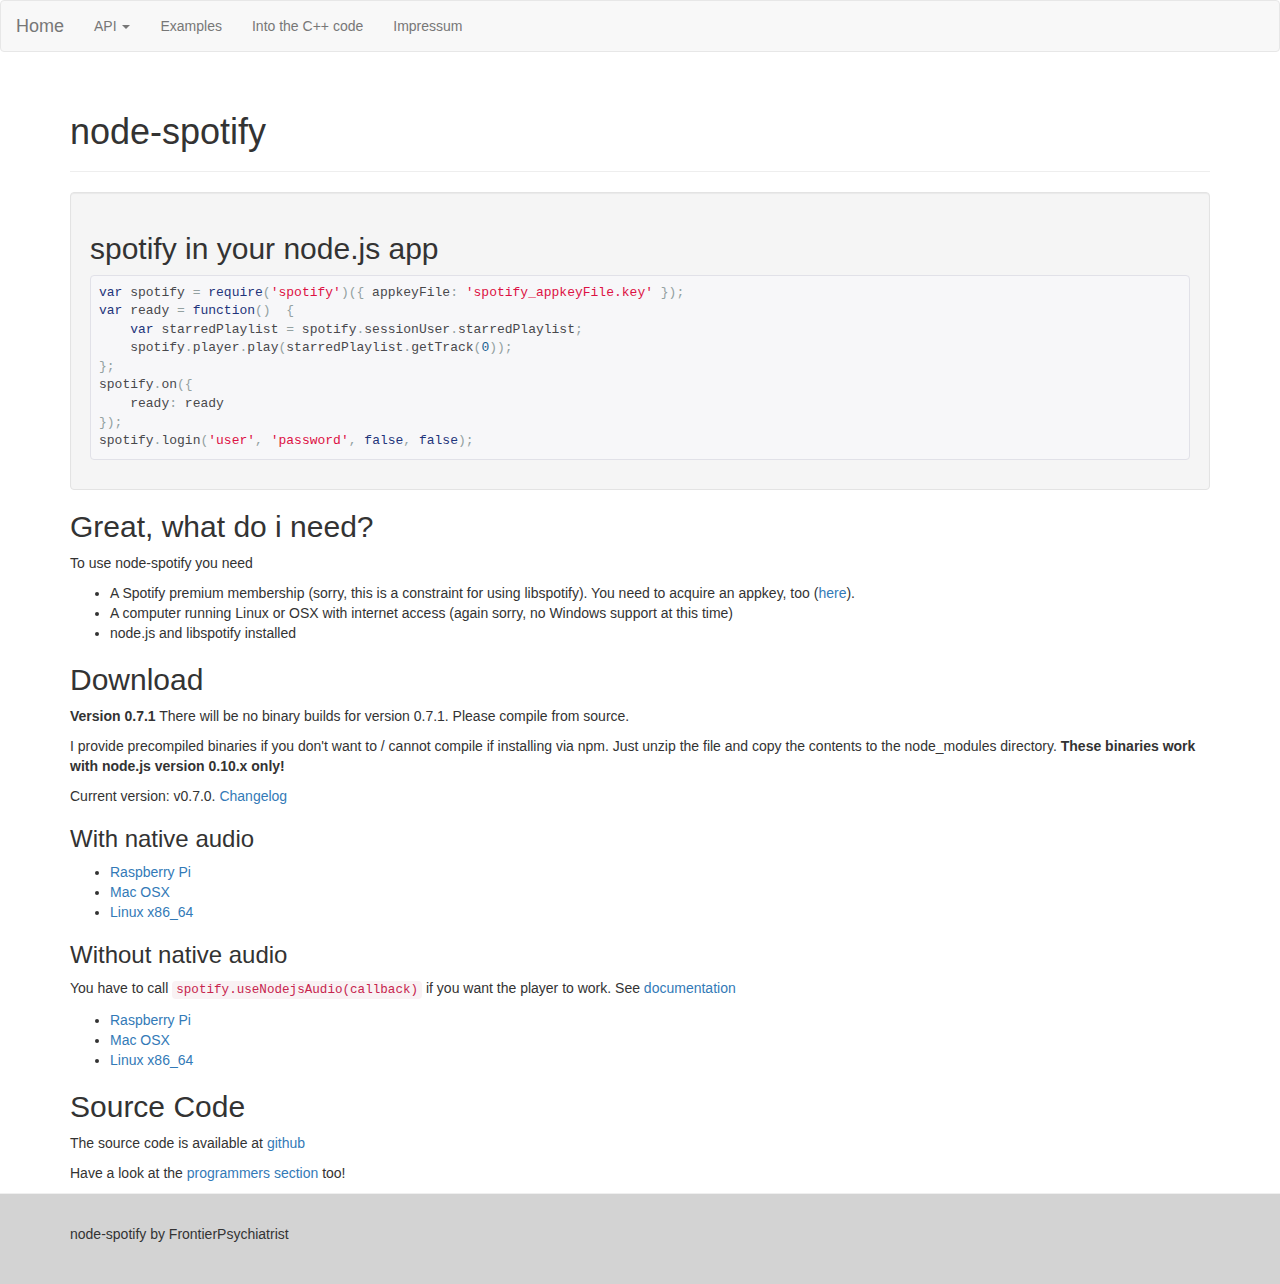
<file: index.html>
<!DOCTYPE html><html><head><link rel="stylesheet" href="css/bootstrap.min.css" media="screen" type="text/css"><link rel="stylesheet" href="css/main.css" media="screen" type="text/css"><script type="text/javascript" src="js/jquery.min.js"></script><script type="text/javascript" src="js/bootstrap.min.js"></script><meta name="viewport" content="width=device-width, initial-scale=1.0"><meta http-equiv="Content-Type" content="text/html" charset="utf-8"><title>node-spotify: home</title><script type="text/javascript" src="js/jquery.min.js"></script><script type="text/javascript" src="js/prettify.js"></script><link rel="stylesheet" href="css/prettify.css" type="text/css"></head><body data-spy="scroll" data-target=".sidebar"><div class="navbar navbar-default"><div class="navbar-header"><a href="index.html" class="navbar-brand">Home</a></div><div class="collapse navbar-collapse"><ul class="nav navbar-nav"><li class="dropdown"><a href="#" data-toggle="dropdown" role="button" class="dropdown-toggle">API <span class="caret"></span></a><ul role="menu" class="dropdown-menu"><li><a href="api.html">current (0.7.1)</a></li><li><a href="api/0.7.0/api.html">0.7.0</a></li><li><a href="api/0.6.0/api.html">0.6.0</a></li><li><a href="api/0.5.4/api.html">0.5.4</a></li><li><a href="api/0.5.2/api.html">0.5.2</a></li><li><a href="api/0.5.1/api.html">0.5.1</a></li><li><a href="api/0.5.0/api.html">0.5.0</a></li><li><a href="api/0.4.1/api.html">0.4.1</a></li></ul></li><li><a href="example.html">Examples</a></li><li><a href="programmers.html">Into the C++ code</a></li><li><a href="impressum.html">Impressum</a></li></ul><!--a(href='demo/index.html').btn.btn-success.pull-right Try it!--></div></div><div class="container"><div class="page-header"><h1>node-spotify</h1></div><div class="well"><h2>spotify in your node.js app</h2><pre class="prettyprint">var spotify = require('spotify')({ appkeyFile: 'spotify_appkeyFile.key' });
var ready = function()  {
    var starredPlaylist = spotify.sessionUser.starredPlaylist;
    spotify.player.play(starredPlaylist.getTrack(0));
};
spotify.on({
    ready: ready
});
spotify.login('user', 'password', false, false);</pre></div><h2>Great, what do i need?</h2><p>To use node-spotify you need<ul><li>A Spotify premium membership (sorry, this is a constraint for using libspotify). You need to acquire an
appkey, too (<a href="https://developer.spotify.com/technologies/libspotify/#application-keys">here</a>).</li><li>A computer running Linux or OSX with internet access (again sorry, no Windows support at this time)</li><li>node.js and libspotify installed</li></ul></p><h2>Download</h2><p><b>Version 0.7.1</b> There will be no binary builds for version 0.7.1. Please compile from source.</p><p>I provide precompiled binaries if you don't want to / cannot compile if installing via npm. Just unzip the file and copy
the contents to the node_modules directory. <b>These binaries work with node.js version 0.10.x only!</b></p><p>Current version: v0.7.0. <a href="https://raw.githubusercontent.com/FrontierPsychiatrist/node-spotify/master/CHANGELOG.txt">Changelog</a></p><h3>With native audio</h3><ul><li><a href="/builds/0.7.0/node-spotify-0.7.0-linux-arm6hf.zip">Raspberry Pi</a></li><li><a href="/builds/0.7.0/node-spotify-0.7.0-OSX.zip">Mac OSX</a></li><li><a href="/builds/0.7.0/node-spotify-0.7.0-linux.zip">Linux x86_64</a></li></ul><h3>Without native audio</h3><p>You have to call <code>spotify.useNodejsAudio(callback)</code> if you want the player to work. See <a href="api.html#audio-handlers">documentation</a></p><ul><li><a href="/builds/0.7.0/node-spotify-0.7.0-linux-arm6hf_wo_native.zip">Raspberry Pi</a></li><li><a href="/builds/0.7.0/node-spotify-0.7.0-OSX_wo_native.zip">Mac OSX</a></li><li><a href="/builds/0.7.0/node-spotify-0.7.0-linux_wo_native.zip">Linux x86_64</a></li></ul><h2>Source Code</h2><p>The source code is available at
<a href="https://github.com/FrontierPsychiatrist/node-spotify" target="_blank">github</a></p><p>Have a look at the <a href="programmers.html">programmers section</a> too!</p><script>!function($) {$(function() {window.prettyPrint && prettyPrint()})}(window.jQuery)</script></div><footer class="footer"><div class="container"><p>node-spotify by FrontierPsychiatrist</p></div></footer></body></html>
</file>
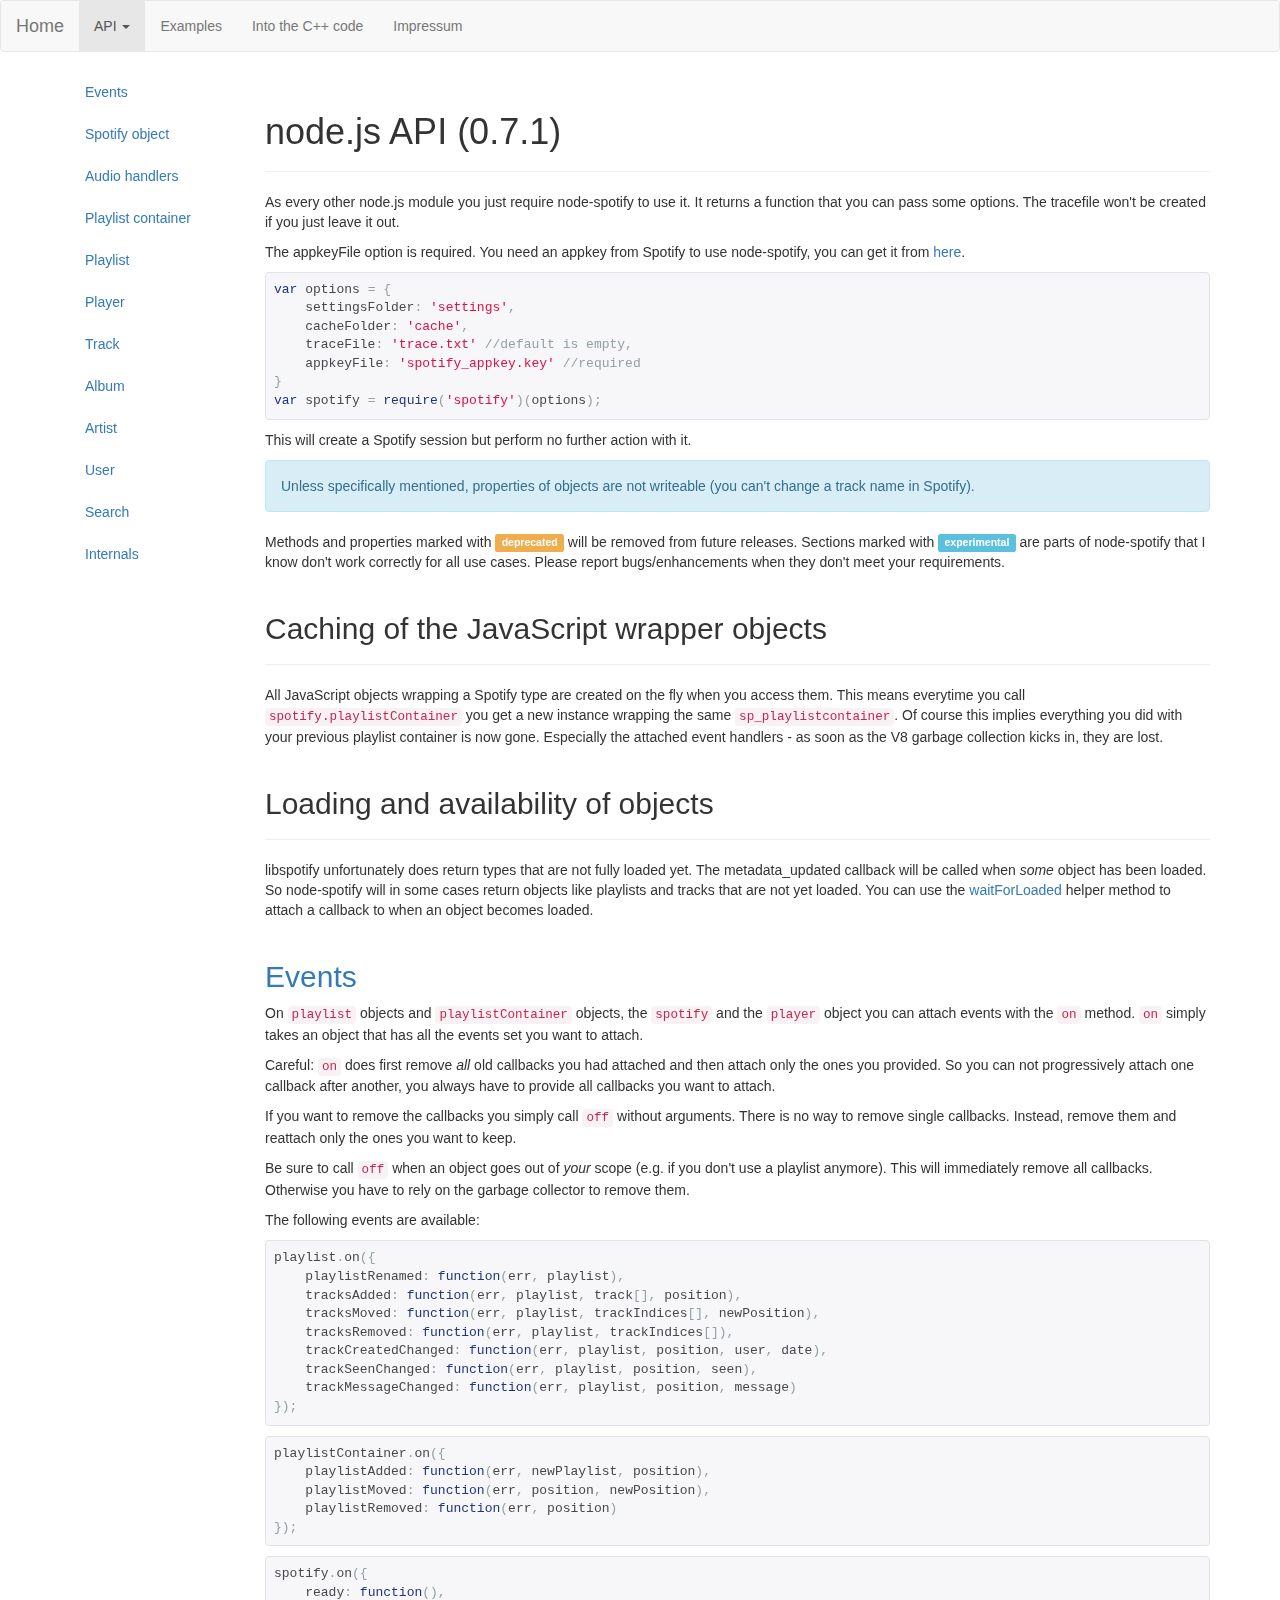
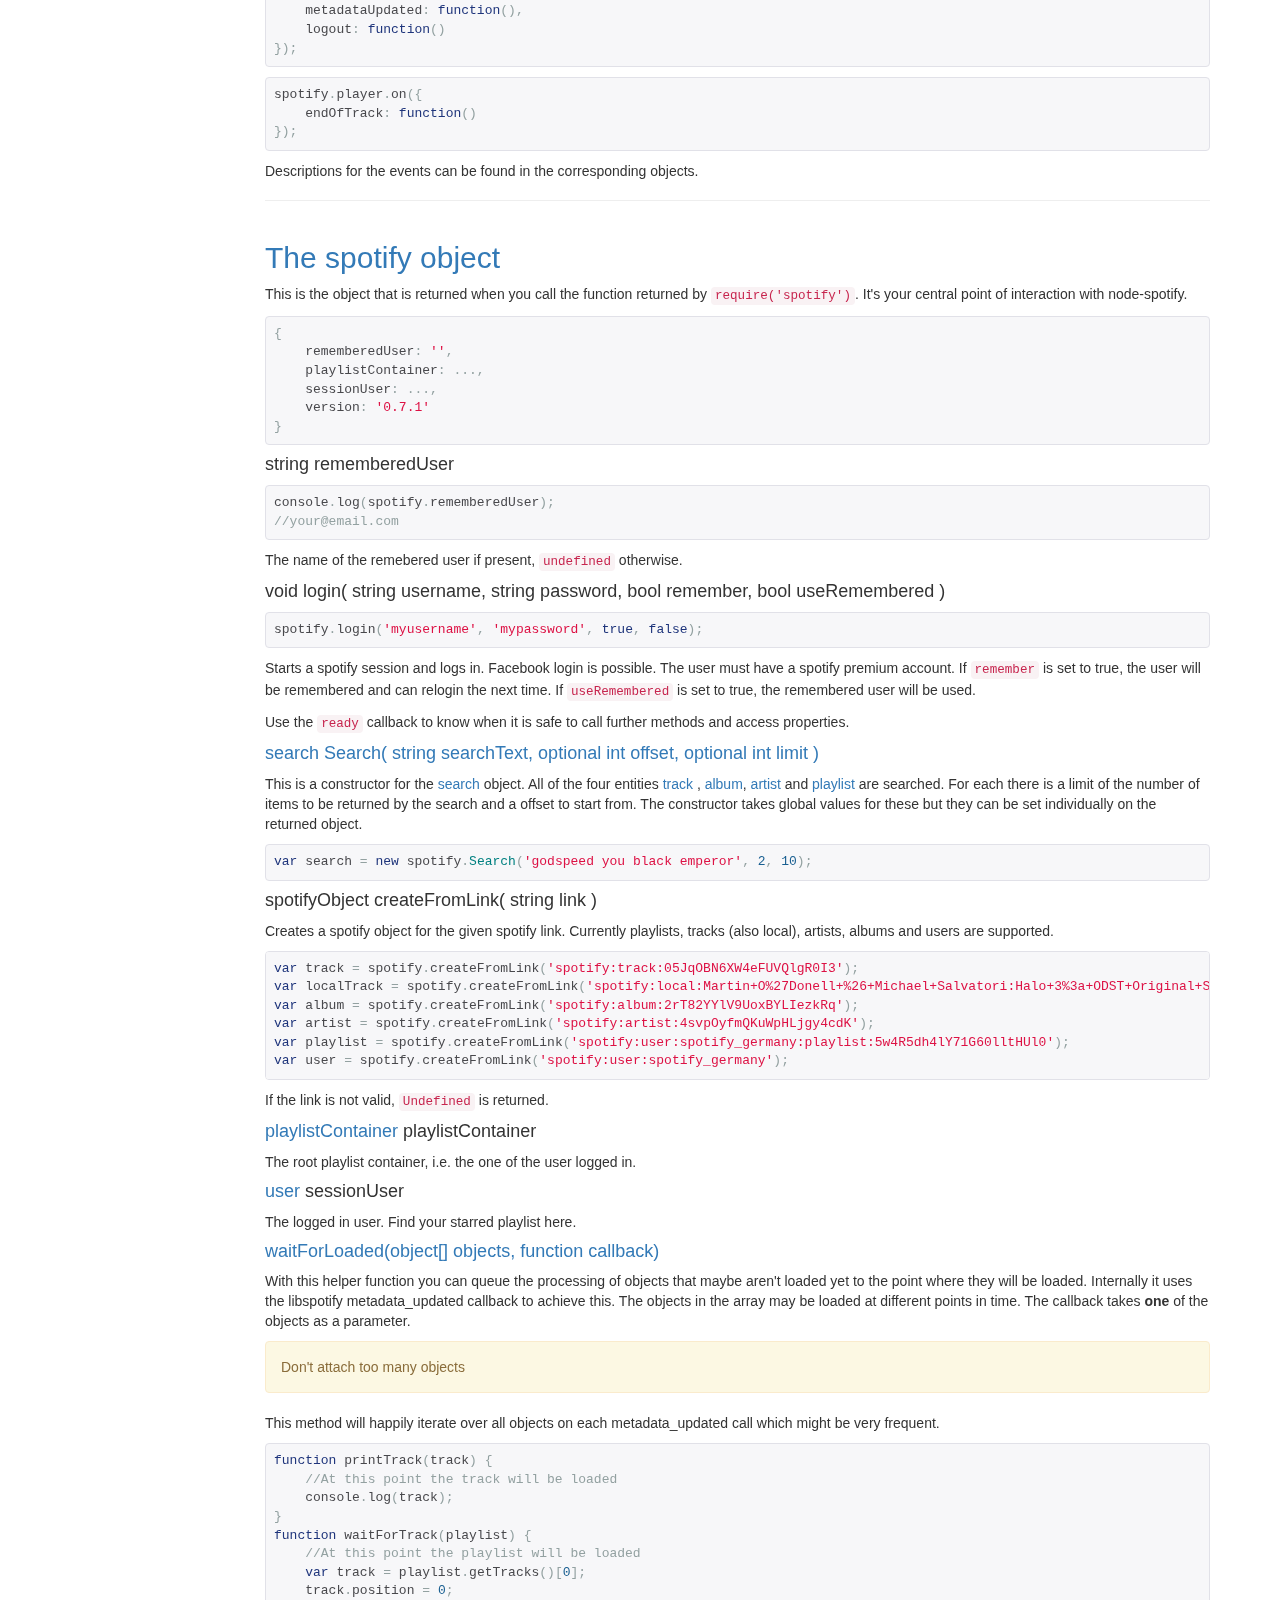
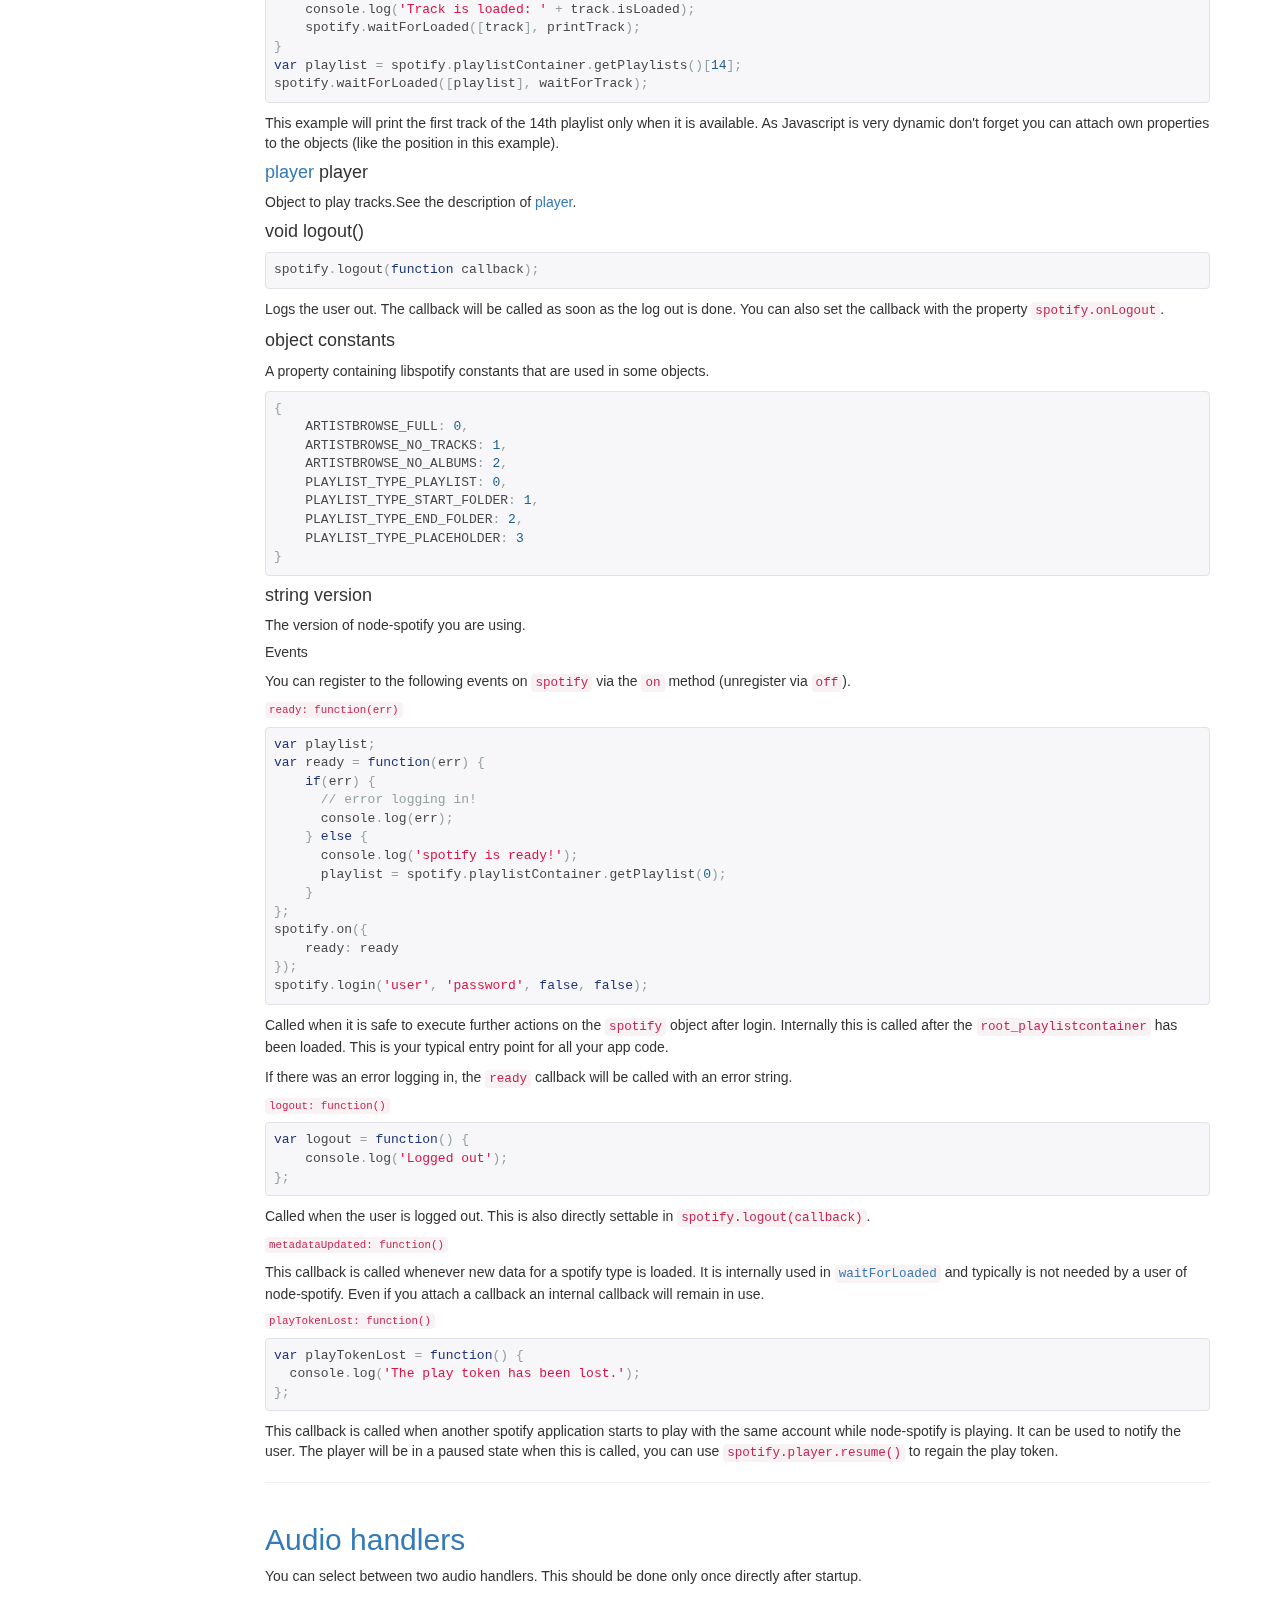
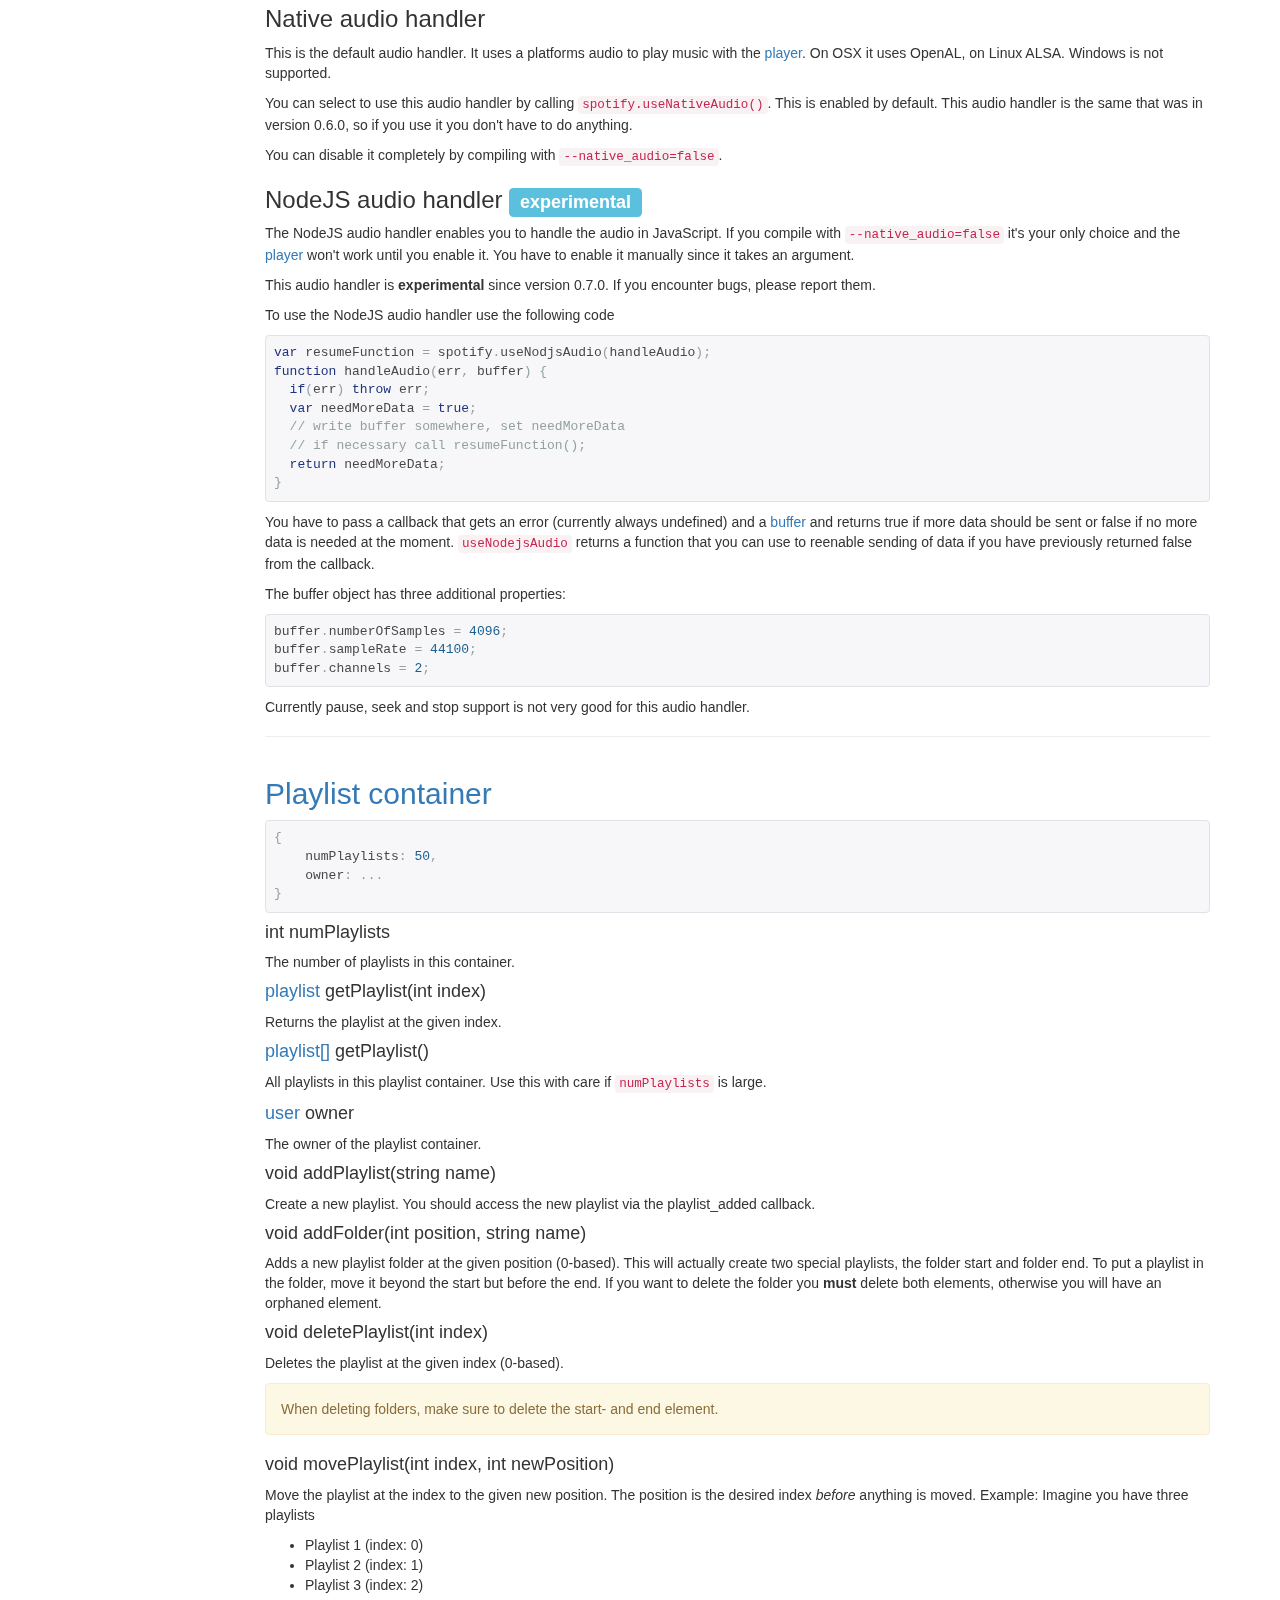
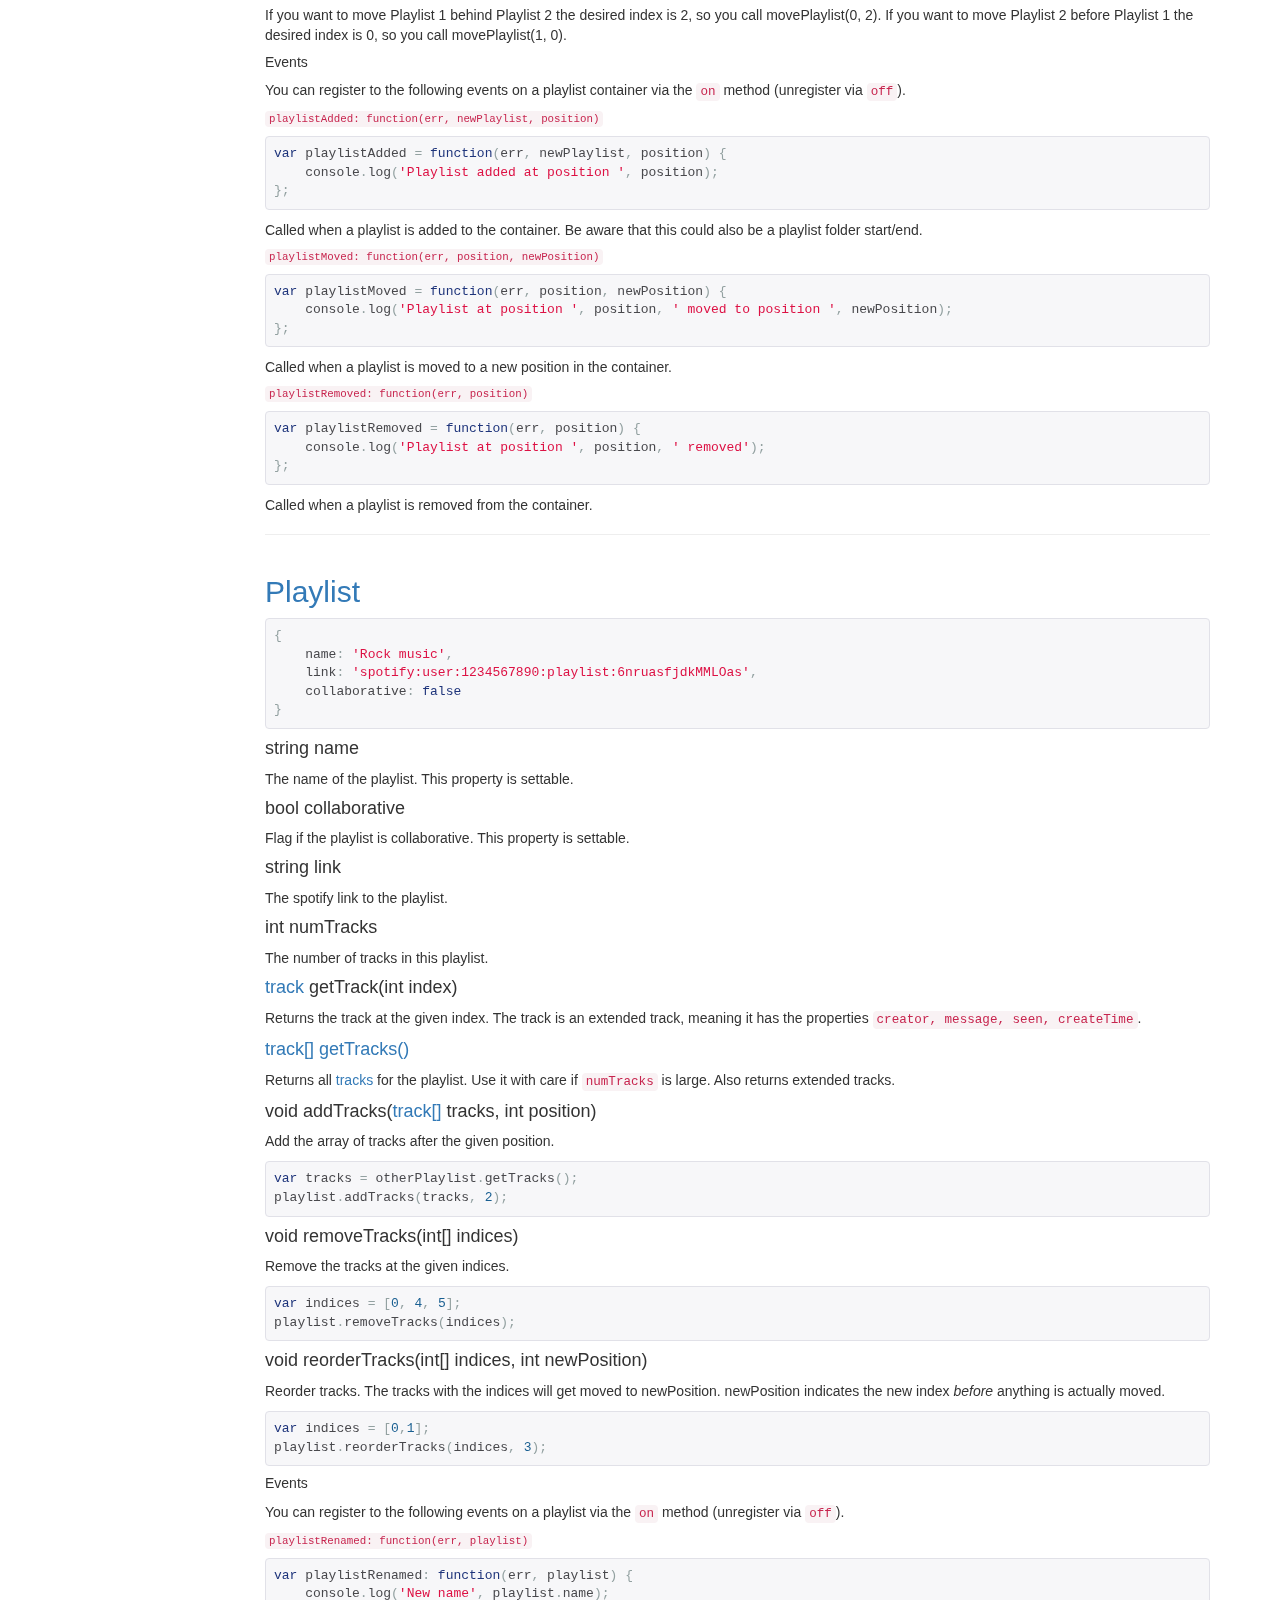
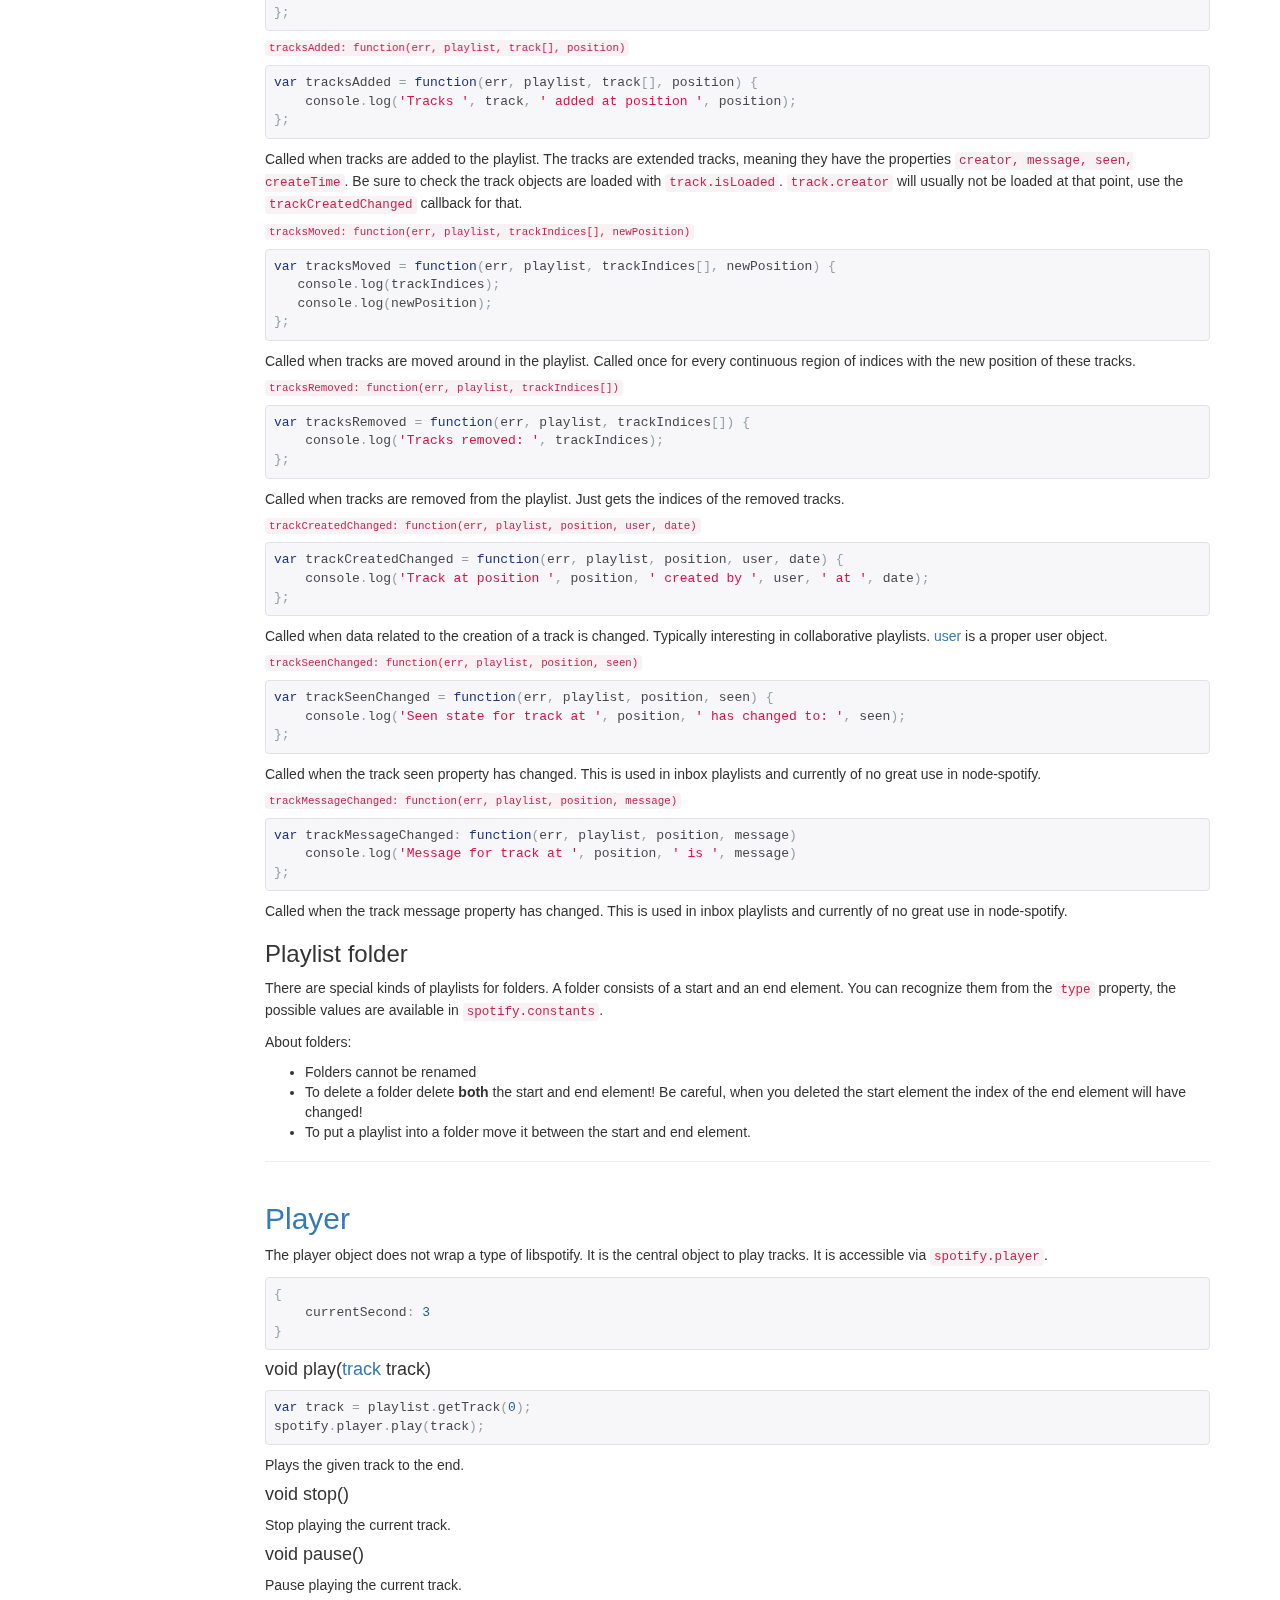
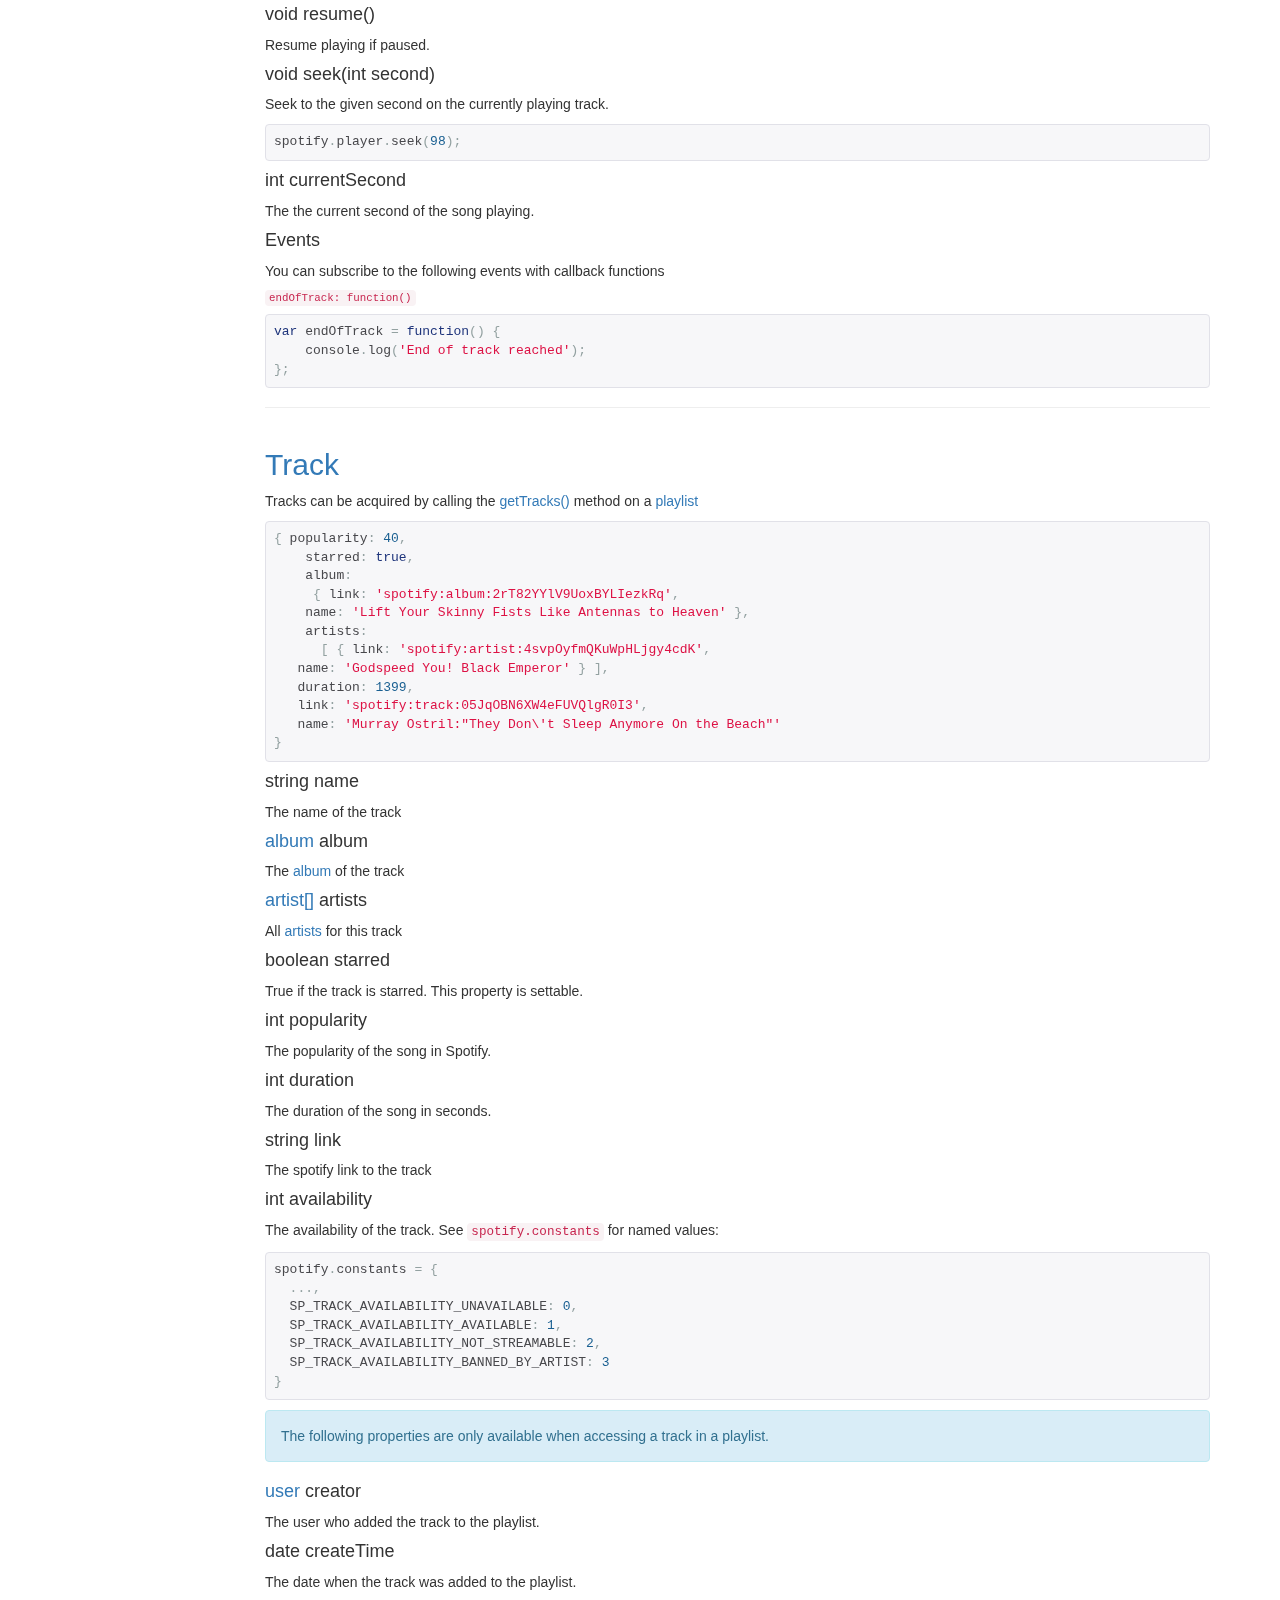
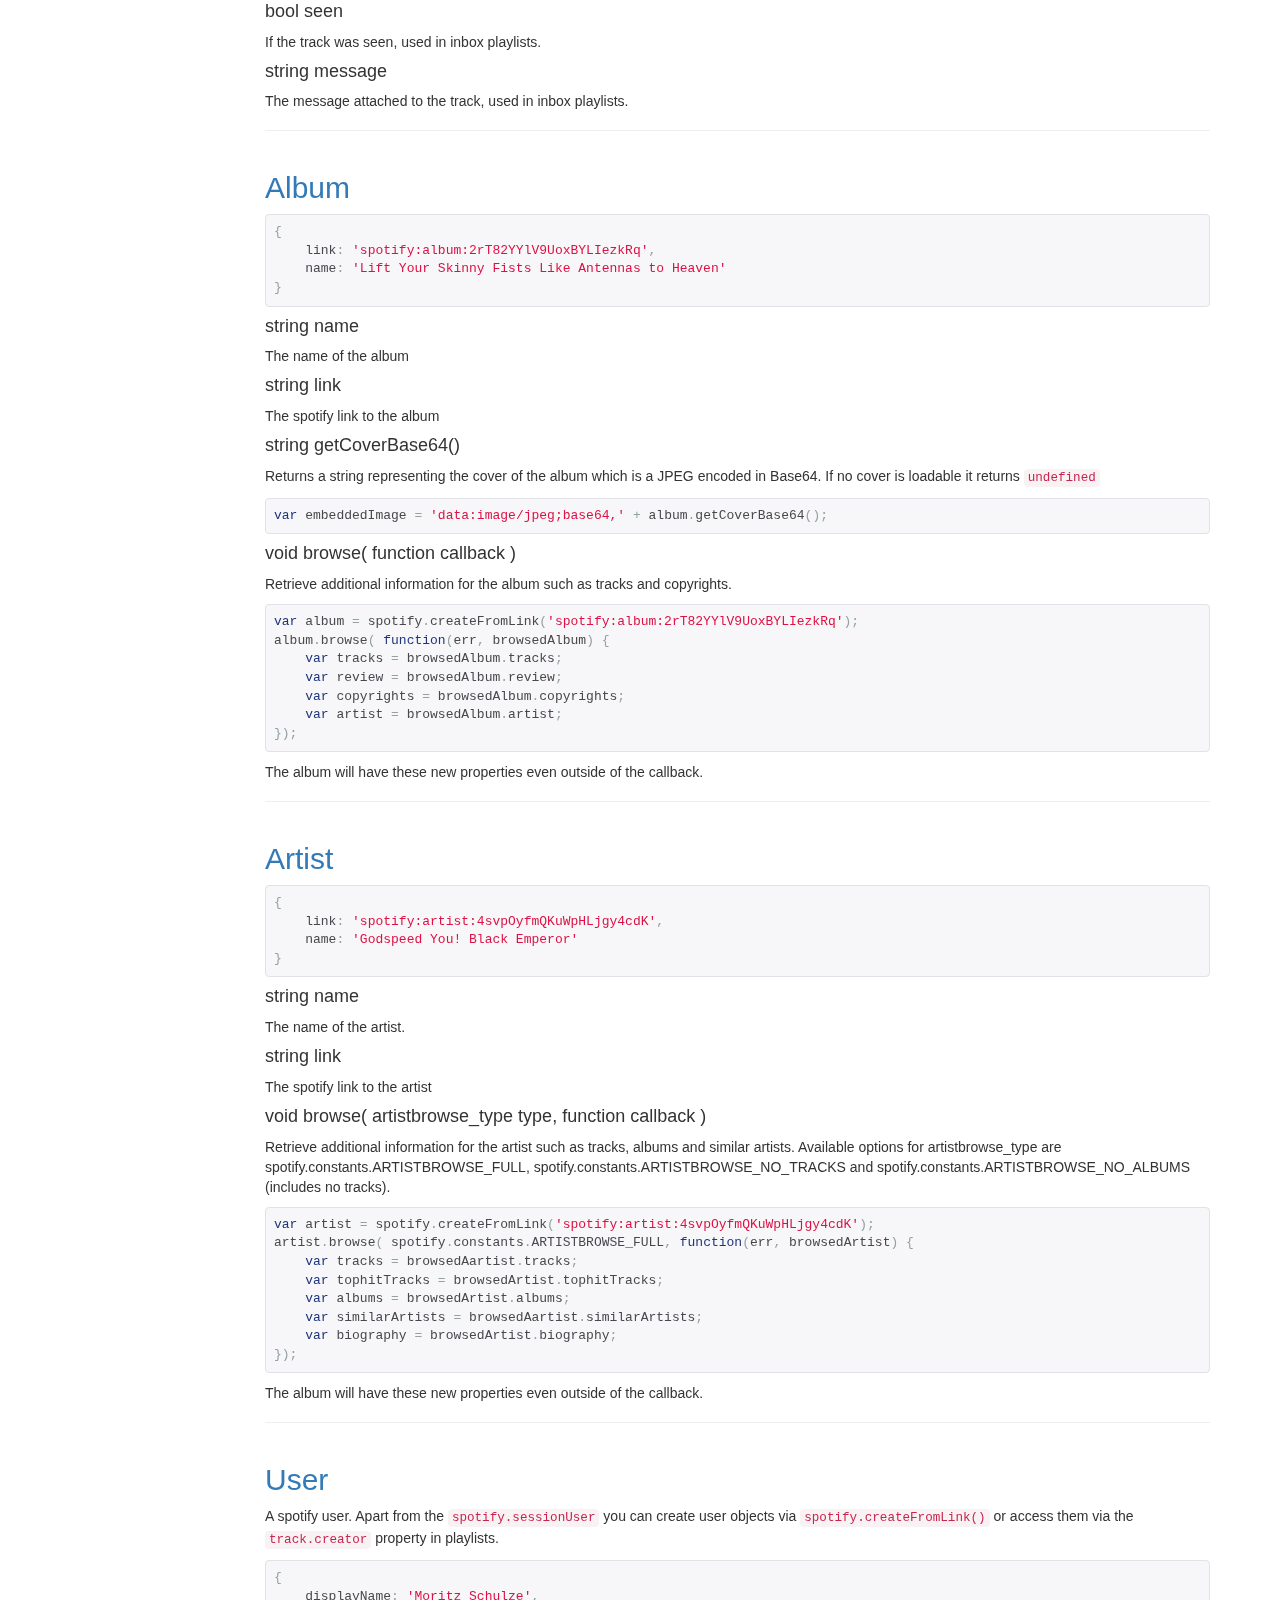
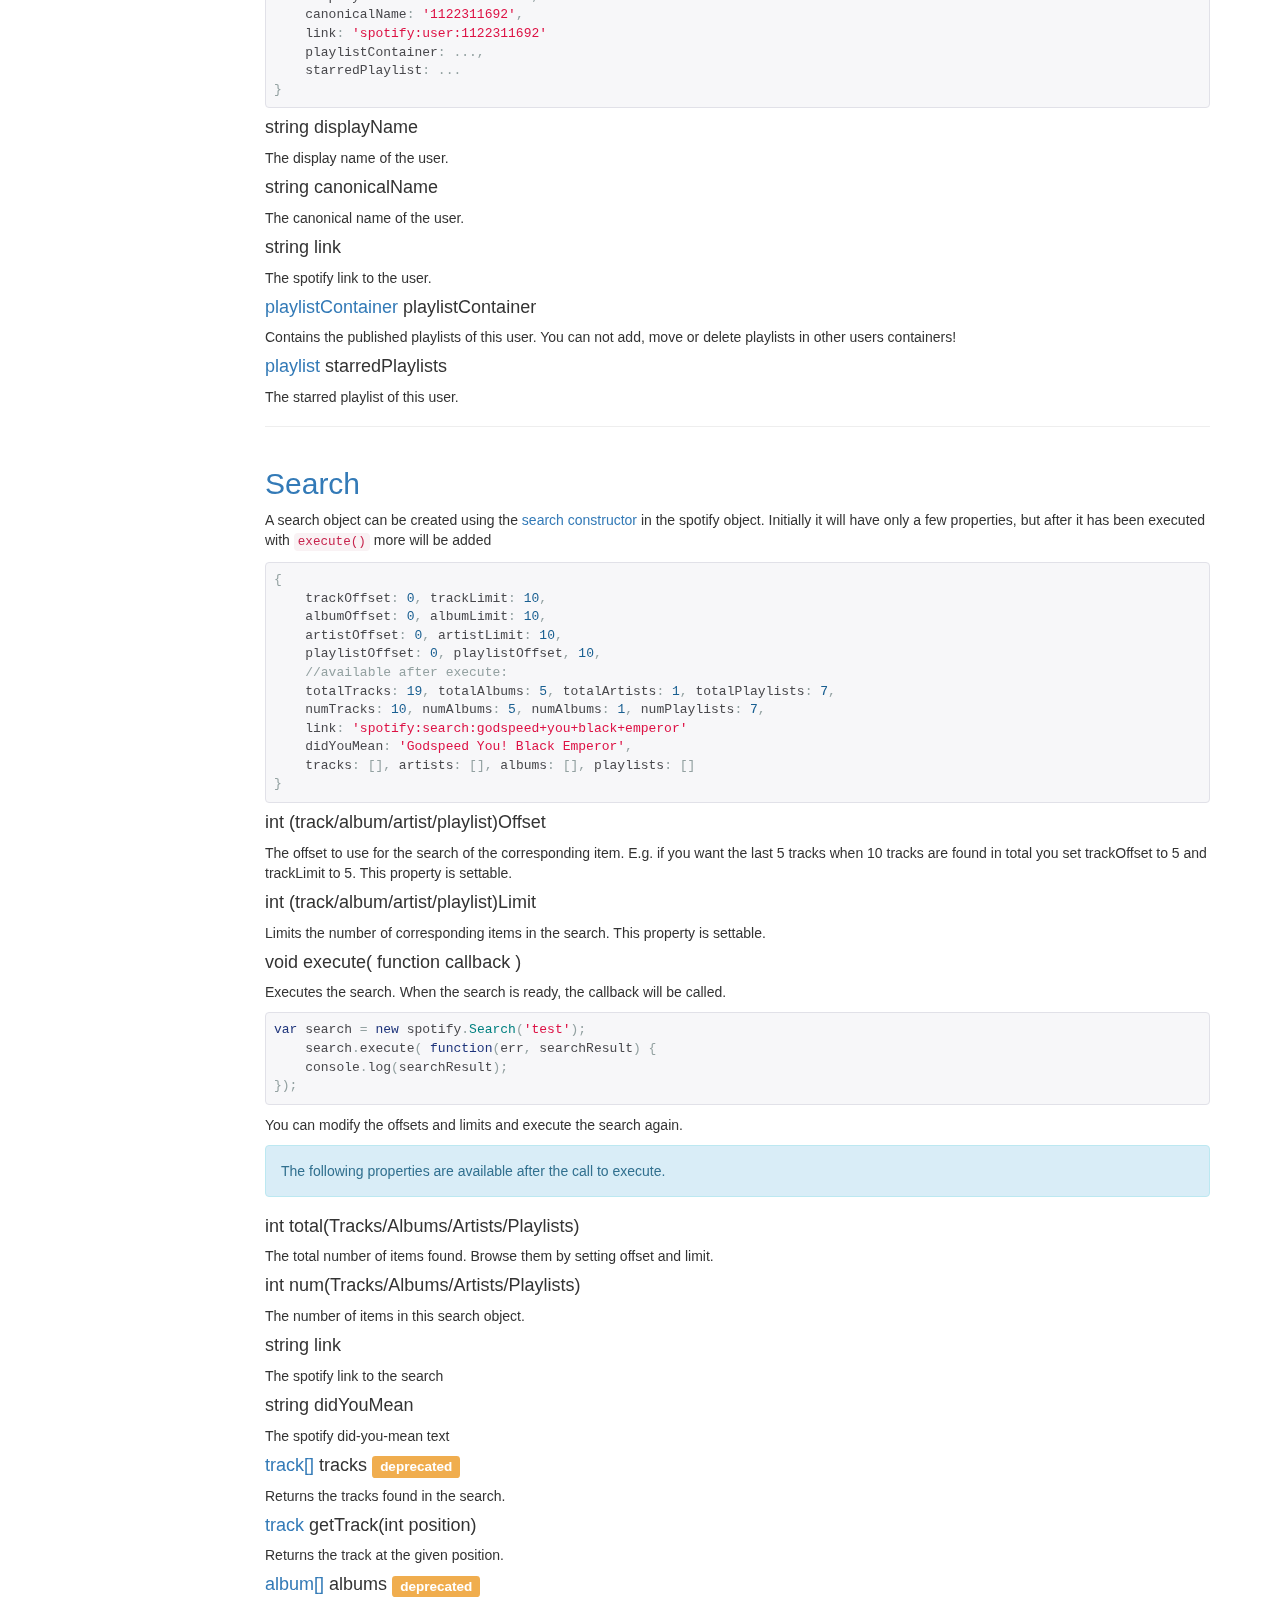
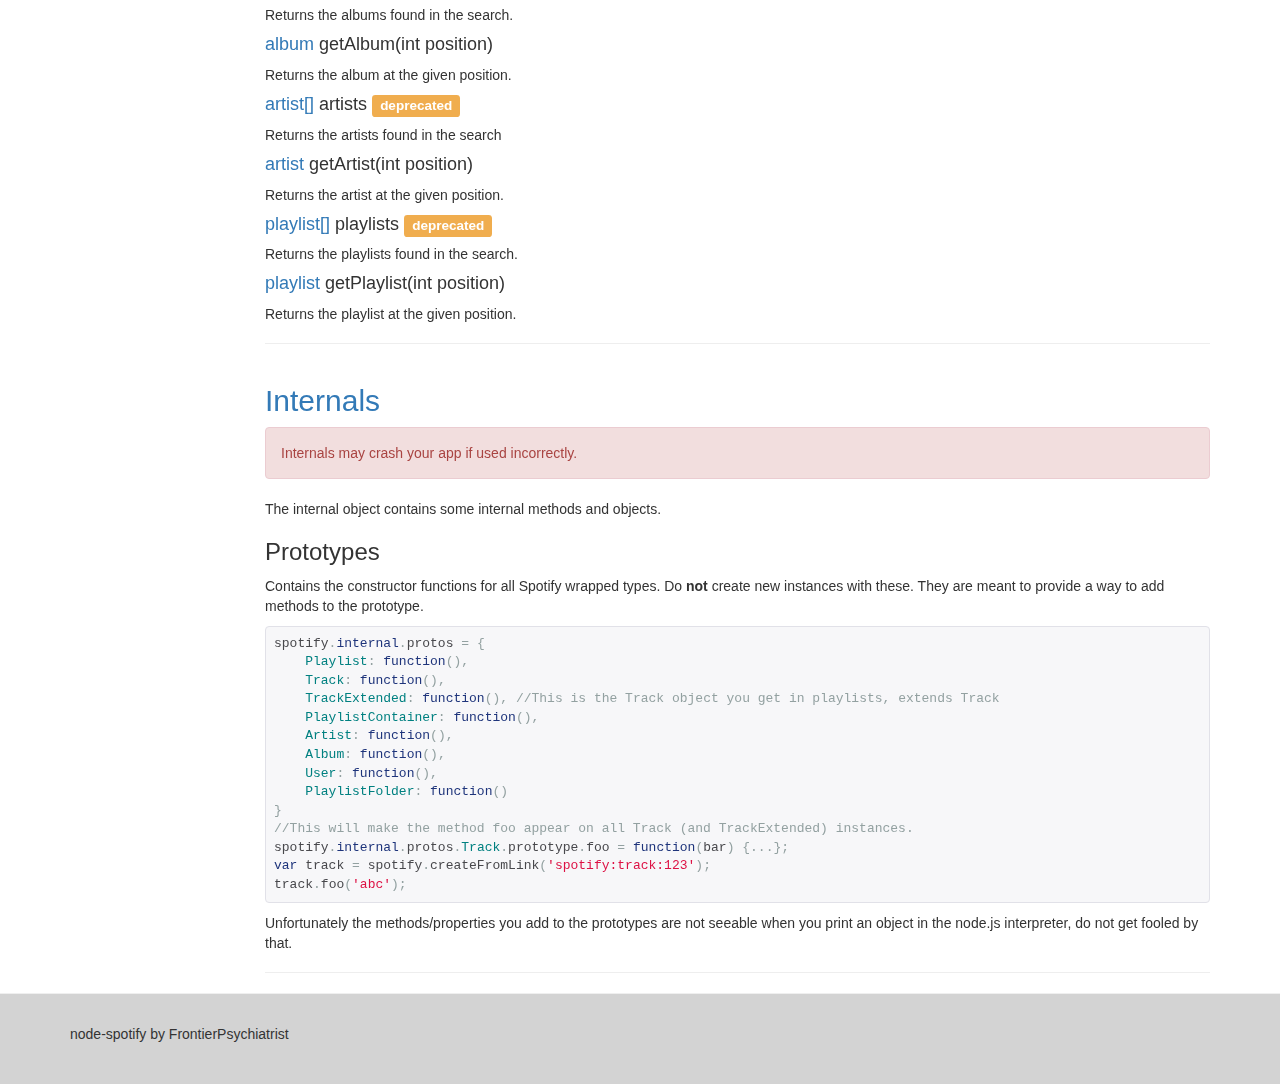
<file: api.html>
<!DOCTYPE html><html><head><link rel="stylesheet" href="css/bootstrap.min.css" media="screen" type="text/css"><link rel="stylesheet" href="css/main.css" media="screen" type="text/css"><script type="text/javascript" src="js/jquery.min.js"></script><script type="text/javascript" src="js/bootstrap.min.js"></script><meta name="viewport" content="width=device-width, initial-scale=1.0"><meta http-equiv="Content-Type" content="text/html" charset="utf-8"><title>node-spotify: api</title><script type="text/javascript" src="js/prettify.js"></script><link rel="stylesheet" href="css/prettify.css" type="text/css"></head><body data-spy="scroll" data-target=".sidebar"><div class="navbar navbar-default"><div class="navbar-header"><a href="index.html" class="navbar-brand">Home</a></div><div class="collapse navbar-collapse"><ul class="nav navbar-nav"><li class="active dropdown"><a href="#" data-toggle="dropdown" role="button" class="dropdown-toggle">API <span class="caret"></span></a><ul role="menu" class="dropdown-menu"><li><a href="api.html">current (0.7.1)</a></li><li><a href="api/0.7.0/api.html">0.7.0</a></li><li><a href="api/0.6.0/api.html">0.6.0</a></li><li><a href="api/0.5.4/api.html">0.5.4</a></li><li><a href="api/0.5.2/api.html">0.5.2</a></li><li><a href="api/0.5.1/api.html">0.5.1</a></li><li><a href="api/0.5.0/api.html">0.5.0</a></li><li><a href="api/0.4.1/api.html">0.4.1</a></li></ul></li><li><a href="example.html">Examples</a></li><li><a href="programmers.html">Into the C++ code</a></li><li><a href="impressum.html">Impressum</a></li></ul><!--a(href='demo/index.html').btn.btn-success.pull-right Try it!--></div></div><div class="container"><div class="row"><div class="col-lg-2"><div class="sidebar"><ul class="nav nav-pills nav-stacked affix"><li><a href="#events">Events</a></li><li><a href="#spotify">Spotify object</a></li><li><a href="#audio-handlers">Audio handlers</a></li><li><a href="#playlistContainer">Playlist container</a></li><li><a href="#playlist">Playlist</a></li><li><a href="#player">Player</a></li><li><a href="#track">Track</a></li><li><a href="#album">Album</a></li><li><a href="#artist">Artist</a></li><li><a href="#user">User</a></li><li><a href="#search">Search</a></li><li><a href="#internal">Internals</a></li></ul></div></div><div class="col-lg-10"><div class="page-header"><h1>node.js API (0.7.1)</h1></div><p>As every other node.js module you just require node-spotify to use it. It returns a function that you can pass
some options. The tracefile won't be created if you just leave it out.</p><p>The appkeyFile option is required. You need an appkey from Spotify to use node-spotify, you can get it from
<a href="https://developer.spotify.com/technologies/libspotify/#application-keys">here</a>.</p><pre class="prettyprint">var options = {
    settingsFolder: 'settings',
    cacheFolder: 'cache',
    traceFile: 'trace.txt' //default is empty,
    appkeyFile: 'spotify_appkey.key' //required
}
var spotify = require('spotify')(options);</pre><p>This will create a Spotify session but perform no further action with it.</p><div class="alert alert-info">Unless specifically mentioned, properties of objects are not writeable (you can't change a track name in Spotify).</div><p>Methods and properties marked with <span class="label label-warning">deprecated</span> will be removed from future releases.
Sections marked with <span class="label label-info">experimental</span> are parts of node-spotify that I know
don't work correctly for all use cases. Please report bugs/enhancements when they don't meet your requirements.</p><div class="page-header"><h2>Caching of the JavaScript wrapper objects</h2></div><p>All JavaScript objects wrapping a Spotify type are created on the fly when you access them. This means everytime you call <code>spotify.playlistContainer</code>
you get a new instance wrapping the same <code>sp_playlistcontainer</code>. Of course this implies everything you did with your previous playlist container is
now gone. Especially the attached event handlers - as soon as the V8 garbage collection kicks in, they are lost.</p><div class="page-header"><h2>Loading and availability of objects</h2></div><p>libspotify unfortunately does return types that are not fully loaded yet. The metadata_updated callback will be called when <i>some</i> object has been loaded. So node-spotify
will in some cases return objects like playlists and tracks that are not yet loaded. You can use the <a href="#waitForLoaded">waitForLoaded</a> helper method to attach a callback
to when an object becomes loaded.</p><div class="page-header"><h2><a id="events">Events</a></h2><p>On <code>playlist</code> objects and <code>playlistContainer</code> objects, the <code>spotify</code> and the <code>player</code> object
you can attach events with the <code>on</code> method. <code>on</code> simply
takes an object that has all the events set you want to attach.</p><p>Careful: <code>on</code> does first remove <i>all</i> old callbacks you had attached and then attach only the ones you provided. So you can not progressively
attach one callback after another, you always have to provide all callbacks you want to attach.</p><p>If you want to remove the callbacks you simply call <code>off</code> without arguments. There is no way to remove single callbacks. Instead,
remove them and reattach only the ones you want to keep.</p><p>Be sure to call <code>off</code> when an object goes out of <i>your</i> scope (e.g. if you don't use a playlist anymore). This will immediately remove all
callbacks. Otherwise you have to rely on the garbage collector to remove them.</p><p>The following events are available:</p><pre class="prettyprint">playlist.on({
    playlistRenamed: function(err, playlist),
    tracksAdded: function(err, playlist, track[], position),
    tracksMoved: function(err, playlist, trackIndices[], newPosition),
    tracksRemoved: function(err, playlist, trackIndices[]),
    trackCreatedChanged: function(err, playlist, position, user, date),
    trackSeenChanged: function(err, playlist, position, seen),
    trackMessageChanged: function(err, playlist, position, message)
});</pre><pre class="prettyprint">playlistContainer.on({
    playlistAdded: function(err, newPlaylist, position),
    playlistMoved: function(err, position, newPosition),
    playlistRemoved: function(err, position)
});</pre><pre class="prettyprint">spotify.on({
    ready: function(),
    metadataUpdated: function(),
    logout: function()
});</pre><pre class="prettyprint">spotify.player.on({
    endOfTrack: function()
});</pre><p>Descriptions for the events can be found in the corresponding objects.</p></div><div class="page-header"><h2><a id="spotify">The spotify object</a></h2><p>This is the object that is returned when you call the function returned by <code>require('spotify')</code>. It's your central point
of interaction with node-spotify.</p><pre class="prettyprint">{
    rememberedUser: '',
    playlistContainer: ...,
    sessionUser: ...,
    version: '0.7.1'
}</pre><h4>string rememberedUser</h4><pre class="prettyprint">console.log(spotify.rememberedUser);
//your@email.com</pre><p>The name of the remebered user if present, <code>undefined</code> otherwise.</p><h4>void login( string username, string password, bool remember, bool useRemembered )</h4><pre class="prettyprint">spotify.login('myusername', 'mypassword', true, false);</pre><p>Starts a spotify session and logs in. Facebook login is possible. The user must have a spotify premium account.
If <code>remember</code> is set to true, the user will be remembered and can relogin the next time. If
<code>useRemembered</code> is set to true, the remembered user will be used.</p><p>Use the <code>ready</code> callback to know when it is safe to call further methods and access properties.</p><h4><a id="searchCtor">search Search( string searchText, optional int offset, optional int limit )</a></h4><p>This is a constructor for the <a href="#search">search</a> object. All of the four entities <a href="#track">track</a>
, <a href="#album">album</a>, <a href="#artist">artist</a> and <a href="#playlist">playlist</a> are searched. For each
there is a limit of the number of items to be returned by the search and a offset to start from. The constructor takes
global values for these but they can be set individually on the returned object.</p><pre class="prettyprint">var search = new spotify.Search('godspeed you black emperor', 2, 10);</pre><h4>spotifyObject createFromLink( string link )</h4><p>Creates a spotify object for the given spotify link. Currently playlists, tracks (also local), artists, albums and users are supported.</p><pre class="prettyprint">var track = spotify.createFromLink('spotify:track:05JqOBN6XW4eFUVQlgR0I3');
var localTrack = spotify.createFromLink('spotify:local:Martin+O%27Donell+%26+Michael+Salvatori:Halo+3%3a+ODST+Original+Soundtrack:Overture:338');
var album = spotify.createFromLink('spotify:album:2rT82YYlV9UoxBYLIezkRq');
var artist = spotify.createFromLink('spotify:artist:4svpOyfmQKuWpHLjgy4cdK');
var playlist = spotify.createFromLink('spotify:user:spotify_germany:playlist:5w4R5dh4lY71G60lltHUl0');
var user = spotify.createFromLink('spotify:user:spotify_germany');</pre><p>If the link is not valid, <code>Undefined</code> is returned.</p><h4><a href="#playlistContainer">playlistContainer</a> playlistContainer</h4><p>The root playlist container, i.e. the one of the user logged in.</p><h4><a href='#user'>user</a> sessionUser</h4><p>The logged in user. Find your starred playlist here.</p><h4><a id="waitForLoaded">waitForLoaded(object[] objects, function callback)</a></h4><p>With this helper function you can queue the processing of objects that maybe aren't loaded yet to the point where they will be loaded. Internally it uses the
libspotify metadata_updated callback to achieve this. The objects in the array may be loaded at different points in time. The callback takes <b>one</b> of the objects
as a parameter.</p><div class="alert alert-warning">Don't attach too many objects</div><p>This method will happily iterate over all objects on each metadata_updated call which might be very frequent.</p><pre class="prettyprint">function printTrack(track) {
    //At this point the track will be loaded
    console.log(track);
}
function waitForTrack(playlist) {
    //At this point the playlist will be loaded
    var track = playlist.getTracks()[0];
    track.position = 0;
    console.log('Track is loaded: ' + track.isLoaded);
    spotify.waitForLoaded([track], printTrack);
}
var playlist = spotify.playlistContainer.getPlaylists()[14];
spotify.waitForLoaded([playlist], waitForTrack);</pre><p>This example will print the first track of the 14th playlist only when it is available. As Javascript is very dynamic don't forget you can attach own properties to the objects
(like the position in this example).</p><h4><a href="#player">player</a> player</h4><p>Object to play tracks.See the description of <a href="#player">player</a>.</p><h4>void logout()</h4><pre class="prettyprint">spotify.logout(function callback);</pre><p>Logs the user out. The callback will be called as soon as the log out is done. You can also set the callback with the property <code>spotify.onLogout</code>.</p><h4>object constants</h4><p>A property containing libspotify constants that are used in some objects.</p><pre class="prettyprint">{
    ARTISTBROWSE_FULL: 0,
    ARTISTBROWSE_NO_TRACKS: 1,
    ARTISTBROWSE_NO_ALBUMS: 2,
    PLAYLIST_TYPE_PLAYLIST: 0,
    PLAYLIST_TYPE_START_FOLDER: 1,
    PLAYLIST_TYPE_END_FOLDER: 2,
    PLAYLIST_TYPE_PLACEHOLDER: 3
}</pre><h4>string version</h4><p>The version of node-spotify you are using.</p><h5>Events</h5><p>You can register to the following events on <code>spotify</code> via the <code>on</code> method (unregister via <code>off</code>).<h6><code>ready: function(err)</code></h6><pre class="prettyprint">var playlist;
var ready = function(err) {
    if(err) {
      // error logging in!
      console.log(err);
    } else {
      console.log('spotify is ready!');
      playlist = spotify.playlistContainer.getPlaylist(0);
    }
};
spotify.on({
    ready: ready
});
spotify.login('user', 'password', false, false);</pre><p>Called when it is safe to execute further actions on the <code>spotify</code> object after login. Internally this is called after the
<code>root_playlistcontainer</code> has been loaded. This is your typical entry point for all your app code.</p><p>If there was an error logging in, the <code>ready</code> callback will be called with an error string.</p><h6><code>logout: function()</code></h6><pre class="prettyprint">var logout = function() {
    console.log('Logged out');
};</pre><p>Called when the user is logged out. This is also directly settable in <code>spotify.logout(callback)</code>.</p><h6><code>metadataUpdated: function()</code></h6><p>This callback is called whenever new data for a spotify type is loaded. It is internally used in <code><a href='#waitForLoaded'>waitForLoaded</a></code>
and typically is not needed by a user of node-spotify. Even if you attach a callback an internal callback will remain in use.</p><h6><code>playTokenLost: function()</code></h6><pre class="prettyprint">var playTokenLost = function() {
  console.log('The play token has been lost.');
};</pre><p>This callback is called when another spotify application starts to play with the same account while node-spotify is playing.
It can be used to notify the user. The player will be in a paused state when this is called, you can use
<code>spotify.player.resume()</code> to regain the play token.</p></p></div><div class="page-header"><h2><a id="audio-handlers">Audio handlers</a></h2><p>You can select between two audio handlers. This should be done only once directly after startup.</p><h3>Native audio handler</h3><p>This is the default audio handler. It uses a platforms audio to play music with the <a href="#player">player</a>.
On OSX it uses OpenAL, on Linux ALSA. Windows is not supported.</p><p>You can select to use this audio handler by calling <code>spotify.useNativeAudio()</code>. This is enabled by default. This audio
handler is the same that was in version 0.6.0, so if you use it you don't have to do anything.</p><p>You can disable it completely by compiling with <code>--native_audio=false</code>.</p><h3>NodeJS audio handler&nbsp;<span class="label label-info">experimental</span></h3><p>The NodeJS audio handler enables you to handle the audio in JavaScript. If you compile with <code>--native_audio=false</code>
it's your only choice and the <a href="#player">player</a> won't work until you enable it. You have to enable it
manually since it takes an argument.</p><p>This audio handler is <b>experimental</b> since version 0.7.0. If you encounter bugs, please report them.</p><p>To use the NodeJS audio handler use the following code</p><pre class="prettyprint">var resumeFunction = spotify.useNodjsAudio(handleAudio);
function handleAudio(err, buffer) {
  if(err) throw err;
  var needMoreData = true;
  // write buffer somewhere, set needMoreData
  // if necessary call resumeFunction();
  return needMoreData;
}</pre><p>You have to pass a callback that gets an error (currently always undefined) and a <a href="http://nodejs.org/api/buffer.html" target="NEW">buffer</a>
and returns true if more data should be sent or false if no more data is needed at the moment. <code>useNodejsAudio</code> returns a
function that you can use to reenable sending of data if you have previously returned false from the callback.</p><p>The buffer object has three additional properties:</p><pre class="prettyprint">buffer.numberOfSamples = 4096;
buffer.sampleRate = 44100;
buffer.channels = 2;</pre><p>Currently pause, seek and stop support is not very good for this audio handler.</p></div><div class="page-header"><h2><a id="playlistContainer">Playlist container</a></h2><pre class="prettyprint">{
    numPlaylists: 50,
    owner: ...
}</pre><h4>int numPlaylists</h4><p>The number of playlists in this container.</p><h4><a href="#playlist">playlist</a> getPlaylist(int index)</h4><p>Returns the playlist at the given index.</p><h4><a href="#playlist">playlist[]</a> getPlaylist()</h4><p>All playlists in this playlist container. Use this with care if <code>numPlaylists</code> is large.</p><h4><a href='#user'>user</a> owner</h4><p>The owner of the playlist container.</p><h4>void addPlaylist(string name)</h4><p>Create a new playlist. You should access the new playlist via the playlist_added callback.</p><h4>void addFolder(int position, string name)</h4><p>Adds a new playlist folder at the given position (0-based). This will actually create two special playlists, the folder start and folder end. To put a playlist in
the folder, move it beyond the start but before the end. If you want to delete the folder you <b>must</b> delete both elements, otherwise you will have an orphaned element.</p><h4>void deletePlaylist(int index)</h4><p>Deletes the playlist at the given index (0-based).</p><div class="alert alert-warning">When deleting folders, make sure to delete the start- and end element.</div><h4>void movePlaylist(int index, int newPosition)</h4><p>Move the playlist at the index to the given new position. The position is the desired index <i>before</i> anything is moved.
Example: Imagine you have three playlists<ul><li>Playlist 1 (index: 0)</li><li>Playlist 2 (index: 1)</li><li>Playlist 3 (index: 2)</li></ul>If you want to move Playlist 1 behind Playlist 2 the desired index is 2, so you call movePlaylist(0, 2). If you want to move Playlist 2 before Playlist 1 the desired
index is 0, so you call movePlaylist(1, 0).</p><h5>Events</h5><p>You can register to the following events on a playlist container via the <code>on</code> method (unregister via <code>off</code>).<h6><code>playlistAdded: function(err, newPlaylist, position)</code></h6><pre class="prettyprint">var playlistAdded = function(err, newPlaylist, position) {
    console.log('Playlist added at position ', position);
};</pre><p>Called when a playlist is added to the container. Be aware that this could also be a playlist folder start/end.</p><h6><code>playlistMoved: function(err, position, newPosition)</code></h6><pre class="prettyprint">var playlistMoved = function(err, position, newPosition) {
    console.log('Playlist at position ', position, ' moved to position ', newPosition);
};</pre><p>Called when a playlist is moved to a new position in the container.</p><h6><code>playlistRemoved: function(err, position)</code></h6><pre class="prettyprint">var playlistRemoved = function(err, position) {
    console.log('Playlist at position ', position, ' removed');
};</pre><p>Called when a playlist is removed from the container.</p></p></div><div class="page-header"><h2><a id="playlist">Playlist</a></h2><pre class="prettyprint">{
    name: 'Rock music',
    link: 'spotify:user:1234567890:playlist:6nruasfjdkMMLOas',
    collaborative: false
}</pre><h4>string name</h4><p>The name of the playlist. This property is settable.</p><h4>bool collaborative</h4><p>Flag if the playlist is collaborative. This property is settable.</p><h4>string link</h4><p>The spotify link to the playlist.</p><h4>int numTracks</h4><p>The number of tracks in this playlist.</p><h4><a href="#track">track</a> getTrack(int index)</h4><p>Returns the track at the given index. The track is an extended track, meaning it has the properties <code>creator, message, seen, createTime</code>.</p><h4><a id="getTracks">track[] getTracks()</a></h4><p>Returns all <a href="#track">tracks</a> for the playlist. Use it with care if <code>numTracks</code> is large. Also returns extended tracks.</p><h4>void addTracks(<a href="#track">track[]</a> tracks, int position)</h4><p>Add the array of tracks after the given position.</p><pre class="prettyprint">var tracks = otherPlaylist.getTracks();
playlist.addTracks(tracks, 2);</pre><h4>void removeTracks(int[] indices)</h4><p>Remove the tracks at the given indices.</p><pre class="prettyprint">var indices = [0, 4, 5];
playlist.removeTracks(indices);</pre><h4>void reorderTracks(int[] indices, int newPosition)</h4><p>Reorder tracks. The tracks with the indices will get moved to newPosition. newPosition indicates the new index <i>before</i> anything is actually moved.</p><pre class="prettyprint">var indices = [0,1];
playlist.reorderTracks(indices, 3);</pre><h5>Events</h5><p>You can register to the following events on a playlist via the <code>on</code> method (unregister via <code>off</code>).<h6><code>playlistRenamed: function(err, playlist)</code></h6><pre class="prettyprint">var playlistRenamed: function(err, playlist) {
    console.log('New name', playlist.name);
};</pre><h6><code>tracksAdded: function(err, playlist, track[], position)</code></h6><pre class="prettyprint">var tracksAdded = function(err, playlist, track[], position) {
    console.log('Tracks ', track, ' added at position ', position);
};</pre><p>Called when tracks are added to the playlist. The tracks are extended tracks, meaning they have the properties <code>creator, message, seen, createTime</code>.
Be sure to check the track objects are loaded with <code>track.isLoaded</code>.
<code>track.creator</code> will usually not be loaded at that point, use the <code>trackCreatedChanged</code> callback for that.</p><h6><code>tracksMoved: function(err, playlist, trackIndices[], newPosition)</code></h6><pre class="prettyprint">var tracksMoved = function(err, playlist, trackIndices[], newPosition) {
   console.log(trackIndices);
   console.log(newPosition);
};</pre><p>Called when tracks are moved around in the playlist. Called once for every continuous region of indices with the new position of these tracks.</p><h6><code>tracksRemoved: function(err, playlist, trackIndices[])</code></h6><pre class="prettyprint">var tracksRemoved = function(err, playlist, trackIndices[]) {
    console.log('Tracks removed: ', trackIndices);
};</pre><p>Called when tracks are removed from the playlist. Just gets the indices of the removed tracks.</p><h6><code>trackCreatedChanged: function(err, playlist, position, user, date)</code></h6><pre class="prettyprint">var trackCreatedChanged = function(err, playlist, position, user, date) {
    console.log('Track at position ', position, ' created by ', user, ' at ', date);
};</pre><p>Called when data related to the creation of a track is changed. Typically interesting in collaborative playlists. <a href='#user'>user</a>
is a proper user object.</p><h6><code>trackSeenChanged: function(err, playlist, position, seen)</code></h6><pre class="prettyprint">var trackSeenChanged = function(err, playlist, position, seen) {
    console.log('Seen state for track at ', position, ' has changed to: ', seen);
};</pre><p>Called when the track seen property has changed. This is used in inbox playlists and currently of no great use in node-spotify.</p><h6><code>trackMessageChanged: function(err, playlist, position, message)</code></h6><pre class="prettyprint">var trackMessageChanged: function(err, playlist, position, message)
    console.log('Message for track at ', position, ' is ', message)
};</pre><p>Called when the track message property has changed. This is used in inbox playlists and currently of no great use in node-spotify.</p></p><h3>Playlist folder</h3><p>There are special kinds of playlists for folders. A folder consists of a start and an end element. You can recognize them from the <code>type</code> property, the possible
values are available in <code>spotify.constants</code>.</p><p>About folders:<ul><li>Folders cannot be renamed</li><li>To delete a folder delete <b>both</b> the start and end element! Be careful, when you deleted the start element the index of the end element will have changed!</li><li>To put a playlist into a folder move it between the start and end element.</li></ul></p></div><div class="page-header"><h2><a id="player">Player</a></h2><p>The player object does not wrap a type of libspotify. It is the central object to play tracks. It is accessible
via <code>spotify.player</code>.</p><pre class="prettyprint">{
    currentSecond: 3
}</pre><h4>void play(<a href='#track'>track</a> track)</h4><pre class="prettyprint">var track = playlist.getTrack(0);
spotify.player.play(track);</pre><p>Plays the given track to the end.</p><h4>void stop()</h4><p>Stop playing the current track.</p><h4>void pause()</h4><p>Pause playing the current track.</p><h4>void resume()</h4><p>Resume playing if paused.</p><h4>void seek(int second)</h4><p>Seek to the given second on the currently playing track.</p><pre class="prettyprint">spotify.player.seek(98);</pre><h4>int currentSecond</h4><p>The the current second of the song playing.</p><h4>Events</h4><p>You can subscribe to the following events with callback functions<h6><code>endOfTrack: function()</code></h6><pre class="prettyprint">var endOfTrack = function() {
    console.log('End of track reached');
};</pre></p></div><div class="page-header"><h2><a id="track">Track</a></h2><p>Tracks can be acquired by calling the <a href="#getTracks">getTracks()</a> method on a <a href="#playlist">playlist</a></p><pre class="prettyprint">{ popularity: 40,
    starred: true,
    album:
     { link: 'spotify:album:2rT82YYlV9UoxBYLIezkRq',
    name: 'Lift Your Skinny Fists Like Antennas to Heaven' },
    artists:
      [ { link: 'spotify:artist:4svpOyfmQKuWpHLjgy4cdK',
   name: 'Godspeed You! Black Emperor' } ],
   duration: 1399,
   link: 'spotify:track:05JqOBN6XW4eFUVQlgR0I3',
   name: 'Murray Ostril:"They Don\'t Sleep Anymore On the Beach"'
}</pre><h4>string name</h4><p>The name of the track</p><h4><a href='#album'>album</a> album</h4><p>The <a href="#album">album</a> of the track</p><h4><a href='#artist'>artist[]</a> artists</h4><p>All <a href="#artist">artists</a> for this track</p><h4>boolean starred</h4><p>True if the track is starred. This property is settable.</p><h4>int popularity</h4><p>The popularity of the song in Spotify.</p><h4>int duration</h4><p>The duration of the song in seconds.</p><h4>string link</h4><p>The spotify link to the track</p><h4>int availability</h4><p>The availability of the track. See <code>spotify.constants</code> for named values:</p><pre class="prettyprint">spotify.constants = {
  ...,
  SP_TRACK_AVAILABILITY_UNAVAILABLE: 0,
  SP_TRACK_AVAILABILITY_AVAILABLE: 1,
  SP_TRACK_AVAILABILITY_NOT_STREAMABLE: 2,
  SP_TRACK_AVAILABILITY_BANNED_BY_ARTIST: 3
}</pre><div class="alert alert-info">The following properties are only available when accessing a track in a playlist.</div><h4><a href='#user'>user</a> creator</h4><p>The user who added the track to the playlist.</p><h4>date createTime</h4><p>The date when the track was added to the playlist.</p><h4>bool seen</h4><p>If the track was seen, used in inbox playlists.</p><h4>string message</h4><p>The message attached to the track, used in inbox playlists.</p></div><div class="page-header"><h2><a id="album">Album</a></h2><pre class="prettyprint">{
    link: 'spotify:album:2rT82YYlV9UoxBYLIezkRq',
    name: 'Lift Your Skinny Fists Like Antennas to Heaven'
}</pre><h4>string name</h4><p>The name of the album</p><h4>string link</h4><p>The spotify link to the album</p><h4>string getCoverBase64()</h4><p>Returns a string representing the cover of the album which is a JPEG encoded in Base64. If no cover is loadable
it returns <code>undefined</code></p><pre class="prettyprint">var embeddedImage = 'data:image/jpeg;base64,' + album.getCoverBase64();</pre><h4>void browse( function callback )</h4><p>Retrieve additional information for the album such as tracks and copyrights.</p><pre class="prettyprint">var album = spotify.createFromLink('spotify:album:2rT82YYlV9UoxBYLIezkRq');
album.browse( function(err, browsedAlbum) {
    var tracks = browsedAlbum.tracks;
    var review = browsedAlbum.review;
    var copyrights = browsedAlbum.copyrights;
    var artist = browsedAlbum.artist;
});</pre><p>The album will have these new properties even outside of the callback.</p></div><div class="page-header"><h2><a id="artist">Artist</a></h2><pre class="prettyprint">{
    link: 'spotify:artist:4svpOyfmQKuWpHLjgy4cdK',
    name: 'Godspeed You! Black Emperor'
}</pre><h4>string name</h4><p>The name of the artist.</p><h4>string link</h4><p>The spotify link to the artist</p><h4>void browse( artistbrowse_type type, function callback )</h4><p>Retrieve additional information for the artist such as tracks, albums and similar artists. Available options for
artistbrowse_type are spotify.constants.ARTISTBROWSE_FULL, spotify.constants.ARTISTBROWSE_NO_TRACKS and spotify.constants.ARTISTBROWSE_NO_ALBUMS (includes no tracks).</p><pre class="prettyprint">var artist = spotify.createFromLink('spotify:artist:4svpOyfmQKuWpHLjgy4cdK');
artist.browse( spotify.constants.ARTISTBROWSE_FULL, function(err, browsedArtist) {
    var tracks = browsedAartist.tracks;
    var tophitTracks = browsedArtist.tophitTracks;
    var albums = browsedArtist.albums;
    var similarArtists = browsedAartist.similarArtists;
    var biography = browsedArtist.biography;
});</pre><p>The album will have these new properties even outside of the callback.</p></div><div class="page-header"><h2><a id="user">User</a></h2><p>A spotify user. Apart from the <code>spotify.sessionUser</code> you can create user objects via <code>spotify.createFromLink()</code>
or access them via the <code>track.creator</code> property in playlists.</p><pre class="prettyprint">{
    displayName: 'Moritz Schulze',
    canonicalName: '1122311692',
    link: 'spotify:user:1122311692'
    playlistContainer: ...,
    starredPlaylist: ...
}</pre><h4>string displayName</h4><p>The display name of the user.</p><h4>string canonicalName</h4><p>The canonical name of the user.</p><h4>string link</h4><p>The spotify link to the user.</p><h4><a href='#playlistContainer'>playlistContainer</a> playlistContainer</h4><p>Contains the published playlists of this user. You can not add, move or delete playlists in other users containers!</p><h4><a href='#playlist'>playlist</a> starredPlaylists</h4><p>The starred playlist of this user.</p></div><div class="page-header"><h2><a id="search">Search</a></h2><p>A search object can be created using the <a href="#searchCtor">search constructor</a> in the spotify object. Initially it will have
only a few properties, but after it has been executed with <code>execute()</code> more will be added</p><pre class="prettyprint">{
    trackOffset: 0, trackLimit: 10,
    albumOffset: 0, albumLimit: 10,
    artistOffset: 0, artistLimit: 10,
    playlistOffset: 0, playlistOffset, 10,
    //available after execute:
    totalTracks: 19, totalAlbums: 5, totalArtists: 1, totalPlaylists: 7,
    numTracks: 10, numAlbums: 5, numAlbums: 1, numPlaylists: 7,
    link: 'spotify:search:godspeed+you+black+emperor'
    didYouMean: 'Godspeed You! Black Emperor',
    tracks: [], artists: [], albums: [], playlists: []
}</pre><h4>int (track/album/artist/playlist)Offset</h4><p>The offset to use for the search of the corresponding item. E.g. if you want the last 5 tracks when 10 tracks
are found in total you set trackOffset to 5 and trackLimit to 5. This property is settable.</p><h4>int (track/album/artist/playlist)Limit</h4><p>Limits the number of corresponding items in the search. This property is settable.</p><h4>void execute( function callback )</h4><p>Executes the search. When the search is ready, the callback will be called.</p><pre class="prettyprint">var search = new spotify.Search('test');
    search.execute( function(err, searchResult) {
    console.log(searchResult);
});</pre><p>You can modify the offsets and limits and execute the search again.</p><div class="alert alert-info">The following properties are available after the call to execute.</div><h4>int total(Tracks/Albums/Artists/Playlists)</h4><p>The total number of items found. Browse them by setting offset and limit.</p><h4>int num(Tracks/Albums/Artists/Playlists)</h4><p>The number of items in this search object.</p><h4>string link</h4><p>The spotify link to the search</p><h4>string didYouMean</h4><p>The spotify did-you-mean text</p><h4><a href="#track">track[]</a> tracks <span class="label label-warning">deprecated</span></h4><p>Returns the tracks found in the search.</p><h4><a href="#track">track</a> getTrack(int position)</h4><p>Returns the track at the given position.</p><h4><a href="#album">album[]</a> albums <span class="label label-warning">deprecated</span></h4><p>Returns the albums found in the search.</p><h4><a href="#album">album</a> getAlbum(int position)</h4><p>Returns the album at the given position.</p><h4><a href="#artist">artist[]</a> artists <span class="label label-warning">deprecated</span></h4><p>Returns the artists found in the search</p><h4><a href="#artist">artist</a> getArtist(int position)</h4><p>Returns the artist at the given position.</p><h4><a href="#playlist">playlist[]</a> playlists <span class="label label-warning">deprecated</span></h4><p>Returns the playlists found in the search.</p><h4><a href="#playlist">playlist</a> getPlaylist(int position)</h4><p>Returns the playlist at the given position.</p></div><div class="page-header"><h2><a id="internal">Internals</a></h2><p><div class="alert alert-danger">Internals may crash your app if used incorrectly.</div></p><p>The internal object contains some internal methods and objects.</p><h3>Prototypes</h3><p>Contains the constructor functions for all Spotify wrapped types. Do <b>not</b> create new instances with these. They
are meant to provide a way to add methods to the prototype.</p><pre class="prettyprint">spotify.internal.protos = {
    Playlist: function(),
    Track: function(),
    TrackExtended: function(), //This is the Track object you get in playlists, extends Track
    PlaylistContainer: function(),
    Artist: function(),
    Album: function(),
    User: function(),
    PlaylistFolder: function()
}
//This will make the method foo appear on all Track (and TrackExtended) instances.
spotify.internal.protos.Track.prototype.foo = function(bar) {...};
var track = spotify.createFromLink('spotify:track:123');
track.foo('abc');</pre><p>Unfortunately the methods/properties you add to the prototypes are not seeable when you print an object
in the node.js interpreter, do not get fooled by that.</p></div></div></div><script>!function($) {$(function() {window.prettyPrint && prettyPrint()})}(window.jQuery)</script></div><footer class="footer"><div class="container"><p>node-spotify by FrontierPsychiatrist</p></div></footer></body></html>
</file>
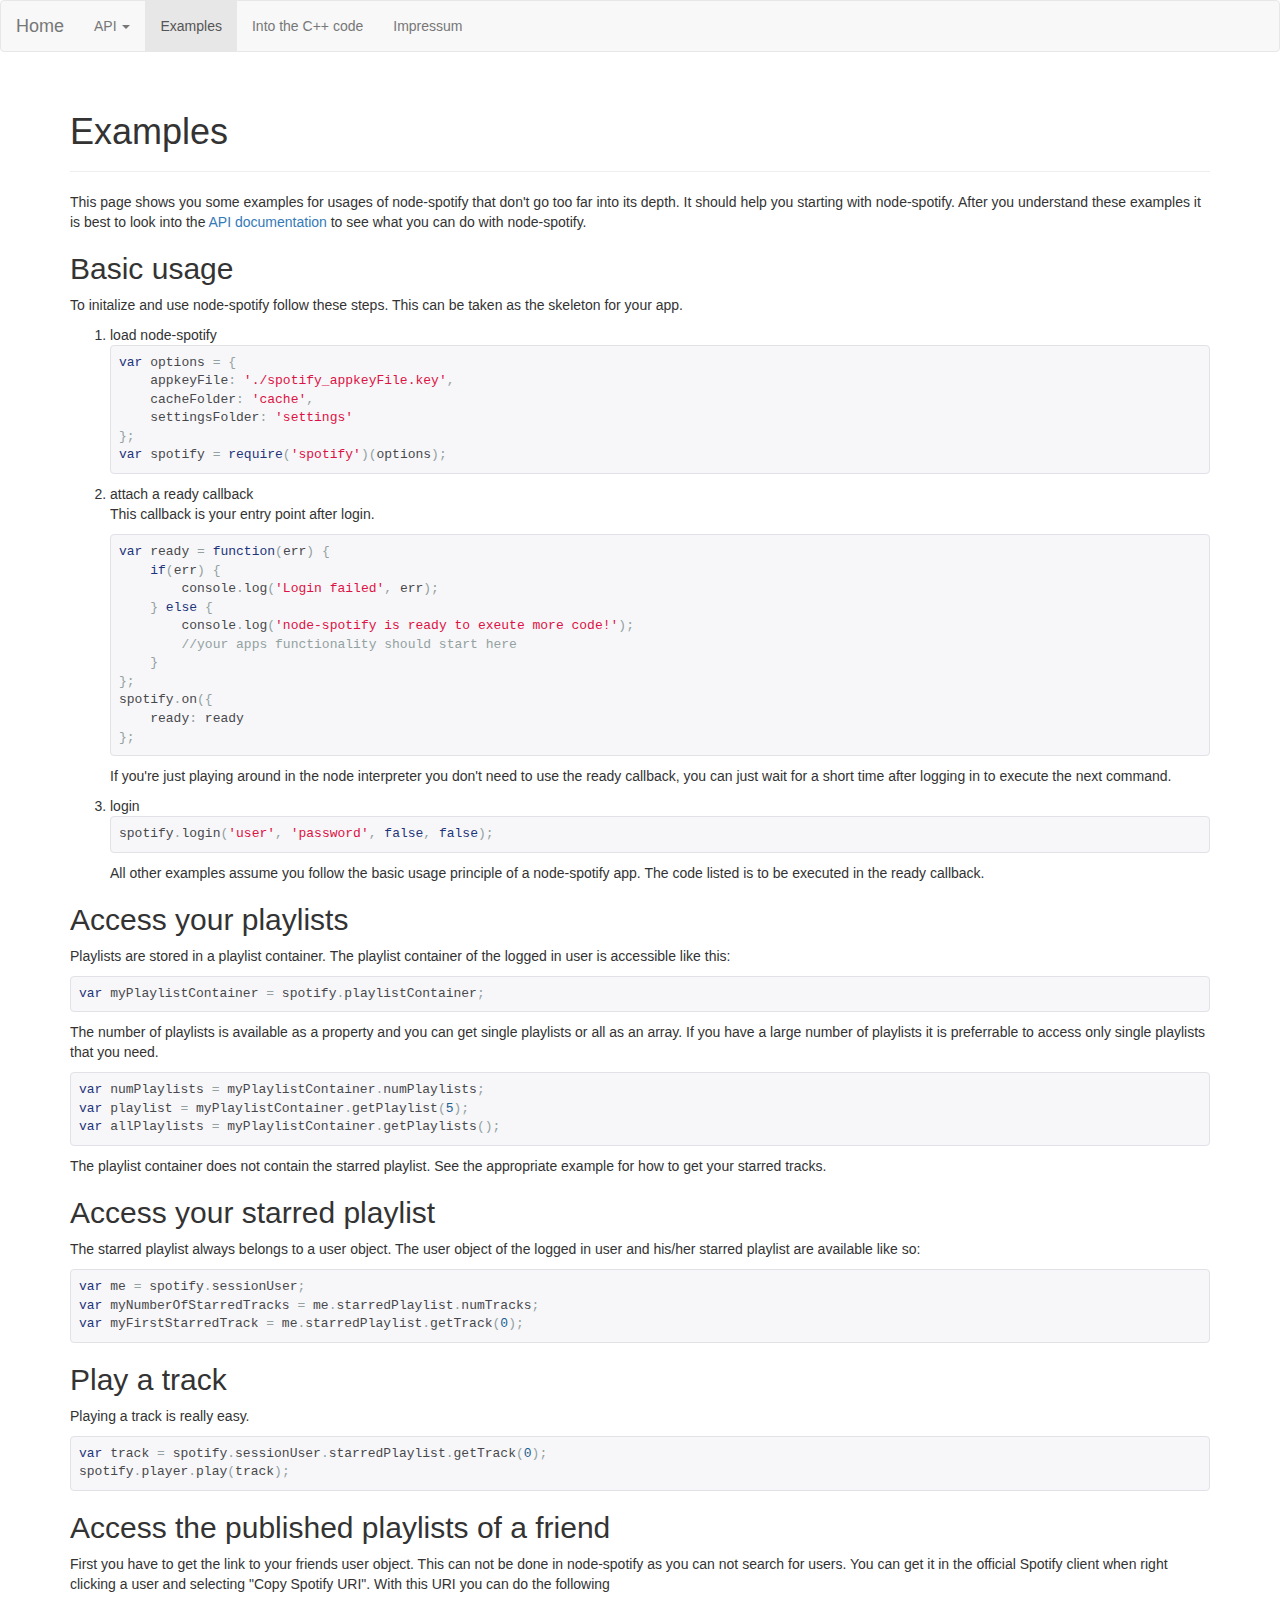
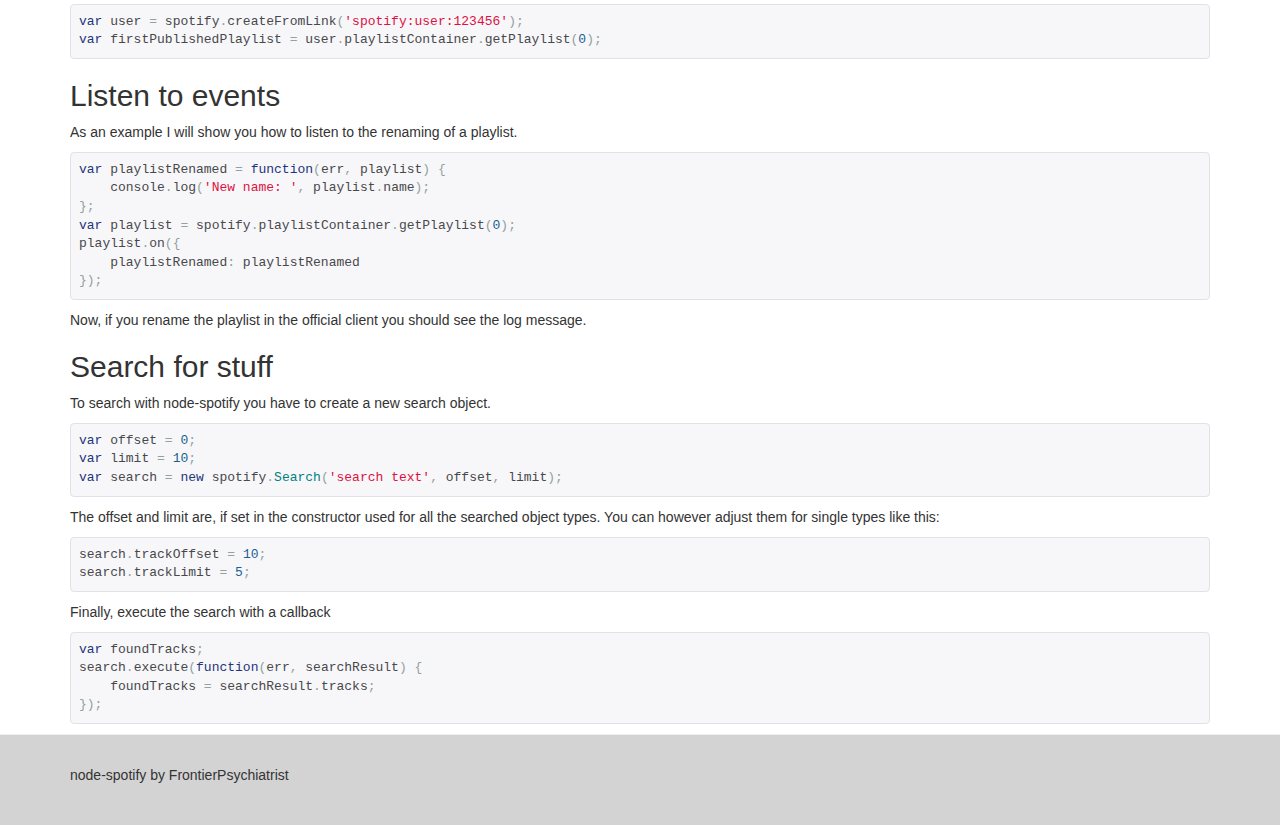
<file: example.html>
<!DOCTYPE html><html><head><link rel="stylesheet" href="css/bootstrap.min.css" media="screen" type="text/css"><link rel="stylesheet" href="css/main.css" media="screen" type="text/css"><script type="text/javascript" src="js/jquery.min.js"></script><script type="text/javascript" src="js/bootstrap.min.js"></script><meta name="viewport" content="width=device-width, initial-scale=1.0"><meta http-equiv="Content-Type" content="text/html" charset="utf-8"><title>node-spotify: example</title><script type="text/javascript" src="js/jquery.min.js"></script><script type="text/javascript" src="js/prettify.js"></script><link rel="stylesheet" href="css/prettify.css" type="text/css"></head><body data-spy="scroll" data-target=".sidebar"><div class="navbar navbar-default"><div class="navbar-header"><a href="index.html" class="navbar-brand">Home</a></div><div class="collapse navbar-collapse"><ul class="nav navbar-nav"><li class="dropdown"><a href="#" data-toggle="dropdown" role="button" class="dropdown-toggle">API <span class="caret"></span></a><ul role="menu" class="dropdown-menu"><li><a href="api.html">current (0.7.1)</a></li><li><a href="api/0.7.0/api.html">0.7.0</a></li><li><a href="api/0.6.0/api.html">0.6.0</a></li><li><a href="api/0.5.4/api.html">0.5.4</a></li><li><a href="api/0.5.2/api.html">0.5.2</a></li><li><a href="api/0.5.1/api.html">0.5.1</a></li><li><a href="api/0.5.0/api.html">0.5.0</a></li><li><a href="api/0.4.1/api.html">0.4.1</a></li></ul></li><li class="active"><a href="example.html">Examples</a></li><li><a href="programmers.html">Into the C++ code</a></li><li><a href="impressum.html">Impressum</a></li></ul><!--a(href='demo/index.html').btn.btn-success.pull-right Try it!--></div></div><div class="container"><div class="page-header"><h1>Examples</h1></div><p>This page shows you some examples for usages of node-spotify that don't go too far into its depth. It should help you starting with node-spotify.
After you understand these examples it is best to look into the <a href='api.html'>API documentation</a> to see what you can do with node-spotify.</p><h2>Basic usage</h2><p>To initalize and use node-spotify follow these steps. This can be taken as the skeleton for your app.</p><ol><li>load node-spotify<pre class="prettyprint">var options = {
    appkeyFile: './spotify_appkeyFile.key',
    cacheFolder: 'cache',
    settingsFolder: 'settings'
};
var spotify = require('spotify')(options);</pre></li><li>attach a ready callback<p>This callback is your entry point after login.</p><pre class="prettyprint">var ready = function(err) {
    if(err) {
        console.log('Login failed', err);
    } else {
        console.log('node-spotify is ready to exeute more code!');
        //your apps functionality should start here
    }
};
spotify.on({
    ready: ready
};</pre><p>If you're just playing around in the node interpreter you don't need to use the ready callback, you can just wait for a short time after logging in to execute the next
command.</p></li><li>login<pre class="prettyprint">spotify.login('user', 'password', false, false);</pre></li><p>All other examples assume you follow the basic usage principle of a node-spotify app. The code listed is to be executed in the ready callback.</p></ol><h2>Access your playlists</h2><p>Playlists are stored in a playlist container. The playlist container of the logged in user is accessible like this:</p><pre class="prettyprint">var myPlaylistContainer = spotify.playlistContainer;</pre><p>The number of playlists is available as a property and you can get single playlists or all as an array. If you have a large number of playlists it is preferrable
to access only single playlists that you need.</p><pre class="prettyprint">var numPlaylists = myPlaylistContainer.numPlaylists;
var playlist = myPlaylistContainer.getPlaylist(5);
var allPlaylists = myPlaylistContainer.getPlaylists();</pre><p>The playlist container does not contain the starred playlist. See the appropriate example for how to get your starred tracks.</p><h2>Access your starred playlist</h2><p>The starred playlist always belongs to a user object. The user object of the logged in user and his/her starred playlist are available like so:</p><pre class="prettyprint">var me = spotify.sessionUser;
var myNumberOfStarredTracks = me.starredPlaylist.numTracks;
var myFirstStarredTrack = me.starredPlaylist.getTrack(0);</pre><h2>Play a track</h2><p>Playing a track is really easy.</p><pre class="prettyprint">var track = spotify.sessionUser.starredPlaylist.getTrack(0);
spotify.player.play(track);</pre><h2>Access the published playlists of a friend</h2><p>First you have to get the link to your friends user object. This can not be done in node-spotify as you can not search for users. You can get it in the official
Spotify client when right clicking a user and selecting "Copy Spotify URI". With this URI you can do the following</p><pre class="prettyprint">var user = spotify.createFromLink('spotify:user:123456');
var firstPublishedPlaylist = user.playlistContainer.getPlaylist(0);</pre><h2>Listen to events</h2><p>As an example I will show you how to listen to the renaming of a playlist.</p><pre class="prettyprint">var playlistRenamed = function(err, playlist) {
    console.log('New name: ', playlist.name);
};
var playlist = spotify.playlistContainer.getPlaylist(0);
playlist.on({
    playlistRenamed: playlistRenamed
});</pre><p>Now, if you rename the playlist in the official client you should see the log message.</p><h2>Search for stuff</h2><p>To search with node-spotify you have to create a new search object.</p><pre class="prettyprint">var offset = 0;
var limit = 10;
var search = new spotify.Search('search text', offset, limit);</pre><p>The offset and limit are, if set in the constructor used for all the searched object types. You can however adjust them for single types like this:</p><pre class="prettyprint">search.trackOffset = 10;
search.trackLimit = 5;</pre><p>Finally, execute the search with a callback</p><pre class="prettyprint">var foundTracks;
search.execute(function(err, searchResult) {
    foundTracks = searchResult.tracks;
});</pre><script>!function($) {$(function() {window.prettyPrint && prettyPrint()})}(window.jQuery)</script></div><footer class="footer"><div class="container"><p>node-spotify by FrontierPsychiatrist</p></div></footer></body></html>
</file>
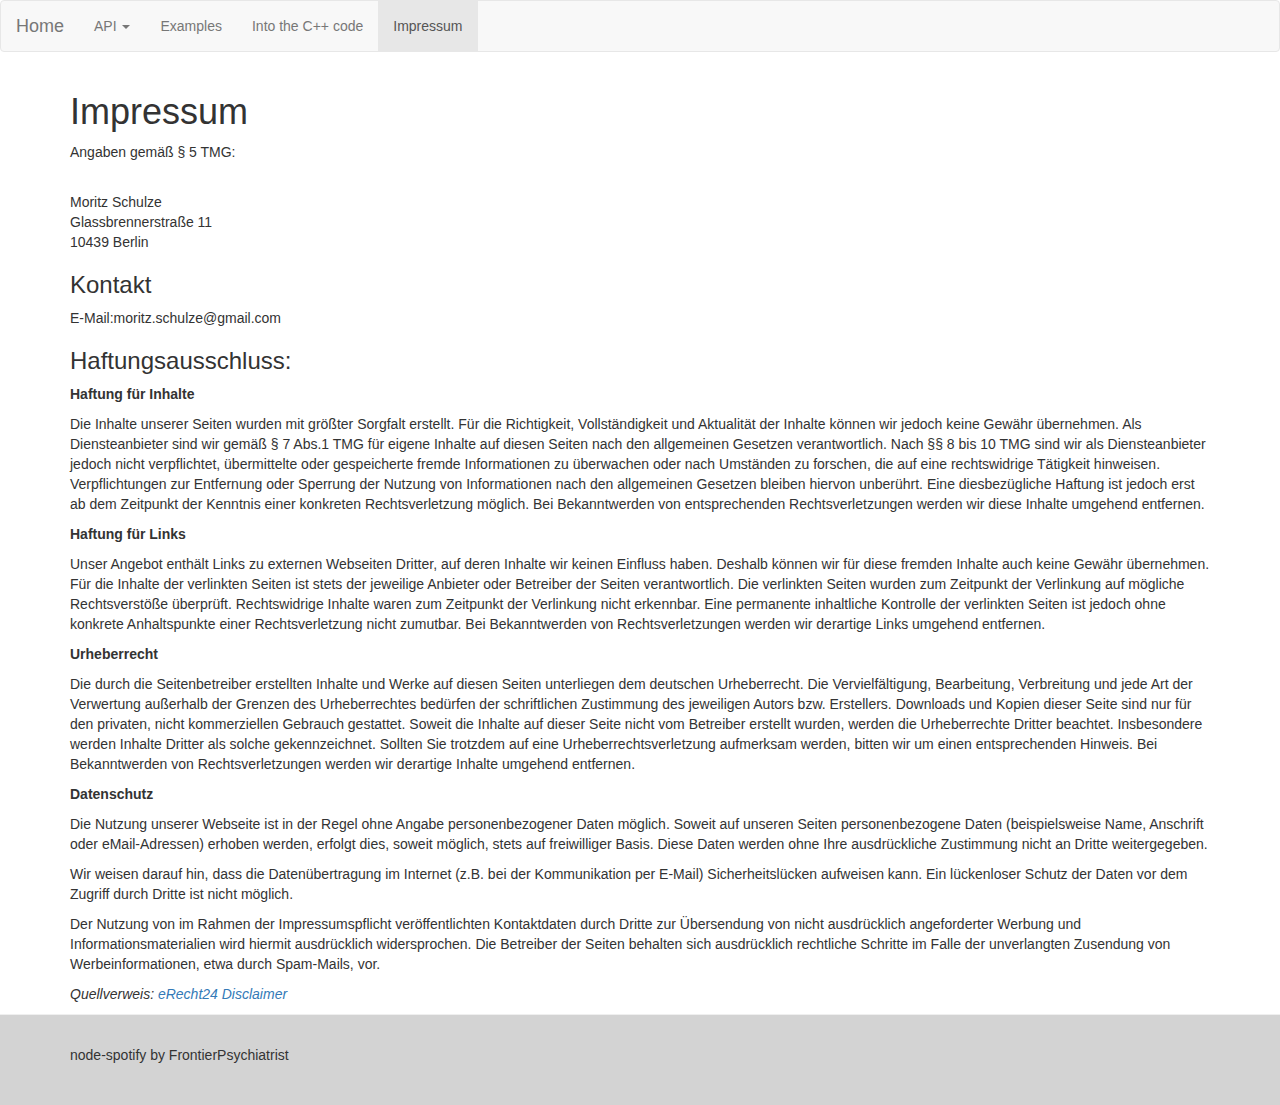
<file: impressum.html>
<!DOCTYPE html><html><head><link rel="stylesheet" href="css/bootstrap.min.css" media="screen" type="text/css"><link rel="stylesheet" href="css/main.css" media="screen" type="text/css"><script type="text/javascript" src="js/jquery.min.js"></script><script type="text/javascript" src="js/bootstrap.min.js"></script><meta name="viewport" content="width=device-width, initial-scale=1.0"><meta http-equiv="Content-Type" content="text/html" charset="utf-8"><title>node-spotify: impressum</title></head><body data-spy="scroll" data-target=".sidebar"><div class="navbar navbar-default"><div class="navbar-header"><a href="index.html" class="navbar-brand">Home</a></div><div class="collapse navbar-collapse"><ul class="nav navbar-nav"><li class="dropdown"><a href="#" data-toggle="dropdown" role="button" class="dropdown-toggle">API <span class="caret"></span></a><ul role="menu" class="dropdown-menu"><li><a href="api.html">current (0.7.1)</a></li><li><a href="api/0.7.0/api.html">0.7.0</a></li><li><a href="api/0.6.0/api.html">0.6.0</a></li><li><a href="api/0.5.4/api.html">0.5.4</a></li><li><a href="api/0.5.2/api.html">0.5.2</a></li><li><a href="api/0.5.1/api.html">0.5.1</a></li><li><a href="api/0.5.0/api.html">0.5.0</a></li><li><a href="api/0.4.1/api.html">0.4.1</a></li></ul></li><li><a href="example.html">Examples</a></li><li><a href="programmers.html">Into the C++ code</a></li><li class="active"><a href="impressum.html">Impressum</a></li></ul><!--a(href='demo/index.html').btn.btn-success.pull-right Try it!--></div></div><div class="container"><h1>Impressum</h1><p>Angaben gemäß § 5 TMG:<br/><br/></p><p>Moritz Schulze<br />
Glassbrennerstraße 11<br />
10439 Berlin<br /></p><h3>Kontakt</h3><table><tr><td>E-Mail:</td><td>moritz.schulze@gmail.com</td></tr></table><h3>Haftungsausschluss:</h3><p><strong>Haftung für Inhalte</strong></p> <p>Die Inhalte unserer Seiten wurden mit größter Sorgfalt erstellt. Für die Richtigkeit, Vollständigkeit und Aktualität der Inhalte können wir jedoch keine Gewähr übernehmen. Als Diensteanbieter sind wir gemäß § 7 Abs.1 TMG für eigene Inhalte auf diesen Seiten nach den allgemeinen Gesetzen verantwortlich. Nach §§ 8 bis 10 TMG sind wir als Diensteanbieter jedoch nicht verpflichtet, übermittelte oder gespeicherte fremde Informationen zu überwachen oder nach Umständen zu forschen, die auf eine rechtswidrige Tätigkeit hinweisen. Verpflichtungen zur Entfernung oder Sperrung der Nutzung von Informationen nach den allgemeinen Gesetzen bleiben hiervon unberührt. Eine diesbezügliche Haftung ist jedoch erst ab dem Zeitpunkt der Kenntnis einer konkreten Rechtsverletzung möglich. Bei Bekanntwerden von entsprechenden Rechtsverletzungen werden wir diese Inhalte umgehend entfernen.</p> <p><strong>Haftung für Links</strong></p> <p>Unser Angebot enthält Links zu externen Webseiten Dritter, auf deren Inhalte wir keinen Einfluss haben. Deshalb können wir für diese fremden Inhalte auch keine Gewähr übernehmen. Für die Inhalte der verlinkten Seiten ist stets der jeweilige Anbieter oder Betreiber der Seiten verantwortlich. Die verlinkten Seiten wurden zum Zeitpunkt der Verlinkung auf mögliche Rechtsverstöße überprüft. Rechtswidrige Inhalte waren zum Zeitpunkt der Verlinkung nicht erkennbar. Eine permanente inhaltliche Kontrolle der verlinkten Seiten ist jedoch ohne konkrete Anhaltspunkte einer Rechtsverletzung nicht zumutbar. Bei Bekanntwerden von Rechtsverletzungen werden wir derartige Links umgehend entfernen.</p> <p><strong>Urheberrecht</strong></p> <p>Die durch die Seitenbetreiber erstellten Inhalte und Werke auf diesen Seiten unterliegen dem deutschen Urheberrecht. Die Vervielfältigung, Bearbeitung, Verbreitung und jede Art der Verwertung außerhalb der Grenzen des Urheberrechtes bedürfen der schriftlichen Zustimmung des jeweiligen Autors bzw. Erstellers. Downloads und Kopien dieser Seite sind nur für den privaten, nicht kommerziellen Gebrauch gestattet. Soweit die Inhalte auf dieser Seite nicht vom Betreiber erstellt wurden, werden die Urheberrechte Dritter beachtet. Insbesondere werden Inhalte Dritter als solche gekennzeichnet. Sollten Sie trotzdem auf eine Urheberrechtsverletzung aufmerksam werden, bitten wir um einen entsprechenden Hinweis. Bei Bekanntwerden von Rechtsverletzungen werden wir derartige Inhalte umgehend entfernen.</p> <p><strong>Datenschutz</strong></p> <p>Die Nutzung unserer Webseite ist in der Regel ohne Angabe personenbezogener Daten möglich. Soweit auf unseren Seiten personenbezogene Daten (beispielsweise Name, Anschrift oder eMail-Adressen) erhoben werden, erfolgt dies, soweit möglich, stets auf freiwilliger Basis. Diese Daten werden ohne Ihre ausdrückliche Zustimmung nicht an Dritte weitergegeben. </p> <p>Wir weisen darauf hin, dass die Datenübertragung im Internet (z.B. bei der Kommunikation per E-Mail) Sicherheitslücken aufweisen kann. Ein lückenloser Schutz der Daten vor dem Zugriff durch Dritte ist nicht möglich. </p> <p>Der Nutzung von im Rahmen der Impressumspflicht veröffentlichten Kontaktdaten durch Dritte zur Übersendung von nicht ausdrücklich angeforderter Werbung und Informationsmaterialien wird hiermit ausdrücklich widersprochen. Die Betreiber der Seiten behalten sich ausdrücklich rechtliche Schritte im Falle der unverlangten Zusendung von Werbeinformationen, etwa durch Spam-Mails, vor.</p><p><i>Quellverweis: <a href="http://www.e-recht24.de/muster-disclaimer.htm" target="_blank">eRecht24 Disclaimer</a></i></p></p></div><footer class="footer"><div class="container"><p>node-spotify by FrontierPsychiatrist</p></div></footer></body></html>
</file>
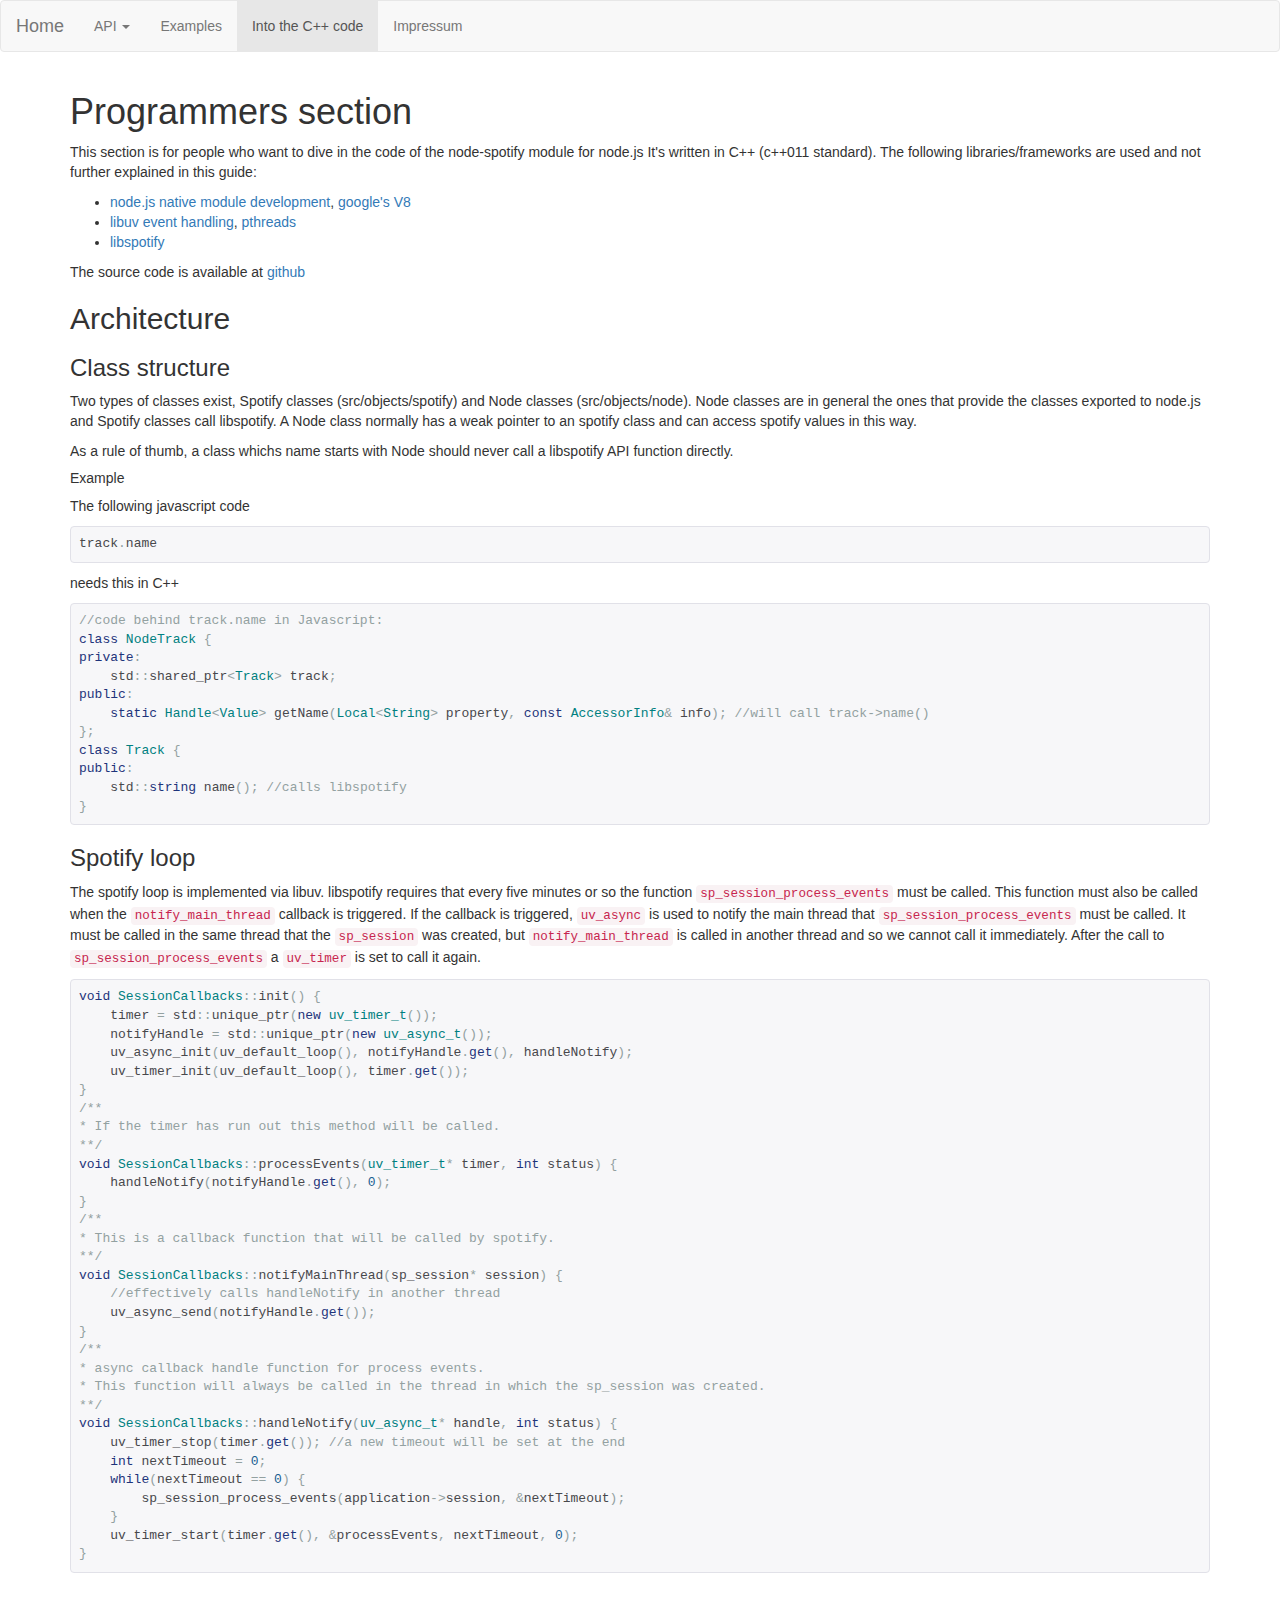
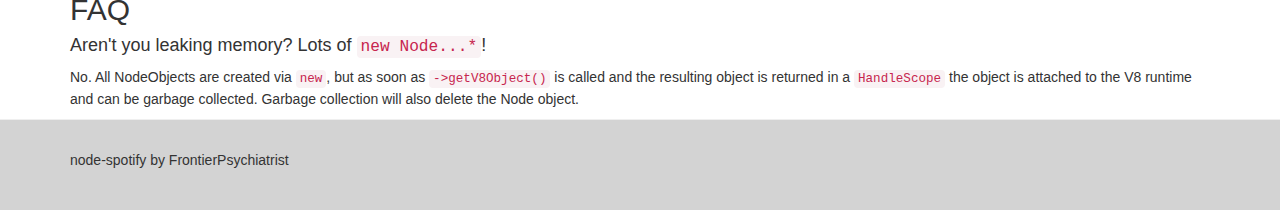
<file: programmers.html>
<!DOCTYPE html><html><head><link rel="stylesheet" href="css/bootstrap.min.css" media="screen" type="text/css"><link rel="stylesheet" href="css/main.css" media="screen" type="text/css"><script type="text/javascript" src="js/jquery.min.js"></script><script type="text/javascript" src="js/bootstrap.min.js"></script><meta name="viewport" content="width=device-width, initial-scale=1.0"><meta http-equiv="Content-Type" content="text/html" charset="utf-8"><title>node-spotify: programmers</title><script type="text/javascript" src="js/jquery.min.js"></script><script type="text/javascript" src="js/prettify.js"></script><link rel="stylesheet" href="css/prettify.css" type="text/css"></head><body data-spy="scroll" data-target=".sidebar"><div class="navbar navbar-default"><div class="navbar-header"><a href="index.html" class="navbar-brand">Home</a></div><div class="collapse navbar-collapse"><ul class="nav navbar-nav"><li class="dropdown"><a href="#" data-toggle="dropdown" role="button" class="dropdown-toggle">API <span class="caret"></span></a><ul role="menu" class="dropdown-menu"><li><a href="api.html">current (0.7.1)</a></li><li><a href="api/0.7.0/api.html">0.7.0</a></li><li><a href="api/0.6.0/api.html">0.6.0</a></li><li><a href="api/0.5.4/api.html">0.5.4</a></li><li><a href="api/0.5.2/api.html">0.5.2</a></li><li><a href="api/0.5.1/api.html">0.5.1</a></li><li><a href="api/0.5.0/api.html">0.5.0</a></li><li><a href="api/0.4.1/api.html">0.4.1</a></li></ul></li><li><a href="example.html">Examples</a></li><li class="active"><a href="programmers.html">Into the C++ code</a></li><li><a href="impressum.html">Impressum</a></li></ul><!--a(href='demo/index.html').btn.btn-success.pull-right Try it!--></div></div><div class="container"><h1>Programmers section</h1><p>This section is for people who want to dive in the code of the node-spotify module for node.js
It's written in C++ (c++011 standard). The following libraries/frameworks are used and not further explained in this guide:<ul><li><a href="http://nodejs.org/api/addons.html">node.js native module development</a>, <a href="https://code.google.com/p/v8/">google's V8</a></li></li><li><a href="http://nikhilm.github.com/uvbook/introduction.html">libuv event handling</a>, <a href="https://computing.llnl.gov/tutorials/pthreads/">pthreads</a></li></li><li><a href="https://developer.spotify.com/technologies/libspotify/docs/12.1.45/">libspotify</a></li></li></ul></p><p>The source code is available at
<a href="https://github.com/FrontierPsychiatrist/node-spotify" target="_blank">github</a></p><h2>Architecture</h2><h3>Class structure</h3><p>Two types of classes exist, Spotify classes (src/objects/spotify) and Node classes (src/objects/node). Node classes are in general the ones that
provide the classes exported to node.js and Spotify classes call libspotify. A Node class normally has a weak pointer to an spotify class and can
access spotify values in this way.</p><p>As a rule of thumb, a class whichs name starts with Node should never call a libspotify API function directly.</p><h5>Example</h5><p>The following javascript code</p><pre class="prettyprint">track.name</pre><p>needs this in C++</p><pre class="prettyprint">//code behind track.name in Javascript:
class NodeTrack {
private:
    std::shared_ptr&lt;Track&gt; track;
public:
    static Handle&lt;Value&gt; getName(Local&lt;String&gt; property, const AccessorInfo&amp; info); //will call track-&gt;name()
};
class Track {
public:
    std::string name(); //calls libspotify
}</pre><h3>Spotify loop</h3><p>The spotify loop is implemented via libuv. libspotify requires that every five minutes or so the function <code>sp_session_process_events</code> must be called. This
function must also be called when the <code>notify_main_thread</code> callback is triggered. If the callback is triggered, <code>uv_async</code> is used to notify the
main thread that <code>sp_session_process_events</code> must be called. It must be called in the same thread that the <code>sp_session</code> was created, but <code>notify_main_thread</code>
is called in another thread and so we cannot call it immediately. After the call to <code>sp_session_process_events</code> a <code>uv_timer</code> is set to call it again.</p><pre class="prettyprint">void SessionCallbacks::init() {
    timer = std::unique_ptr<uv_timer_t>(new uv_timer_t());
    notifyHandle = std::unique_ptr<uv_async_t>(new uv_async_t());
    uv_async_init(uv_default_loop(), notifyHandle.get(), handleNotify);
    uv_timer_init(uv_default_loop(), timer.get());
}
/**
* If the timer has run out this method will be called.
**/
void SessionCallbacks::processEvents(uv_timer_t* timer, int status) {
    handleNotify(notifyHandle.get(), 0);
}
/**
* This is a callback function that will be called by spotify.
**/
void SessionCallbacks::notifyMainThread(sp_session* session) {
    //effectively calls handleNotify in another thread
    uv_async_send(notifyHandle.get());
}
/**
* async callback handle function for process events.
* This function will always be called in the thread in which the sp_session was created.
**/
void SessionCallbacks::handleNotify(uv_async_t* handle, int status) {
    uv_timer_stop(timer.get()); //a new timeout will be set at the end
    int nextTimeout = 0;
    while(nextTimeout == 0) {
        sp_session_process_events(application->session, &nextTimeout);
    }
    uv_timer_start(timer.get(), &processEvents, nextTimeout, 0);
}</pre><h2>FAQ</h2><h4>Aren't you leaking memory? Lots of <code>new Node...*</code>!</h4><p>No. All NodeObjects are created via <code>new</code>, but as soon as <code>->getV8Object()</code> is called and the resulting
object is returned in a <code>HandleScope</code> the object is attached to the V8 runtime and can be garbage collected. Garbage
collection will also delete the Node object.</p><script>!function ($) {$(function(){window.prettyPrint && prettyPrint()})}(window.jQuery)</script></div><footer class="footer"><div class="container"><p>node-spotify by FrontierPsychiatrist</p></div></footer></body></html>
</file>
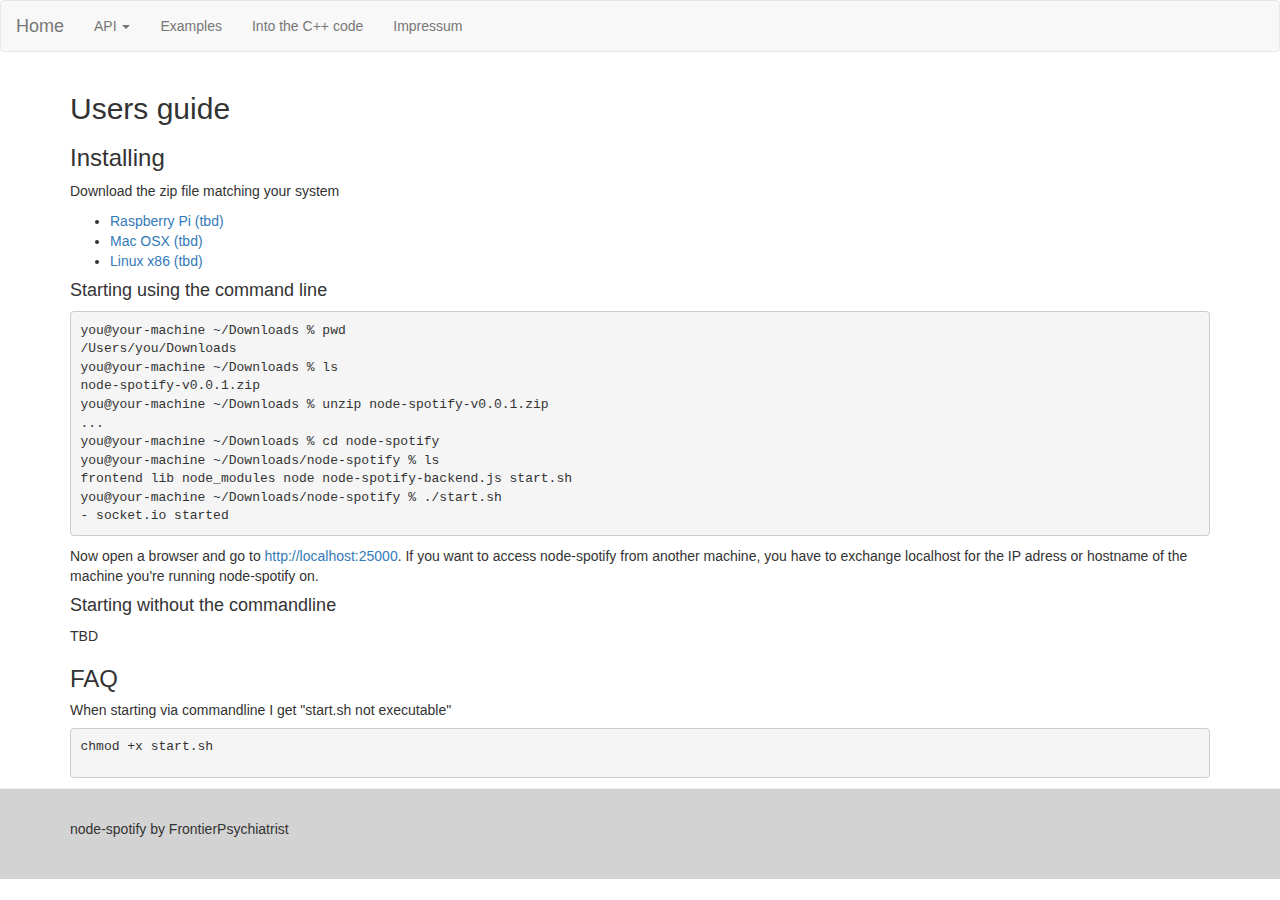
<file: users.html>
<!DOCTYPE html><html><head><link rel="stylesheet" href="css/bootstrap.min.css" media="screen" type="text/css"><link rel="stylesheet" href="css/main.css" media="screen" type="text/css"><script type="text/javascript" src="js/jquery.min.js"></script><script type="text/javascript" src="js/bootstrap.min.js"></script><meta name="viewport" content="width=device-width, initial-scale=1.0"><meta http-equiv="Content-Type" content="text/html" charset="utf-8"><title>node-spotify: users</title></head><body data-spy="scroll" data-target=".sidebar"><div class="navbar navbar-default"><div class="navbar-header"><a href="index.html" class="navbar-brand">Home</a></div><div class="collapse navbar-collapse"><ul class="nav navbar-nav"><li class="dropdown"><a href="#" data-toggle="dropdown" role="button" class="dropdown-toggle">API <span class="caret"></span></a><ul role="menu" class="dropdown-menu"><li><a href="api.html">current (0.7.1)</a></li><li><a href="api/0.7.0/api.html">0.7.0</a></li><li><a href="api/0.6.0/api.html">0.6.0</a></li><li><a href="api/0.5.4/api.html">0.5.4</a></li><li><a href="api/0.5.2/api.html">0.5.2</a></li><li><a href="api/0.5.1/api.html">0.5.1</a></li><li><a href="api/0.5.0/api.html">0.5.0</a></li><li><a href="api/0.4.1/api.html">0.4.1</a></li></ul></li><li><a href="example.html">Examples</a></li><li><a href="programmers.html">Into the C++ code</a></li><li><a href="impressum.html">Impressum</a></li></ul><!--a(href='demo/index.html').btn.btn-success.pull-right Try it!--></div></div><div class="container"><h2>Users guide</h2><h3>Installing</h3><p>Download the zip file matching your system<ul><li><a href="#">Raspberry Pi (tbd)</a></li><li><a href="#">Mac OSX (tbd)</a></li><li><a href="#">Linux x86 (tbd)</a></li></ul></p><h4>Starting using the command line</h4><pre>you@your-machine ~/Downloads % pwd
/Users/you/Downloads
you@your-machine ~/Downloads % ls
node-spotify-v0.0.1.zip
you@your-machine ~/Downloads % unzip node-spotify-v0.0.1.zip
...
you@your-machine ~/Downloads % cd node-spotify
you@your-machine ~/Downloads/node-spotify % ls
frontend lib node_modules node node-spotify-backend.js start.sh
you@your-machine ~/Downloads/node-spotify % ./start.sh
- socket.io started</pre><p>Now open a browser and go to <a href="http://localhost:25000">http://localhost:25000</a>. If you want to access
node-spotify from another machine, you have to exchange localhost for the IP adress or hostname of the machine you're running
node-spotify on.</p><h4>Starting without the commandline</h4><p>TBD</p><h3>FAQ<h5>When starting via commandline I get "start.sh not executable"</h5><p><pre>chmod +x start.sh</p></h3></div><footer class="footer"><div class="container"><p>node-spotify by FrontierPsychiatrist</p></div></footer></body></html>
</file>
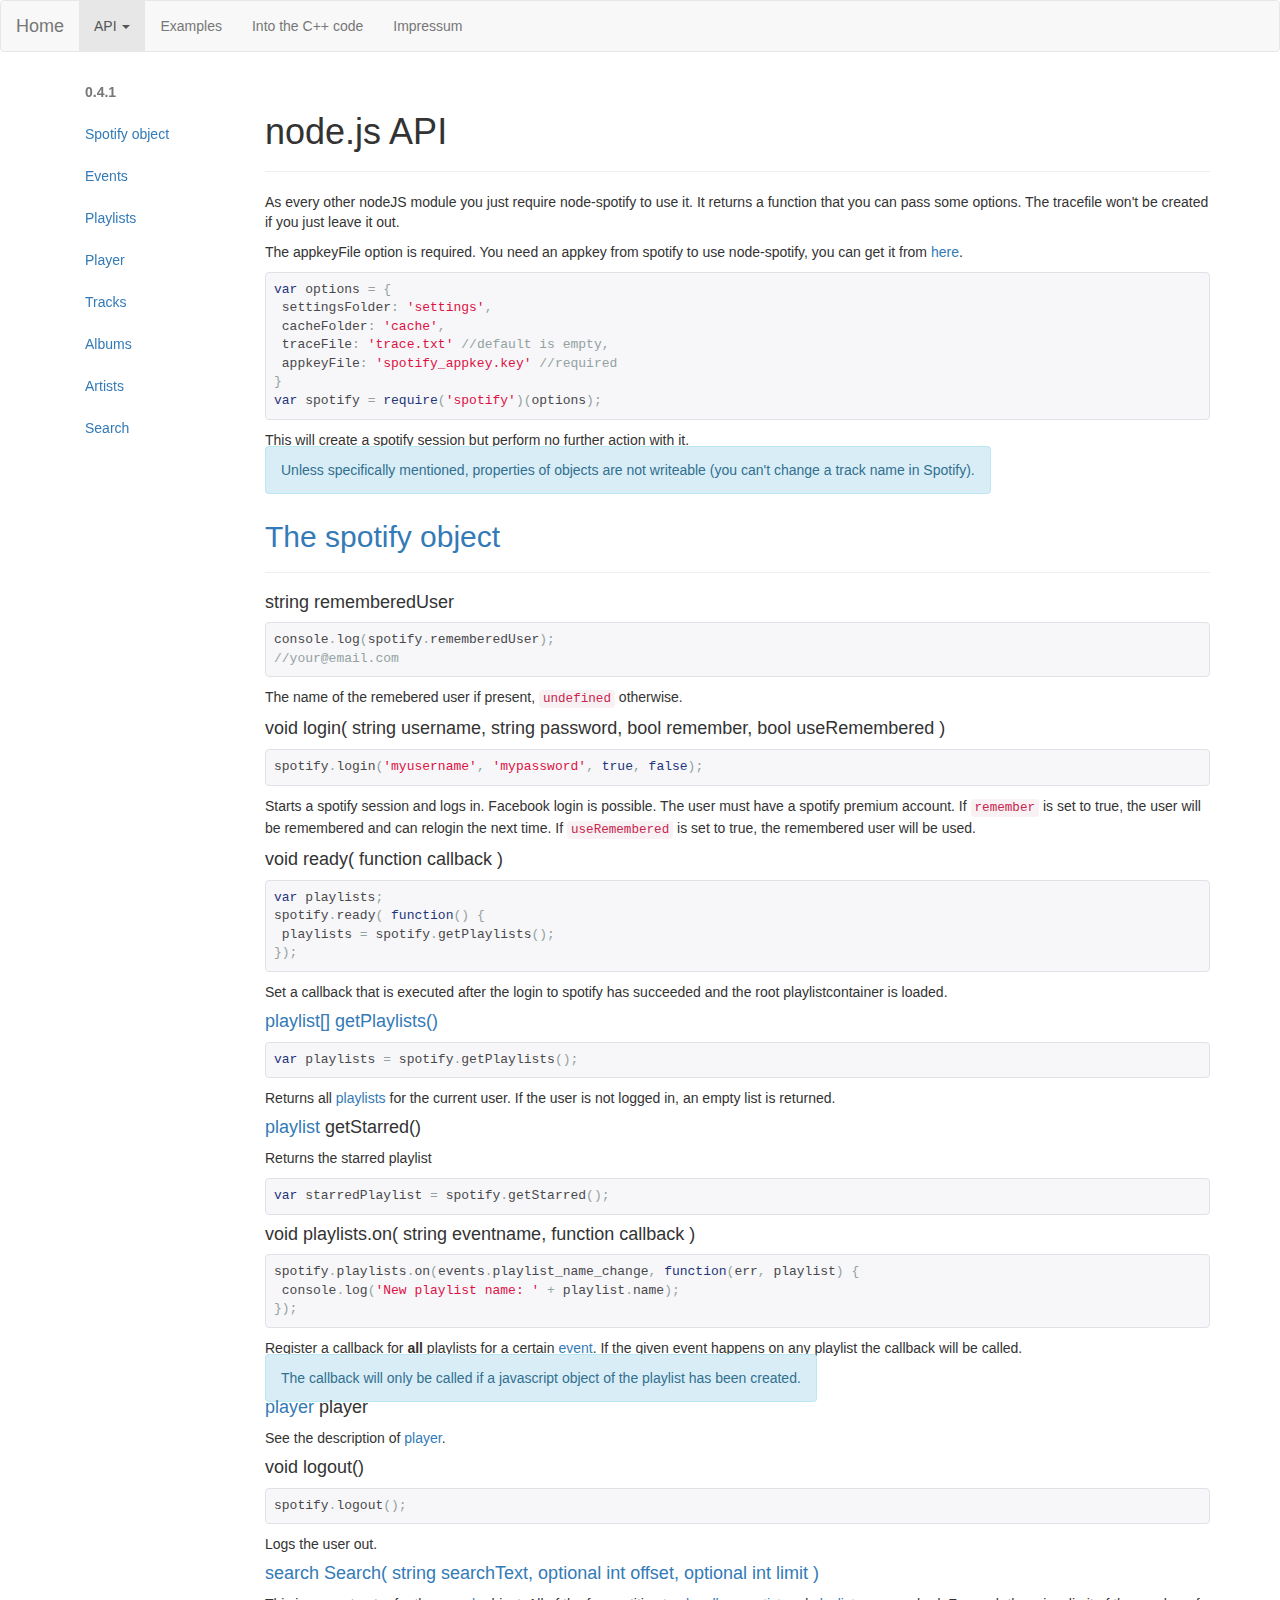
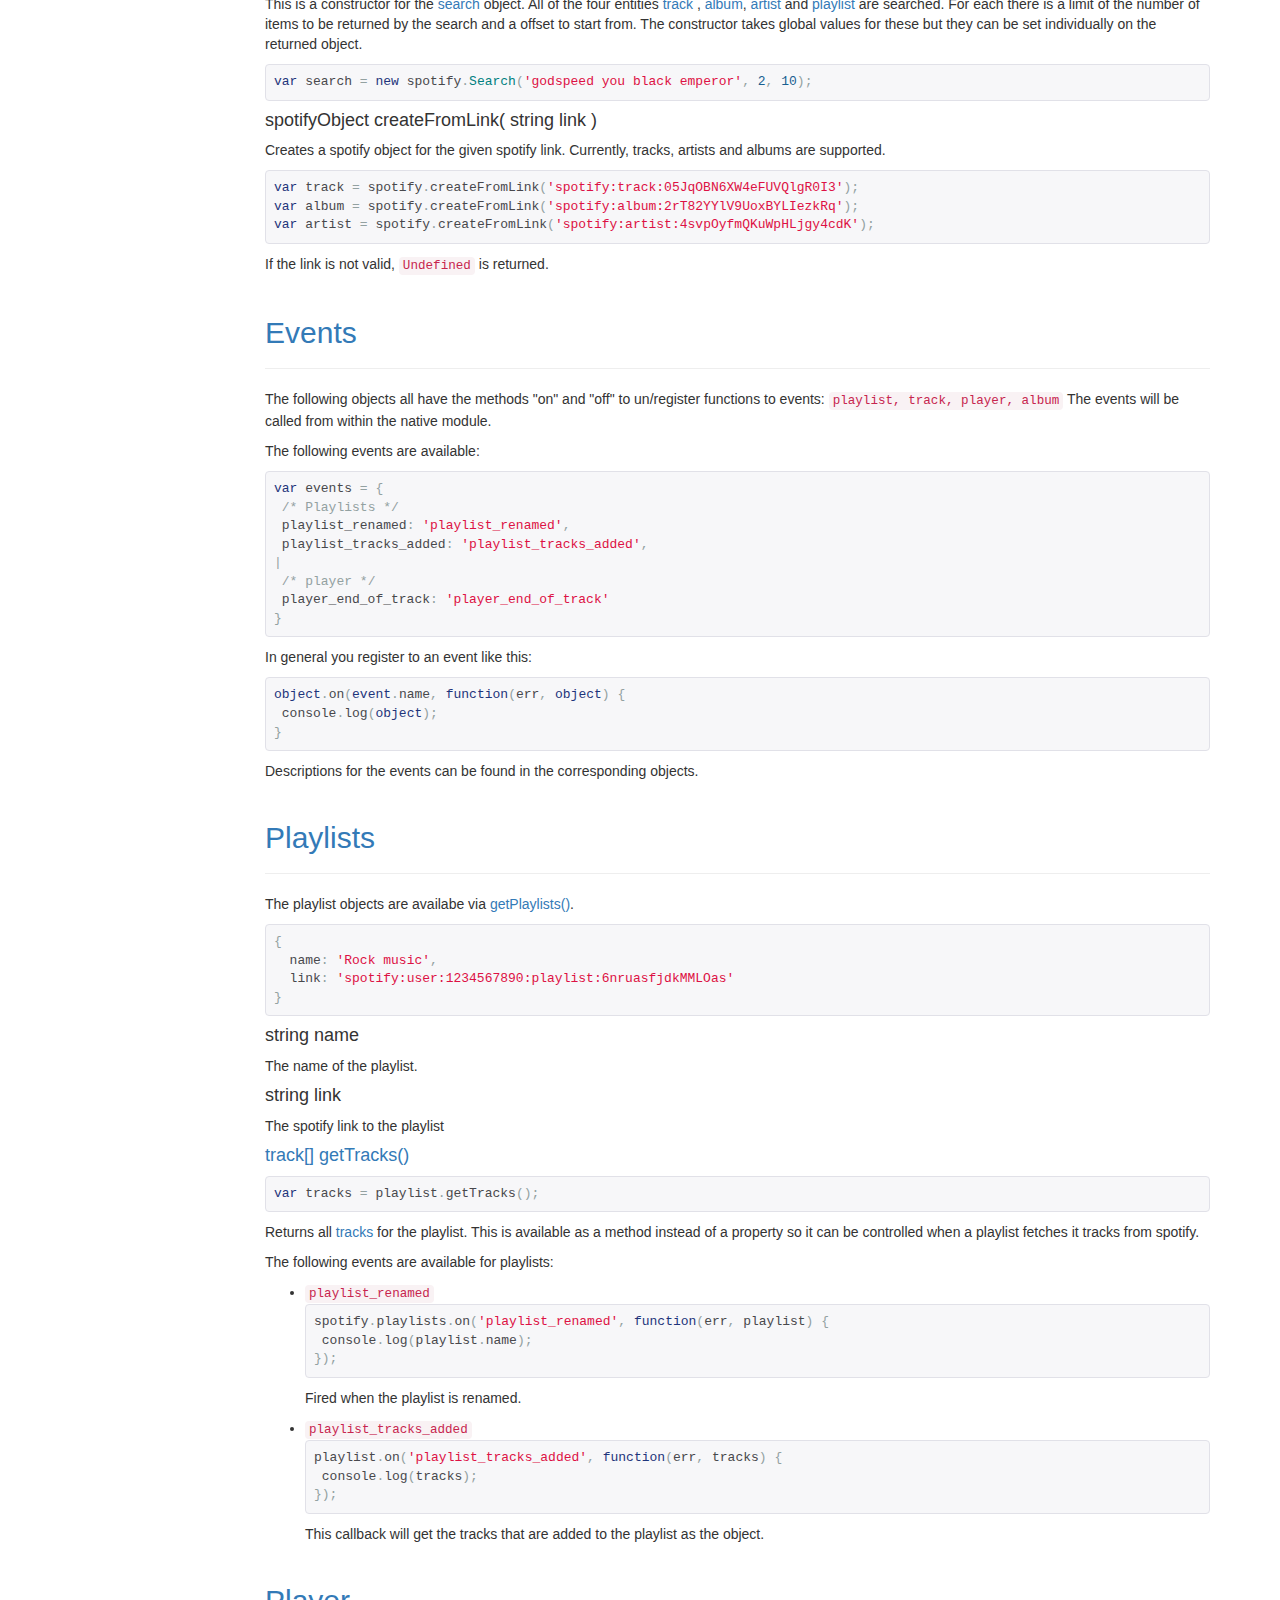
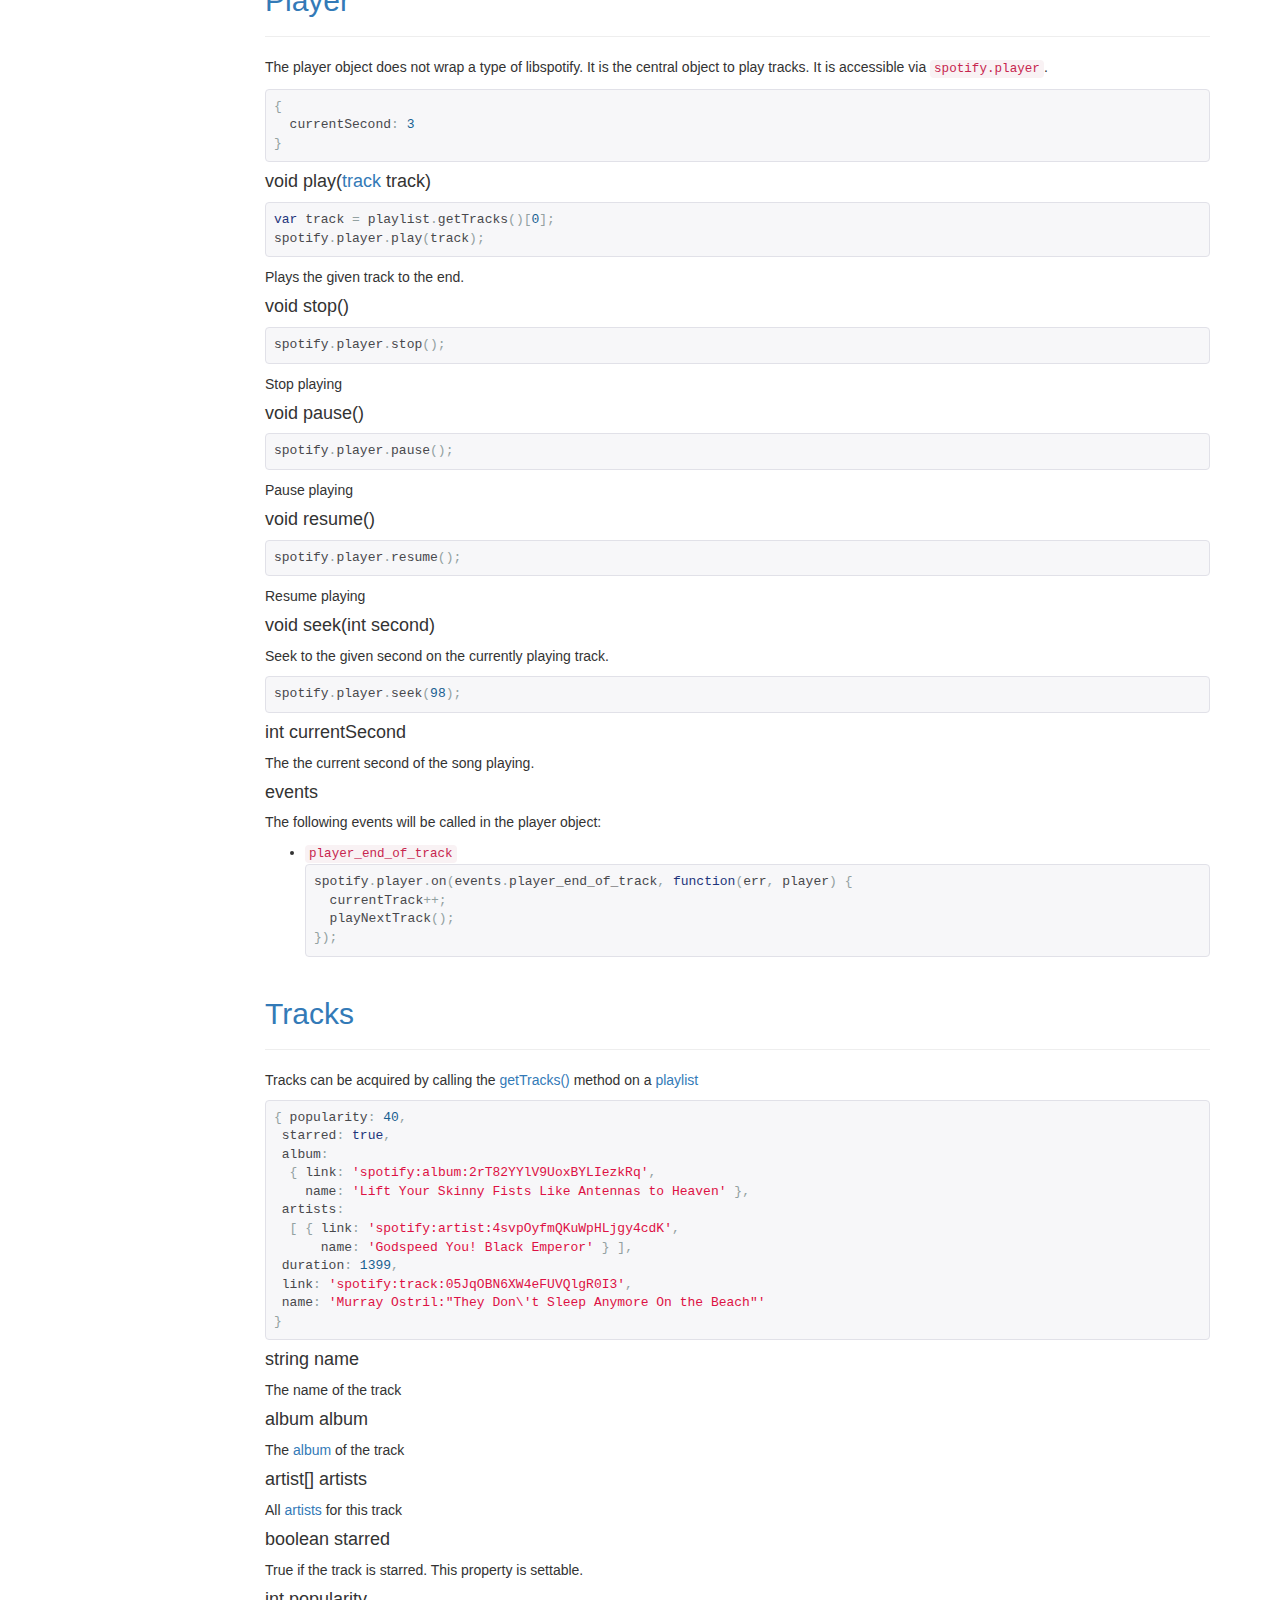
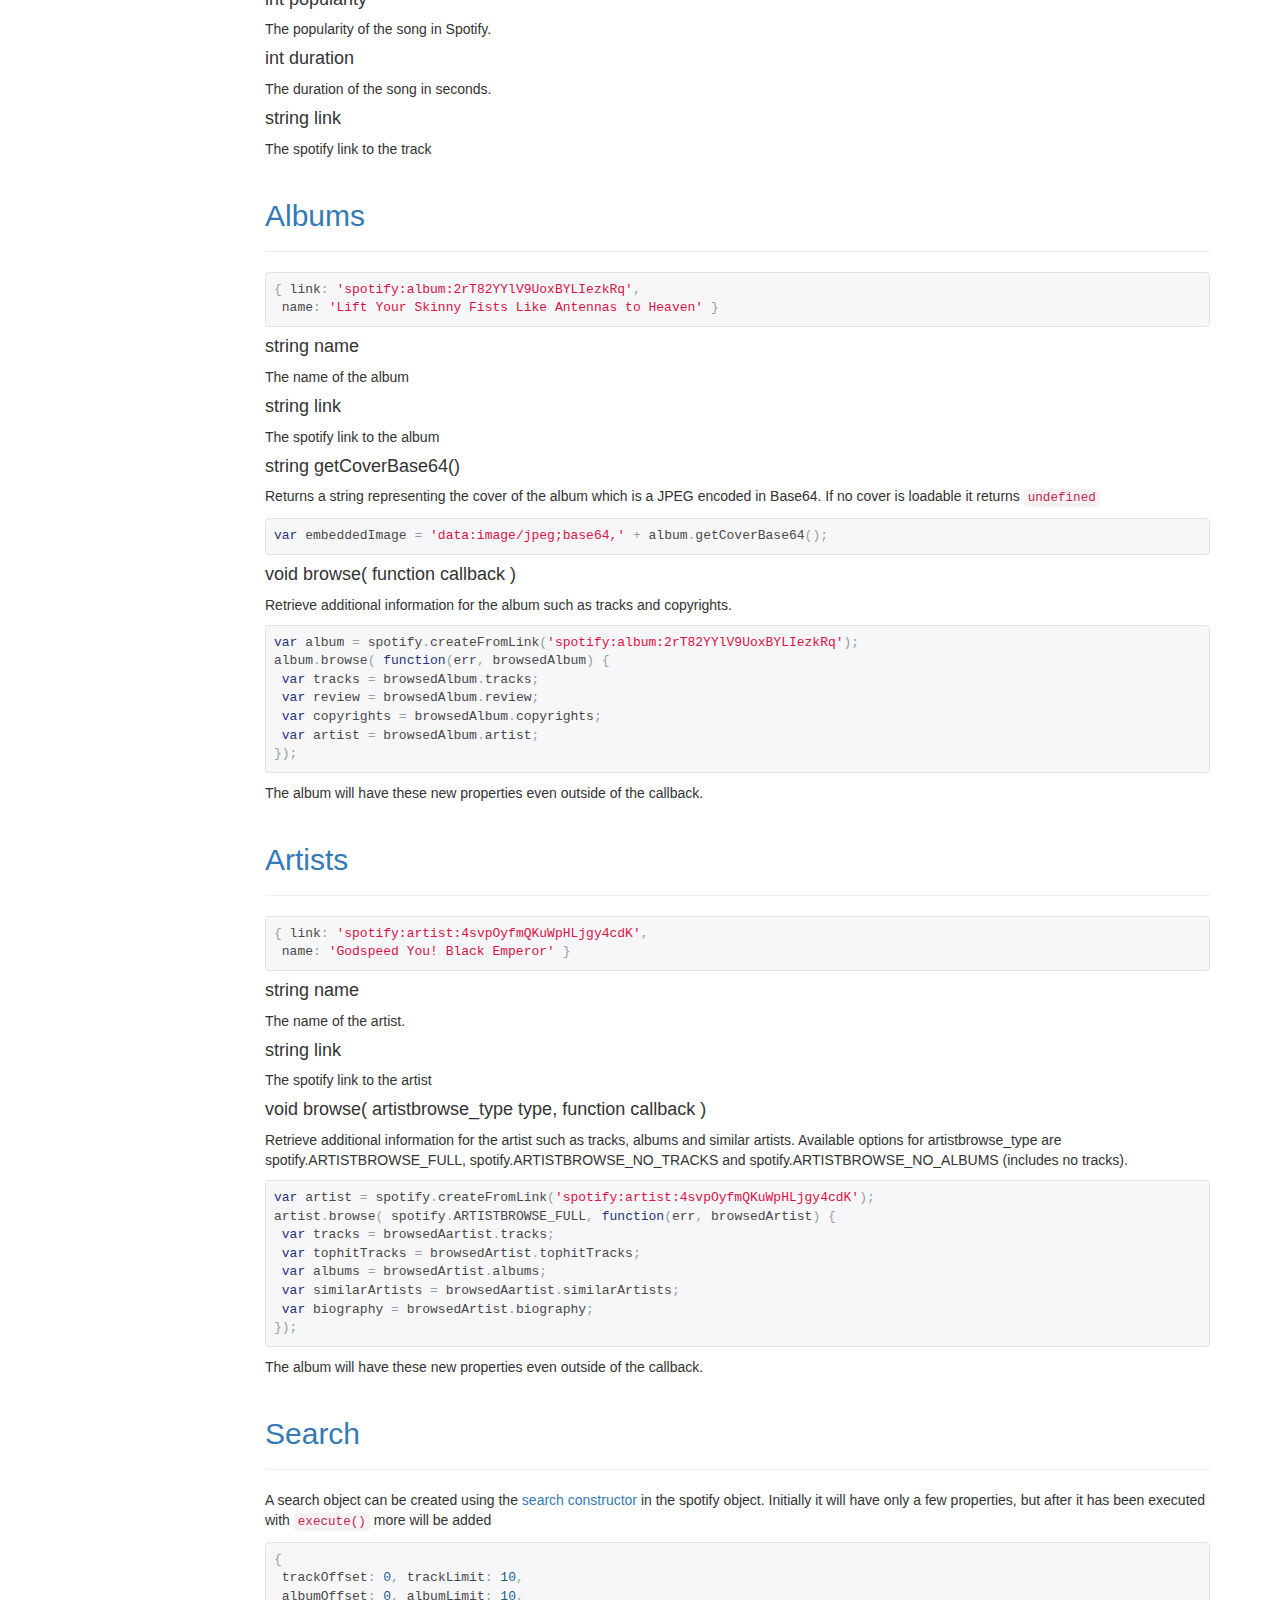
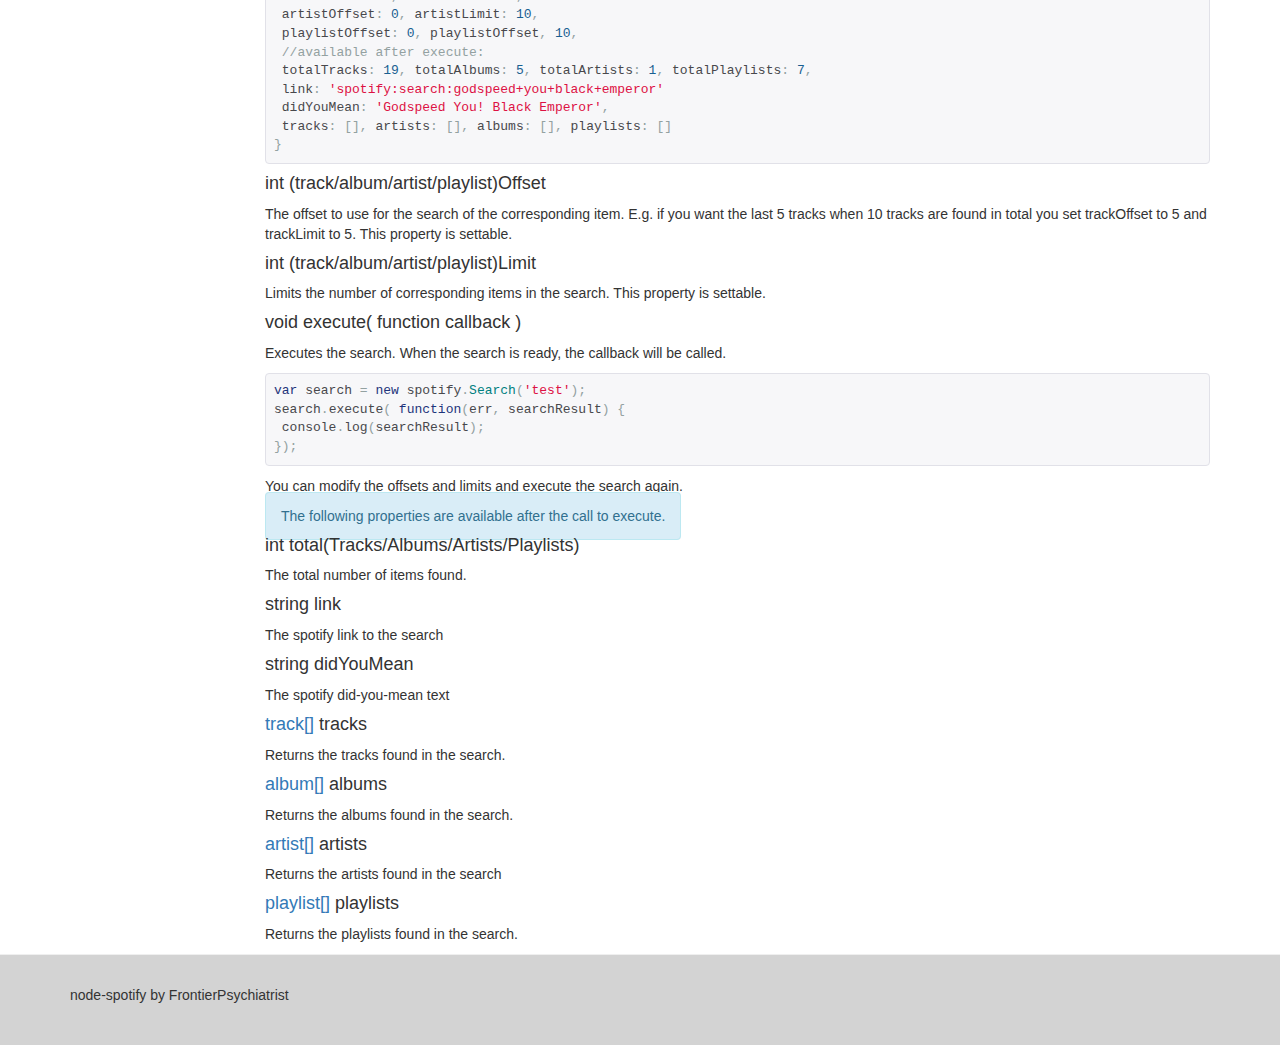
<file: api/0.4.1/api.html>
<!DOCTYPE html><html><head><link rel="stylesheet" href="../../css/bootstrap.min.css" media="screen" type="text/css"><link rel="stylesheet" href="../../css/main.css" media="screen" type="text/css"><meta name="viewport" content="width=device-width, initial-scale=1.0"><meta http-equiv="Content-Type" content="text/html" charset="utf-8"><title>node-spotify: api</title><script type="text/javascript" src="../../js/jquery.min.js"></script><script type="text/javascript" src="../../js/bootstrap.min.js"></script><script type="text/javascript" src="../../js/prettify.js"></script><link rel="stylesheet" href="../../css/prettify.css" type="text/css"></head><body data-spy="scroll" data-target=".sidebar">
<div class="navbar navbar-default">
    <div class="navbar-header"><a href="../../index.html" class="navbar-brand">Home</a></div>
    <div class="collapse navbar-collapse">
        <ul class="nav navbar-nav">
            <li class="active dropdown"><a href="#" data-toggle="dropdown" role="button" class="dropdown-toggle">API <span class="caret"></span></a>
                <ul role="menu" class="dropdown-menu">
                    <li><a href="../../api.html">current (0.7.1)</a></li>
                    <li><a href="../../api/0.7.0/api.html">0.7.0</a></li>
                    <li><a href="../../api/0.6.0/api.html">0.6.0</a></li>
                    <li><a href="../../api/0.5.4/api.html">0.5.4</a></li>
                    <li><a href="../../api/0.5.2/api.html">0.5.2</a></li>
                    <li><a href="../../api/0.5.1/api.html">0.5.1</a></li>
                    <li><a href="../../api/0.5.0/api.html">0.5.0</a></li>
                    <li><a href="../../api/0.4.1/api.html">0.4.1</a></li>
                </ul>
            </li>
            <li><a href="../../example.html">Examples</a></li>
            <li><a href="../../programmers.html">Into the C++ code</a></li>
            <li><a href="../../impressum.html">Impressum</a></li>
        </ul>
        <!--a(href='demo/index.html').btn.btn-success.pull-right Try it!--></div>
</div>
<div class="container"><div class="row"><div class="col-lg-2 sidebar"><ul class="nav nav-pills nav-stacked affix"><li class="disabled"><a><b>0.4.1</b></a></li><li><a href="#spotify">Spotify object</a></li><li><a href="#events">Events</a></li><li><a href="#playlist">Playlists</a></li><li><a href="#player">Player</a></li><li><a href="#track">Tracks</a></li><li><a href="#album">Albums</a></li><li><a href="#artist">Artists</a></li><li><a href="#search">Search</a></li></ul></div><div class="col-lg-10"><div class="page-header"><h1>node.js API</h1></div><p>As every other nodeJS module you just require node-spotify to use it. It returns a function that you can pass
some options. The tracefile won't be created if you just leave it out.</p><p>The appkeyFile option is required. You need an appkey from spotify to use node-spotify, you can get it from
<a href="https://developer.spotify.com/technologies/libspotify/#application-keys">here</a>.</p><pre class="prettyprint">var options = {
 settingsFolder: 'settings',
 cacheFolder: 'cache',
 traceFile: 'trace.txt' //default is empty,
 appkeyFile: 'spotify_appkey.key' //required
}
var spotify = require('spotify')(options);</pre><p>This will create a spotify session but perform no further action with it.</p><span class="alert alert-info">Unless specifically mentioned, properties of objects are not writeable (you can't change a track name in Spotify).</span><div class="page-header"><h2><a id="spotify">The spotify object</a></h2></div><h4>string rememberedUser</h4><pre class="prettyprint">console.log(spotify.rememberedUser);
//your@email.com</pre><p>The name of the remebered user if present, <code>undefined</code> otherwise.</p><h4>void login( string username, string password, bool remember, bool useRemembered )</h4><pre class="prettyprint">spotify.login('myusername', 'mypassword', true, false);</pre><p>Starts a spotify session and logs in. Facebook login is possible. The user must have a spotify premium account.
If <code>remember</code> is set to true, the user will be remembered and can relogin the next time. If
<code>useRemembered</code> is set to true, the remembered user will be used.</p><h4>void ready( function callback )</h4><pre class="prettyprint">var playlists;
spotify.ready( function() {
 playlists = spotify.getPlaylists();
});</pre><p>Set a callback that is executed after the login to spotify has succeeded and the root playlistcontainer is loaded.</p><h4><a id="getPlaylists">playlist[] getPlaylists()</a></h4><pre class="prettyprint">var playlists = spotify.getPlaylists();</pre><p>Returns all <a href="#playlist">playlists</a> for the current user. If the user is not logged in, an empty list is returned.</p><h4><a href='#playlist'>playlist</a> getStarred()</h4><p>Returns the starred playlist</p><pre class="prettyprint">var starredPlaylist = spotify.getStarred();</pre><h4>void playlists.on( string eventname, function callback )</h4><pre class="prettyprint">spotify.playlists.on(events.playlist_name_change, function(err, playlist) {
 console.log('New playlist name: ' + playlist.name);
});</pre><p>Register a callback for <b>all</b> playlists for a certain <a href="#events">event</a>. If the given event happens on any playlist
the callback will be called.</p><span class="alert alert-info">The callback will only be called if a javascript object of the playlist has been created.</span><h4><a href="#player">player</a> player</h4><p>See the description of <a href="#player">player</a>.</p><h4>void logout()</h4><pre class="prettyprint">spotify.logout();</pre><p>Logs the user out.</p><h4><a id="searchCtor">search Search( string searchText, optional int offset, optional int limit )</a></h4><p>This is a constructor for the <a href="#search">search</a> object. All of the four entities <a href="#track">track</a>
, <a href="#album">album</a>, <a href="#artist">artist</a> and <a href="#playlist">playlist</a> are searched. For each
there is a limit of the number of items to be returned by the search and a offset to start from. The constructor takes
global values for these but they can be set individually on the returned object.</p><pre class="prettyprint">var search = new spotify.Search('godspeed you black emperor', 2, 10);</pre><h4>spotifyObject createFromLink( string link )</h4><p>Creates a spotify object for the given spotify link. Currently, tracks, artists and albums are supported.</p><pre class="prettyprint">var track = spotify.createFromLink('spotify:track:05JqOBN6XW4eFUVQlgR0I3');
var album = spotify.createFromLink('spotify:album:2rT82YYlV9UoxBYLIezkRq');
var artist = spotify.createFromLink('spotify:artist:4svpOyfmQKuWpHLjgy4cdK');</pre><p>If the link is not valid, <code>Undefined</code> is returned.</p><div class="page-header"><h2><a id="events">Events</a></h2></div><p>The following objects all have the methods "on" and "off" to un/register functions to events: <code>playlist, track, player, album</code>
The events will be called from within the native module.</p><p>The following events are available:</p><pre class="prettyprint">var events = {
 /* Playlists */
 playlist_renamed: 'playlist_renamed',
 playlist_tracks_added: 'playlist_tracks_added',
|
 /* player */
 player_end_of_track: 'player_end_of_track'
}</pre><p>In general you register to an event like this:</p><pre class="prettyprint">object.on(event.name, function(err, object) {
 console.log(object);
}</pre><p>Descriptions for the events can be found in the corresponding objects.</p><div class="page-header"><h2><a id="playlist">Playlists</a></h2></div><p>The playlist objects are availabe via <a href="#getPlaylists">getPlaylists()</a>.</p><pre class="prettyprint">{
  name: 'Rock music',
  link: 'spotify:user:1234567890:playlist:6nruasfjdkMMLOas'
}</pre><h4>string name</h4><p>The name of the playlist.</p><h4>string link</h4><p>The spotify link to the playlist</p><h4><a id="getTracks">track[] getTracks()</a></h4><pre class="prettyprint">var tracks = playlist.getTracks();</pre><p>Returns all <a href="#track">tracks</a> for the playlist. This is available as a method instead of a property
so it can be controlled when a playlist fetches it tracks from spotify.</p><p>The following events are available for playlists:<ul><li><code>playlist_renamed</code></li><pre class="prettyprint">spotify.playlists.on('playlist_renamed', function(err, playlist) {
 console.log(playlist.name);
});</pre><p>Fired when the playlist is renamed.</p><li><code>playlist_tracks_added</code></li><pre class="prettyprint">playlist.on('playlist_tracks_added', function(err, tracks) {
 console.log(tracks);
});</pre><p>This callback will get the tracks that are added to the playlist as the object.</p></ul></p><div class="page-header"><h2><a id="player">Player</a></h2></div><p>The player object does not wrap a type of libspotify. It is the central object to play tracks. It is accessible
via <code>spotify.player</code>.</p><pre class="prettyprint">{
  currentSecond: 3
}</pre><h4>void play(<a href='#track'>track</a> track)</h4><pre class="prettyprint">var track = playlist.getTracks()[0];
spotify.player.play(track);</pre><p>Plays the given track to the end.</p><h4>void stop()</h4><pre class="prettyprint">spotify.player.stop();</pre><p>Stop playing</p><h4>void pause()</h4><pre class="prettyprint">spotify.player.pause();</pre><p>Pause playing</p><h4>void resume()</h4><pre class="prettyprint">spotify.player.resume();</pre><p>Resume playing</p><h4>void seek(int second)</h4><p>Seek to the given second on the currently playing track.</p><pre class="prettyprint">spotify.player.seek(98);</pre><h4>int currentSecond</h4><p>The the current second of the song playing.</p><h4>events</h4><p>The following events will be called in the player object:<ul><li><code>player_end_of_track</code></li><pre class="prettyprint">spotify.player.on(events.player_end_of_track, function(err, player) {
  currentTrack++;
  playNextTrack();
});</pre></ul></p><div class="page-header"><h2><a id="track">Tracks</a></h2></div><p>Tracks can be acquired by calling the <a href="#getTracks">getTracks()</a> method on a <a href="#playlist">playlist</a></p><pre class="prettyprint">{ popularity: 40,
 starred: true,
 album:
  { link: 'spotify:album:2rT82YYlV9UoxBYLIezkRq',
    name: 'Lift Your Skinny Fists Like Antennas to Heaven' },
 artists:
  [ { link: 'spotify:artist:4svpOyfmQKuWpHLjgy4cdK',
      name: 'Godspeed You! Black Emperor' } ],
 duration: 1399,
 link: 'spotify:track:05JqOBN6XW4eFUVQlgR0I3',
 name: 'Murray Ostril:"They Don\'t Sleep Anymore On the Beach"'
}</pre><h4>string name</h4><p>The name of the track</p><h4>album album</h4><p>The <a href="#album">album</a> of the track</p><h4>artist[] artists</h4><p>All <a href="#artist">artists</a> for this track</p><h4>boolean starred</h4><p>True if the track is starred. This property is settable.</p><h4>int popularity</h4><p>The popularity of the song in Spotify.</p><h4>int duration</h4><p>The duration of the song in seconds.</p><h4>string link</h4><p>The spotify link to the track</p><div class="page-header"><h2><a id="album">Albums</a></h2></div><pre class="prettyprint">{ link: 'spotify:album:2rT82YYlV9UoxBYLIezkRq',
 name: 'Lift Your Skinny Fists Like Antennas to Heaven' }</pre><h4>string name</h4><p>The name of the album</p><h4>string link</h4><p>The spotify link to the album</p><h4>string getCoverBase64()</h4><p>Returns a string representing the cover of the album which is a JPEG encoded in Base64. If no cover is loadable
it returns <code>undefined</code></p><pre class="prettyprint">var embeddedImage = 'data:image/jpeg;base64,' + album.getCoverBase64();</pre><h4>void browse( function callback )</h4><p>Retrieve additional information for the album such as tracks and copyrights.</p><pre class="prettyprint">var album = spotify.createFromLink('spotify:album:2rT82YYlV9UoxBYLIezkRq');
album.browse( function(err, browsedAlbum) {
 var tracks = browsedAlbum.tracks;
 var review = browsedAlbum.review;
 var copyrights = browsedAlbum.copyrights;
 var artist = browsedAlbum.artist;
});</pre><p>The album will have these new properties even outside of the callback.</p><div class="page-header"><h2><a id="artist">Artists</a></h2></div><pre class="prettyprint">{ link: 'spotify:artist:4svpOyfmQKuWpHLjgy4cdK',
 name: 'Godspeed You! Black Emperor' }</pre><h4>string name</h4><p>The name of the artist.</p><h4>string link</h4><p>The spotify link to the artist</p><h4>void browse( artistbrowse_type type, function callback )</h4><p>Retrieve additional information for the artist such as tracks, albums and similar artists. Available options for
artistbrowse_type are spotify.ARTISTBROWSE_FULL, spotify.ARTISTBROWSE_NO_TRACKS and spotify.ARTISTBROWSE_NO_ALBUMS (includes no tracks).</p><pre class="prettyprint">var artist = spotify.createFromLink('spotify:artist:4svpOyfmQKuWpHLjgy4cdK');
artist.browse( spotify.ARTISTBROWSE_FULL, function(err, browsedArtist) {
 var tracks = browsedAartist.tracks;
 var tophitTracks = browsedArtist.tophitTracks;
 var albums = browsedArtist.albums;
 var similarArtists = browsedAartist.similarArtists;
 var biography = browsedArtist.biography;
});</pre><p>The album will have these new properties even outside of the callback.</p><div class="page-header"><h2><a id="search">Search</a></h2></div><p>A search object can be created using the <a href="#searchCtor">search constructor</a> in the spotify object. Initially it will have
only a few properties, but after it has been executed with <code>execute()</code> more will be added</p><pre class="prettyprint">{
 trackOffset: 0, trackLimit: 10,
 albumOffset: 0, albumLimit: 10,
 artistOffset: 0, artistLimit: 10,
 playlistOffset: 0, playlistOffset, 10,
 //available after execute:
 totalTracks: 19, totalAlbums: 5, totalArtists: 1, totalPlaylists: 7,
 link: 'spotify:search:godspeed+you+black+emperor'
 didYouMean: 'Godspeed You! Black Emperor',
 tracks: [], artists: [], albums: [], playlists: []
}</pre><h4>int (track/album/artist/playlist)Offset</h4><p>The offset to use for the search of the corresponding item. E.g. if you want the last 5 tracks when 10 tracks
are found in total you set trackOffset to 5 and trackLimit to 5. This property is settable.</p><h4>int (track/album/artist/playlist)Limit</h4><p>Limits the number of corresponding items in the search. This property is settable.</p><h4>void execute( function callback )</h4><p>Executes the search. When the search is ready, the callback will be called.</p><pre class="prettyprint">var search = new spotify.Search('test');
search.execute( function(err, searchResult) {
 console.log(searchResult);
});</pre><p>You can modify the offsets and limits and execute the search again.</p><span class="alert alert-info">The following properties are available after the call to execute.</span><h4>int total(Tracks/Albums/Artists/Playlists)</h4><p>The total number of items found.</p><h4>string link</h4><p>The spotify link to the search</p><h4>string didYouMean</h4><p>The spotify did-you-mean text</p><h4><a href="#track">track[]</a> tracks</h4><p>Returns the tracks found in the search.</p><h4><a href="#album">album[]</a> albums</h4><p>Returns the albums found in the search.</p><h4><a href="#artist">artist[]</a> artists</h4><p>Returns the artists found in the search</p><h4><a href="#playlist">playlist[]</a> playlists</h4><p>Returns the playlists found in the search.</p></div></div><script type="text/javascript">!function ($) {
    $(function(){
        window.prettyPrint && prettyPrint()
    })
}(window.jQuery)</script></div><footer class="footer"><div class="container"><p>node-spotify by FrontierPsychiatrist</p></div></footer></body></html>
</file>
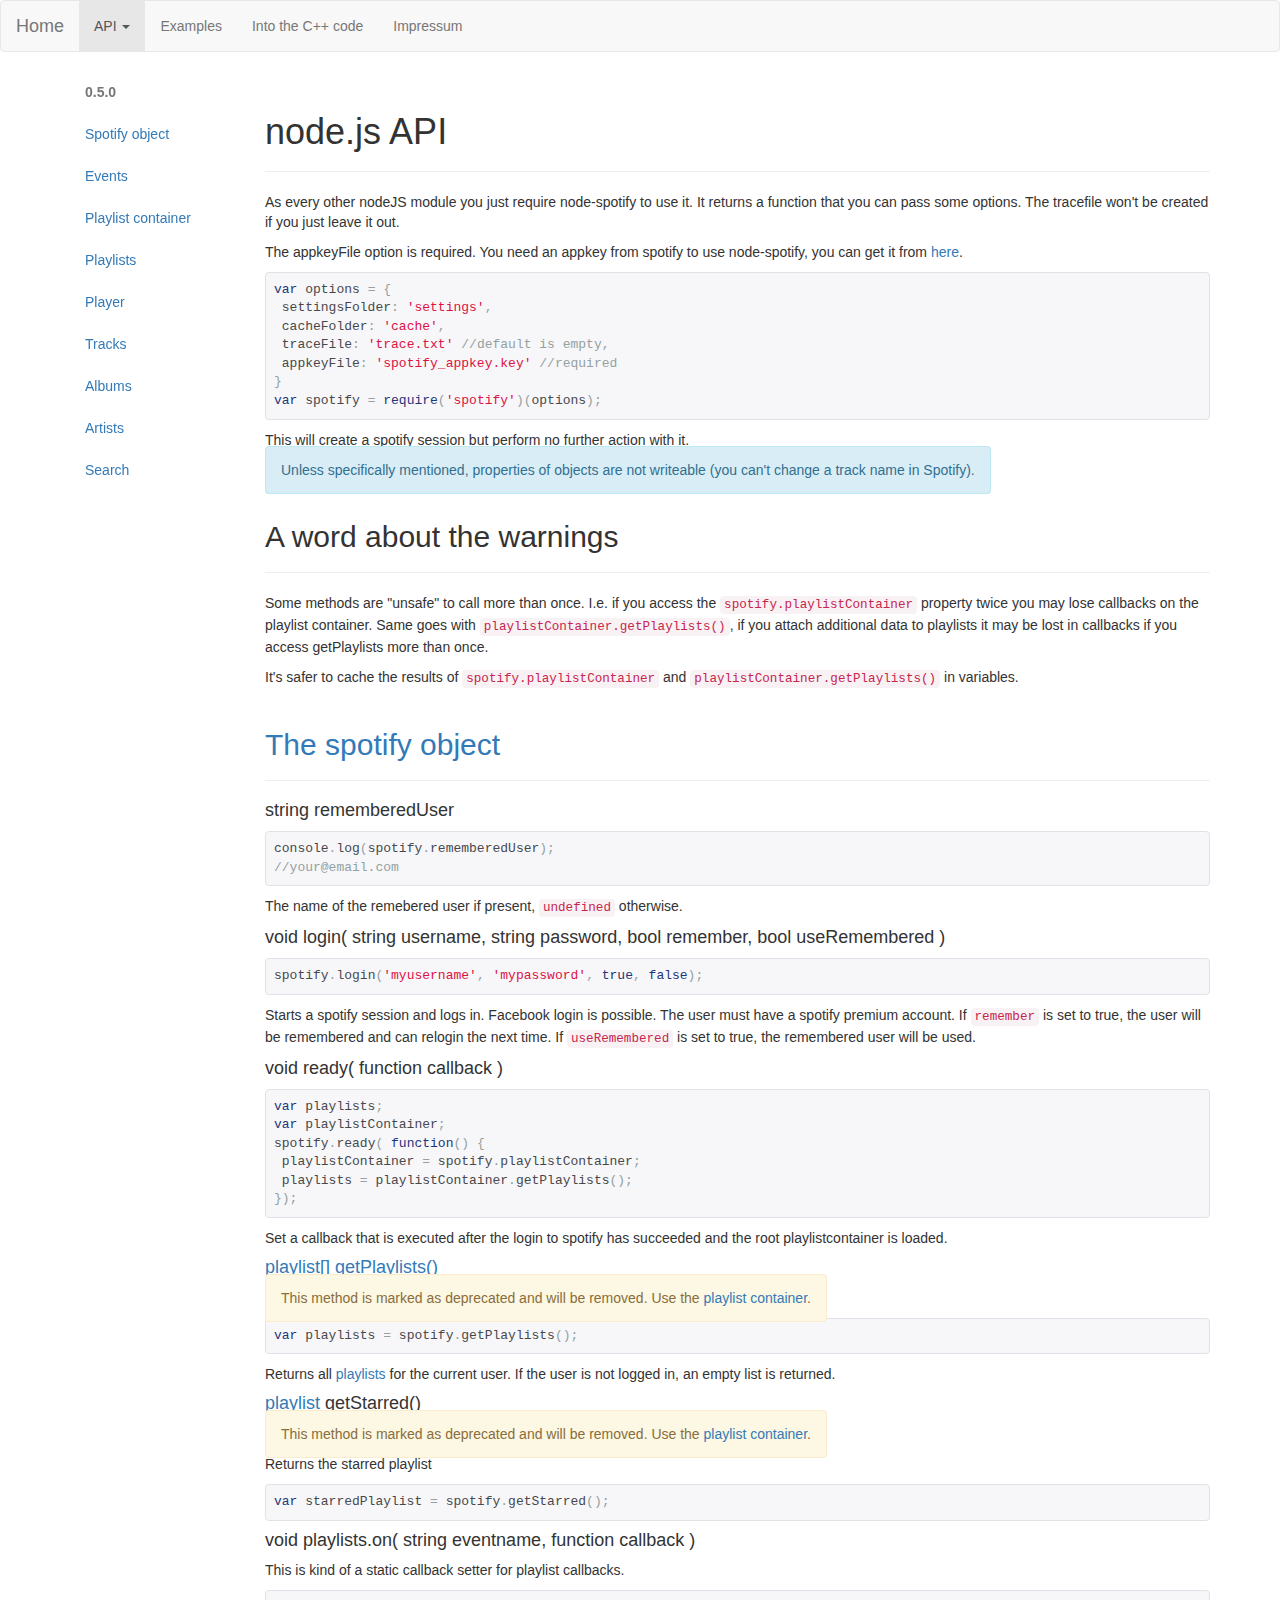
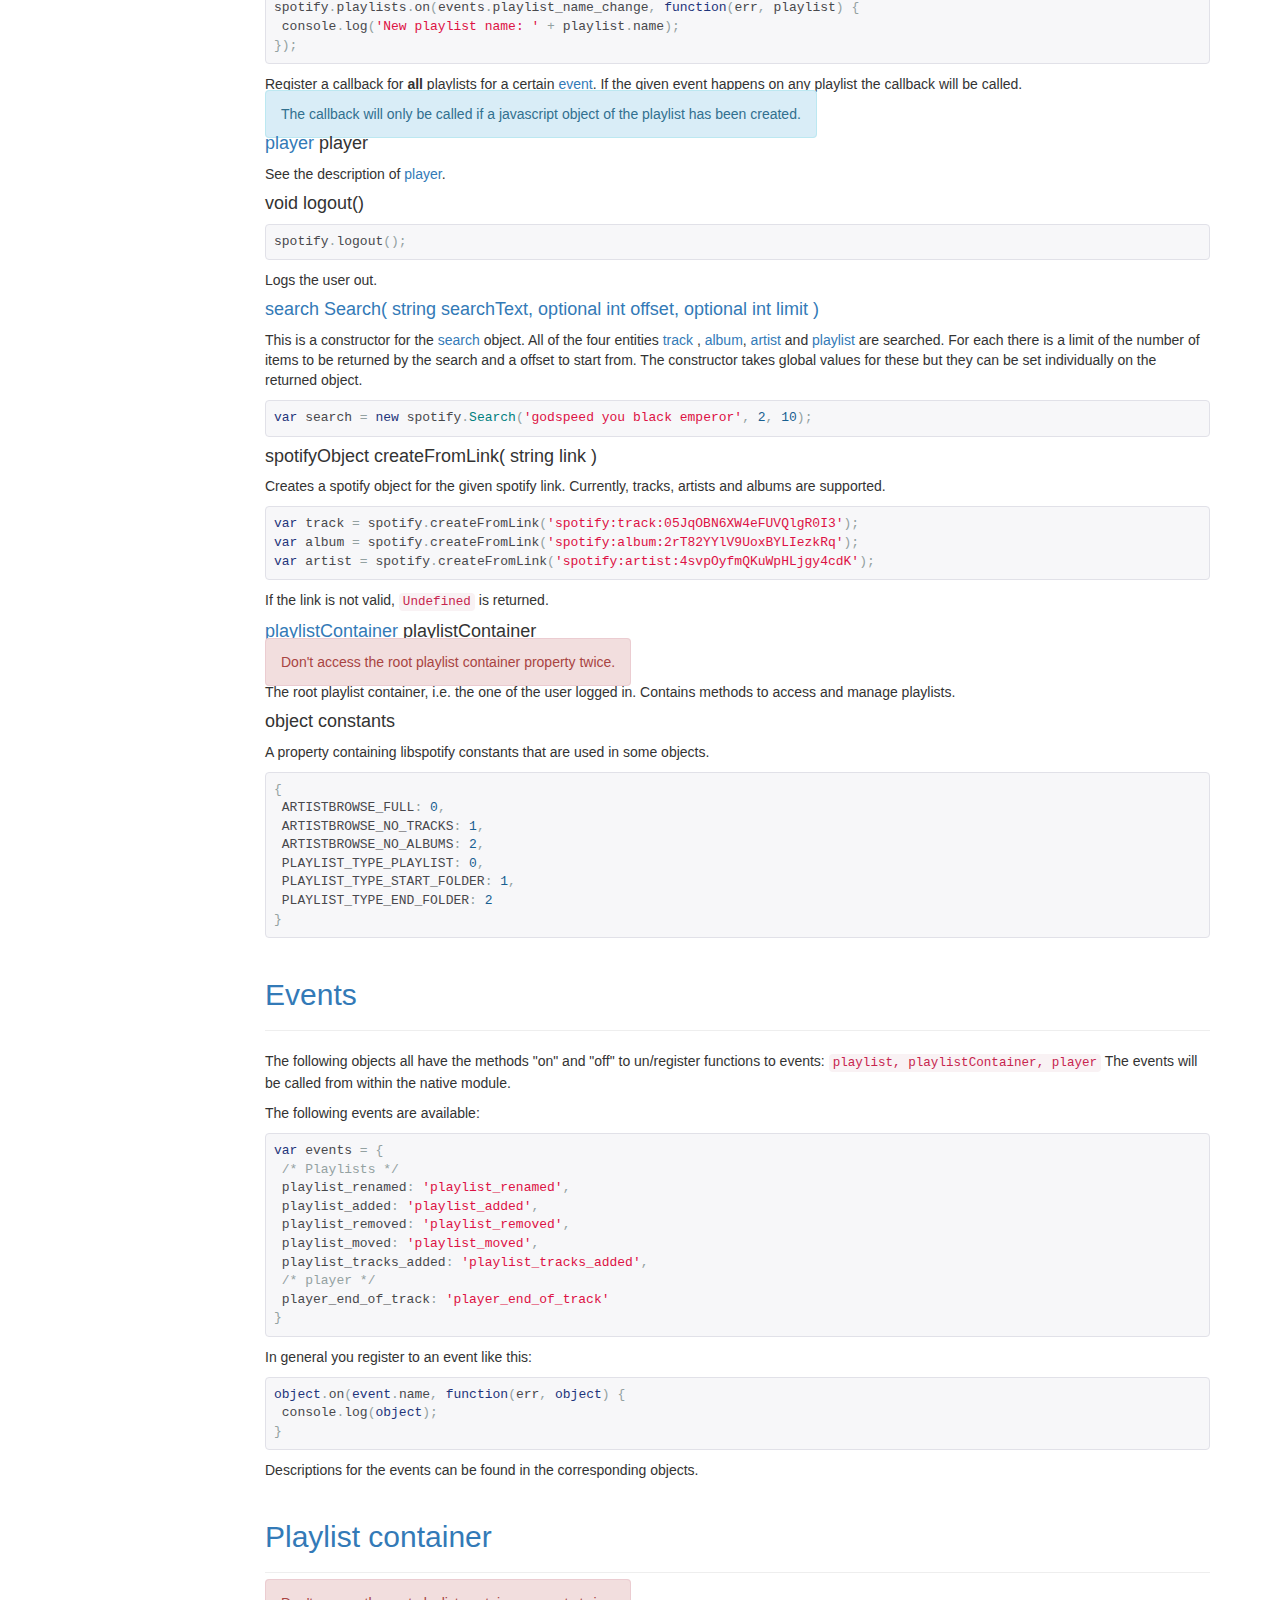
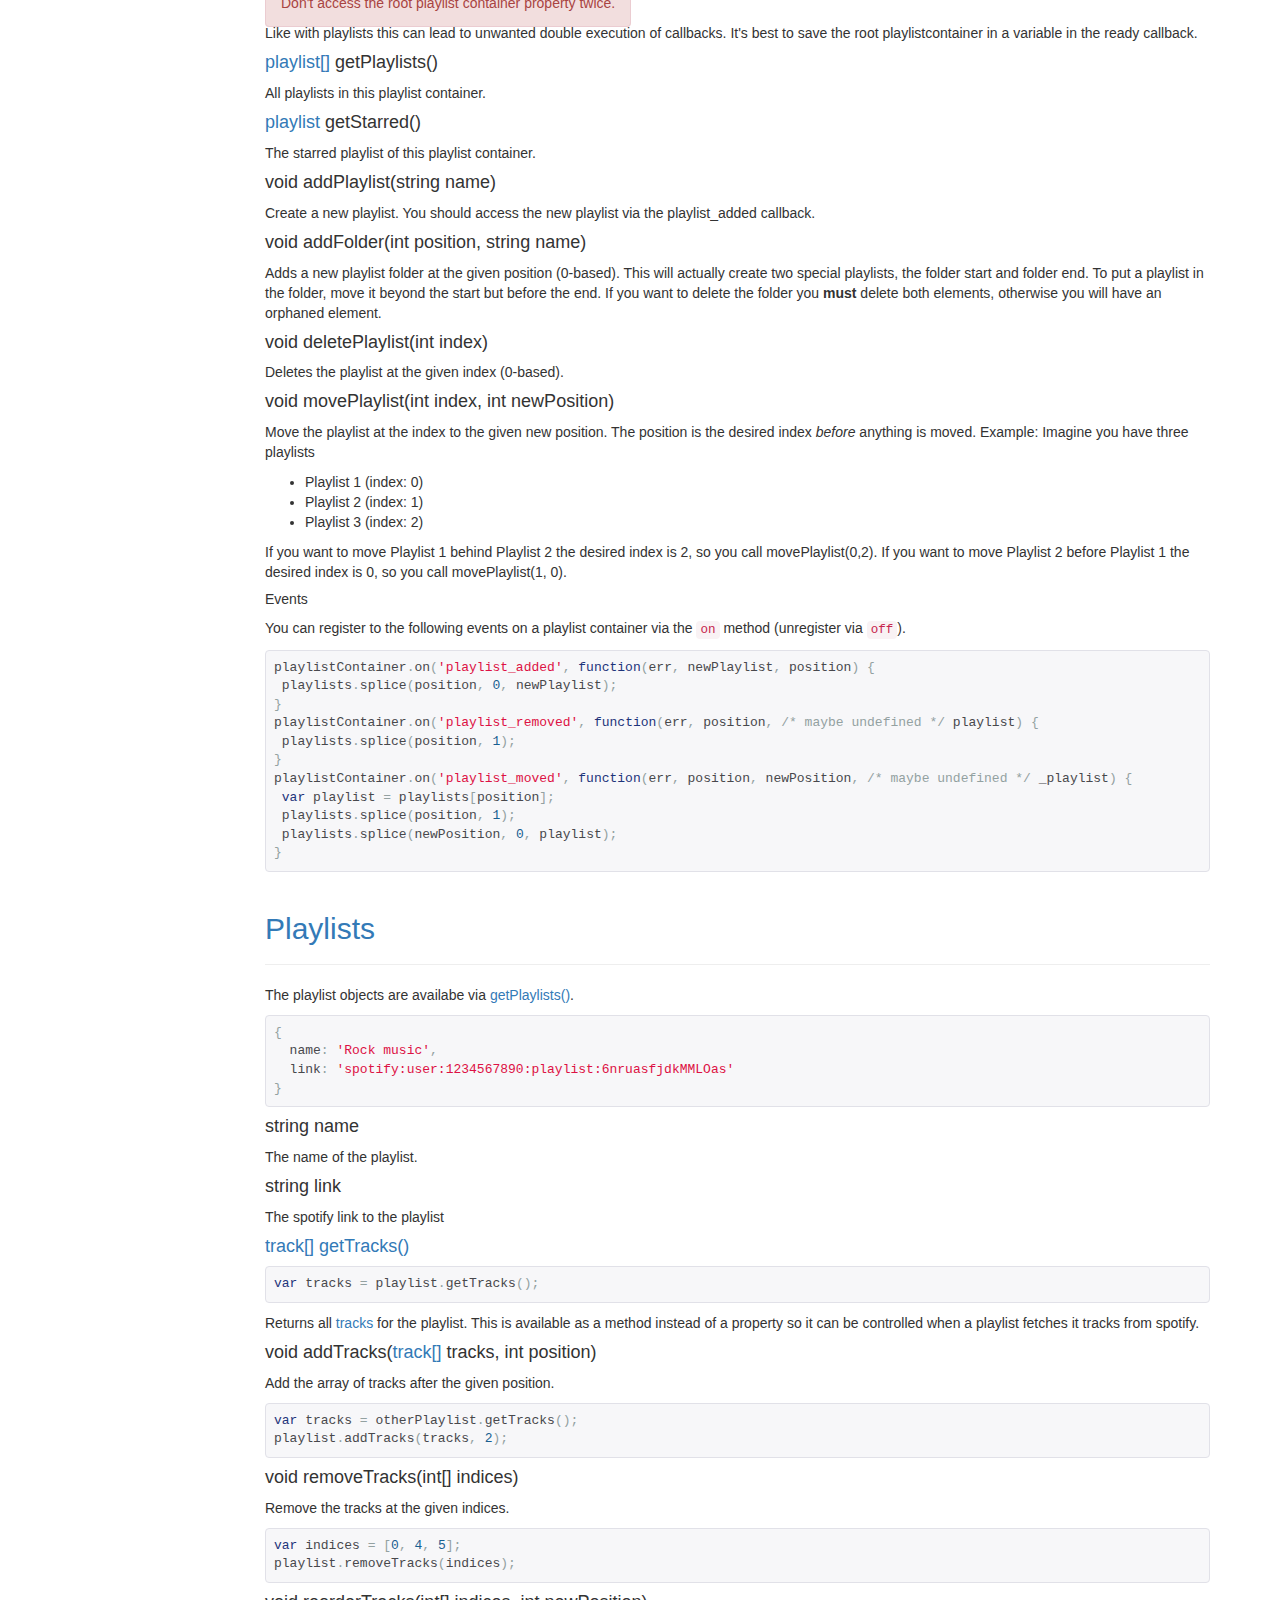
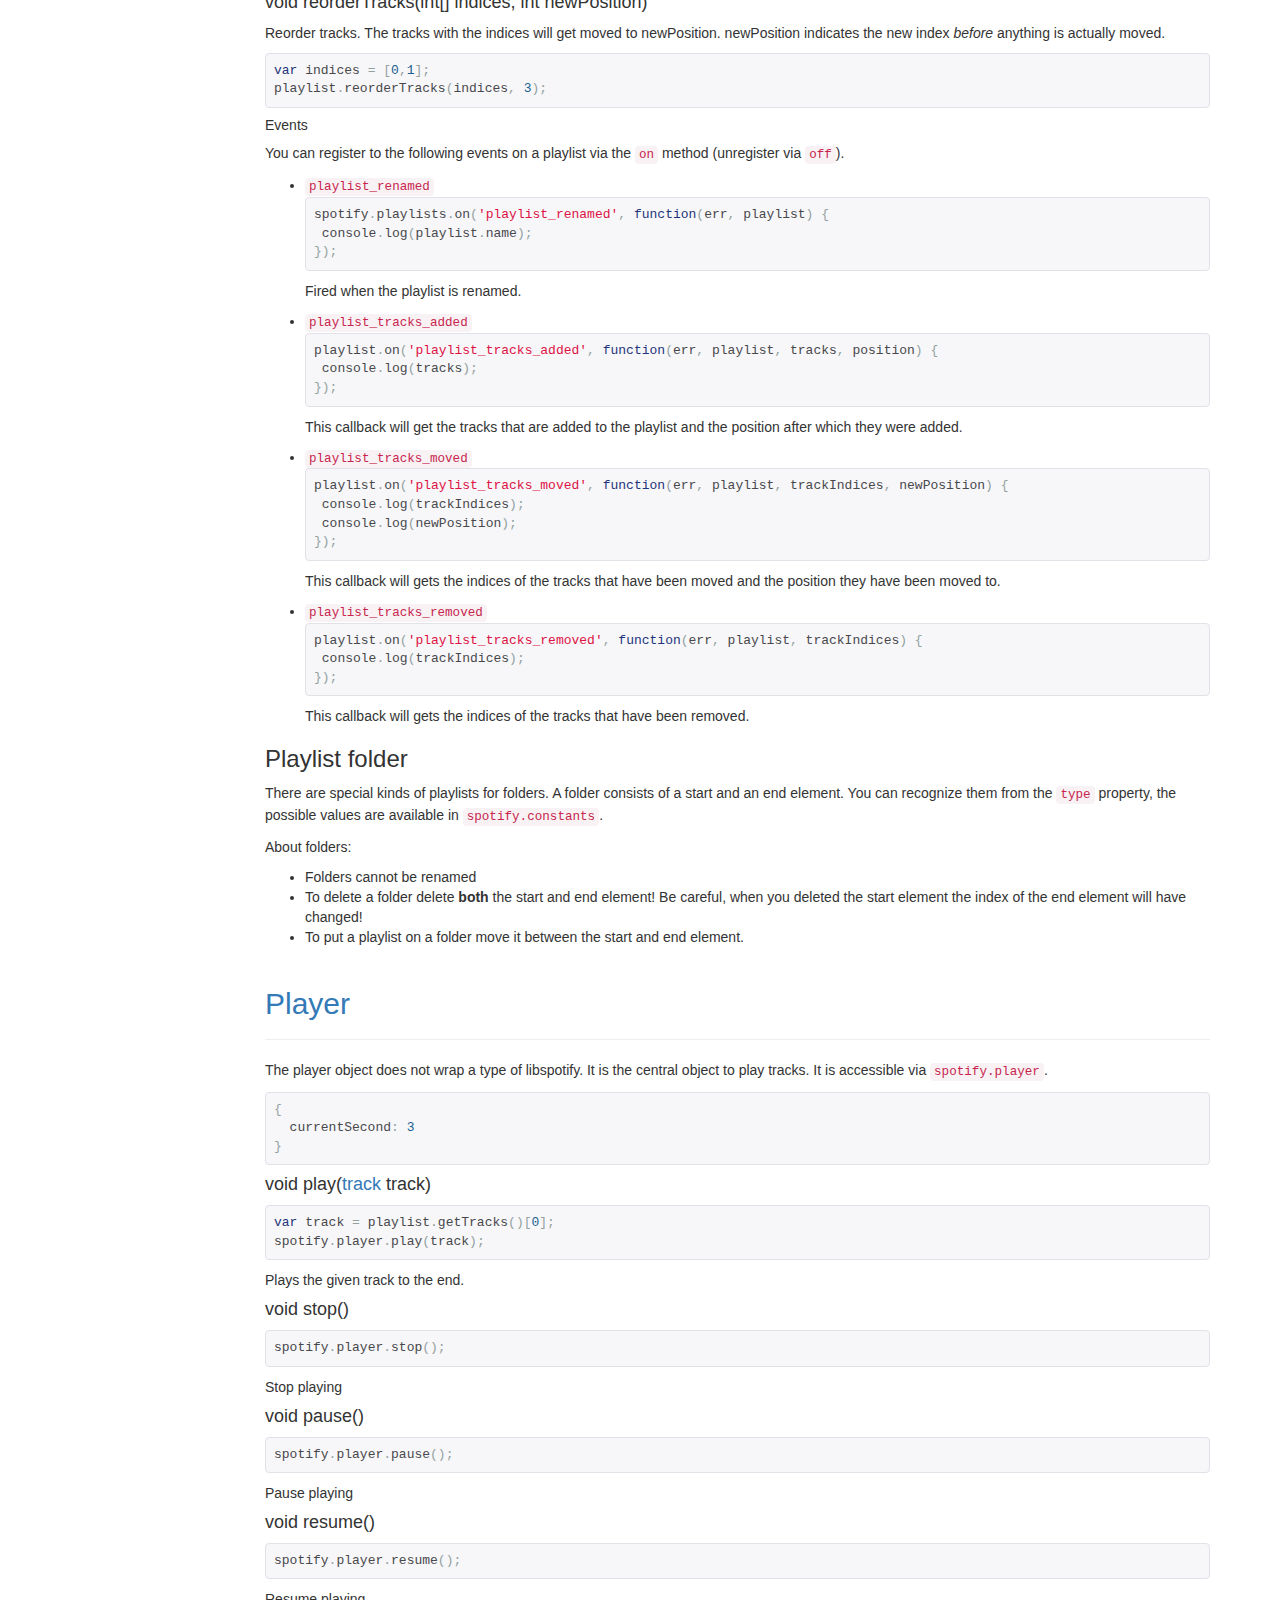
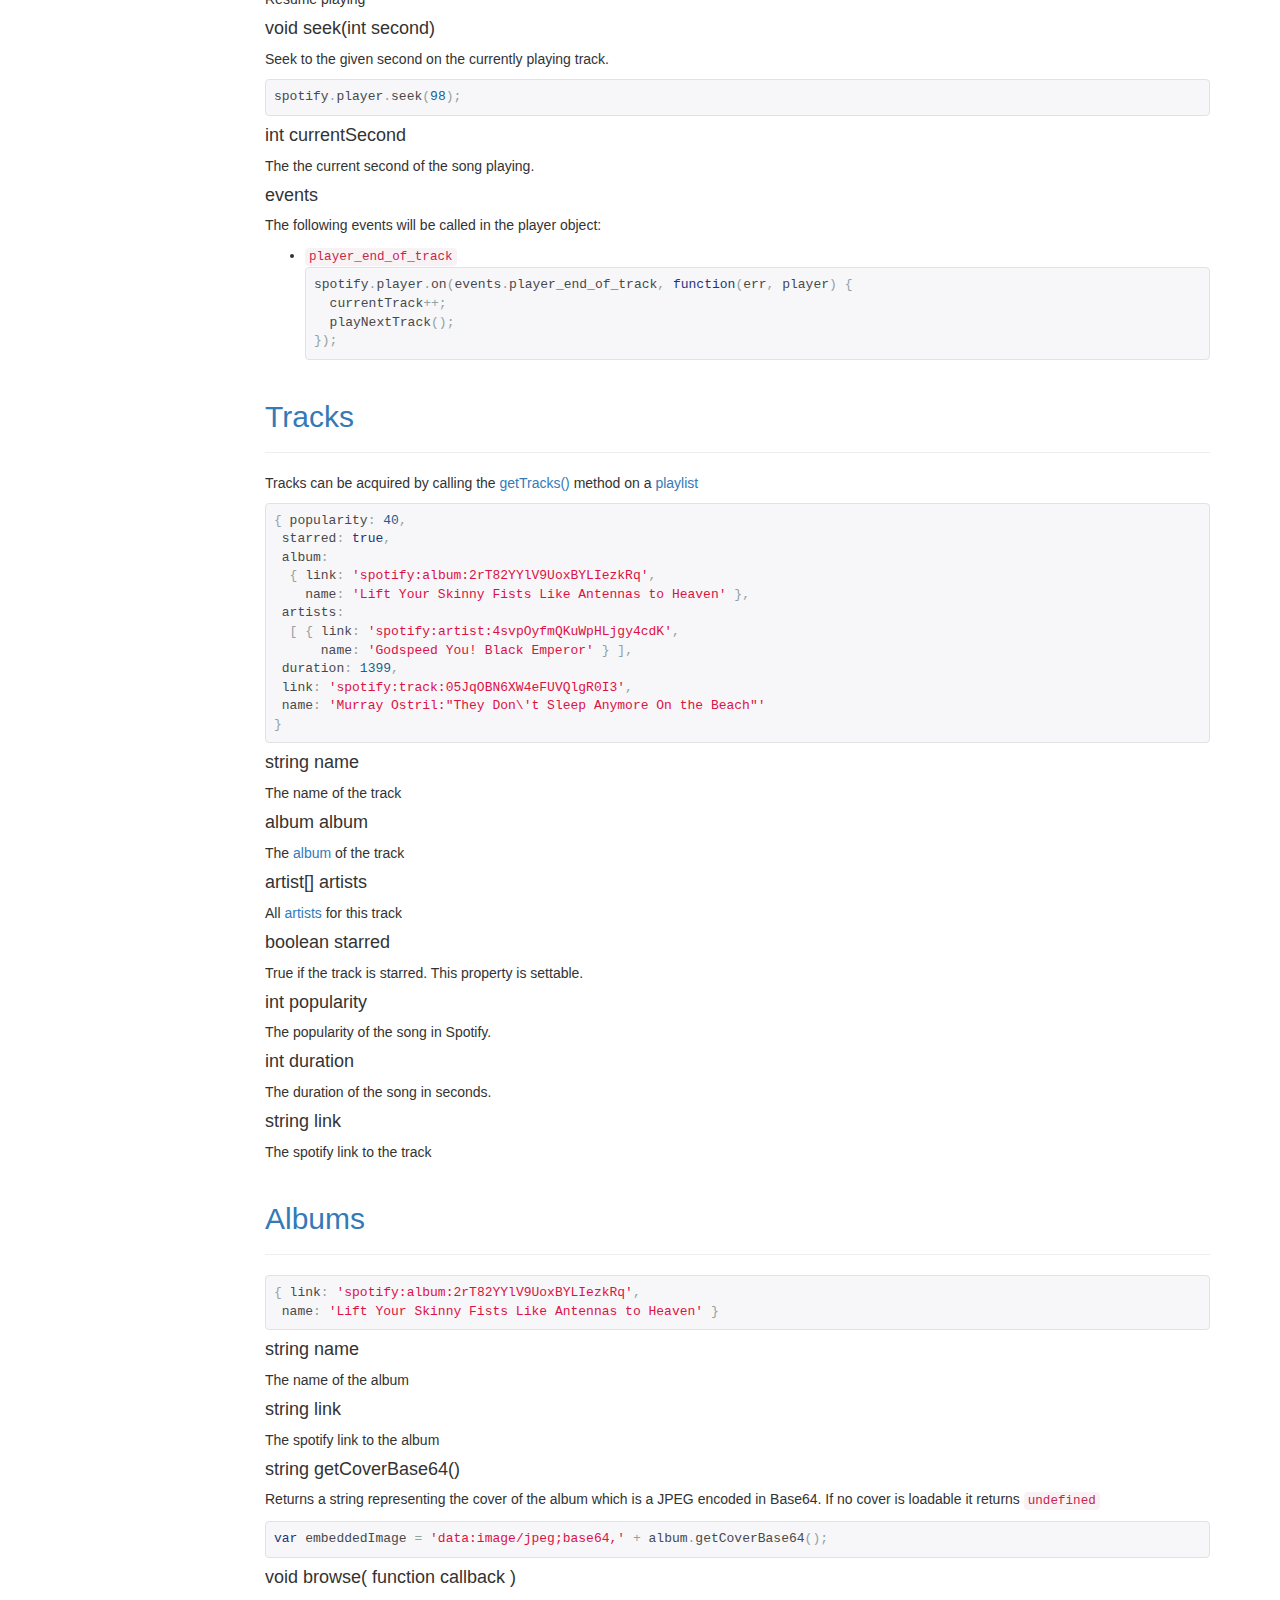
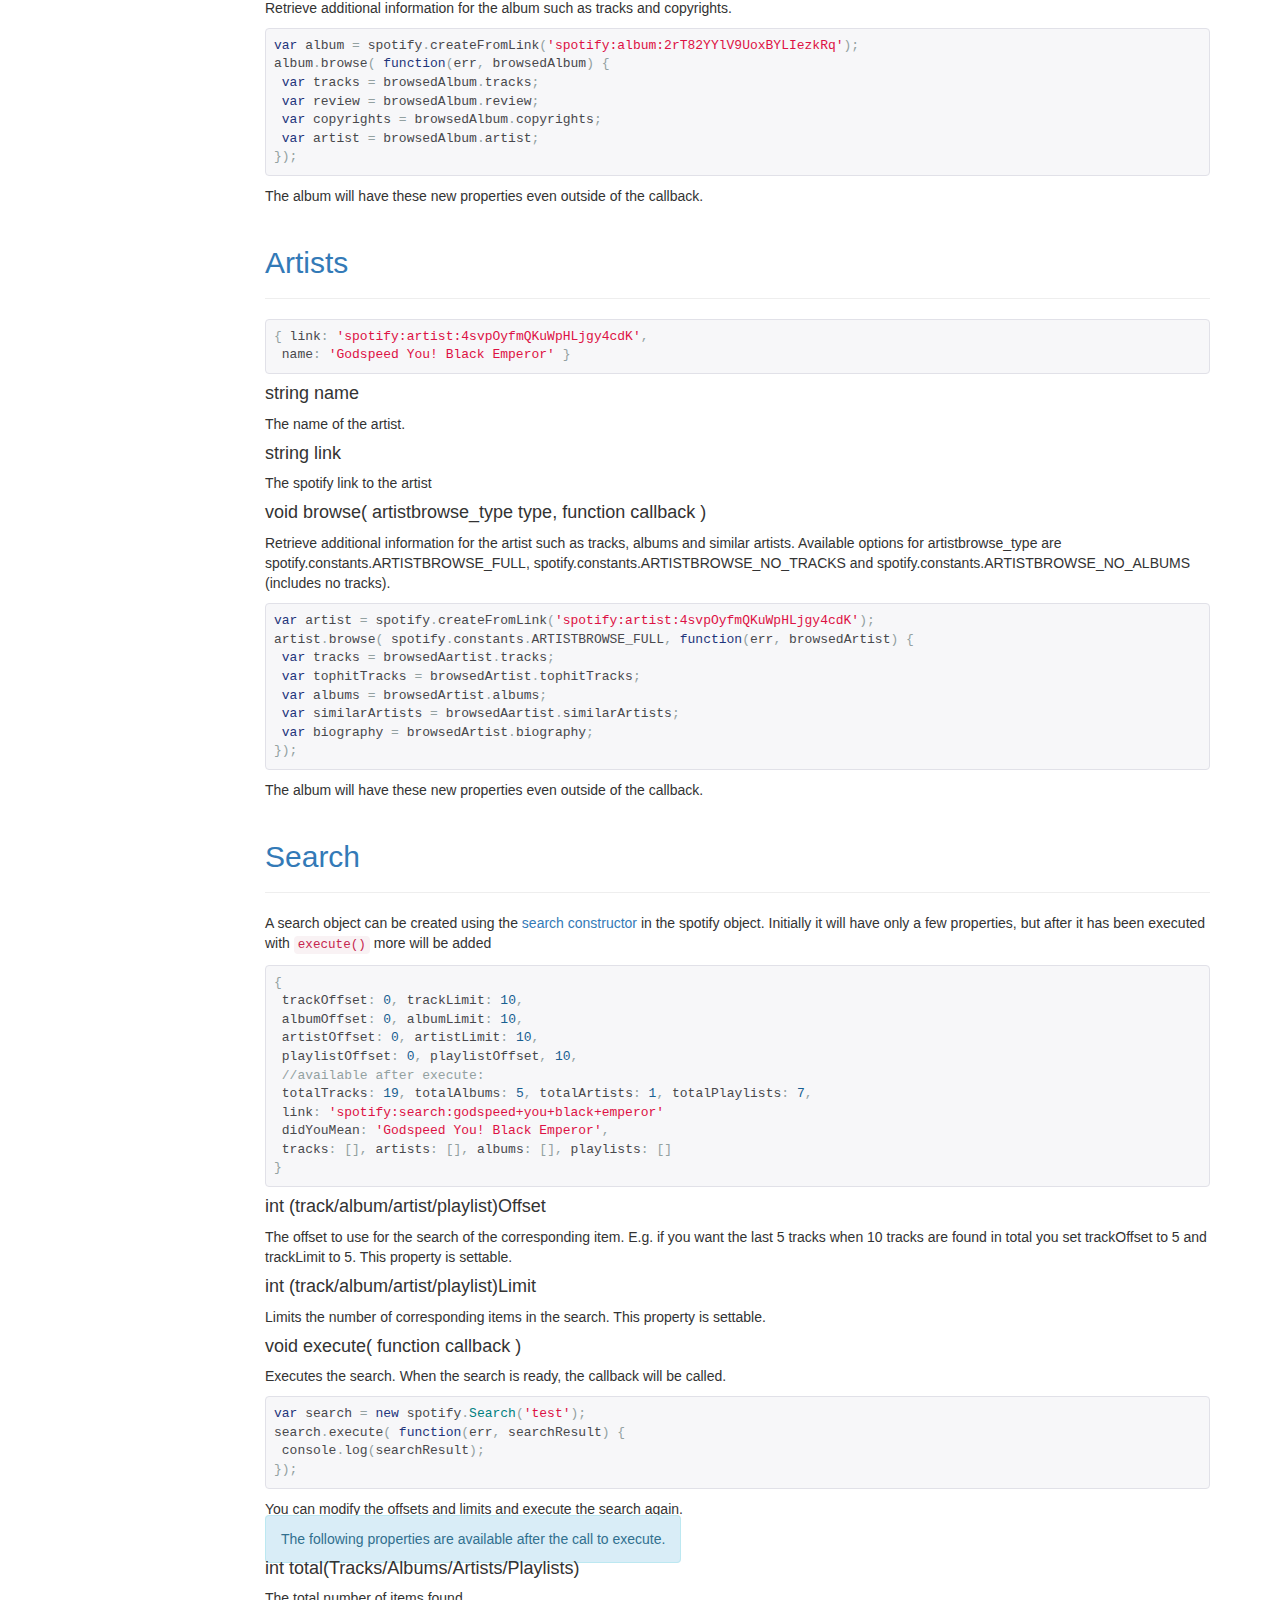
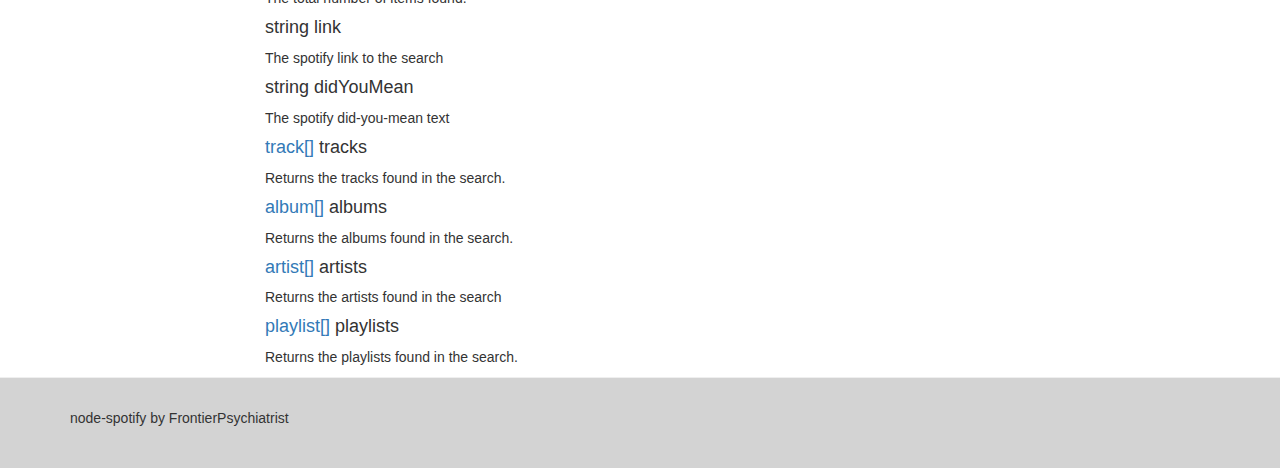
<file: api/0.5.0/api.html>
<!DOCTYPE html><html><head><link rel="stylesheet" href="../../css/bootstrap.min.css" media="screen" type="text/css"><link rel="stylesheet" href="../../css/main.css" media="screen" type="text/css"><meta name="viewport" content="width=device-width, initial-scale=1.0"><meta http-equiv="Content-Type" content="text/html" charset="utf-8"><title>node-spotify: api</title><script type="text/javascript" src="../../js/jquery.min.js"></script><script type="text/javascript" src="../../js/bootstrap.min.js"></script><script type="text/javascript" src="../../js/prettify.js"></script><link rel="stylesheet" href="../../css/prettify.css" type="text/css"></head><body data-spy="scroll" data-target=".sidebar">
<div class="navbar navbar-default">
    <div class="navbar-header"><a href="../../index.html" class="navbar-brand">Home</a></div>
    <div class="collapse navbar-collapse">
        <ul class="nav navbar-nav">
            <li class="active dropdown"><a href="#" data-toggle="dropdown" role="button" class="dropdown-toggle">API <span class="caret"></span></a>
                <ul role="menu" class="dropdown-menu">
                    <li><a href="../../api.html">current (0.7.1)</a></li>
                    <li><a href="../../api/0.7.0/api.html">0.7.0</a></li>
                    <li><a href="../../api/0.6.0/api.html">0.6.0</a></li>
                    <li><a href="../../api/0.5.4/api.html">0.5.4</a></li>
                    <li><a href="../../api/0.5.2/api.html">0.5.2</a></li>
                    <li><a href="../../api/0.5.1/api.html">0.5.1</a></li>
                    <li><a href="../../api/0.5.0/api.html">0.5.0</a></li>
                    <li><a href="../../api/0.4.1/api.html">0.4.1</a></li>
                </ul>
            </li>
            <li><a href="../../example.html">Examples</a></li>
            <li><a href="../../programmers.html">Into the C++ code</a></li>
            <li><a href="../../impressum.html">Impressum</a></li>
        </ul>
        <!--a(href='demo/index.html').btn.btn-success.pull-right Try it!--></div>
</div>
<div class="container"><div class="row"><div class="col-lg-2 sidebar"><ul class="nav nav-pills nav-stacked affix"><li class="disabled"><a><b>0.5.0</b></a></li><li><a href="#spotify">Spotify object</a></li><li><a href="#events">Events</a></li><li><a href="#playlistContainer">Playlist container</a></li><li><a href="#playlist">Playlists</a></li><li><a href="#player">Player</a></li><li><a href="#track">Tracks</a></li><li><a href="#album">Albums</a></li><li><a href="#artist">Artists</a></li><li><a href="#search">Search</a></li></ul></div><div class="col-lg-10"><div class="page-header"><h1>node.js API</h1></div><p>As every other nodeJS module you just require node-spotify to use it. It returns a function that you can pass
some options. The tracefile won't be created if you just leave it out.</p><p>The appkeyFile option is required. You need an appkey from spotify to use node-spotify, you can get it from
<a href="https://developer.spotify.com/technologies/libspotify/#application-keys">here</a>.</p><pre class="prettyprint">var options = {
 settingsFolder: 'settings',
 cacheFolder: 'cache',
 traceFile: 'trace.txt' //default is empty,
 appkeyFile: 'spotify_appkey.key' //required
}
var spotify = require('spotify')(options);</pre><p>This will create a spotify session but perform no further action with it.</p><span class="alert alert-info">Unless specifically mentioned, properties of objects are not writeable (you can't change a track name in Spotify).</span><div class="page-header"><h2>A word about the warnings</h2></div><p>Some methods are "unsafe" to call more than once. I.e. if you access the <code>spotify.playlistContainer</code> property twice you may lose callbacks on the playlist container.
Same goes with <code>playlistContainer.getPlaylists()</code>, if you attach additional data to playlists it may be lost in callbacks if you access getPlaylists more than once.</p><p>It's safer to cache the results of <code>spotify.playlistContainer</code> and <code>playlistContainer.getPlaylists()</code> in variables.</p><div class="page-header"><h2><a id="spotify">The spotify object</a></h2></div><h4>string rememberedUser</h4><pre class="prettyprint">console.log(spotify.rememberedUser);
//your@email.com</pre><p>The name of the remebered user if present, <code>undefined</code> otherwise.</p><h4>void login( string username, string password, bool remember, bool useRemembered )</h4><pre class="prettyprint">spotify.login('myusername', 'mypassword', true, false);</pre><p>Starts a spotify session and logs in. Facebook login is possible. The user must have a spotify premium account.
If <code>remember</code> is set to true, the user will be remembered and can relogin the next time. If
<code>useRemembered</code> is set to true, the remembered user will be used.</p><h4>void ready( function callback )</h4><pre class="prettyprint">var playlists;
var playlistContainer;
spotify.ready( function() {
 playlistContainer = spotify.playlistContainer;
 playlists = playlistContainer.getPlaylists();
});</pre><p>Set a callback that is executed after the login to spotify has succeeded and the root playlistcontainer is loaded.</p><h4><a id="getPlaylists">playlist[] getPlaylists()</a></h4><p><span class="alert alert-warning">This method is marked as deprecated and will be removed. Use the <a href="#playlistContainer">playlist container</a>.</span></p><pre class="prettyprint">var playlists = spotify.getPlaylists();</pre><p>Returns all <a href="#playlist">playlists</a> for the current user. If the user is not logged in, an empty list is returned.</p><h4><a href='#playlist'>playlist</a> getStarred()</h4><p><span class="alert alert-warning">This method is marked as deprecated and will be removed. Use the <a href="#playlistContainer">playlist container</a>.</span></p><p>Returns the starred playlist</p><pre class="prettyprint">var starredPlaylist = spotify.getStarred();</pre><h4>void playlists.on( string eventname, function callback )</h4><p>This is kind of a static callback setter for playlist callbacks.</p><pre class="prettyprint">spotify.playlists.on(events.playlist_name_change, function(err, playlist) {
 console.log('New playlist name: ' + playlist.name);
});</pre><p>Register a callback for <b>all</b> playlists for a certain <a href="#events">event</a>. If the given event happens on any playlist
the callback will be called.</p><span class="alert alert-info">The callback will only be called if a javascript object of the playlist has been created.</span><h4><a href="#player">player</a> player</h4><p>See the description of <a href="#player">player</a>.</p><h4>void logout()</h4><pre class="prettyprint">spotify.logout();</pre><p>Logs the user out.</p><h4><a id="searchCtor">search Search( string searchText, optional int offset, optional int limit )</a></h4><p>This is a constructor for the <a href="#search">search</a> object. All of the four entities <a href="#track">track</a>
, <a href="#album">album</a>, <a href="#artist">artist</a> and <a href="#playlist">playlist</a> are searched. For each
there is a limit of the number of items to be returned by the search and a offset to start from. The constructor takes
global values for these but they can be set individually on the returned object.</p><pre class="prettyprint">var search = new spotify.Search('godspeed you black emperor', 2, 10);</pre><h4>spotifyObject createFromLink( string link )</h4><p>Creates a spotify object for the given spotify link. Currently, tracks, artists and albums are supported.</p><pre class="prettyprint">var track = spotify.createFromLink('spotify:track:05JqOBN6XW4eFUVQlgR0I3');
var album = spotify.createFromLink('spotify:album:2rT82YYlV9UoxBYLIezkRq');
var artist = spotify.createFromLink('spotify:artist:4svpOyfmQKuWpHLjgy4cdK');</pre><p>If the link is not valid, <code>Undefined</code> is returned.</p><h4><a href="#playlistContainer">playlistContainer</a> playlistContainer</h4><p><span class="alert alert-danger">Don't access the root playlist container property twice.</span></p><p>The root playlist container, i.e. the one of the user logged in. Contains methods to access and manage playlists.</p><h4>object constants</h4><p>A property containing libspotify constants that are used in some objects.</p><pre class="prettyprint">{
 ARTISTBROWSE_FULL: 0,
 ARTISTBROWSE_NO_TRACKS: 1,
 ARTISTBROWSE_NO_ALBUMS: 2,
 PLAYLIST_TYPE_PLAYLIST: 0,
 PLAYLIST_TYPE_START_FOLDER: 1,
 PLAYLIST_TYPE_END_FOLDER: 2
}</pre><div class="page-header"><h2><a id="events">Events</a></h2></div><p>The following objects all have the methods "on" and "off" to un/register functions to events: <code>playlist, playlistContainer, player</code>
The events will be called from within the native module.</p><p>The following events are available:</p><pre class="prettyprint">var events = {
 /* Playlists */
 playlist_renamed: 'playlist_renamed',
 playlist_added: 'playlist_added',
 playlist_removed: 'playlist_removed',
 playlist_moved: 'playlist_moved',
 playlist_tracks_added: 'playlist_tracks_added',
 /* player */
 player_end_of_track: 'player_end_of_track'
}</pre><p>In general you register to an event like this:</p><pre class="prettyprint">object.on(event.name, function(err, object) {
 console.log(object);
}</pre><p>Descriptions for the events can be found in the corresponding objects.</p><div class="page-header"><h2><a id="playlistContainer">Playlist container</a></h2></div><p><span class="alert alert-danger">Don't access the root playlist container property twice.</span></p><p>Like with playlists this can lead to unwanted double execution of callbacks. It's best to save the root playlistcontainer in a variable in the ready callback.</p><h4><a href="#playlist">playlist[]</a> getPlaylists()</h4><p>All playlists in this playlist container.</p><h4><a href="#playlist">playlist</a> getStarred()</h4><p>The starred playlist of this playlist container.</p><h4>void addPlaylist(string name)</h4><p>Create a new playlist. You should access the new playlist via the playlist_added callback.</p><h4>void addFolder(int position, string name)</h4><p>Adds a new playlist folder at the given position (0-based). This will actually create two special playlists, the folder start and folder end. To put a playlist in
the folder, move it beyond the start but before the end. If you want to delete the folder you <b>must</b> delete both elements, otherwise you will have an orphaned element.</p><h4>void deletePlaylist(int index)</h4><p>Deletes the playlist at the given index (0-based).</p><h4>void movePlaylist(int index, int newPosition)</h4><p>Move the playlist at the index to the given new position. The position is the desired index <i>before</i> anything is moved.
Example: Imagine you have three playlists<ul><li>Playlist 1 (index: 0)</li><li>Playlist 2 (index: 1)</li><li>Playlist 3 (index: 2)</li></ul>If you want to move Playlist 1 behind Playlist 2 the desired index is 2, so you call movePlaylist(0,2). If you want to move Playlist 2 before Playlist 1 the desired
index is 0, so you call movePlaylist(1, 0).</p><h5>Events</h5><p>You can register to the following events on a playlist container via the <code>on</code> method (unregister via <code>off</code>).</p><pre class="prettyprint">playlistContainer.on('playlist_added', function(err, newPlaylist, position) {
 playlists.splice(position, 0, newPlaylist);
}
playlistContainer.on('playlist_removed', function(err, position, /* maybe undefined */ playlist) {
 playlists.splice(position, 1);
}
playlistContainer.on('playlist_moved', function(err, position, newPosition, /* maybe undefined */ _playlist) {
 var playlist = playlists[position];
 playlists.splice(position, 1);
 playlists.splice(newPosition, 0, playlist);
}</pre><div class="page-header"><h2><a id="playlist">Playlists</a></h2></div><p>The playlist objects are availabe via <a href="#getPlaylists">getPlaylists()</a>.</p><pre class="prettyprint">{
  name: 'Rock music',
  link: 'spotify:user:1234567890:playlist:6nruasfjdkMMLOas'
}</pre><h4>string name</h4><p>The name of the playlist.</p><h4>string link</h4><p>The spotify link to the playlist</p><h4><a id="getTracks">track[] getTracks()</a></h4><pre class="prettyprint">var tracks = playlist.getTracks();</pre><p>Returns all <a href="#track">tracks</a> for the playlist. This is available as a method instead of a property
so it can be controlled when a playlist fetches it tracks from spotify.</p><h4>void addTracks(<a href="#track">track[]</a> tracks, int position)</h4><p>Add the array of tracks after the given position.</p><pre class="prettyprint">var tracks = otherPlaylist.getTracks();
playlist.addTracks(tracks, 2);</pre><h4>void removeTracks(int[] indices)</h4><p>Remove the tracks at the given indices.</p><pre class="prettyprint">var indices = [0, 4, 5];
playlist.removeTracks(indices);</pre><h4>void reorderTracks(int[] indices, int newPosition)</h4><p>Reorder tracks. The tracks with the indices will get moved to newPosition. newPosition indicates the new index <i>before</i> anything is actually moved.</p><pre class="prettyprint">var indices = [0,1];
playlist.reorderTracks(indices, 3);</pre><h5>Events</h5><p>You can register to the following events on a playlist via the <code>on</code> method (unregister via <code>off</code>).<ul><li><code>playlist_renamed</code><pre class="prettyprint">spotify.playlists.on('playlist_renamed', function(err, playlist) {
 console.log(playlist.name);
});</pre><p>Fired when the playlist is renamed.</p></li><li><code>playlist_tracks_added</code><pre class="prettyprint">playlist.on('playlist_tracks_added', function(err, playlist, tracks, position) {
 console.log(tracks);
});</pre><p>This callback will get the tracks that are added to the playlist and the position after which they were added.</p></li><li><code>playlist_tracks_moved</code><pre class="prettyprint">playlist.on('playlist_tracks_moved', function(err, playlist, trackIndices, newPosition) {
 console.log(trackIndices);
 console.log(newPosition);
});</pre><p>This callback will gets the indices of the tracks that have been moved and the position they have been moved to.</p></li><li><code>playlist_tracks_removed</code><pre class="prettyprint">playlist.on('playlist_tracks_removed', function(err, playlist, trackIndices) {
 console.log(trackIndices);
});</pre><p>This callback will gets the indices of the tracks that have been removed.</p></li></ul></p><h3>Playlist folder</h3><p>There are special kinds of playlists for folders. A folder consists of a start and an end element. You can recognize them from the <code>type</code> property, the possible
values are available in <code>spotify.constants</code>.</p><p>About folders:<ul><li>Folders cannot be renamed</li><li>To delete a folder delete <b>both</b> the start and end element! Be careful, when you deleted the start element the index of the end element will have changed!</li><li>To put a playlist on a folder move it between the start and end element.</li></ul></p><div class="page-header"><h2><a id="player">Player</a></h2></div><p>The player object does not wrap a type of libspotify. It is the central object to play tracks. It is accessible
via <code>spotify.player</code>.</p><pre class="prettyprint">{
  currentSecond: 3
}</pre><h4>void play(<a href='#track'>track</a> track)</h4><pre class="prettyprint">var track = playlist.getTracks()[0];
spotify.player.play(track);</pre><p>Plays the given track to the end.</p><h4>void stop()</h4><pre class="prettyprint">spotify.player.stop();</pre><p>Stop playing</p><h4>void pause()</h4><pre class="prettyprint">spotify.player.pause();</pre><p>Pause playing</p><h4>void resume()</h4><pre class="prettyprint">spotify.player.resume();</pre><p>Resume playing</p><h4>void seek(int second)</h4><p>Seek to the given second on the currently playing track.</p><pre class="prettyprint">spotify.player.seek(98);</pre><h4>int currentSecond</h4><p>The the current second of the song playing.</p><h4>events</h4><p>The following events will be called in the player object:<ul><li><code>player_end_of_track</code></li><pre class="prettyprint">spotify.player.on(events.player_end_of_track, function(err, player) {
  currentTrack++;
  playNextTrack();
});</pre></ul></p><div class="page-header"><h2><a id="track">Tracks</a></h2></div><p>Tracks can be acquired by calling the <a href="#getTracks">getTracks()</a> method on a <a href="#playlist">playlist</a></p><pre class="prettyprint">{ popularity: 40,
 starred: true,
 album:
  { link: 'spotify:album:2rT82YYlV9UoxBYLIezkRq',
    name: 'Lift Your Skinny Fists Like Antennas to Heaven' },
 artists:
  [ { link: 'spotify:artist:4svpOyfmQKuWpHLjgy4cdK',
      name: 'Godspeed You! Black Emperor' } ],
 duration: 1399,
 link: 'spotify:track:05JqOBN6XW4eFUVQlgR0I3',
 name: 'Murray Ostril:"They Don\'t Sleep Anymore On the Beach"'
}</pre><h4>string name</h4><p>The name of the track</p><h4>album album</h4><p>The <a href="#album">album</a> of the track</p><h4>artist[] artists</h4><p>All <a href="#artist">artists</a> for this track</p><h4>boolean starred</h4><p>True if the track is starred. This property is settable.</p><h4>int popularity</h4><p>The popularity of the song in Spotify.</p><h4>int duration</h4><p>The duration of the song in seconds.</p><h4>string link</h4><p>The spotify link to the track</p><div class="page-header"><h2><a id="album">Albums</a></h2></div><pre class="prettyprint">{ link: 'spotify:album:2rT82YYlV9UoxBYLIezkRq',
 name: 'Lift Your Skinny Fists Like Antennas to Heaven' }</pre><h4>string name</h4><p>The name of the album</p><h4>string link</h4><p>The spotify link to the album</p><h4>string getCoverBase64()</h4><p>Returns a string representing the cover of the album which is a JPEG encoded in Base64. If no cover is loadable
it returns <code>undefined</code></p><pre class="prettyprint">var embeddedImage = 'data:image/jpeg;base64,' + album.getCoverBase64();</pre><h4>void browse( function callback )</h4><p>Retrieve additional information for the album such as tracks and copyrights.</p><pre class="prettyprint">var album = spotify.createFromLink('spotify:album:2rT82YYlV9UoxBYLIezkRq');
album.browse( function(err, browsedAlbum) {
 var tracks = browsedAlbum.tracks;
 var review = browsedAlbum.review;
 var copyrights = browsedAlbum.copyrights;
 var artist = browsedAlbum.artist;
});</pre><p>The album will have these new properties even outside of the callback.</p><div class="page-header"><h2><a id="artist">Artists</a></h2></div><pre class="prettyprint">{ link: 'spotify:artist:4svpOyfmQKuWpHLjgy4cdK',
 name: 'Godspeed You! Black Emperor' }</pre><h4>string name</h4><p>The name of the artist.</p><h4>string link</h4><p>The spotify link to the artist</p><h4>void browse( artistbrowse_type type, function callback )</h4><p>Retrieve additional information for the artist such as tracks, albums and similar artists. Available options for
artistbrowse_type are spotify.constants.ARTISTBROWSE_FULL, spotify.constants.ARTISTBROWSE_NO_TRACKS and spotify.constants.ARTISTBROWSE_NO_ALBUMS (includes no tracks).</p><pre class="prettyprint">var artist = spotify.createFromLink('spotify:artist:4svpOyfmQKuWpHLjgy4cdK');
artist.browse( spotify.constants.ARTISTBROWSE_FULL, function(err, browsedArtist) {
 var tracks = browsedAartist.tracks;
 var tophitTracks = browsedArtist.tophitTracks;
 var albums = browsedArtist.albums;
 var similarArtists = browsedAartist.similarArtists;
 var biography = browsedArtist.biography;
});</pre><p>The album will have these new properties even outside of the callback.</p><div class="page-header"><h2><a id="search">Search</a></h2></div><p>A search object can be created using the <a href="#searchCtor">search constructor</a> in the spotify object. Initially it will have
only a few properties, but after it has been executed with <code>execute()</code> more will be added</p><pre class="prettyprint">{
 trackOffset: 0, trackLimit: 10,
 albumOffset: 0, albumLimit: 10,
 artistOffset: 0, artistLimit: 10,
 playlistOffset: 0, playlistOffset, 10,
 //available after execute:
 totalTracks: 19, totalAlbums: 5, totalArtists: 1, totalPlaylists: 7,
 link: 'spotify:search:godspeed+you+black+emperor'
 didYouMean: 'Godspeed You! Black Emperor',
 tracks: [], artists: [], albums: [], playlists: []
}</pre><h4>int (track/album/artist/playlist)Offset</h4><p>The offset to use for the search of the corresponding item. E.g. if you want the last 5 tracks when 10 tracks
are found in total you set trackOffset to 5 and trackLimit to 5. This property is settable.</p><h4>int (track/album/artist/playlist)Limit</h4><p>Limits the number of corresponding items in the search. This property is settable.</p><h4>void execute( function callback )</h4><p>Executes the search. When the search is ready, the callback will be called.</p><pre class="prettyprint">var search = new spotify.Search('test');
search.execute( function(err, searchResult) {
 console.log(searchResult);
});</pre><p>You can modify the offsets and limits and execute the search again.</p><span class="alert alert-info">The following properties are available after the call to execute.</span><h4>int total(Tracks/Albums/Artists/Playlists)</h4><p>The total number of items found.</p><h4>string link</h4><p>The spotify link to the search</p><h4>string didYouMean</h4><p>The spotify did-you-mean text</p><h4><a href="#track">track[]</a> tracks</h4><p>Returns the tracks found in the search.</p><h4><a href="#album">album[]</a> albums</h4><p>Returns the albums found in the search.</p><h4><a href="#artist">artist[]</a> artists</h4><p>Returns the artists found in the search</p><h4><a href="#playlist">playlist[]</a> playlists</h4><p>Returns the playlists found in the search.</p></div></div><script>!function($) {$(function() {window.prettyPrint && prettyPrint()})}(window.jQuery)</script></div><footer class="footer"><div class="container"><p>node-spotify by FrontierPsychiatrist</p></div></footer></body></html>
</file>
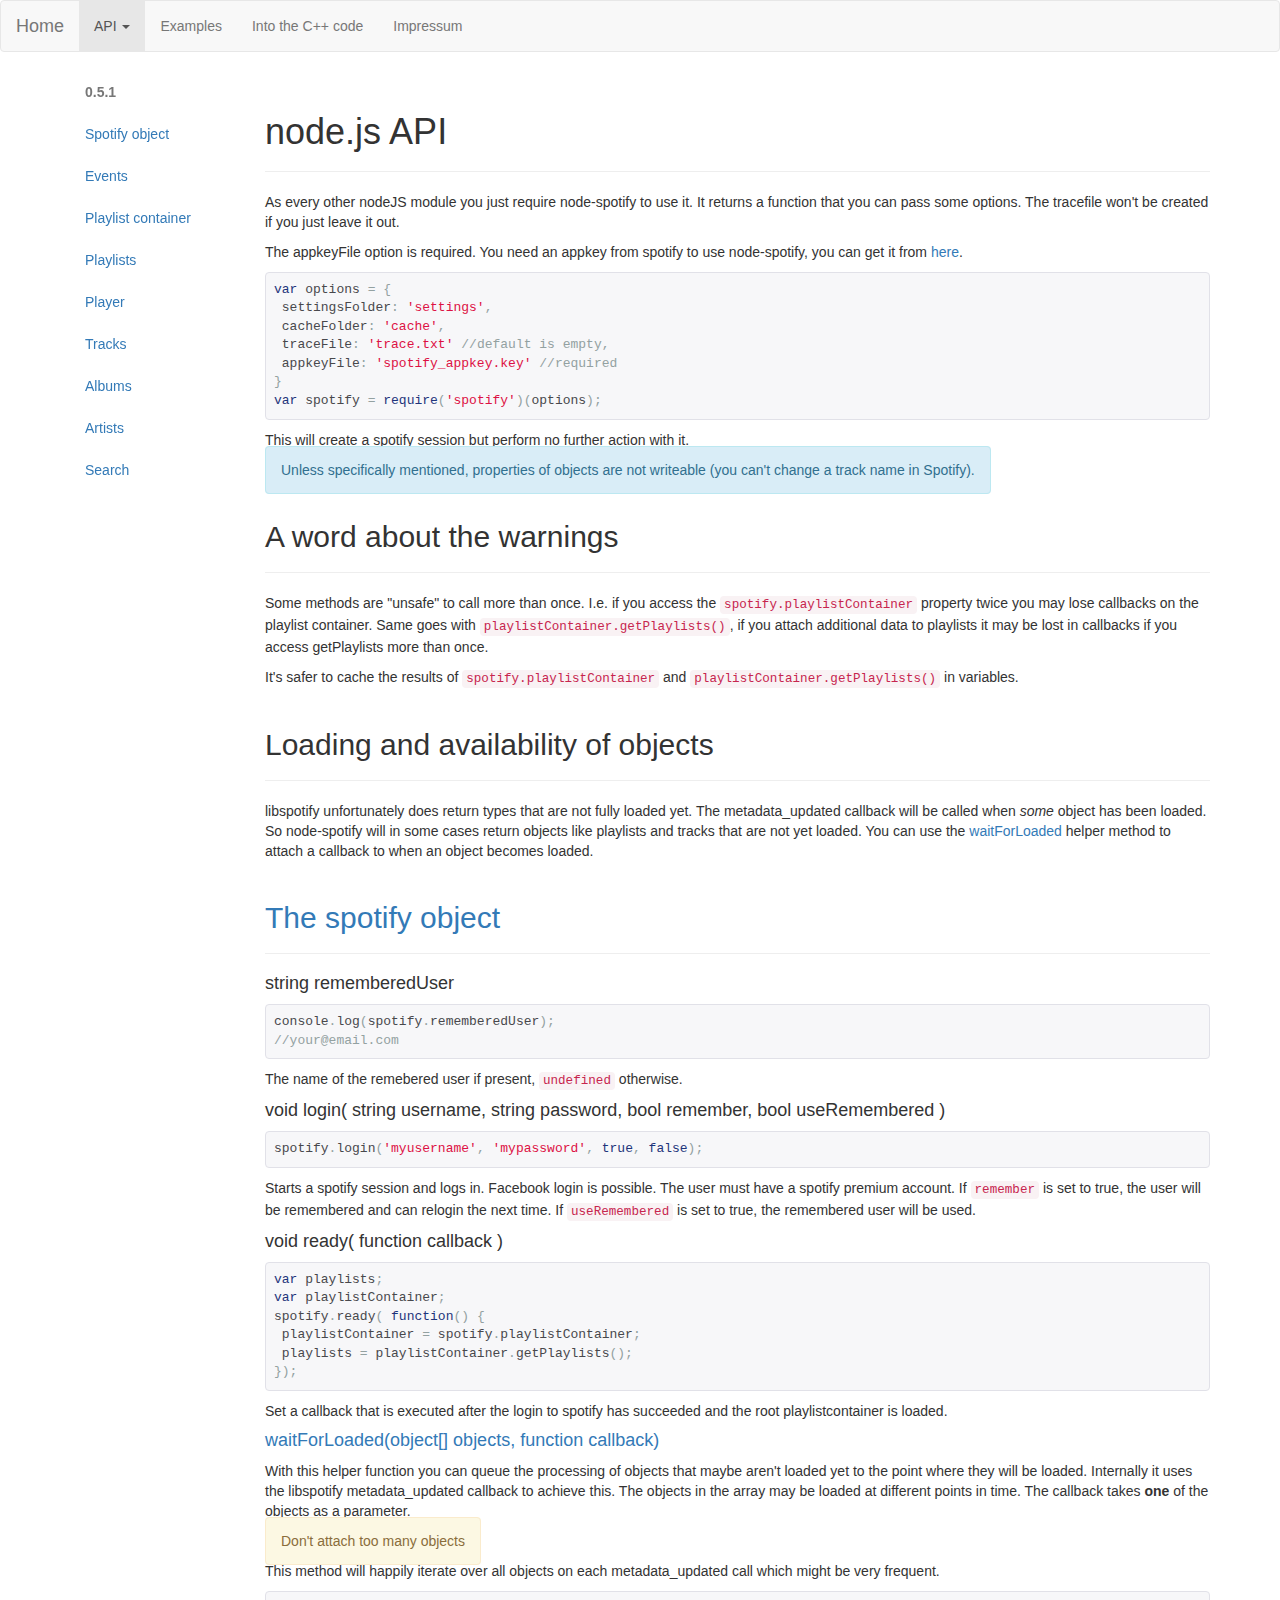
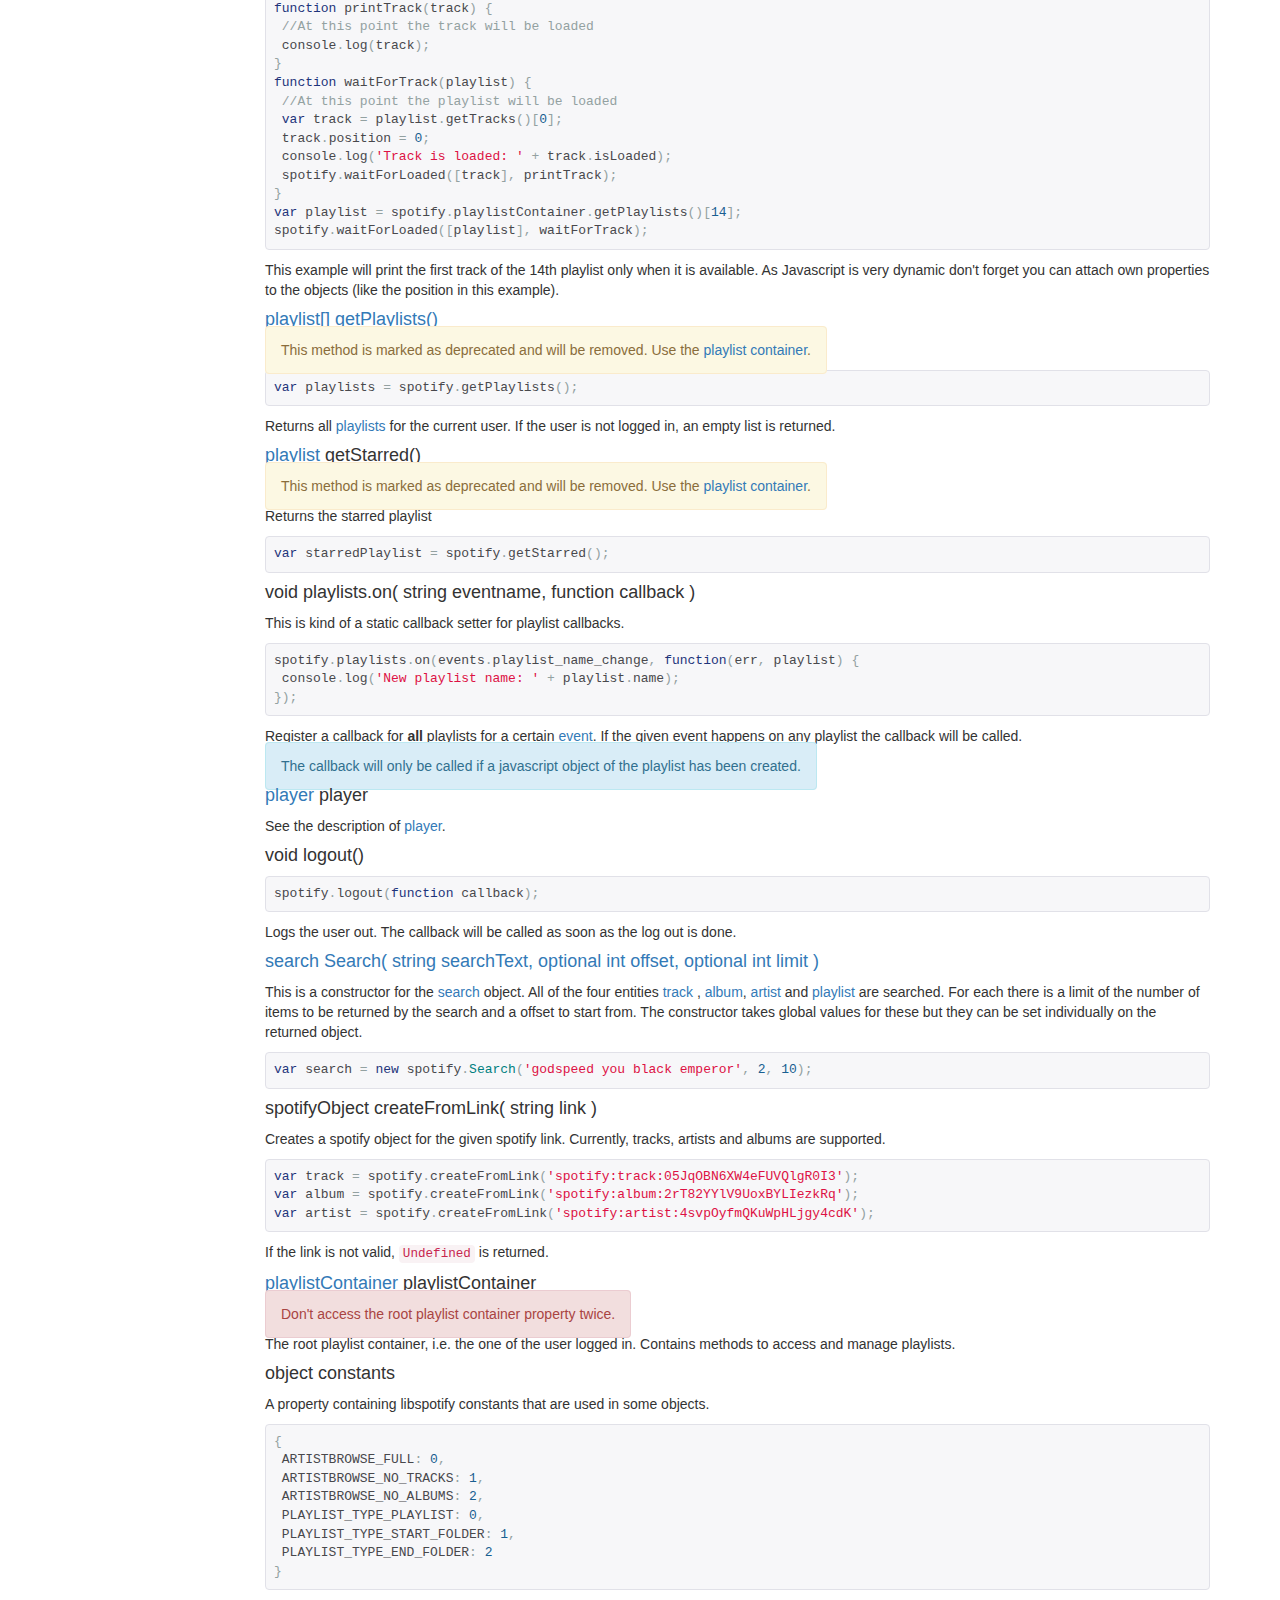
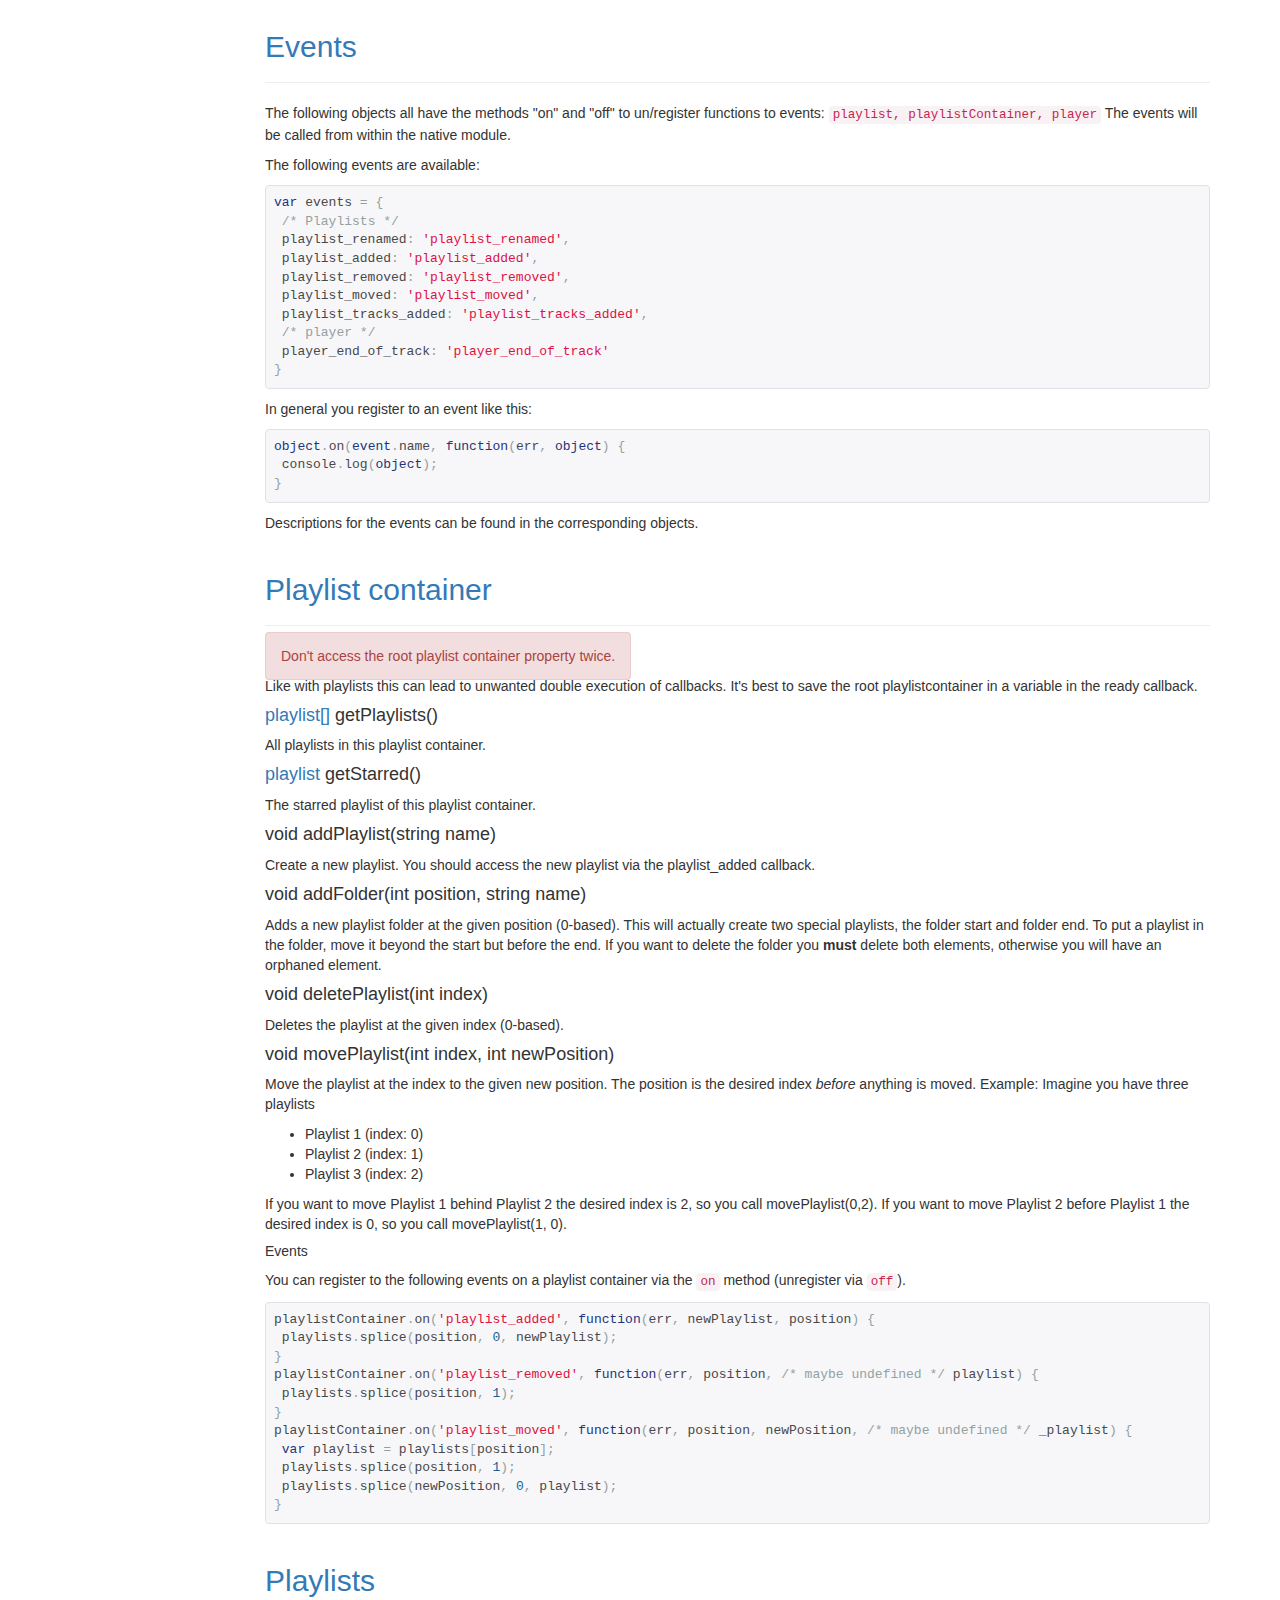
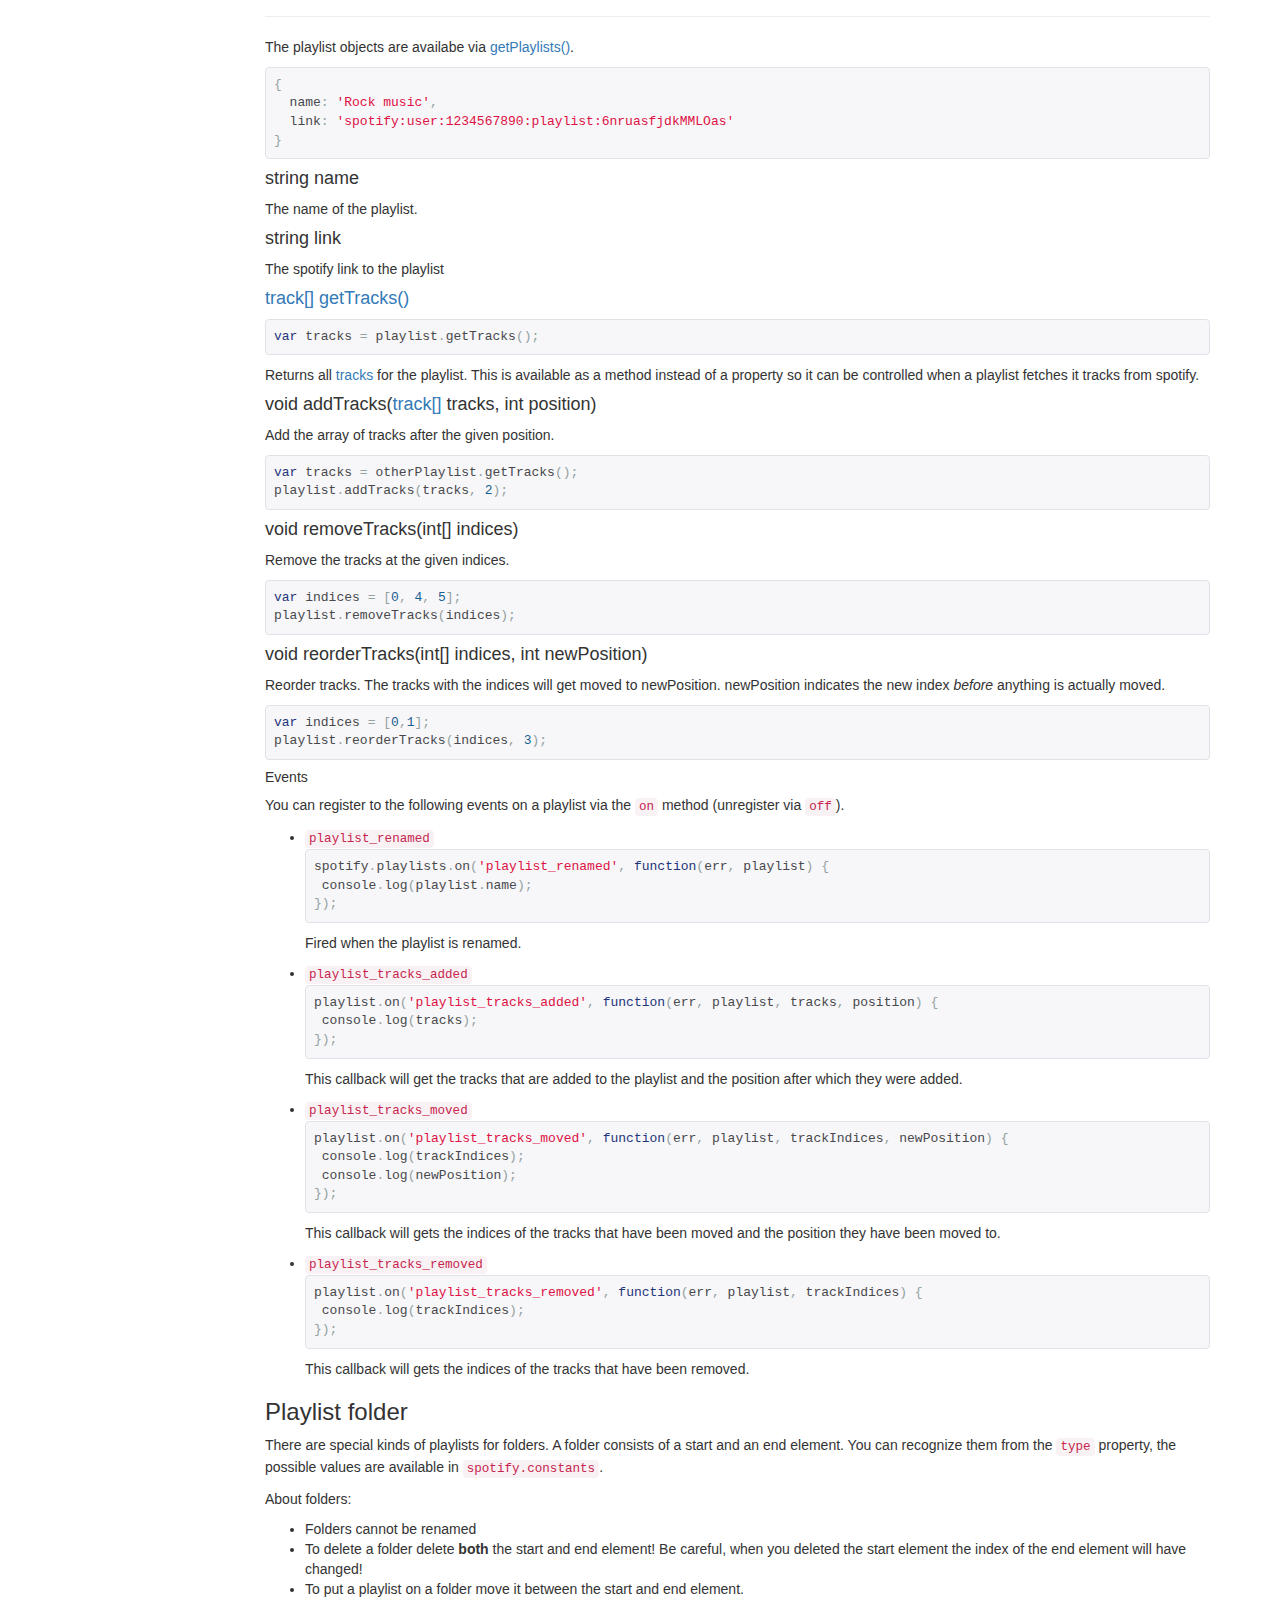
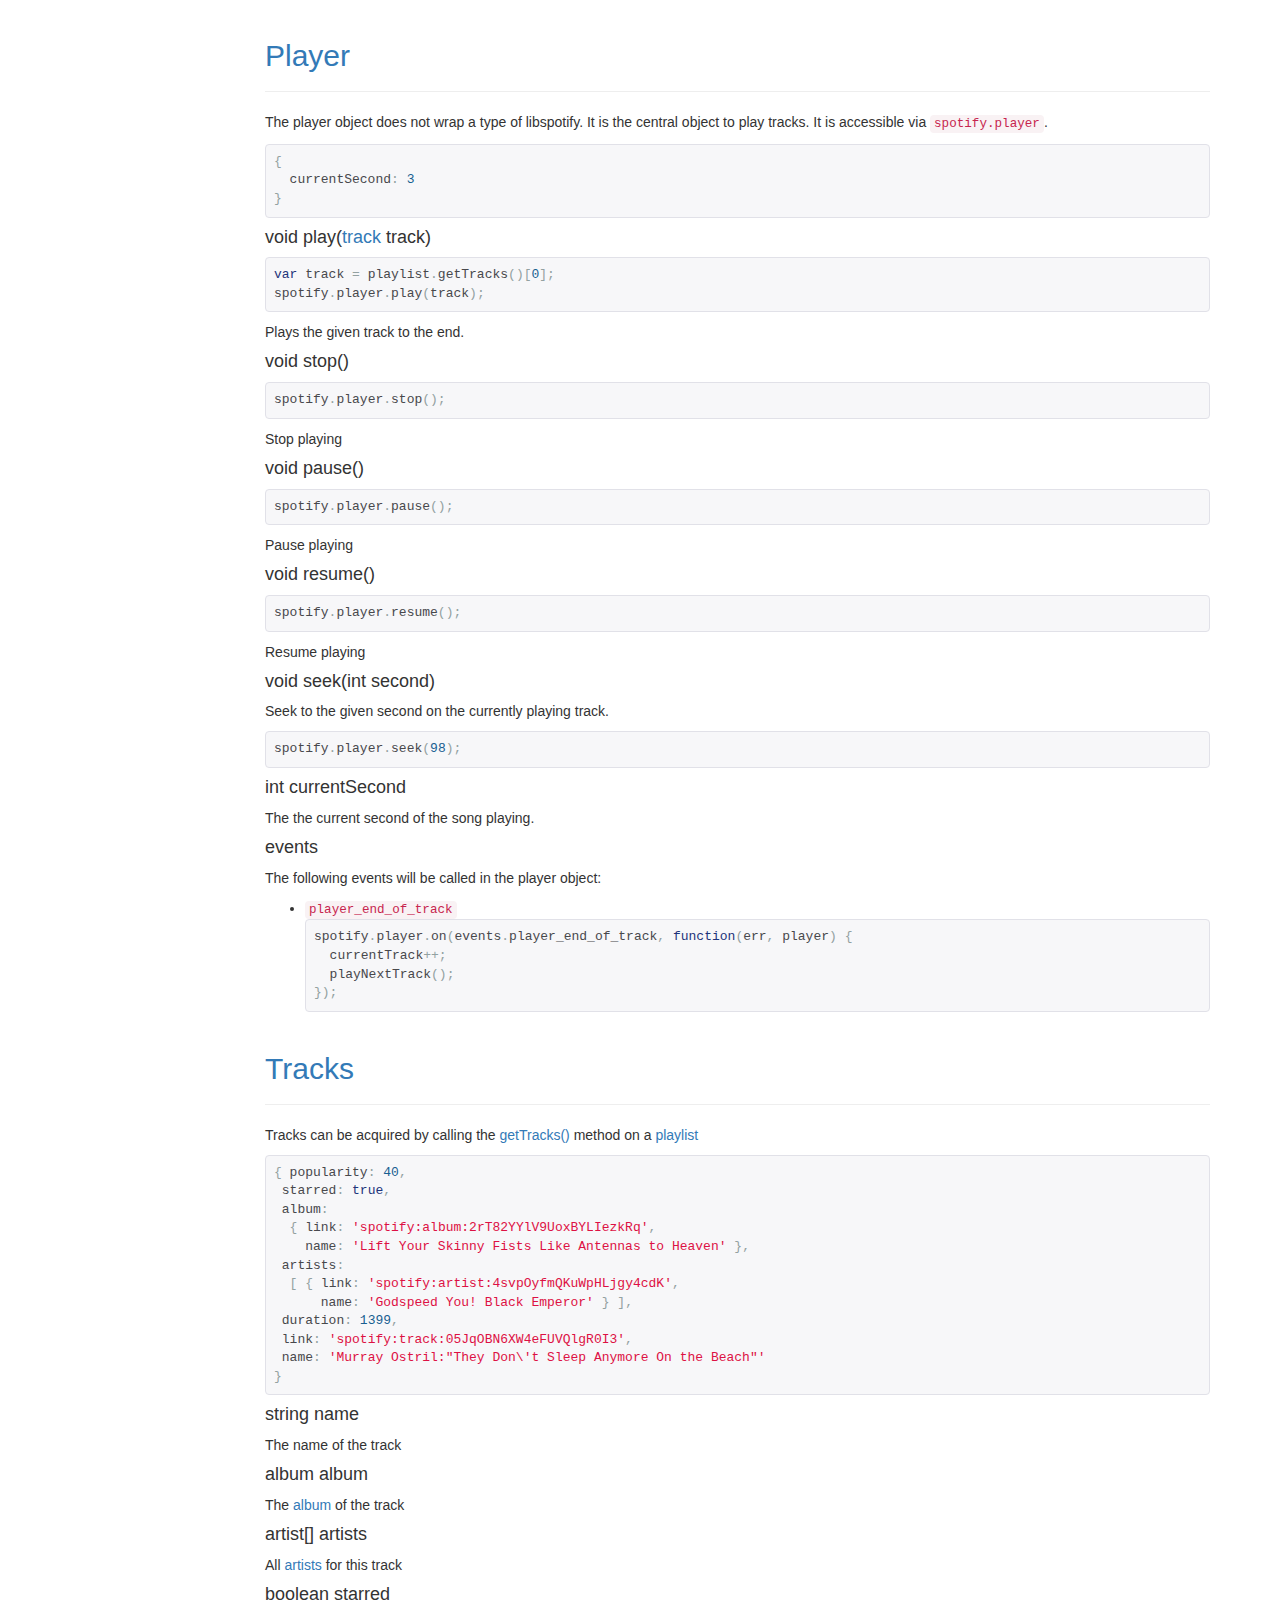
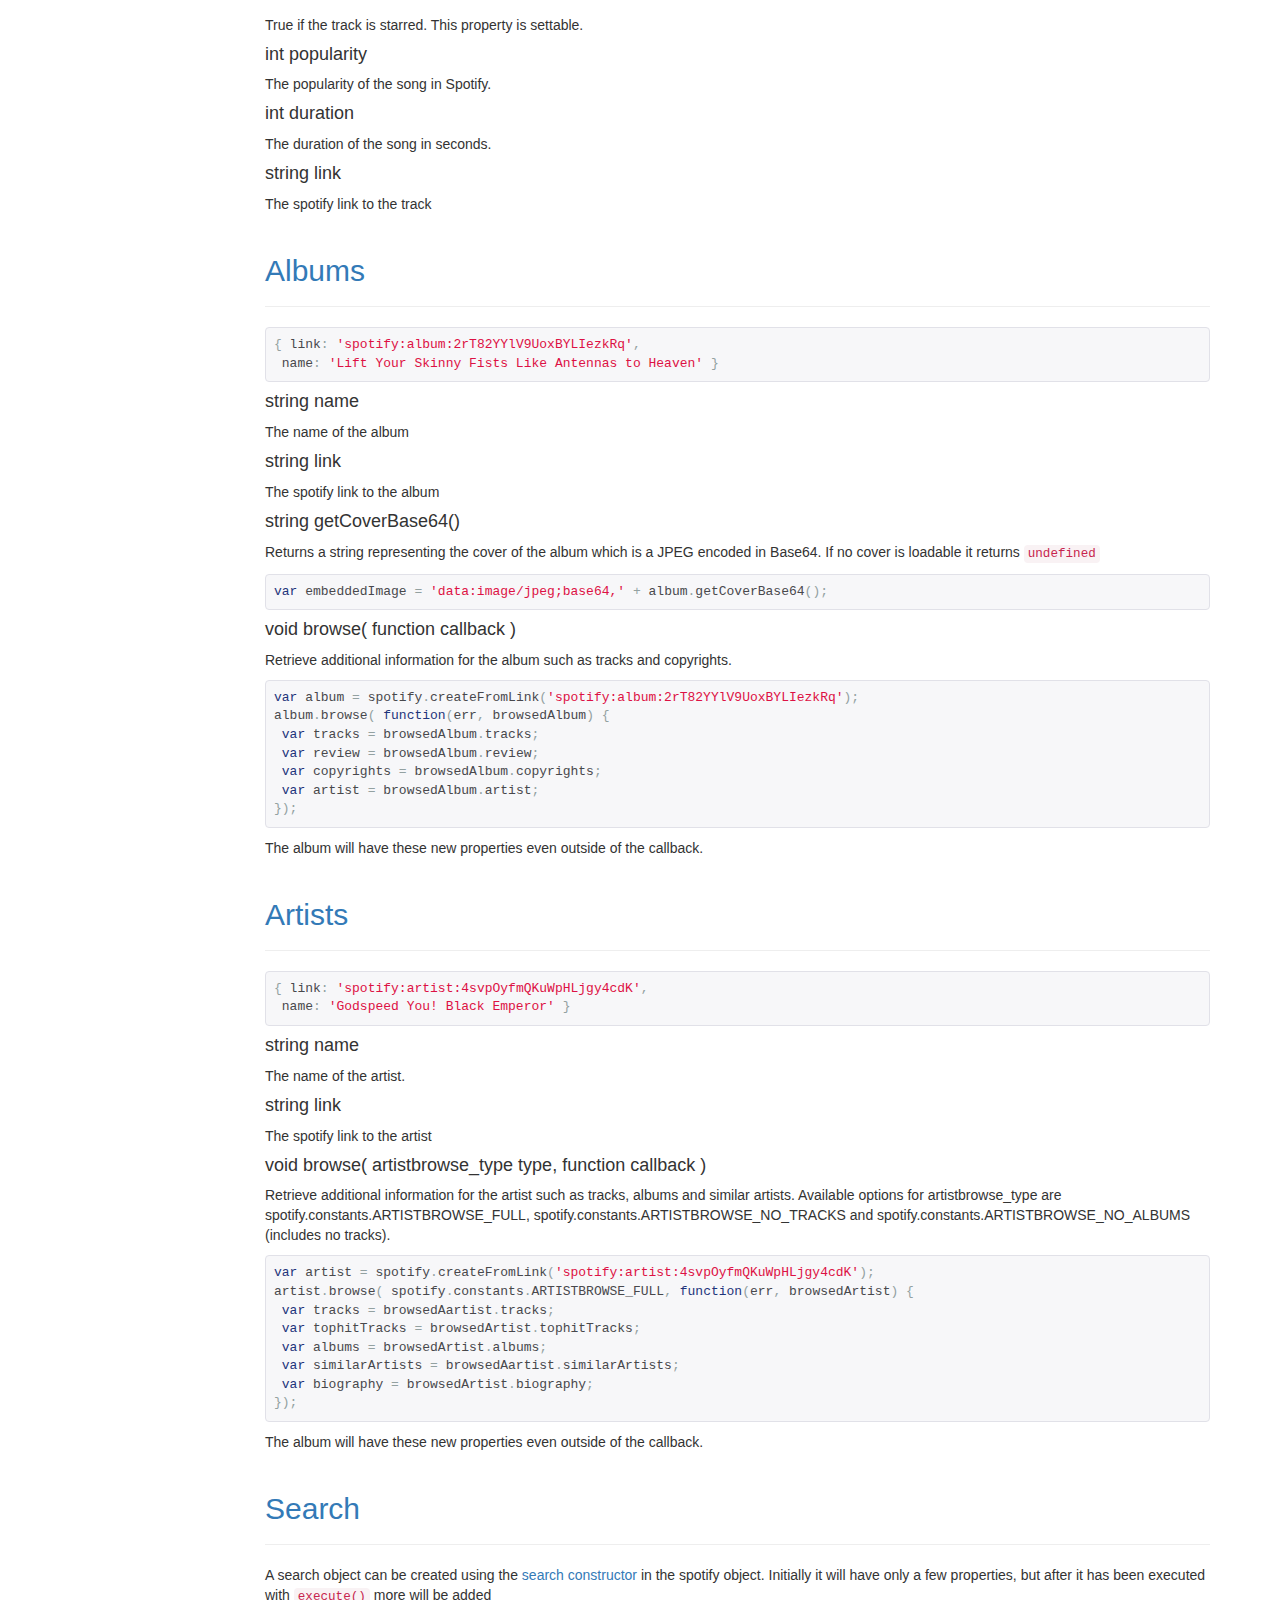
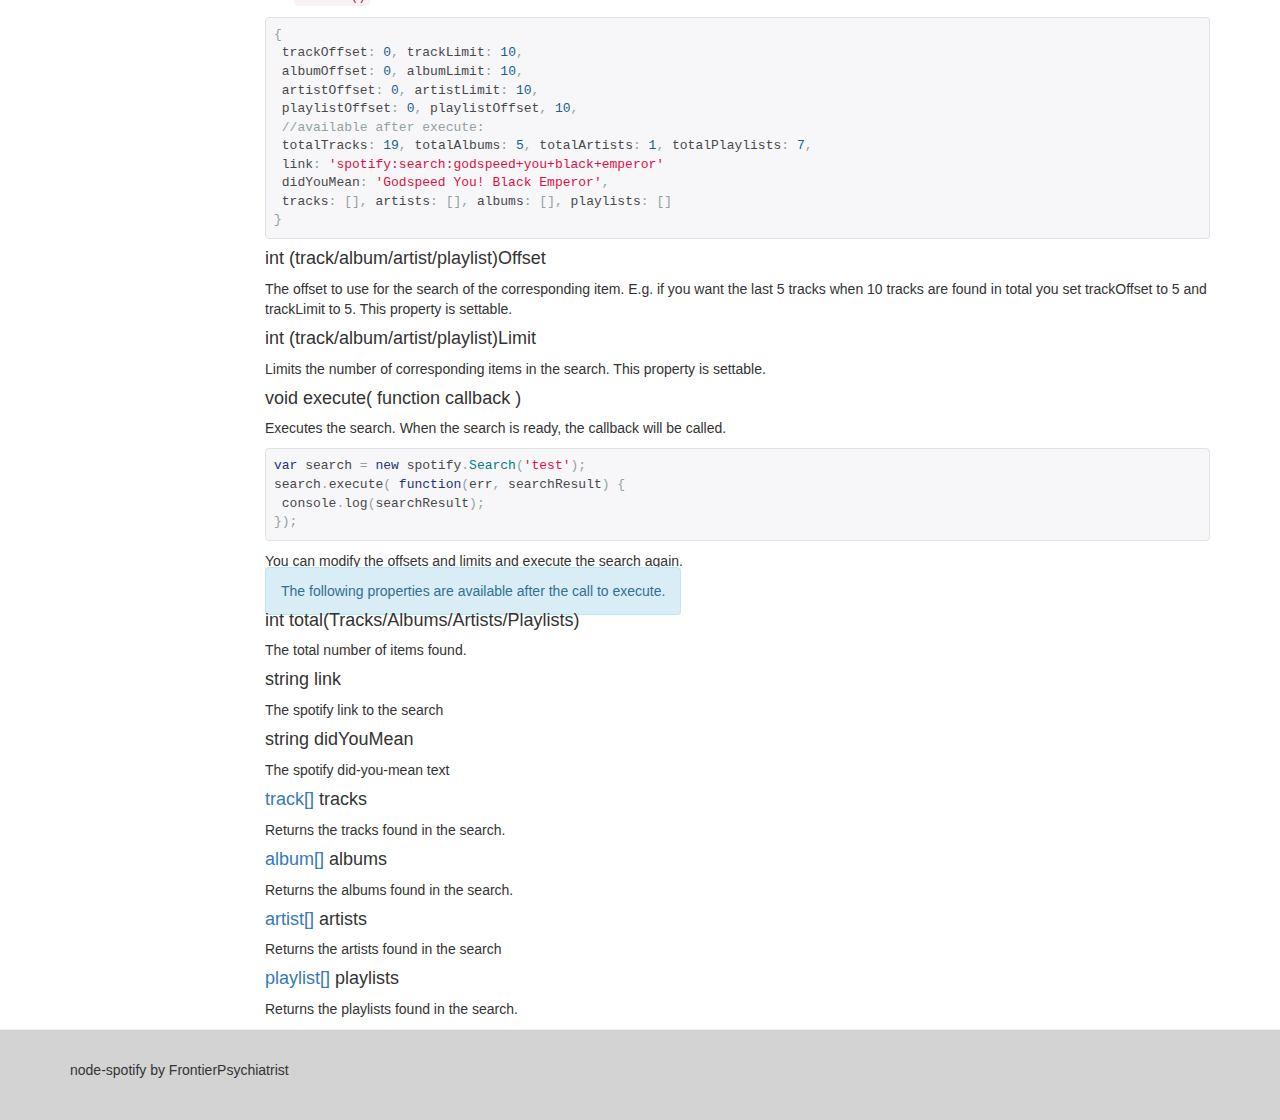
<file: api/0.5.1/api.html>
<!DOCTYPE html><html><head><link rel="stylesheet" href="../../css/bootstrap.min.css" media="screen" type="text/css"><link rel="stylesheet" href="../../css/main.css" media="screen" type="text/css"><meta name="viewport" content="width=device-width, initial-scale=1.0"><meta http-equiv="Content-Type" content="text/html" charset="utf-8"><title>node-spotify: api</title><script type="text/javascript" src="../../js/jquery.min.js"></script><script type="text/javascript" src="../../js/bootstrap.min.js"></script><script type="text/javascript" src="../../js/prettify.js"></script><link rel="stylesheet" href="../../css/prettify.css" type="text/css"></head><body data-spy="scroll" data-target=".sidebar">
<div class="navbar navbar-default">
    <div class="navbar-header"><a href="../../index.html" class="navbar-brand">Home</a></div>
    <div class="collapse navbar-collapse">
        <ul class="nav navbar-nav">
            <li class="active dropdown"><a href="#" data-toggle="dropdown" role="button" class="dropdown-toggle">API <span class="caret"></span></a>
                <ul role="menu" class="dropdown-menu">
                    <li><a href="../../api.html">current (0.7.1)</a></li>
                    <li><a href="../../api/0.7.0/api.html">0.7.0</a></li>
                    <li><a href="../../api/0.6.0/api.html">0.6.0</a></li>
                    <li><a href="../../api/0.5.4/api.html">0.5.4</a></li>
                    <li><a href="../../api/0.5.2/api.html">0.5.2</a></li>
                    <li><a href="../../api/0.5.1/api.html">0.5.1</a></li>
                    <li><a href="../../api/0.5.0/api.html">0.5.0</a></li>
                    <li><a href="../../api/0.4.1/api.html">0.4.1</a></li>
                </ul>
            </li>
            <li><a href="../../example.html">Examples</a></li>
            <li><a href="../../programmers.html">Into the C++ code</a></li>
            <li><a href="../../impressum.html">Impressum</a></li>
        </ul>
        <!--a(href='demo/index.html').btn.btn-success.pull-right Try it!--></div>
</div>
<div class="container"><div class="row"><div class="col-lg-2 sidebar"><ul class="nav nav-pills nav-stacked affix"><li class="disabled"><a><b>0.5.1</b></a></li><li><a href="#spotify">Spotify object</a></li><li><a href="#events">Events</a></li><li><a href="#playlistContainer">Playlist container</a></li><li><a href="#playlist">Playlists</a></li><li><a href="#player">Player</a></li><li><a href="#track">Tracks</a></li><li><a href="#album">Albums</a></li><li><a href="#artist">Artists</a></li><li><a href="#search">Search</a></li></ul></div><div class="col-lg-10"><div class="page-header"><h1>node.js API</h1></div><p>As every other nodeJS module you just require node-spotify to use it. It returns a function that you can pass
some options. The tracefile won't be created if you just leave it out.</p><p>The appkeyFile option is required. You need an appkey from spotify to use node-spotify, you can get it from
<a href="https://developer.spotify.com/technologies/libspotify/#application-keys">here</a>.</p><pre class="prettyprint">var options = {
 settingsFolder: 'settings',
 cacheFolder: 'cache',
 traceFile: 'trace.txt' //default is empty,
 appkeyFile: 'spotify_appkey.key' //required
}
var spotify = require('spotify')(options);</pre><p>This will create a spotify session but perform no further action with it.</p><span class="alert alert-info">Unless specifically mentioned, properties of objects are not writeable (you can't change a track name in Spotify).</span><div class="page-header"><h2>A word about the warnings</h2></div><p>Some methods are "unsafe" to call more than once. I.e. if you access the <code>spotify.playlistContainer</code> property twice you may lose callbacks on the playlist container.
Same goes with <code>playlistContainer.getPlaylists()</code>, if you attach additional data to playlists it may be lost in callbacks if you access getPlaylists more than once.</p><p>It's safer to cache the results of <code>spotify.playlistContainer</code> and <code>playlistContainer.getPlaylists()</code> in variables.</p><div class="page-header"><h2>Loading and availability of objects</h2></div><p>libspotify unfortunately does return types that are not fully loaded yet. The metadata_updated callback will be called when <i>some</i> object has been loaded. So node-spotify
will in some cases return objects like playlists and tracks that are not yet loaded. You can use the <a href="#waitForLoaded">waitForLoaded</a> helper method to attach a callback
to when an object becomes loaded.</p><div class="page-header"><h2><a id="spotify">The spotify object</a></h2></div><h4>string rememberedUser</h4><pre class="prettyprint">console.log(spotify.rememberedUser);
//your@email.com</pre><p>The name of the remebered user if present, <code>undefined</code> otherwise.</p><h4>void login( string username, string password, bool remember, bool useRemembered )</h4><pre class="prettyprint">spotify.login('myusername', 'mypassword', true, false);</pre><p>Starts a spotify session and logs in. Facebook login is possible. The user must have a spotify premium account.
If <code>remember</code> is set to true, the user will be remembered and can relogin the next time. If
<code>useRemembered</code> is set to true, the remembered user will be used.</p><h4>void ready( function callback )</h4><pre class="prettyprint">var playlists;
var playlistContainer;
spotify.ready( function() {
 playlistContainer = spotify.playlistContainer;
 playlists = playlistContainer.getPlaylists();
});</pre><p>Set a callback that is executed after the login to spotify has succeeded and the root playlistcontainer is loaded.</p><h4><a id="waitForLoaded">waitForLoaded(object[] objects, function callback)</a></h4><p>With this helper function you can queue the processing of objects that maybe aren't loaded yet to the point where they will be loaded. Internally it uses the
libspotify metadata_updated callback to achieve this. The objects in the array may be loaded at different points in time. The callback takes <b>one</b> of the objects
as a parameter.</p><span class="alert alert-warning">Don't attach too many objects</span><p></p><p>This method will happily iterate over all objects on each metadata_updated call which might be very frequent.</p><pre class="prettyprint">function printTrack(track) {
 //At this point the track will be loaded
 console.log(track);
}
function waitForTrack(playlist) {
 //At this point the playlist will be loaded
 var track = playlist.getTracks()[0];
 track.position = 0;
 console.log('Track is loaded: ' + track.isLoaded);
 spotify.waitForLoaded([track], printTrack);
}
var playlist = spotify.playlistContainer.getPlaylists()[14];
spotify.waitForLoaded([playlist], waitForTrack);</pre><p>This example will print the first track of the 14th playlist only when it is available. As Javascript is very dynamic don't forget you can attach own properties to the objects
(like the position in this example).</p><h4><a id="getPlaylists">playlist[] getPlaylists()</a></h4><p><span class="alert alert-warning">This method is marked as deprecated and will be removed. Use the <a href="#playlistContainer">playlist container</a>.</span></p><pre class="prettyprint">var playlists = spotify.getPlaylists();</pre><p>Returns all <a href="#playlist">playlists</a> for the current user. If the user is not logged in, an empty list is returned.</p><h4><a href='#playlist'>playlist</a> getStarred()</h4><p><span class="alert alert-warning">This method is marked as deprecated and will be removed. Use the <a href="#playlistContainer">playlist container</a>.</span></p><p>Returns the starred playlist</p><pre class="prettyprint">var starredPlaylist = spotify.getStarred();</pre><h4>void playlists.on( string eventname, function callback )</h4><p>This is kind of a static callback setter for playlist callbacks.</p><pre class="prettyprint">spotify.playlists.on(events.playlist_name_change, function(err, playlist) {
 console.log('New playlist name: ' + playlist.name);
});</pre><p>Register a callback for <b>all</b> playlists for a certain <a href="#events">event</a>. If the given event happens on any playlist
the callback will be called.</p><span class="alert alert-info">The callback will only be called if a javascript object of the playlist has been created.</span><h4><a href="#player">player</a> player</h4><p>See the description of <a href="#player">player</a>.</p><h4>void logout()</h4><pre class="prettyprint">spotify.logout(function callback);</pre><p>Logs the user out. The callback will be called as soon as the log out is done.</p><h4><a id="searchCtor">search Search( string searchText, optional int offset, optional int limit )</a></h4><p>This is a constructor for the <a href="#search">search</a> object. All of the four entities <a href="#track">track</a>
, <a href="#album">album</a>, <a href="#artist">artist</a> and <a href="#playlist">playlist</a> are searched. For each
there is a limit of the number of items to be returned by the search and a offset to start from. The constructor takes
global values for these but they can be set individually on the returned object.</p><pre class="prettyprint">var search = new spotify.Search('godspeed you black emperor', 2, 10);</pre><h4>spotifyObject createFromLink( string link )</h4><p>Creates a spotify object for the given spotify link. Currently, tracks, artists and albums are supported.</p><pre class="prettyprint">var track = spotify.createFromLink('spotify:track:05JqOBN6XW4eFUVQlgR0I3');
var album = spotify.createFromLink('spotify:album:2rT82YYlV9UoxBYLIezkRq');
var artist = spotify.createFromLink('spotify:artist:4svpOyfmQKuWpHLjgy4cdK');</pre><p>If the link is not valid, <code>Undefined</code> is returned.</p><h4><a href="#playlistContainer">playlistContainer</a> playlistContainer</h4><p><span class="alert alert-danger">Don't access the root playlist container property twice.</span></p><p>The root playlist container, i.e. the one of the user logged in. Contains methods to access and manage playlists.</p><h4>object constants</h4><p>A property containing libspotify constants that are used in some objects.</p><pre class="prettyprint">{
 ARTISTBROWSE_FULL: 0,
 ARTISTBROWSE_NO_TRACKS: 1,
 ARTISTBROWSE_NO_ALBUMS: 2,
 PLAYLIST_TYPE_PLAYLIST: 0,
 PLAYLIST_TYPE_START_FOLDER: 1,
 PLAYLIST_TYPE_END_FOLDER: 2
}</pre><div class="page-header"><h2><a id="events">Events</a></h2></div><p>The following objects all have the methods "on" and "off" to un/register functions to events: <code>playlist, playlistContainer, player</code>
The events will be called from within the native module.</p><p>The following events are available:</p><pre class="prettyprint">var events = {
 /* Playlists */
 playlist_renamed: 'playlist_renamed',
 playlist_added: 'playlist_added',
 playlist_removed: 'playlist_removed',
 playlist_moved: 'playlist_moved',
 playlist_tracks_added: 'playlist_tracks_added',
 /* player */
 player_end_of_track: 'player_end_of_track'
}</pre><p>In general you register to an event like this:</p><pre class="prettyprint">object.on(event.name, function(err, object) {
 console.log(object);
}</pre><p>Descriptions for the events can be found in the corresponding objects.</p><div class="page-header"><h2><a id="playlistContainer">Playlist container</a></h2></div><p><span class="alert alert-danger">Don't access the root playlist container property twice.</span></p><p>Like with playlists this can lead to unwanted double execution of callbacks. It's best to save the root playlistcontainer in a variable in the ready callback.</p><h4><a href="#playlist">playlist[]</a> getPlaylists()</h4><p>All playlists in this playlist container.</p><h4><a href="#playlist">playlist</a> getStarred()</h4><p>The starred playlist of this playlist container.</p><h4>void addPlaylist(string name)</h4><p>Create a new playlist. You should access the new playlist via the playlist_added callback.</p><h4>void addFolder(int position, string name)</h4><p>Adds a new playlist folder at the given position (0-based). This will actually create two special playlists, the folder start and folder end. To put a playlist in
the folder, move it beyond the start but before the end. If you want to delete the folder you <b>must</b> delete both elements, otherwise you will have an orphaned element.</p><h4>void deletePlaylist(int index)</h4><p>Deletes the playlist at the given index (0-based).</p><h4>void movePlaylist(int index, int newPosition)</h4><p>Move the playlist at the index to the given new position. The position is the desired index <i>before</i> anything is moved.
Example: Imagine you have three playlists<ul><li>Playlist 1 (index: 0)</li><li>Playlist 2 (index: 1)</li><li>Playlist 3 (index: 2)</li></ul>If you want to move Playlist 1 behind Playlist 2 the desired index is 2, so you call movePlaylist(0,2). If you want to move Playlist 2 before Playlist 1 the desired
index is 0, so you call movePlaylist(1, 0).</p><h5>Events</h5><p>You can register to the following events on a playlist container via the <code>on</code> method (unregister via <code>off</code>).</p><pre class="prettyprint">playlistContainer.on('playlist_added', function(err, newPlaylist, position) {
 playlists.splice(position, 0, newPlaylist);
}
playlistContainer.on('playlist_removed', function(err, position, /* maybe undefined */ playlist) {
 playlists.splice(position, 1);
}
playlistContainer.on('playlist_moved', function(err, position, newPosition, /* maybe undefined */ _playlist) {
 var playlist = playlists[position];
 playlists.splice(position, 1);
 playlists.splice(newPosition, 0, playlist);
}</pre><div class="page-header"><h2><a id="playlist">Playlists</a></h2></div><p>The playlist objects are availabe via <a href="#getPlaylists">getPlaylists()</a>.</p><pre class="prettyprint">{
  name: 'Rock music',
  link: 'spotify:user:1234567890:playlist:6nruasfjdkMMLOas'
}</pre><h4>string name</h4><p>The name of the playlist.</p><h4>string link</h4><p>The spotify link to the playlist</p><h4><a id="getTracks">track[] getTracks()</a></h4><pre class="prettyprint">var tracks = playlist.getTracks();</pre><p>Returns all <a href="#track">tracks</a> for the playlist. This is available as a method instead of a property
so it can be controlled when a playlist fetches it tracks from spotify.</p><h4>void addTracks(<a href="#track">track[]</a> tracks, int position)</h4><p>Add the array of tracks after the given position.</p><pre class="prettyprint">var tracks = otherPlaylist.getTracks();
playlist.addTracks(tracks, 2);</pre><h4>void removeTracks(int[] indices)</h4><p>Remove the tracks at the given indices.</p><pre class="prettyprint">var indices = [0, 4, 5];
playlist.removeTracks(indices);</pre><h4>void reorderTracks(int[] indices, int newPosition)</h4><p>Reorder tracks. The tracks with the indices will get moved to newPosition. newPosition indicates the new index <i>before</i> anything is actually moved.</p><pre class="prettyprint">var indices = [0,1];
playlist.reorderTracks(indices, 3);</pre><h5>Events</h5><p>You can register to the following events on a playlist via the <code>on</code> method (unregister via <code>off</code>).<ul><li><code>playlist_renamed</code><pre class="prettyprint">spotify.playlists.on('playlist_renamed', function(err, playlist) {
 console.log(playlist.name);
});</pre><p>Fired when the playlist is renamed.</p></li><li><code>playlist_tracks_added</code><pre class="prettyprint">playlist.on('playlist_tracks_added', function(err, playlist, tracks, position) {
 console.log(tracks);
});</pre><p>This callback will get the tracks that are added to the playlist and the position after which they were added.</p></li><li><code>playlist_tracks_moved</code><pre class="prettyprint">playlist.on('playlist_tracks_moved', function(err, playlist, trackIndices, newPosition) {
 console.log(trackIndices);
 console.log(newPosition);
});</pre><p>This callback will gets the indices of the tracks that have been moved and the position they have been moved to.</p></li><li><code>playlist_tracks_removed</code><pre class="prettyprint">playlist.on('playlist_tracks_removed', function(err, playlist, trackIndices) {
 console.log(trackIndices);
});</pre><p>This callback will gets the indices of the tracks that have been removed.</p></li></ul></p><h3>Playlist folder</h3><p>There are special kinds of playlists for folders. A folder consists of a start and an end element. You can recognize them from the <code>type</code> property, the possible
values are available in <code>spotify.constants</code>.</p><p>About folders:<ul><li>Folders cannot be renamed</li><li>To delete a folder delete <b>both</b> the start and end element! Be careful, when you deleted the start element the index of the end element will have changed!</li><li>To put a playlist on a folder move it between the start and end element.</li></ul></p><div class="page-header"><h2><a id="player">Player</a></h2></div><p>The player object does not wrap a type of libspotify. It is the central object to play tracks. It is accessible
via <code>spotify.player</code>.</p><pre class="prettyprint">{
  currentSecond: 3
}</pre><h4>void play(<a href='#track'>track</a> track)</h4><pre class="prettyprint">var track = playlist.getTracks()[0];
spotify.player.play(track);</pre><p>Plays the given track to the end.</p><h4>void stop()</h4><pre class="prettyprint">spotify.player.stop();</pre><p>Stop playing</p><h4>void pause()</h4><pre class="prettyprint">spotify.player.pause();</pre><p>Pause playing</p><h4>void resume()</h4><pre class="prettyprint">spotify.player.resume();</pre><p>Resume playing</p><h4>void seek(int second)</h4><p>Seek to the given second on the currently playing track.</p><pre class="prettyprint">spotify.player.seek(98);</pre><h4>int currentSecond</h4><p>The the current second of the song playing.</p><h4>events</h4><p>The following events will be called in the player object:<ul><li><code>player_end_of_track</code></li><pre class="prettyprint">spotify.player.on(events.player_end_of_track, function(err, player) {
  currentTrack++;
  playNextTrack();
});</pre></ul></p><div class="page-header"><h2><a id="track">Tracks</a></h2></div><p>Tracks can be acquired by calling the <a href="#getTracks">getTracks()</a> method on a <a href="#playlist">playlist</a></p><pre class="prettyprint">{ popularity: 40,
 starred: true,
 album:
  { link: 'spotify:album:2rT82YYlV9UoxBYLIezkRq',
    name: 'Lift Your Skinny Fists Like Antennas to Heaven' },
 artists:
  [ { link: 'spotify:artist:4svpOyfmQKuWpHLjgy4cdK',
      name: 'Godspeed You! Black Emperor' } ],
 duration: 1399,
 link: 'spotify:track:05JqOBN6XW4eFUVQlgR0I3',
 name: 'Murray Ostril:"They Don\'t Sleep Anymore On the Beach"'
}</pre><h4>string name</h4><p>The name of the track</p><h4>album album</h4><p>The <a href="#album">album</a> of the track</p><h4>artist[] artists</h4><p>All <a href="#artist">artists</a> for this track</p><h4>boolean starred</h4><p>True if the track is starred. This property is settable.</p><h4>int popularity</h4><p>The popularity of the song in Spotify.</p><h4>int duration</h4><p>The duration of the song in seconds.</p><h4>string link</h4><p>The spotify link to the track</p><div class="page-header"><h2><a id="album">Albums</a></h2></div><pre class="prettyprint">{ link: 'spotify:album:2rT82YYlV9UoxBYLIezkRq',
 name: 'Lift Your Skinny Fists Like Antennas to Heaven' }</pre><h4>string name</h4><p>The name of the album</p><h4>string link</h4><p>The spotify link to the album</p><h4>string getCoverBase64()</h4><p>Returns a string representing the cover of the album which is a JPEG encoded in Base64. If no cover is loadable
it returns <code>undefined</code></p><pre class="prettyprint">var embeddedImage = 'data:image/jpeg;base64,' + album.getCoverBase64();</pre><h4>void browse( function callback )</h4><p>Retrieve additional information for the album such as tracks and copyrights.</p><pre class="prettyprint">var album = spotify.createFromLink('spotify:album:2rT82YYlV9UoxBYLIezkRq');
album.browse( function(err, browsedAlbum) {
 var tracks = browsedAlbum.tracks;
 var review = browsedAlbum.review;
 var copyrights = browsedAlbum.copyrights;
 var artist = browsedAlbum.artist;
});</pre><p>The album will have these new properties even outside of the callback.</p><div class="page-header"><h2><a id="artist">Artists</a></h2></div><pre class="prettyprint">{ link: 'spotify:artist:4svpOyfmQKuWpHLjgy4cdK',
 name: 'Godspeed You! Black Emperor' }</pre><h4>string name</h4><p>The name of the artist.</p><h4>string link</h4><p>The spotify link to the artist</p><h4>void browse( artistbrowse_type type, function callback )</h4><p>Retrieve additional information for the artist such as tracks, albums and similar artists. Available options for
artistbrowse_type are spotify.constants.ARTISTBROWSE_FULL, spotify.constants.ARTISTBROWSE_NO_TRACKS and spotify.constants.ARTISTBROWSE_NO_ALBUMS (includes no tracks).</p><pre class="prettyprint">var artist = spotify.createFromLink('spotify:artist:4svpOyfmQKuWpHLjgy4cdK');
artist.browse( spotify.constants.ARTISTBROWSE_FULL, function(err, browsedArtist) {
 var tracks = browsedAartist.tracks;
 var tophitTracks = browsedArtist.tophitTracks;
 var albums = browsedArtist.albums;
 var similarArtists = browsedAartist.similarArtists;
 var biography = browsedArtist.biography;
});</pre><p>The album will have these new properties even outside of the callback.</p><div class="page-header"><h2><a id="search">Search</a></h2></div><p>A search object can be created using the <a href="#searchCtor">search constructor</a> in the spotify object. Initially it will have
only a few properties, but after it has been executed with <code>execute()</code> more will be added</p><pre class="prettyprint">{
 trackOffset: 0, trackLimit: 10,
 albumOffset: 0, albumLimit: 10,
 artistOffset: 0, artistLimit: 10,
 playlistOffset: 0, playlistOffset, 10,
 //available after execute:
 totalTracks: 19, totalAlbums: 5, totalArtists: 1, totalPlaylists: 7,
 link: 'spotify:search:godspeed+you+black+emperor'
 didYouMean: 'Godspeed You! Black Emperor',
 tracks: [], artists: [], albums: [], playlists: []
}</pre><h4>int (track/album/artist/playlist)Offset</h4><p>The offset to use for the search of the corresponding item. E.g. if you want the last 5 tracks when 10 tracks
are found in total you set trackOffset to 5 and trackLimit to 5. This property is settable.</p><h4>int (track/album/artist/playlist)Limit</h4><p>Limits the number of corresponding items in the search. This property is settable.</p><h4>void execute( function callback )</h4><p>Executes the search. When the search is ready, the callback will be called.</p><pre class="prettyprint">var search = new spotify.Search('test');
search.execute( function(err, searchResult) {
 console.log(searchResult);
});</pre><p>You can modify the offsets and limits and execute the search again.</p><span class="alert alert-info">The following properties are available after the call to execute.</span><h4>int total(Tracks/Albums/Artists/Playlists)</h4><p>The total number of items found.</p><h4>string link</h4><p>The spotify link to the search</p><h4>string didYouMean</h4><p>The spotify did-you-mean text</p><h4><a href="#track">track[]</a> tracks</h4><p>Returns the tracks found in the search.</p><h4><a href="#album">album[]</a> albums</h4><p>Returns the albums found in the search.</p><h4><a href="#artist">artist[]</a> artists</h4><p>Returns the artists found in the search</p><h4><a href="#playlist">playlist[]</a> playlists</h4><p>Returns the playlists found in the search.</p></div></div><script>!function($) {$(function() {window.prettyPrint && prettyPrint()})}(window.jQuery)</script></div><footer class="footer"><div class="container"><p>node-spotify by FrontierPsychiatrist</p></div></footer></body></html>
</file>
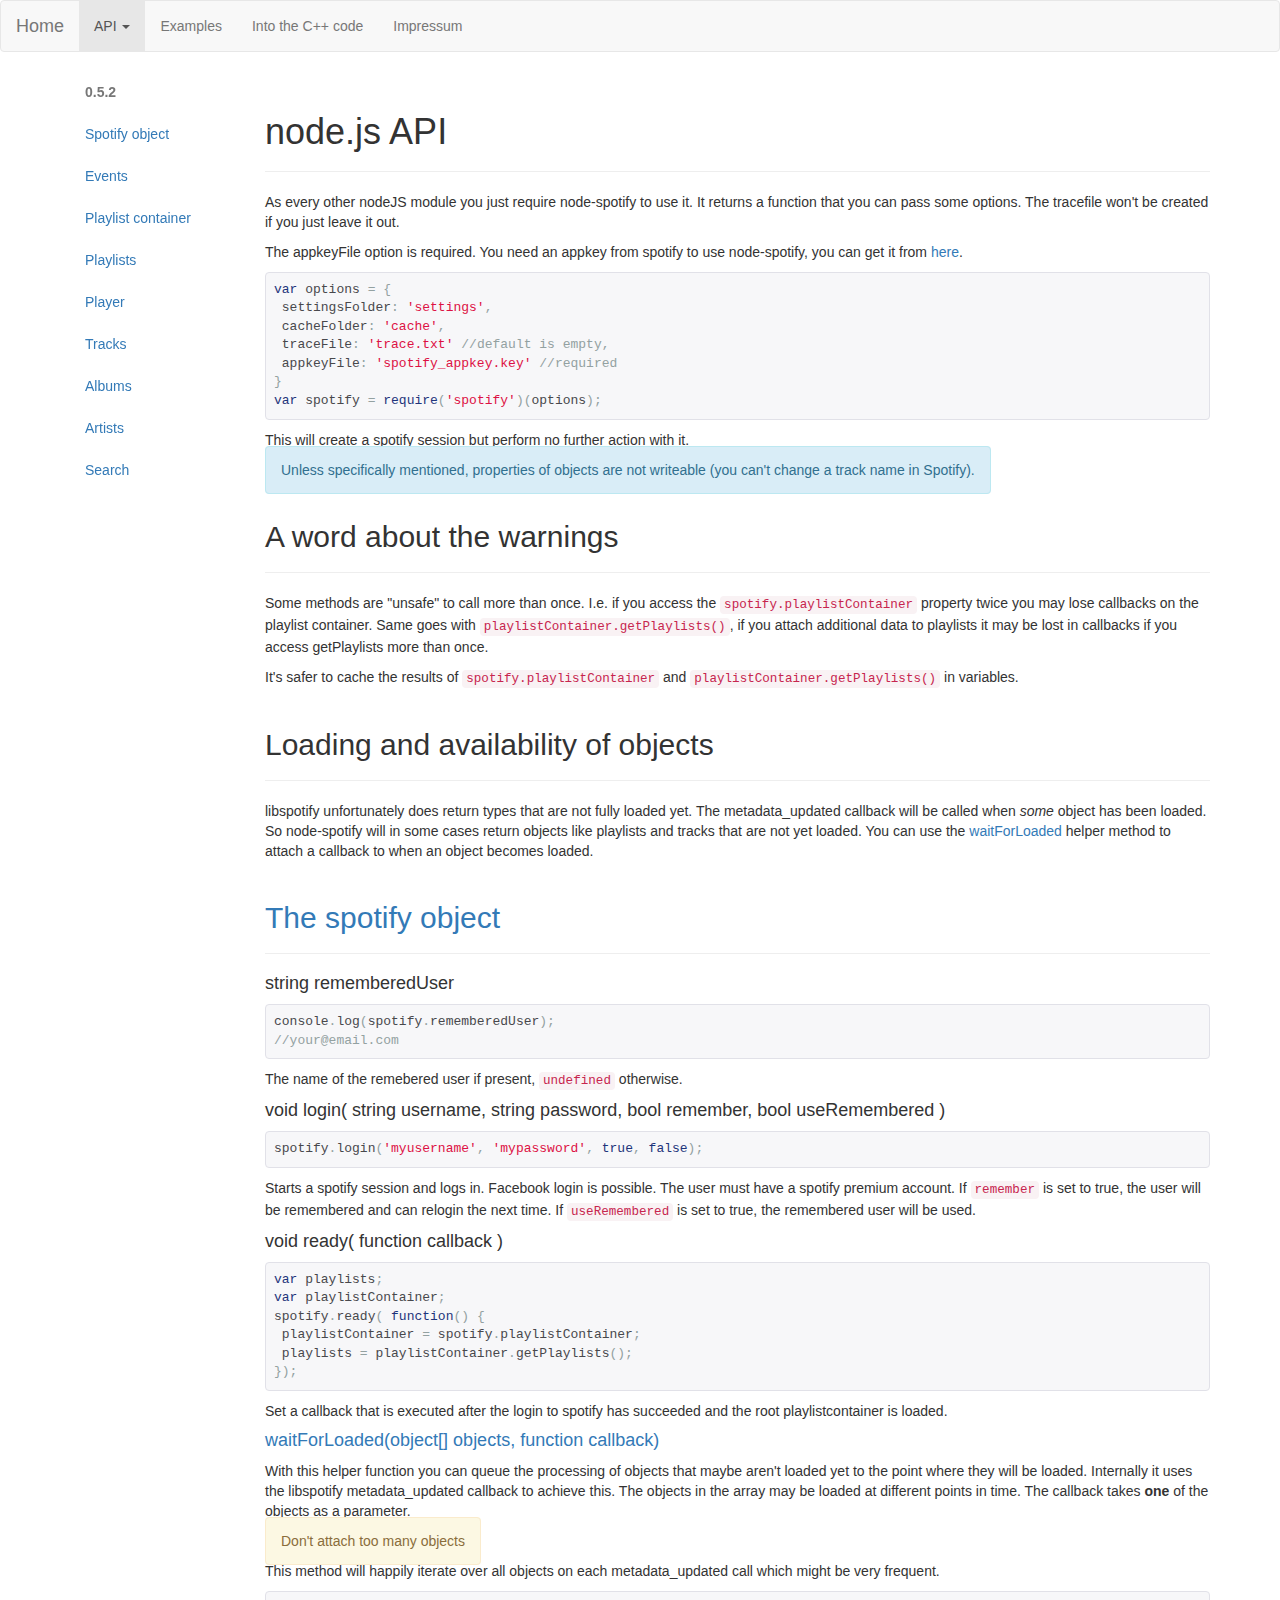
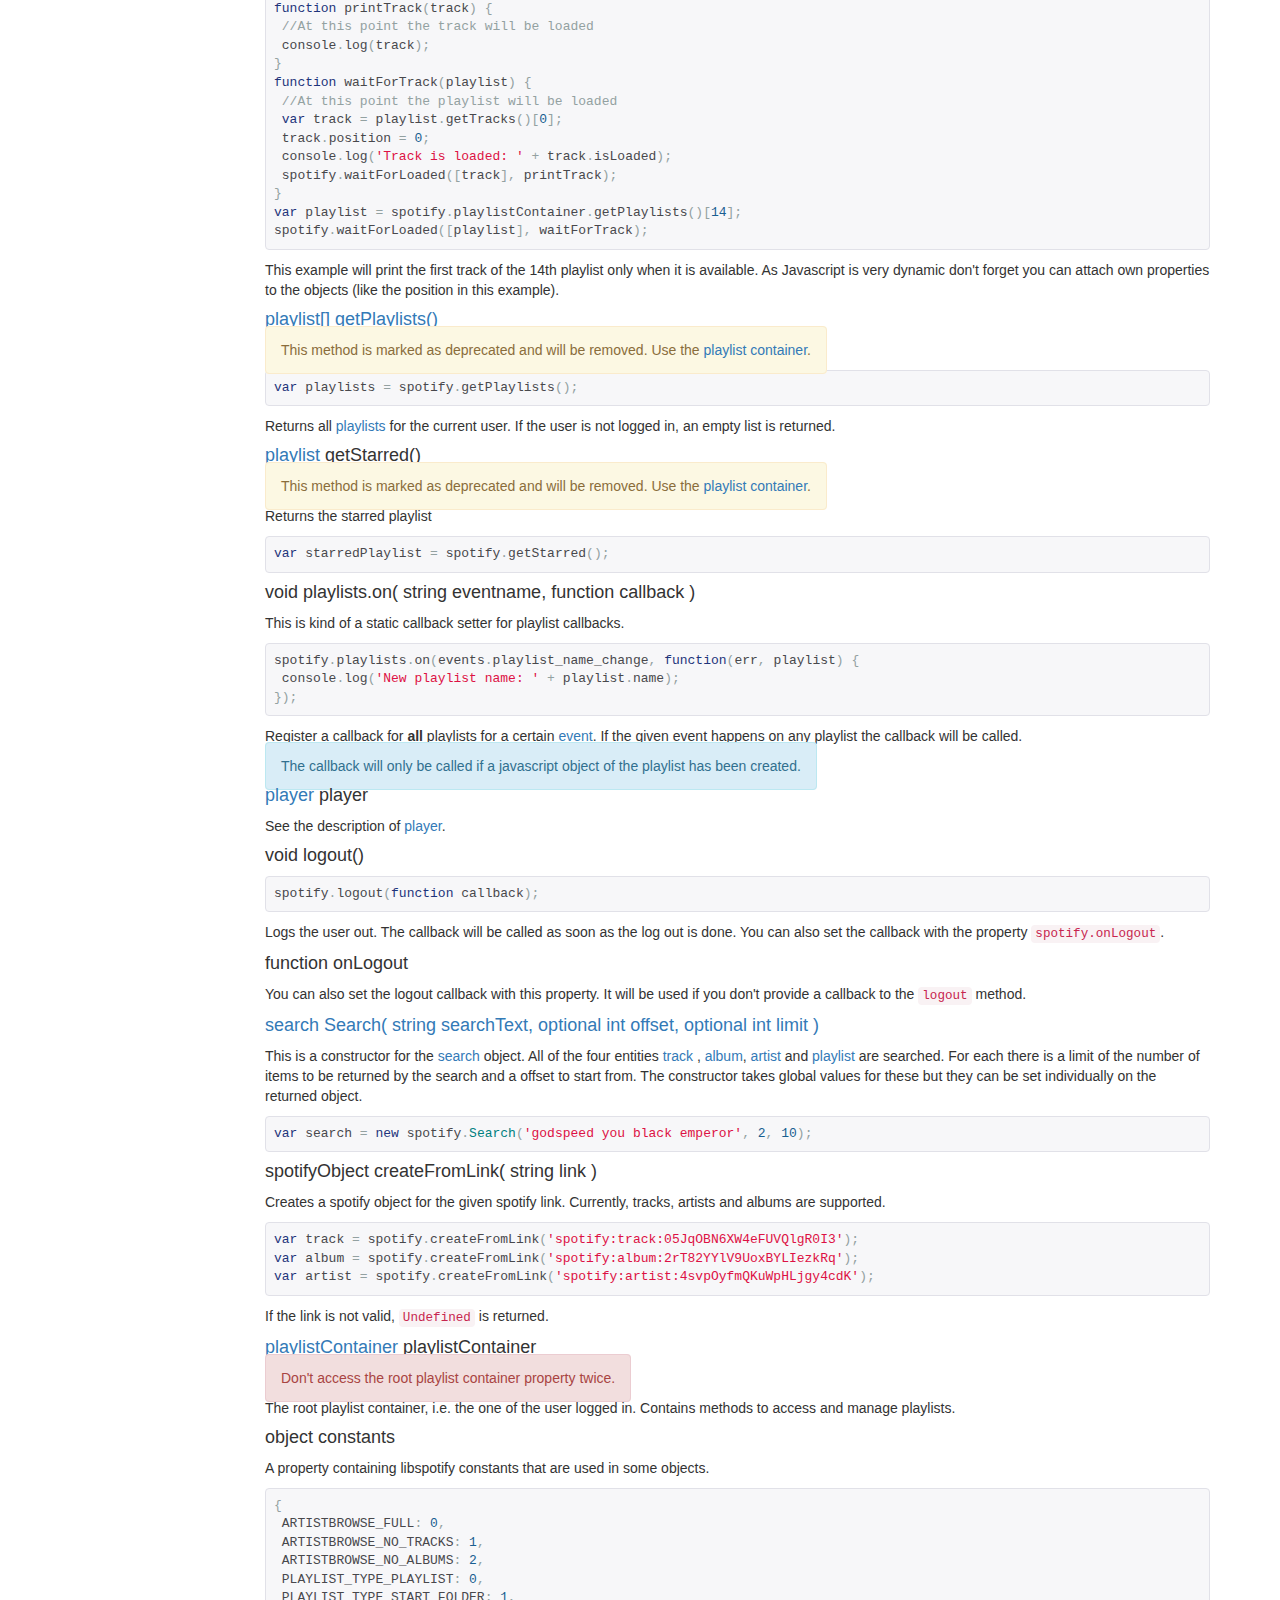
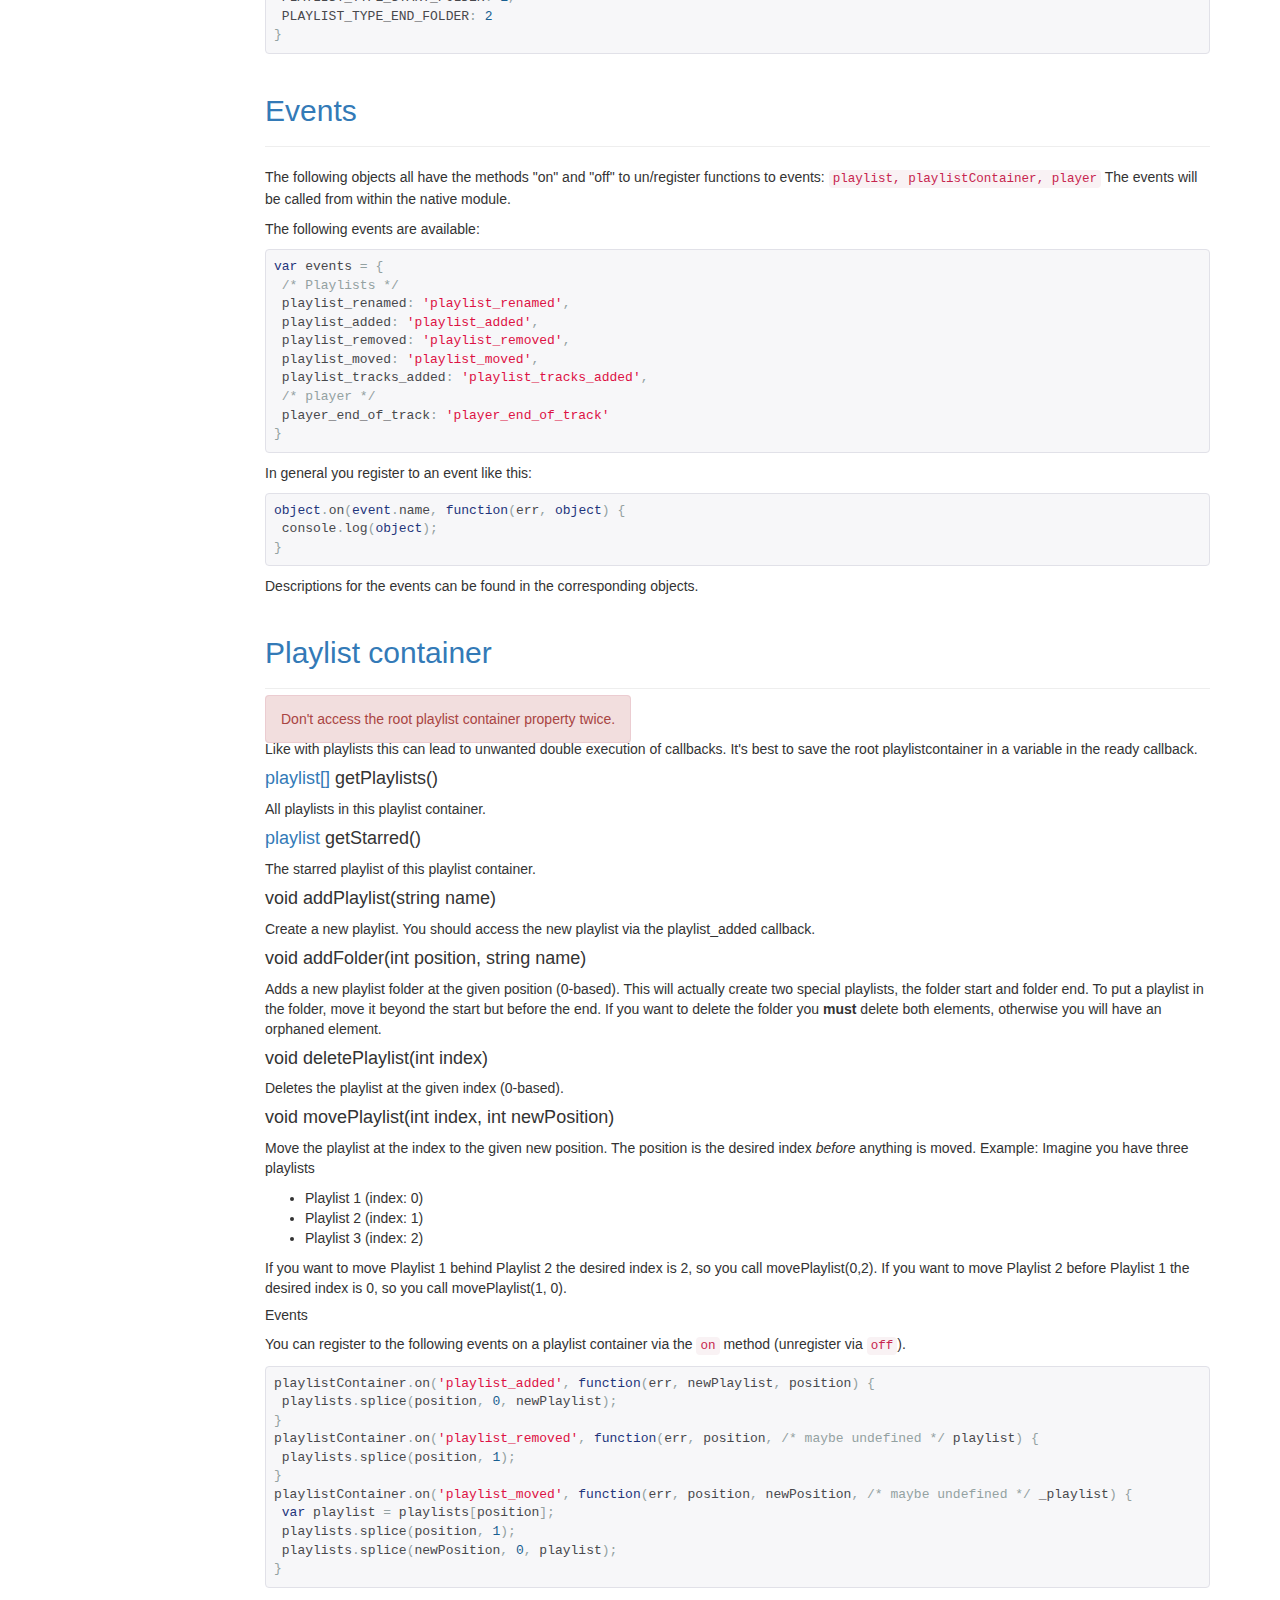
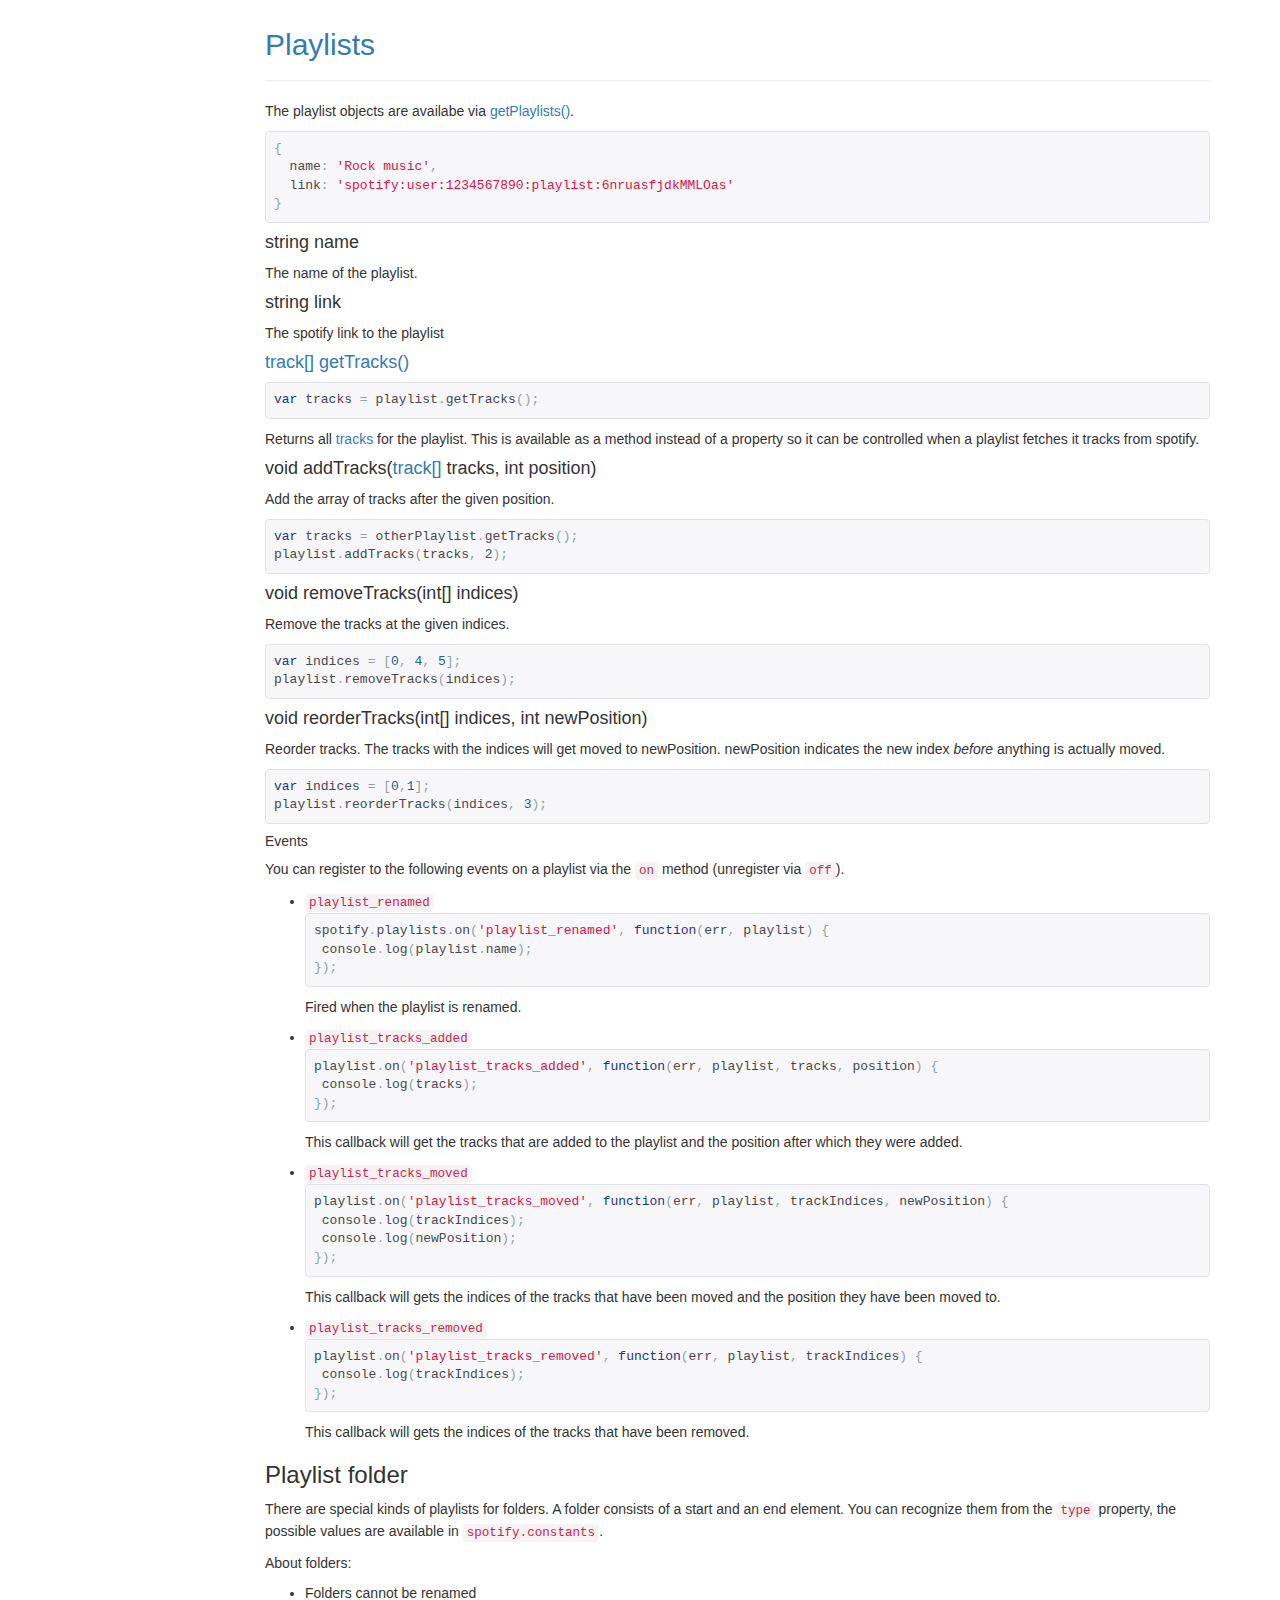
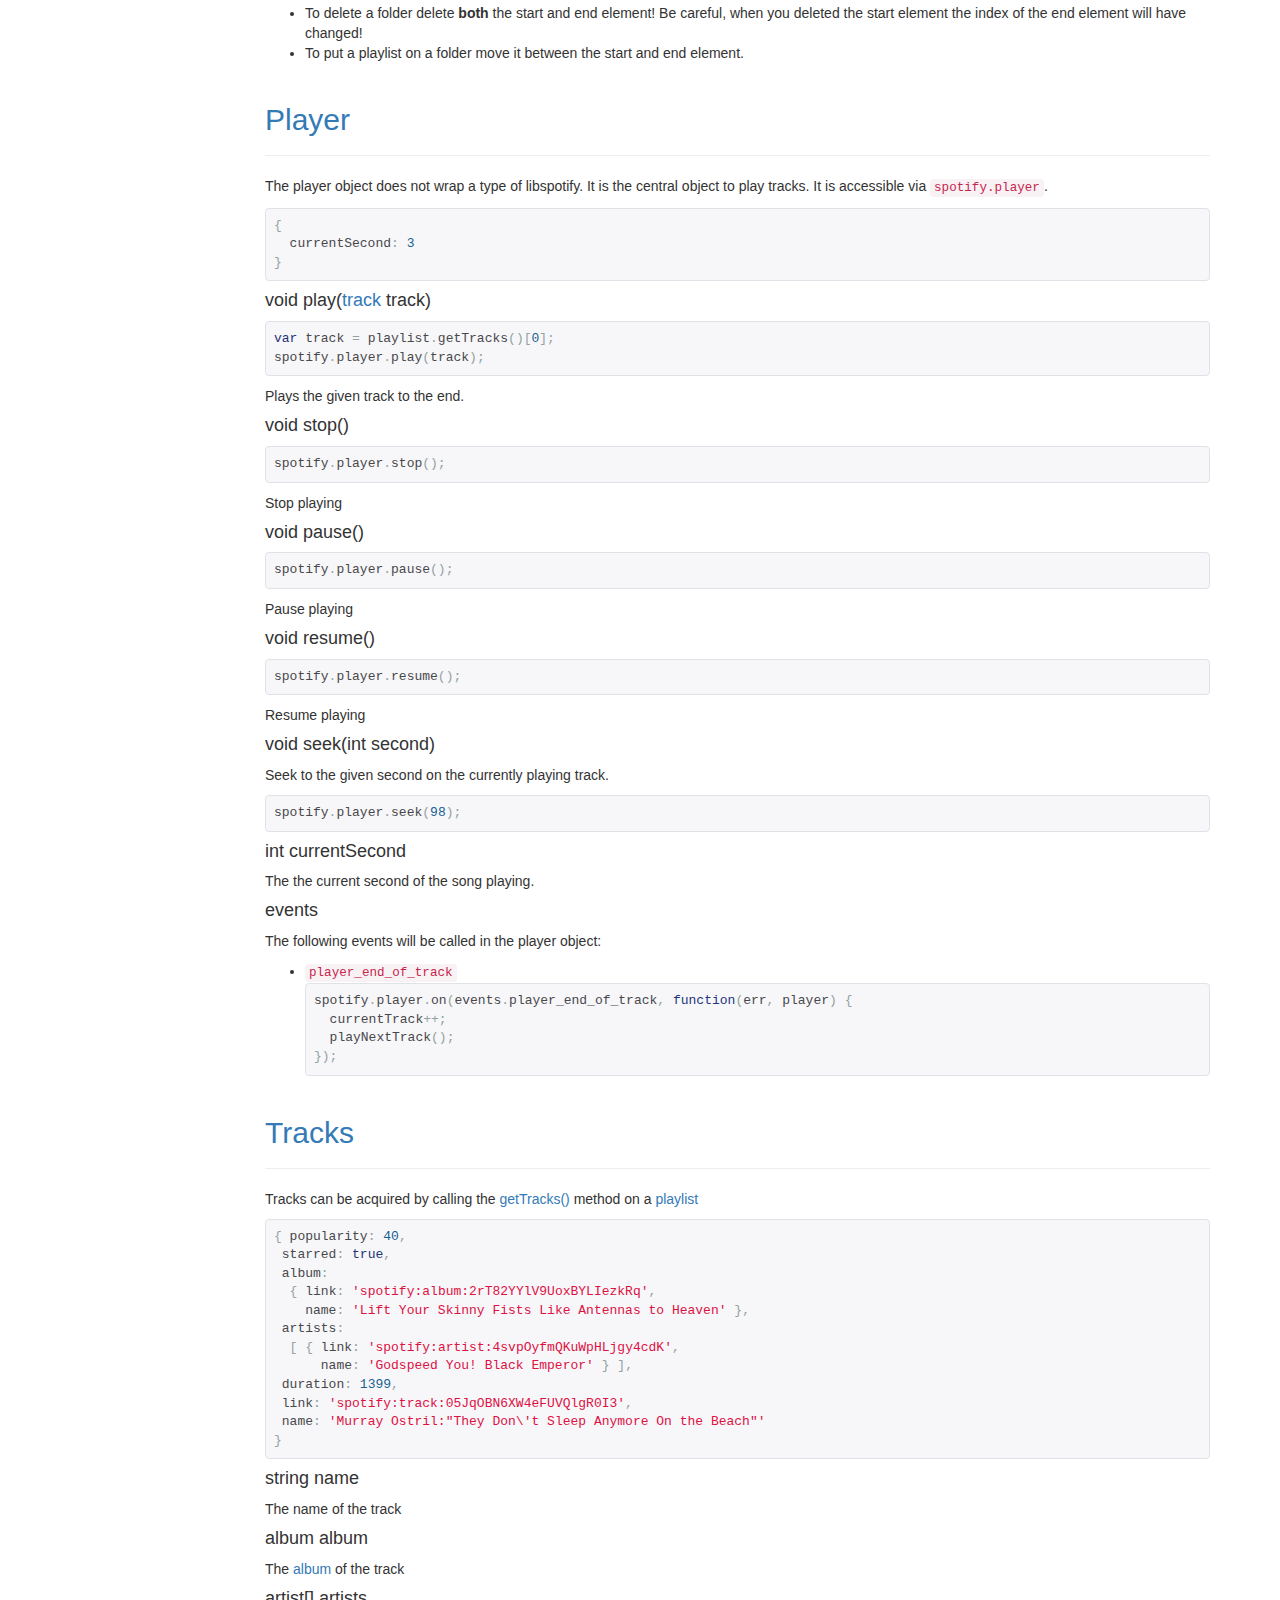
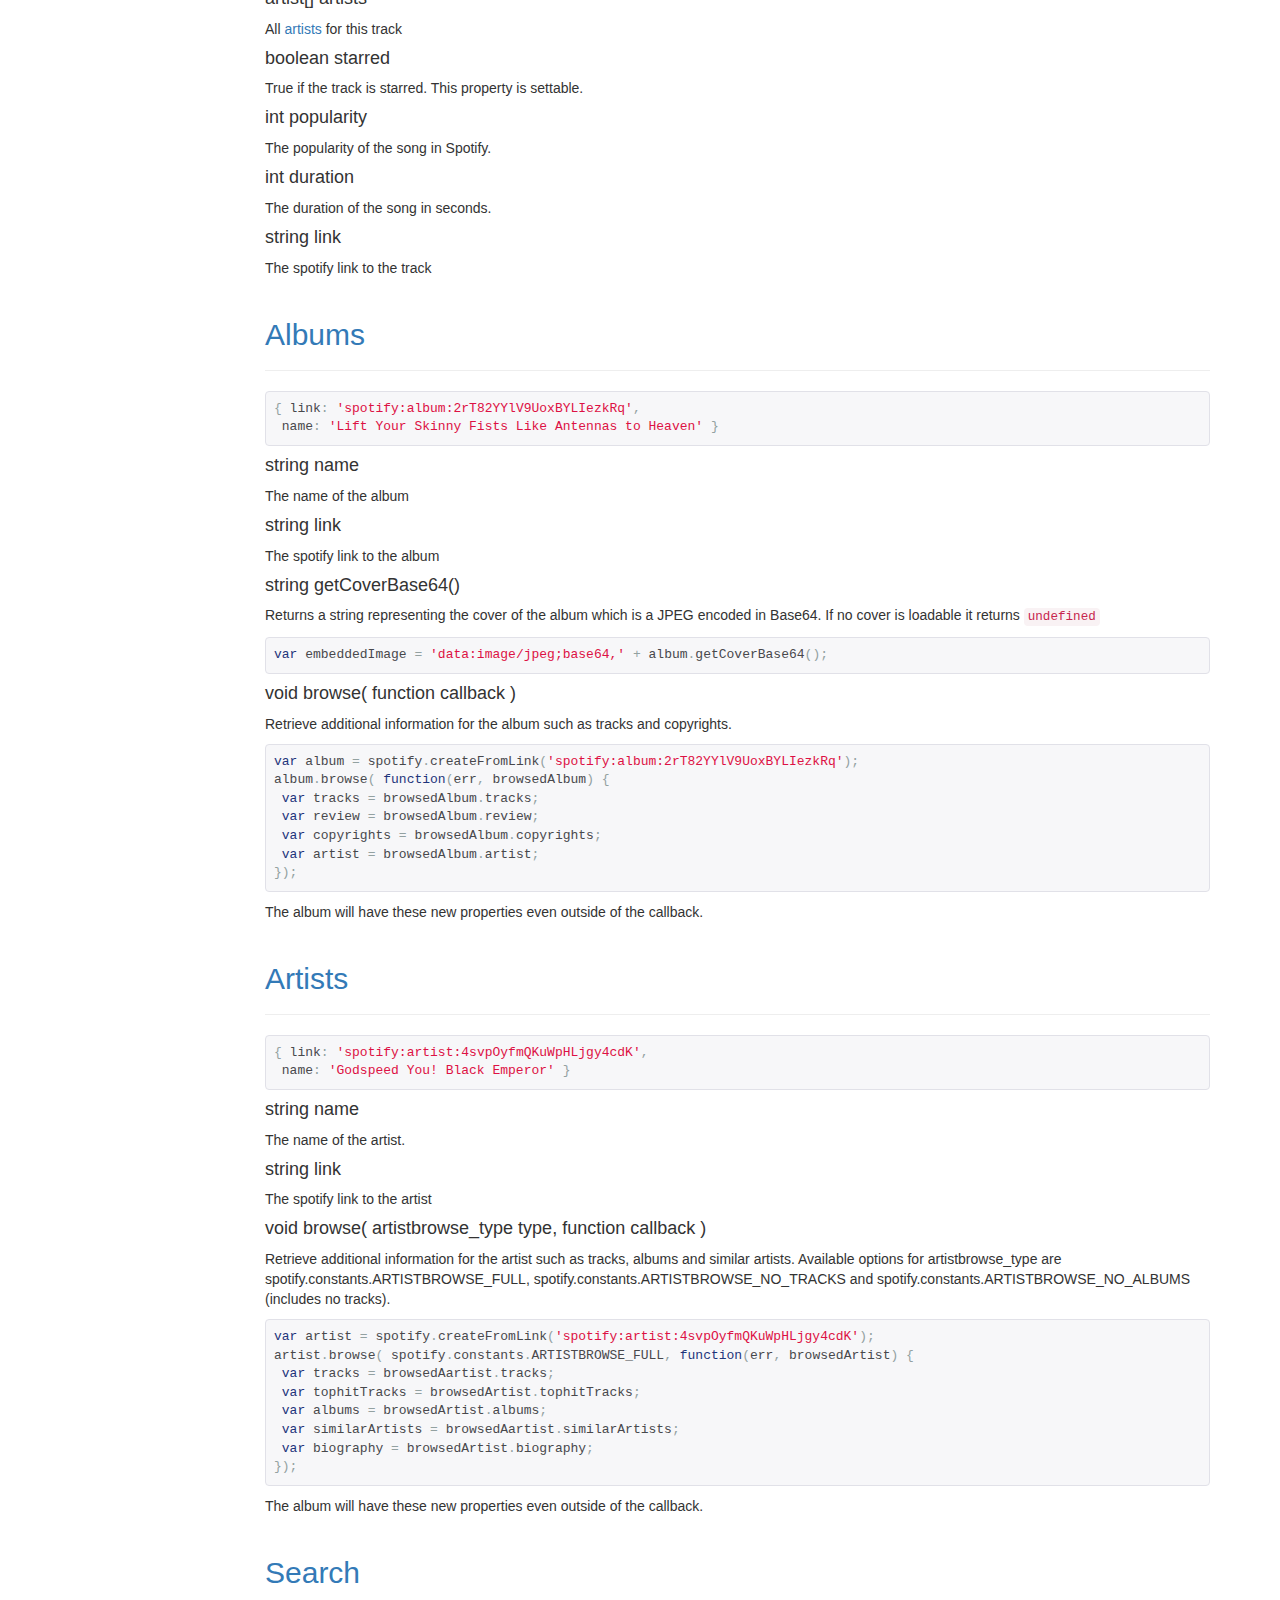
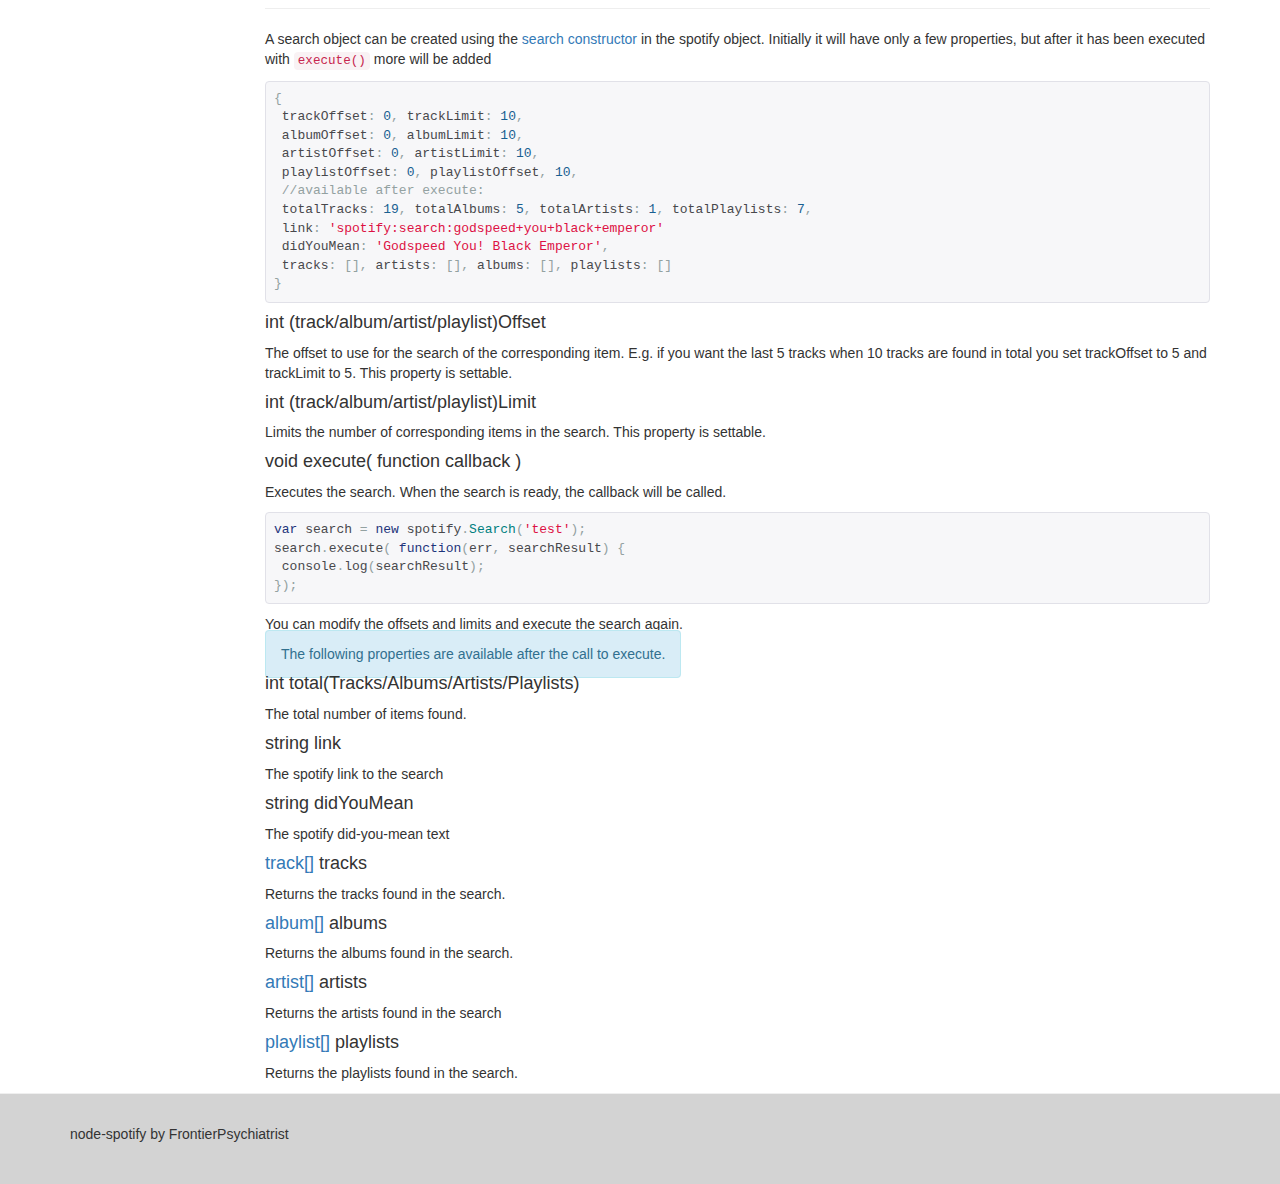
<file: api/0.5.2/api.html>
<!DOCTYPE html><html><head><link rel="stylesheet" href="../../css/bootstrap.min.css" media="screen" type="text/css"><link rel="stylesheet" href="../../css/main.css" media="screen" type="text/css"><meta name="viewport" content="width=device-width, initial-scale=1.0"><meta http-equiv="Content-Type" content="text/html" charset="utf-8"><title>node-spotify: api</title><script type="text/javascript" src="../../js/jquery.min.js"></script><script type="text/javascript" src="../../js/bootstrap.min.js"></script><script type="text/javascript" src="../../js/prettify.js"></script><link rel="stylesheet" href="../../css/prettify.css" type="text/css"></head><body data-spy="scroll" data-target=".sidebar">
<div class="navbar navbar-default">
    <div class="navbar-header"><a href="../../index.html" class="navbar-brand">Home</a></div>
    <div class="collapse navbar-collapse">
        <ul class="nav navbar-nav">
            <li class="active dropdown"><a href="#" data-toggle="dropdown" role="button" class="dropdown-toggle">API <span class="caret"></span></a>
                <ul role="menu" class="dropdown-menu">
                    <li><a href="../../api.html">current (0.7.1)</a></li>
                    <li><a href="../../api/0.7.0/api.html">0.7.0</a></li>
                    <li><a href="../../api/0.6.0/api.html">0.6.0</a></li>
                    <li><a href="../../api/0.5.4/api.html">0.5.4</a></li>
                    <li><a href="../../api/0.5.2/api.html">0.5.2</a></li>
                    <li><a href="../../api/0.5.1/api.html">0.5.1</a></li>
                    <li><a href="../../api/0.5.0/api.html">0.5.0</a></li>
                    <li><a href="../../api/0.4.1/api.html">0.4.1</a></li>
                </ul>
            </li>
            <li><a href="../../example.html">Examples</a></li>
            <li><a href="../../programmers.html">Into the C++ code</a></li>
            <li><a href="../../impressum.html">Impressum</a></li>
        </ul>
        <!--a(href='demo/index.html').btn.btn-success.pull-right Try it!--></div>
</div>
<div class="container"><div class="row"><div class="col-lg-2 sidebar"><ul class="nav nav-pills nav-stacked affix"><li class="disabled"><a><b>0.5.2</b></a></li><li><a href="#spotify">Spotify object</a></li><li><a href="#events">Events</a></li><li><a href="#playlistContainer">Playlist container</a></li><li><a href="#playlist">Playlists</a></li><li><a href="#player">Player</a></li><li><a href="#track">Tracks</a></li><li><a href="#album">Albums</a></li><li><a href="#artist">Artists</a></li><li><a href="#search">Search</a></li></ul></div><div class="col-lg-10"><div class="page-header"><h1>node.js API</h1></div><p>As every other nodeJS module you just require node-spotify to use it. It returns a function that you can pass
some options. The tracefile won't be created if you just leave it out.</p><p>The appkeyFile option is required. You need an appkey from spotify to use node-spotify, you can get it from
<a href="https://developer.spotify.com/technologies/libspotify/#application-keys">here</a>.</p><pre class="prettyprint">var options = {
 settingsFolder: 'settings',
 cacheFolder: 'cache',
 traceFile: 'trace.txt' //default is empty,
 appkeyFile: 'spotify_appkey.key' //required
}
var spotify = require('spotify')(options);</pre><p>This will create a spotify session but perform no further action with it.</p><span class="alert alert-info">Unless specifically mentioned, properties of objects are not writeable (you can't change a track name in Spotify).</span><div class="page-header"><h2>A word about the warnings</h2></div><p>Some methods are "unsafe" to call more than once. I.e. if you access the <code>spotify.playlistContainer</code> property twice you may lose callbacks on the playlist container.
Same goes with <code>playlistContainer.getPlaylists()</code>, if you attach additional data to playlists it may be lost in callbacks if you access getPlaylists more than once.</p><p>It's safer to cache the results of <code>spotify.playlistContainer</code> and <code>playlistContainer.getPlaylists()</code> in variables.</p><div class="page-header"><h2>Loading and availability of objects</h2></div><p>libspotify unfortunately does return types that are not fully loaded yet. The metadata_updated callback will be called when <i>some</i> object has been loaded. So node-spotify
will in some cases return objects like playlists and tracks that are not yet loaded. You can use the <a href="#waitForLoaded">waitForLoaded</a> helper method to attach a callback
to when an object becomes loaded.</p><div class="page-header"><h2><a id="spotify">The spotify object</a></h2></div><h4>string rememberedUser</h4><pre class="prettyprint">console.log(spotify.rememberedUser);
//your@email.com</pre><p>The name of the remebered user if present, <code>undefined</code> otherwise.</p><h4>void login( string username, string password, bool remember, bool useRemembered )</h4><pre class="prettyprint">spotify.login('myusername', 'mypassword', true, false);</pre><p>Starts a spotify session and logs in. Facebook login is possible. The user must have a spotify premium account.
If <code>remember</code> is set to true, the user will be remembered and can relogin the next time. If
<code>useRemembered</code> is set to true, the remembered user will be used.</p><h4>void ready( function callback )</h4><pre class="prettyprint">var playlists;
var playlistContainer;
spotify.ready( function() {
 playlistContainer = spotify.playlistContainer;
 playlists = playlistContainer.getPlaylists();
});</pre><p>Set a callback that is executed after the login to spotify has succeeded and the root playlistcontainer is loaded.</p><h4><a id="waitForLoaded">waitForLoaded(object[] objects, function callback)</a></h4><p>With this helper function you can queue the processing of objects that maybe aren't loaded yet to the point where they will be loaded. Internally it uses the
libspotify metadata_updated callback to achieve this. The objects in the array may be loaded at different points in time. The callback takes <b>one</b> of the objects
as a parameter.</p><span class="alert alert-warning">Don't attach too many objects</span><p></p><p>This method will happily iterate over all objects on each metadata_updated call which might be very frequent.</p><pre class="prettyprint">function printTrack(track) {
 //At this point the track will be loaded
 console.log(track);
}
function waitForTrack(playlist) {
 //At this point the playlist will be loaded
 var track = playlist.getTracks()[0];
 track.position = 0;
 console.log('Track is loaded: ' + track.isLoaded);
 spotify.waitForLoaded([track], printTrack);
}
var playlist = spotify.playlistContainer.getPlaylists()[14];
spotify.waitForLoaded([playlist], waitForTrack);</pre><p>This example will print the first track of the 14th playlist only when it is available. As Javascript is very dynamic don't forget you can attach own properties to the objects
(like the position in this example).</p><h4><a id="getPlaylists">playlist[] getPlaylists()</a></h4><p><span class="alert alert-warning">This method is marked as deprecated and will be removed. Use the <a href="#playlistContainer">playlist container</a>.</span></p><pre class="prettyprint">var playlists = spotify.getPlaylists();</pre><p>Returns all <a href="#playlist">playlists</a> for the current user. If the user is not logged in, an empty list is returned.</p><h4><a href='#playlist'>playlist</a> getStarred()</h4><p><span class="alert alert-warning">This method is marked as deprecated and will be removed. Use the <a href="#playlistContainer">playlist container</a>.</span></p><p>Returns the starred playlist</p><pre class="prettyprint">var starredPlaylist = spotify.getStarred();</pre><h4>void playlists.on( string eventname, function callback )</h4><p>This is kind of a static callback setter for playlist callbacks.</p><pre class="prettyprint">spotify.playlists.on(events.playlist_name_change, function(err, playlist) {
 console.log('New playlist name: ' + playlist.name);
});</pre><p>Register a callback for <b>all</b> playlists for a certain <a href="#events">event</a>. If the given event happens on any playlist
the callback will be called.</p><span class="alert alert-info">The callback will only be called if a javascript object of the playlist has been created.</span><h4><a href="#player">player</a> player</h4><p>See the description of <a href="#player">player</a>.</p><h4>void logout()</h4><pre class="prettyprint">spotify.logout(function callback);</pre><p>Logs the user out. The callback will be called as soon as the log out is done. You can also set the callback with the property <code>spotify.onLogout</code>.</p><h4>function onLogout</h4><p>You can also set the logout callback with this property. It will be used if you don't provide a callback to the <code>logout</code> method.</p><h4><a id="searchCtor">search Search( string searchText, optional int offset, optional int limit )</a></h4><p>This is a constructor for the <a href="#search">search</a> object. All of the four entities <a href="#track">track</a>
, <a href="#album">album</a>, <a href="#artist">artist</a> and <a href="#playlist">playlist</a> are searched. For each
there is a limit of the number of items to be returned by the search and a offset to start from. The constructor takes
global values for these but they can be set individually on the returned object.</p><pre class="prettyprint">var search = new spotify.Search('godspeed you black emperor', 2, 10);</pre><h4>spotifyObject createFromLink( string link )</h4><p>Creates a spotify object for the given spotify link. Currently, tracks, artists and albums are supported.</p><pre class="prettyprint">var track = spotify.createFromLink('spotify:track:05JqOBN6XW4eFUVQlgR0I3');
var album = spotify.createFromLink('spotify:album:2rT82YYlV9UoxBYLIezkRq');
var artist = spotify.createFromLink('spotify:artist:4svpOyfmQKuWpHLjgy4cdK');</pre><p>If the link is not valid, <code>Undefined</code> is returned.</p><h4><a href="#playlistContainer">playlistContainer</a> playlistContainer</h4><p><span class="alert alert-danger">Don't access the root playlist container property twice.</span></p><p>The root playlist container, i.e. the one of the user logged in. Contains methods to access and manage playlists.</p><h4>object constants</h4><p>A property containing libspotify constants that are used in some objects.</p><pre class="prettyprint">{
 ARTISTBROWSE_FULL: 0,
 ARTISTBROWSE_NO_TRACKS: 1,
 ARTISTBROWSE_NO_ALBUMS: 2,
 PLAYLIST_TYPE_PLAYLIST: 0,
 PLAYLIST_TYPE_START_FOLDER: 1,
 PLAYLIST_TYPE_END_FOLDER: 2
}</pre><div class="page-header"><h2><a id="events">Events</a></h2></div><p>The following objects all have the methods "on" and "off" to un/register functions to events: <code>playlist, playlistContainer, player</code>
The events will be called from within the native module.</p><p>The following events are available:</p><pre class="prettyprint">var events = {
 /* Playlists */
 playlist_renamed: 'playlist_renamed',
 playlist_added: 'playlist_added',
 playlist_removed: 'playlist_removed',
 playlist_moved: 'playlist_moved',
 playlist_tracks_added: 'playlist_tracks_added',
 /* player */
 player_end_of_track: 'player_end_of_track'
}</pre><p>In general you register to an event like this:</p><pre class="prettyprint">object.on(event.name, function(err, object) {
 console.log(object);
}</pre><p>Descriptions for the events can be found in the corresponding objects.</p><div class="page-header"><h2><a id="playlistContainer">Playlist container</a></h2></div><p><span class="alert alert-danger">Don't access the root playlist container property twice.</span></p><p>Like with playlists this can lead to unwanted double execution of callbacks. It's best to save the root playlistcontainer in a variable in the ready callback.</p><h4><a href="#playlist">playlist[]</a> getPlaylists()</h4><p>All playlists in this playlist container.</p><h4><a href="#playlist">playlist</a> getStarred()</h4><p>The starred playlist of this playlist container.</p><h4>void addPlaylist(string name)</h4><p>Create a new playlist. You should access the new playlist via the playlist_added callback.</p><h4>void addFolder(int position, string name)</h4><p>Adds a new playlist folder at the given position (0-based). This will actually create two special playlists, the folder start and folder end. To put a playlist in
the folder, move it beyond the start but before the end. If you want to delete the folder you <b>must</b> delete both elements, otherwise you will have an orphaned element.</p><h4>void deletePlaylist(int index)</h4><p>Deletes the playlist at the given index (0-based).</p><h4>void movePlaylist(int index, int newPosition)</h4><p>Move the playlist at the index to the given new position. The position is the desired index <i>before</i> anything is moved.
Example: Imagine you have three playlists<ul><li>Playlist 1 (index: 0)</li><li>Playlist 2 (index: 1)</li><li>Playlist 3 (index: 2)</li></ul>If you want to move Playlist 1 behind Playlist 2 the desired index is 2, so you call movePlaylist(0,2). If you want to move Playlist 2 before Playlist 1 the desired
index is 0, so you call movePlaylist(1, 0).</p><h5>Events</h5><p>You can register to the following events on a playlist container via the <code>on</code> method (unregister via <code>off</code>).</p><pre class="prettyprint">playlistContainer.on('playlist_added', function(err, newPlaylist, position) {
 playlists.splice(position, 0, newPlaylist);
}
playlistContainer.on('playlist_removed', function(err, position, /* maybe undefined */ playlist) {
 playlists.splice(position, 1);
}
playlistContainer.on('playlist_moved', function(err, position, newPosition, /* maybe undefined */ _playlist) {
 var playlist = playlists[position];
 playlists.splice(position, 1);
 playlists.splice(newPosition, 0, playlist);
}</pre><div class="page-header"><h2><a id="playlist">Playlists</a></h2></div><p>The playlist objects are availabe via <a href="#getPlaylists">getPlaylists()</a>.</p><pre class="prettyprint">{
  name: 'Rock music',
  link: 'spotify:user:1234567890:playlist:6nruasfjdkMMLOas'
}</pre><h4>string name</h4><p>The name of the playlist.</p><h4>string link</h4><p>The spotify link to the playlist</p><h4><a id="getTracks">track[] getTracks()</a></h4><pre class="prettyprint">var tracks = playlist.getTracks();</pre><p>Returns all <a href="#track">tracks</a> for the playlist. This is available as a method instead of a property
so it can be controlled when a playlist fetches it tracks from spotify.</p><h4>void addTracks(<a href="#track">track[]</a> tracks, int position)</h4><p>Add the array of tracks after the given position.</p><pre class="prettyprint">var tracks = otherPlaylist.getTracks();
playlist.addTracks(tracks, 2);</pre><h4>void removeTracks(int[] indices)</h4><p>Remove the tracks at the given indices.</p><pre class="prettyprint">var indices = [0, 4, 5];
playlist.removeTracks(indices);</pre><h4>void reorderTracks(int[] indices, int newPosition)</h4><p>Reorder tracks. The tracks with the indices will get moved to newPosition. newPosition indicates the new index <i>before</i> anything is actually moved.</p><pre class="prettyprint">var indices = [0,1];
playlist.reorderTracks(indices, 3);</pre><h5>Events</h5><p>You can register to the following events on a playlist via the <code>on</code> method (unregister via <code>off</code>).<ul><li><code>playlist_renamed</code><pre class="prettyprint">spotify.playlists.on('playlist_renamed', function(err, playlist) {
 console.log(playlist.name);
});</pre><p>Fired when the playlist is renamed.</p></li><li><code>playlist_tracks_added</code><pre class="prettyprint">playlist.on('playlist_tracks_added', function(err, playlist, tracks, position) {
 console.log(tracks);
});</pre><p>This callback will get the tracks that are added to the playlist and the position after which they were added.</p></li><li><code>playlist_tracks_moved</code><pre class="prettyprint">playlist.on('playlist_tracks_moved', function(err, playlist, trackIndices, newPosition) {
 console.log(trackIndices);
 console.log(newPosition);
});</pre><p>This callback will gets the indices of the tracks that have been moved and the position they have been moved to.</p></li><li><code>playlist_tracks_removed</code><pre class="prettyprint">playlist.on('playlist_tracks_removed', function(err, playlist, trackIndices) {
 console.log(trackIndices);
});</pre><p>This callback will gets the indices of the tracks that have been removed.</p></li></ul></p><h3>Playlist folder</h3><p>There are special kinds of playlists for folders. A folder consists of a start and an end element. You can recognize them from the <code>type</code> property, the possible
values are available in <code>spotify.constants</code>.</p><p>About folders:<ul><li>Folders cannot be renamed</li><li>To delete a folder delete <b>both</b> the start and end element! Be careful, when you deleted the start element the index of the end element will have changed!</li><li>To put a playlist on a folder move it between the start and end element.</li></ul></p><div class="page-header"><h2><a id="player">Player</a></h2></div><p>The player object does not wrap a type of libspotify. It is the central object to play tracks. It is accessible
via <code>spotify.player</code>.</p><pre class="prettyprint">{
  currentSecond: 3
}</pre><h4>void play(<a href='#track'>track</a> track)</h4><pre class="prettyprint">var track = playlist.getTracks()[0];
spotify.player.play(track);</pre><p>Plays the given track to the end.</p><h4>void stop()</h4><pre class="prettyprint">spotify.player.stop();</pre><p>Stop playing</p><h4>void pause()</h4><pre class="prettyprint">spotify.player.pause();</pre><p>Pause playing</p><h4>void resume()</h4><pre class="prettyprint">spotify.player.resume();</pre><p>Resume playing</p><h4>void seek(int second)</h4><p>Seek to the given second on the currently playing track.</p><pre class="prettyprint">spotify.player.seek(98);</pre><h4>int currentSecond</h4><p>The the current second of the song playing.</p><h4>events</h4><p>The following events will be called in the player object:<ul><li><code>player_end_of_track</code></li><pre class="prettyprint">spotify.player.on(events.player_end_of_track, function(err, player) {
  currentTrack++;
  playNextTrack();
});</pre></ul></p><div class="page-header"><h2><a id="track">Tracks</a></h2></div><p>Tracks can be acquired by calling the <a href="#getTracks">getTracks()</a> method on a <a href="#playlist">playlist</a></p><pre class="prettyprint">{ popularity: 40,
 starred: true,
 album:
  { link: 'spotify:album:2rT82YYlV9UoxBYLIezkRq',
    name: 'Lift Your Skinny Fists Like Antennas to Heaven' },
 artists:
  [ { link: 'spotify:artist:4svpOyfmQKuWpHLjgy4cdK',
      name: 'Godspeed You! Black Emperor' } ],
 duration: 1399,
 link: 'spotify:track:05JqOBN6XW4eFUVQlgR0I3',
 name: 'Murray Ostril:"They Don\'t Sleep Anymore On the Beach"'
}</pre><h4>string name</h4><p>The name of the track</p><h4>album album</h4><p>The <a href="#album">album</a> of the track</p><h4>artist[] artists</h4><p>All <a href="#artist">artists</a> for this track</p><h4>boolean starred</h4><p>True if the track is starred. This property is settable.</p><h4>int popularity</h4><p>The popularity of the song in Spotify.</p><h4>int duration</h4><p>The duration of the song in seconds.</p><h4>string link</h4><p>The spotify link to the track</p><div class="page-header"><h2><a id="album">Albums</a></h2></div><pre class="prettyprint">{ link: 'spotify:album:2rT82YYlV9UoxBYLIezkRq',
 name: 'Lift Your Skinny Fists Like Antennas to Heaven' }</pre><h4>string name</h4><p>The name of the album</p><h4>string link</h4><p>The spotify link to the album</p><h4>string getCoverBase64()</h4><p>Returns a string representing the cover of the album which is a JPEG encoded in Base64. If no cover is loadable
it returns <code>undefined</code></p><pre class="prettyprint">var embeddedImage = 'data:image/jpeg;base64,' + album.getCoverBase64();</pre><h4>void browse( function callback )</h4><p>Retrieve additional information for the album such as tracks and copyrights.</p><pre class="prettyprint">var album = spotify.createFromLink('spotify:album:2rT82YYlV9UoxBYLIezkRq');
album.browse( function(err, browsedAlbum) {
 var tracks = browsedAlbum.tracks;
 var review = browsedAlbum.review;
 var copyrights = browsedAlbum.copyrights;
 var artist = browsedAlbum.artist;
});</pre><p>The album will have these new properties even outside of the callback.</p><div class="page-header"><h2><a id="artist">Artists</a></h2></div><pre class="prettyprint">{ link: 'spotify:artist:4svpOyfmQKuWpHLjgy4cdK',
 name: 'Godspeed You! Black Emperor' }</pre><h4>string name</h4><p>The name of the artist.</p><h4>string link</h4><p>The spotify link to the artist</p><h4>void browse( artistbrowse_type type, function callback )</h4><p>Retrieve additional information for the artist such as tracks, albums and similar artists. Available options for
artistbrowse_type are spotify.constants.ARTISTBROWSE_FULL, spotify.constants.ARTISTBROWSE_NO_TRACKS and spotify.constants.ARTISTBROWSE_NO_ALBUMS (includes no tracks).</p><pre class="prettyprint">var artist = spotify.createFromLink('spotify:artist:4svpOyfmQKuWpHLjgy4cdK');
artist.browse( spotify.constants.ARTISTBROWSE_FULL, function(err, browsedArtist) {
 var tracks = browsedAartist.tracks;
 var tophitTracks = browsedArtist.tophitTracks;
 var albums = browsedArtist.albums;
 var similarArtists = browsedAartist.similarArtists;
 var biography = browsedArtist.biography;
});</pre><p>The album will have these new properties even outside of the callback.</p><div class="page-header"><h2><a id="search">Search</a></h2></div><p>A search object can be created using the <a href="#searchCtor">search constructor</a> in the spotify object. Initially it will have
only a few properties, but after it has been executed with <code>execute()</code> more will be added</p><pre class="prettyprint">{
 trackOffset: 0, trackLimit: 10,
 albumOffset: 0, albumLimit: 10,
 artistOffset: 0, artistLimit: 10,
 playlistOffset: 0, playlistOffset, 10,
 //available after execute:
 totalTracks: 19, totalAlbums: 5, totalArtists: 1, totalPlaylists: 7,
 link: 'spotify:search:godspeed+you+black+emperor'
 didYouMean: 'Godspeed You! Black Emperor',
 tracks: [], artists: [], albums: [], playlists: []
}</pre><h4>int (track/album/artist/playlist)Offset</h4><p>The offset to use for the search of the corresponding item. E.g. if you want the last 5 tracks when 10 tracks
are found in total you set trackOffset to 5 and trackLimit to 5. This property is settable.</p><h4>int (track/album/artist/playlist)Limit</h4><p>Limits the number of corresponding items in the search. This property is settable.</p><h4>void execute( function callback )</h4><p>Executes the search. When the search is ready, the callback will be called.</p><pre class="prettyprint">var search = new spotify.Search('test');
search.execute( function(err, searchResult) {
 console.log(searchResult);
});</pre><p>You can modify the offsets and limits and execute the search again.</p><span class="alert alert-info">The following properties are available after the call to execute.</span><h4>int total(Tracks/Albums/Artists/Playlists)</h4><p>The total number of items found.</p><h4>string link</h4><p>The spotify link to the search</p><h4>string didYouMean</h4><p>The spotify did-you-mean text</p><h4><a href="#track">track[]</a> tracks</h4><p>Returns the tracks found in the search.</p><h4><a href="#album">album[]</a> albums</h4><p>Returns the albums found in the search.</p><h4><a href="#artist">artist[]</a> artists</h4><p>Returns the artists found in the search</p><h4><a href="#playlist">playlist[]</a> playlists</h4><p>Returns the playlists found in the search.</p></div></div><script>!function($) {$(function() {window.prettyPrint && prettyPrint()})}(window.jQuery)</script></div><footer class="footer"><div class="container"><p>node-spotify by FrontierPsychiatrist</p></div></footer></body></html>
</file>
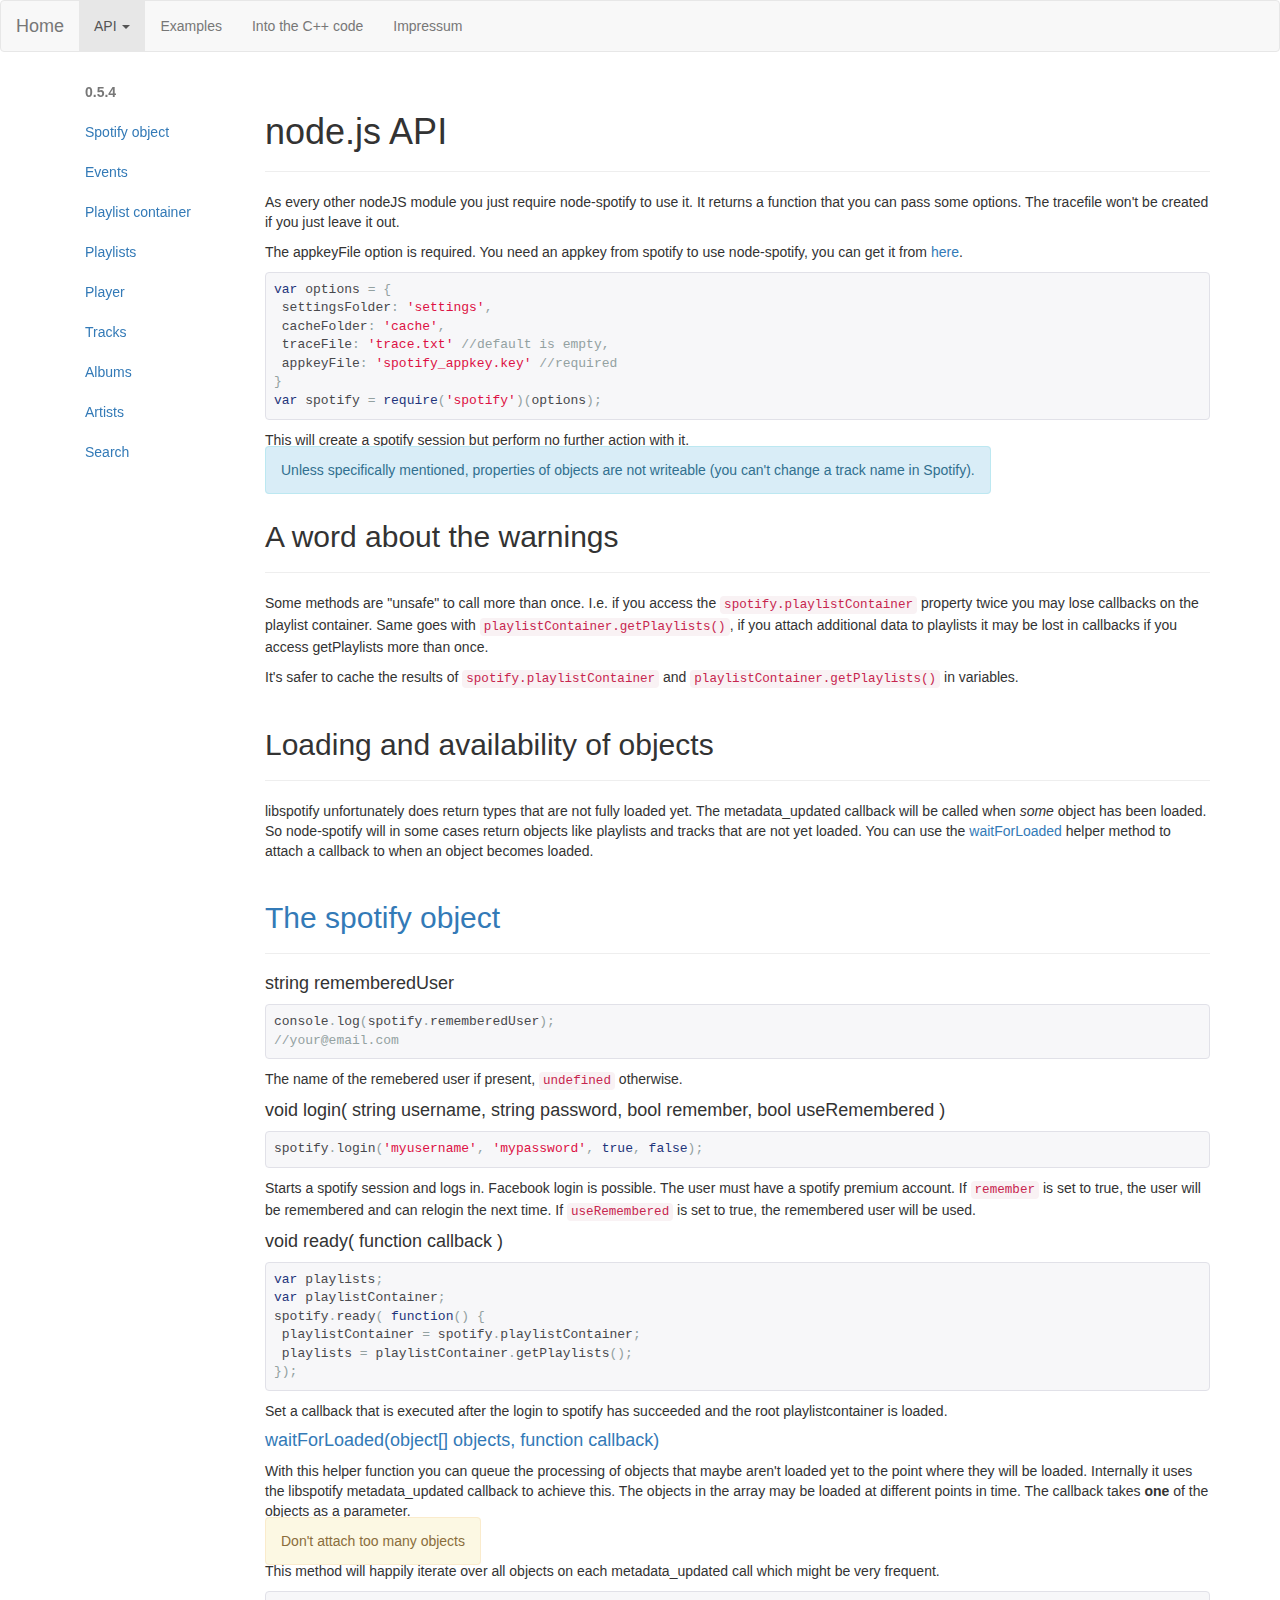
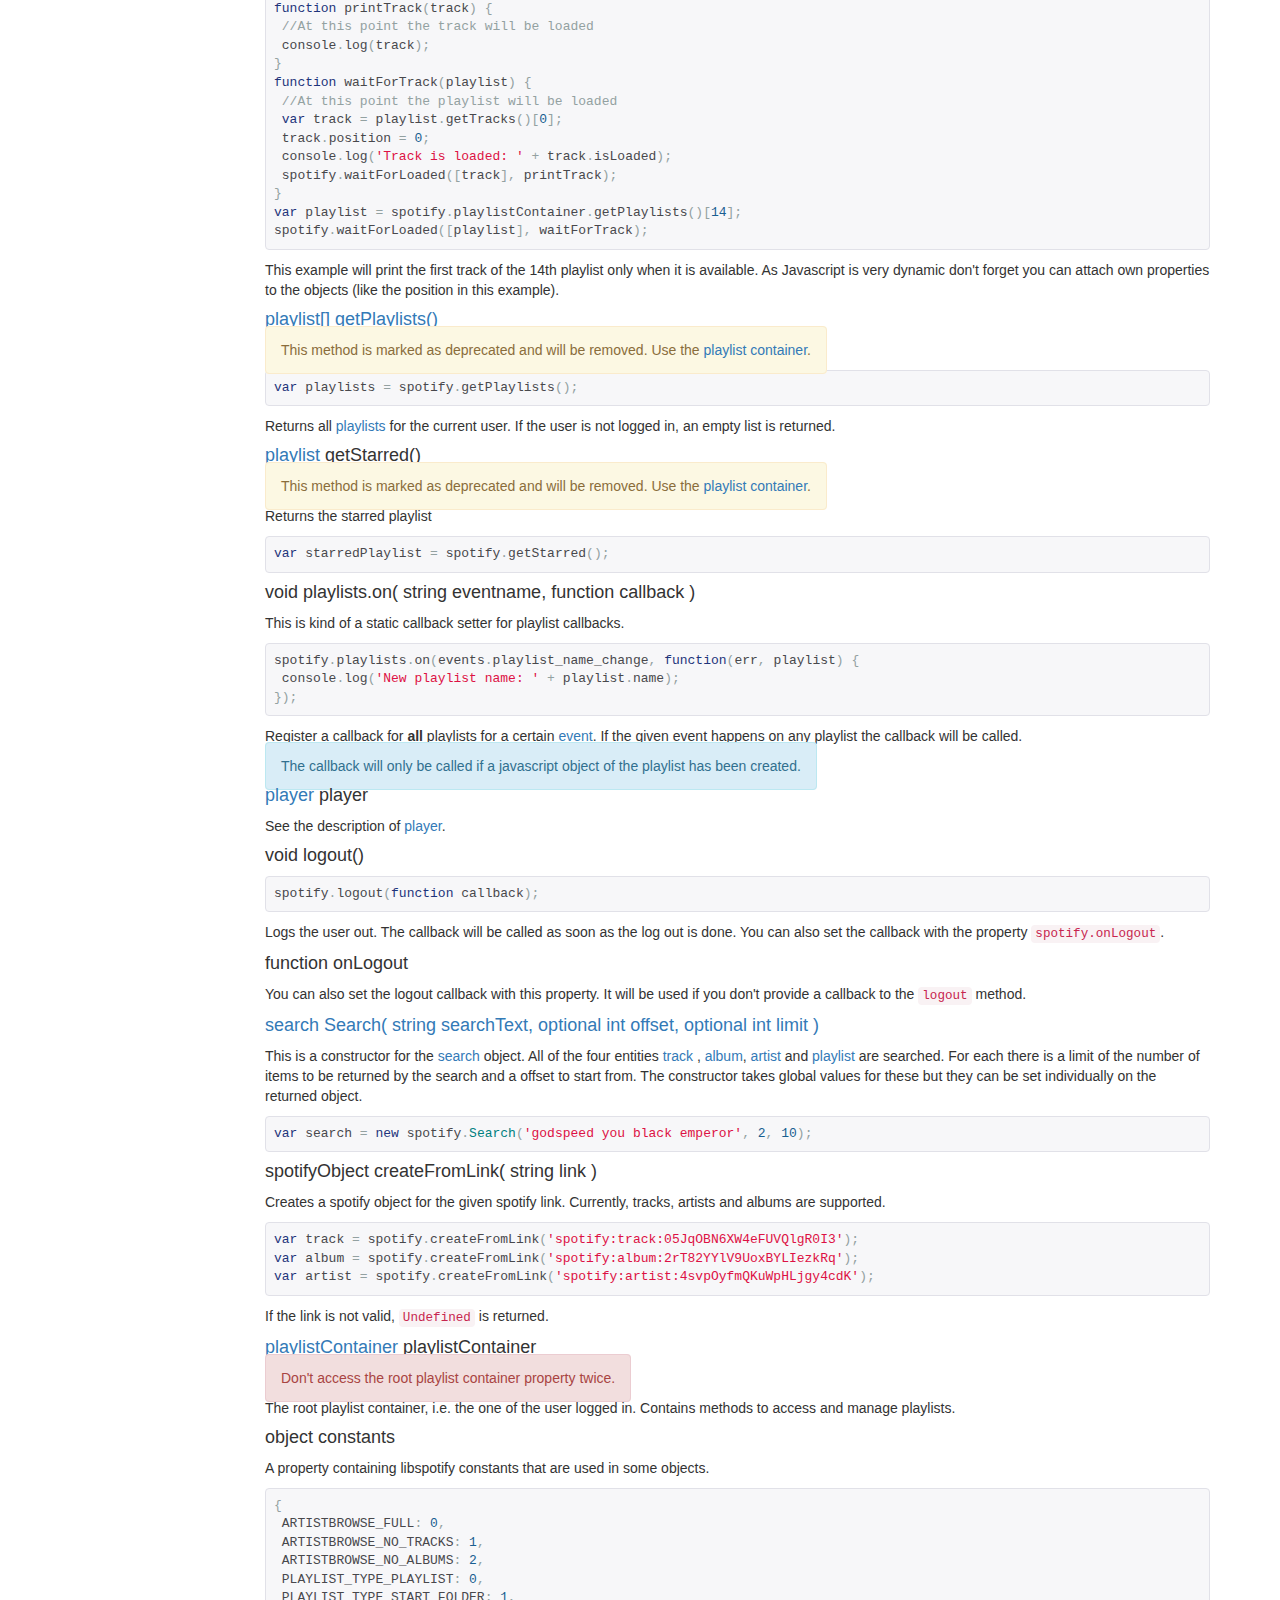
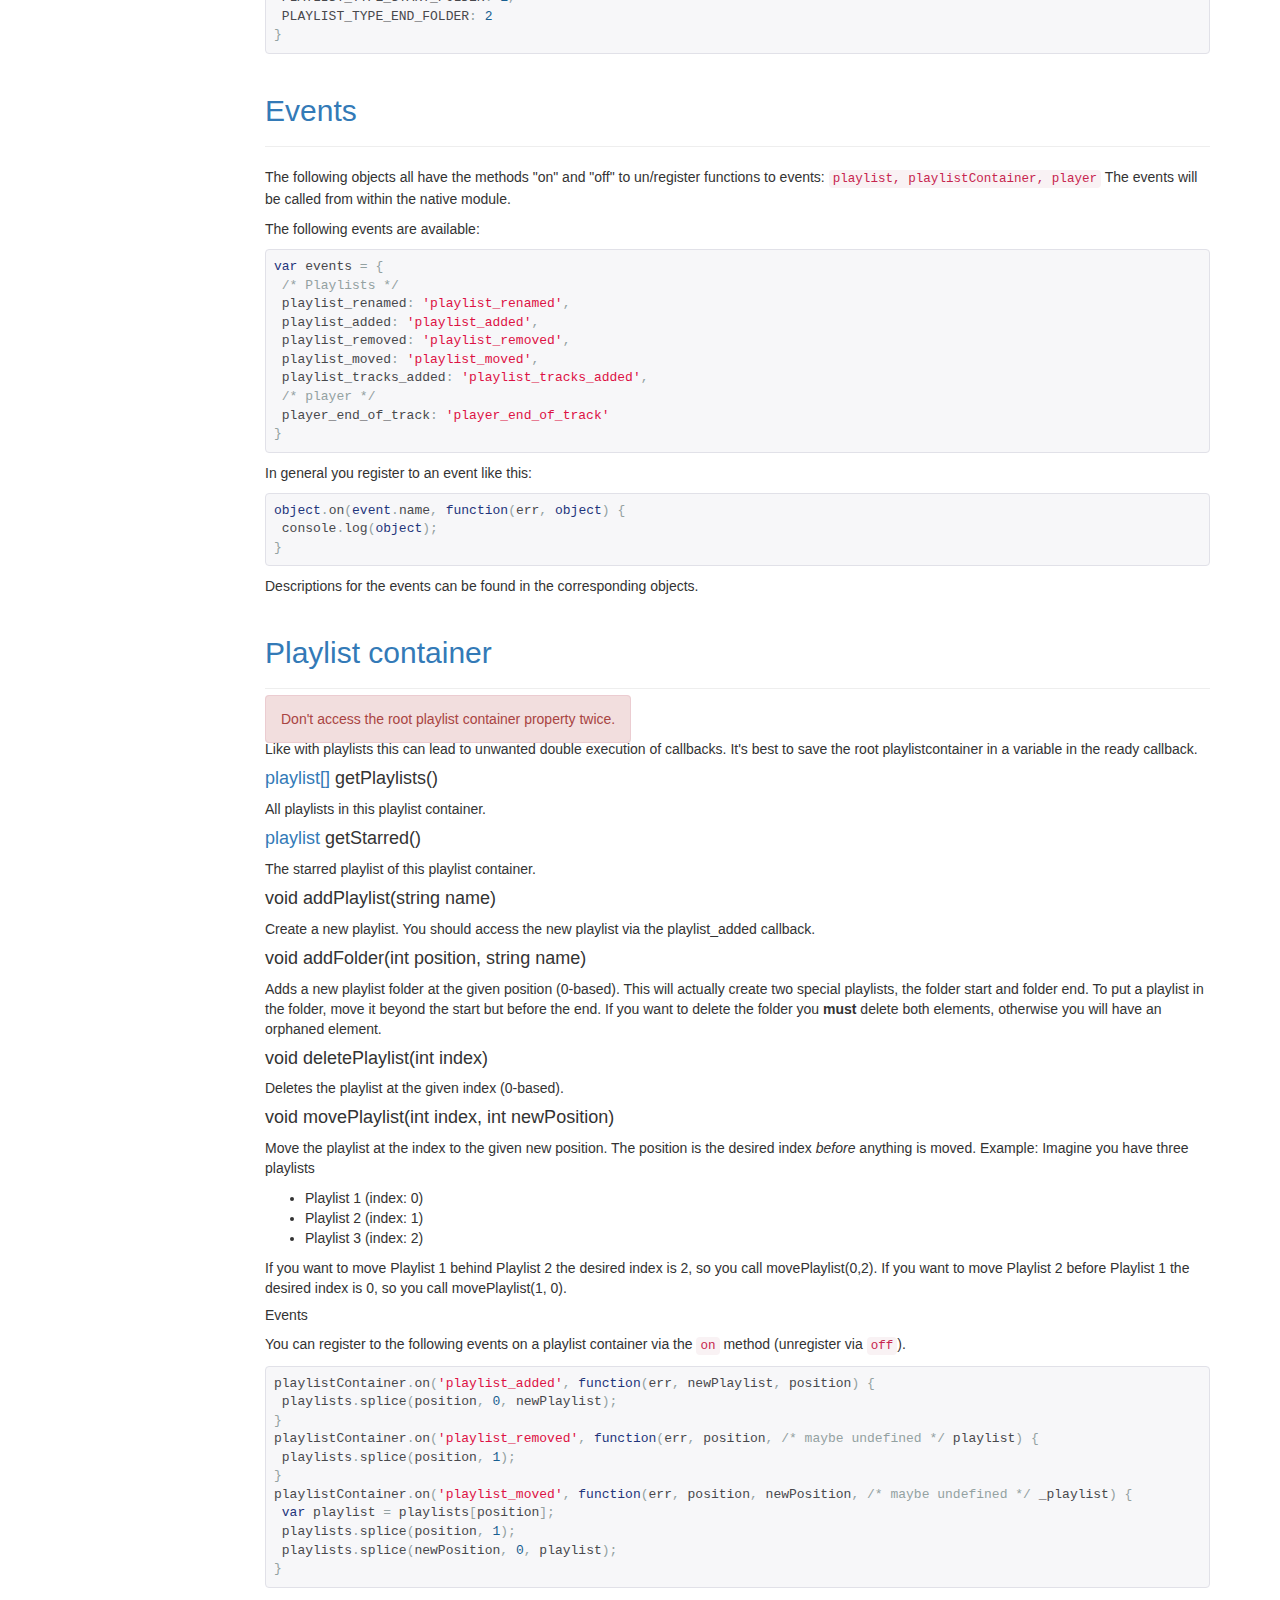
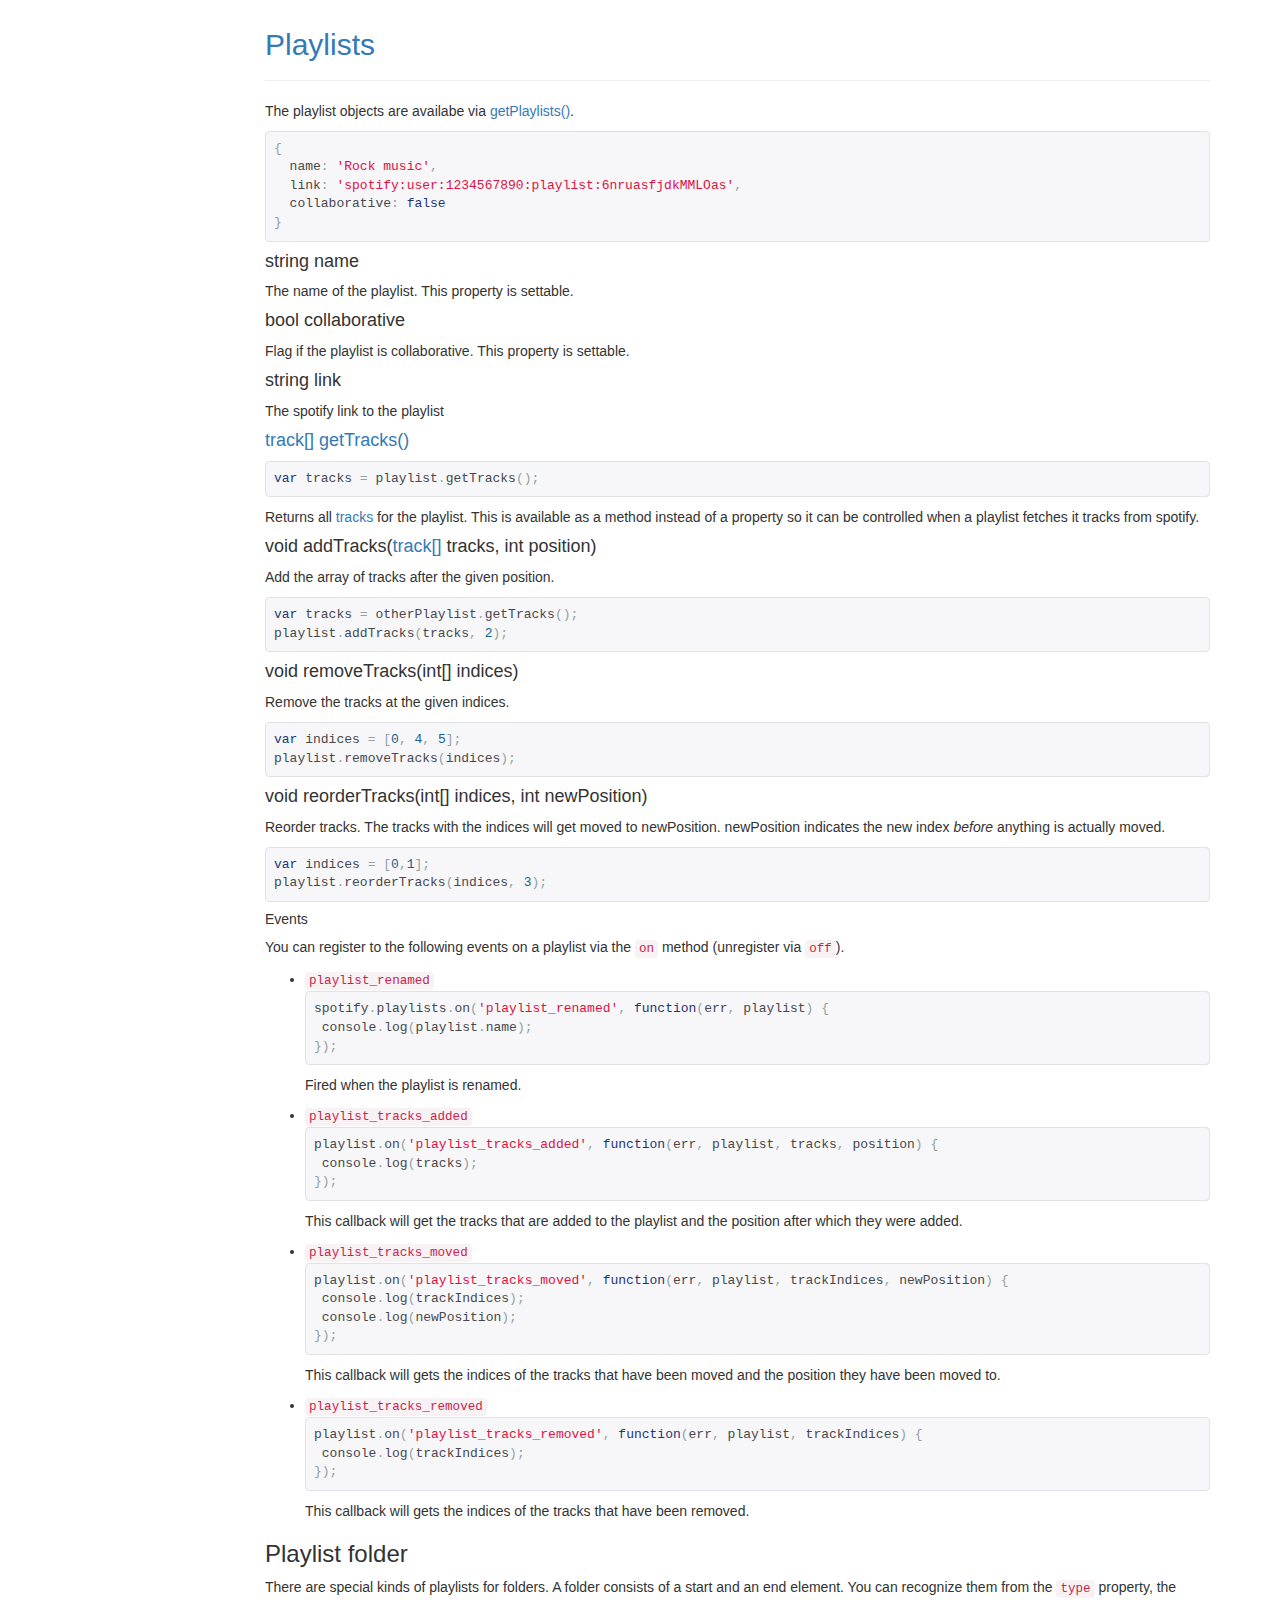
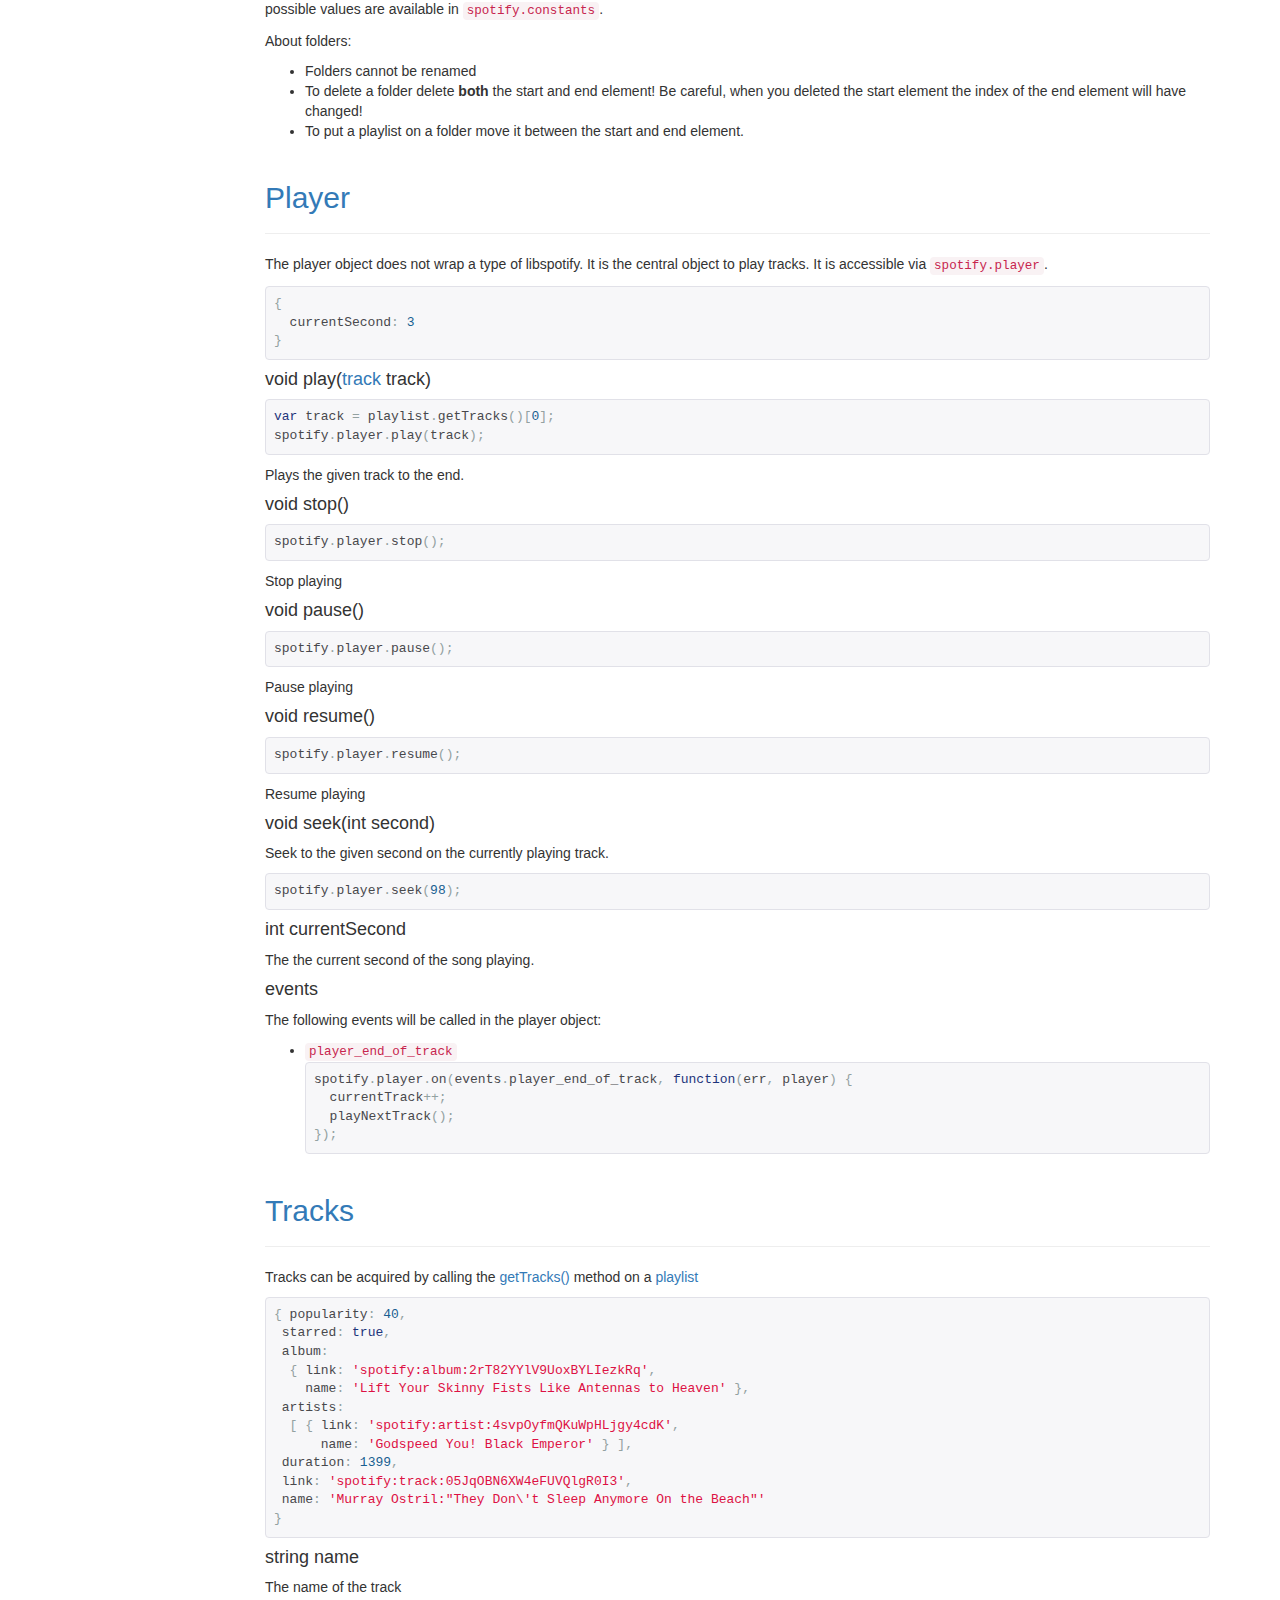
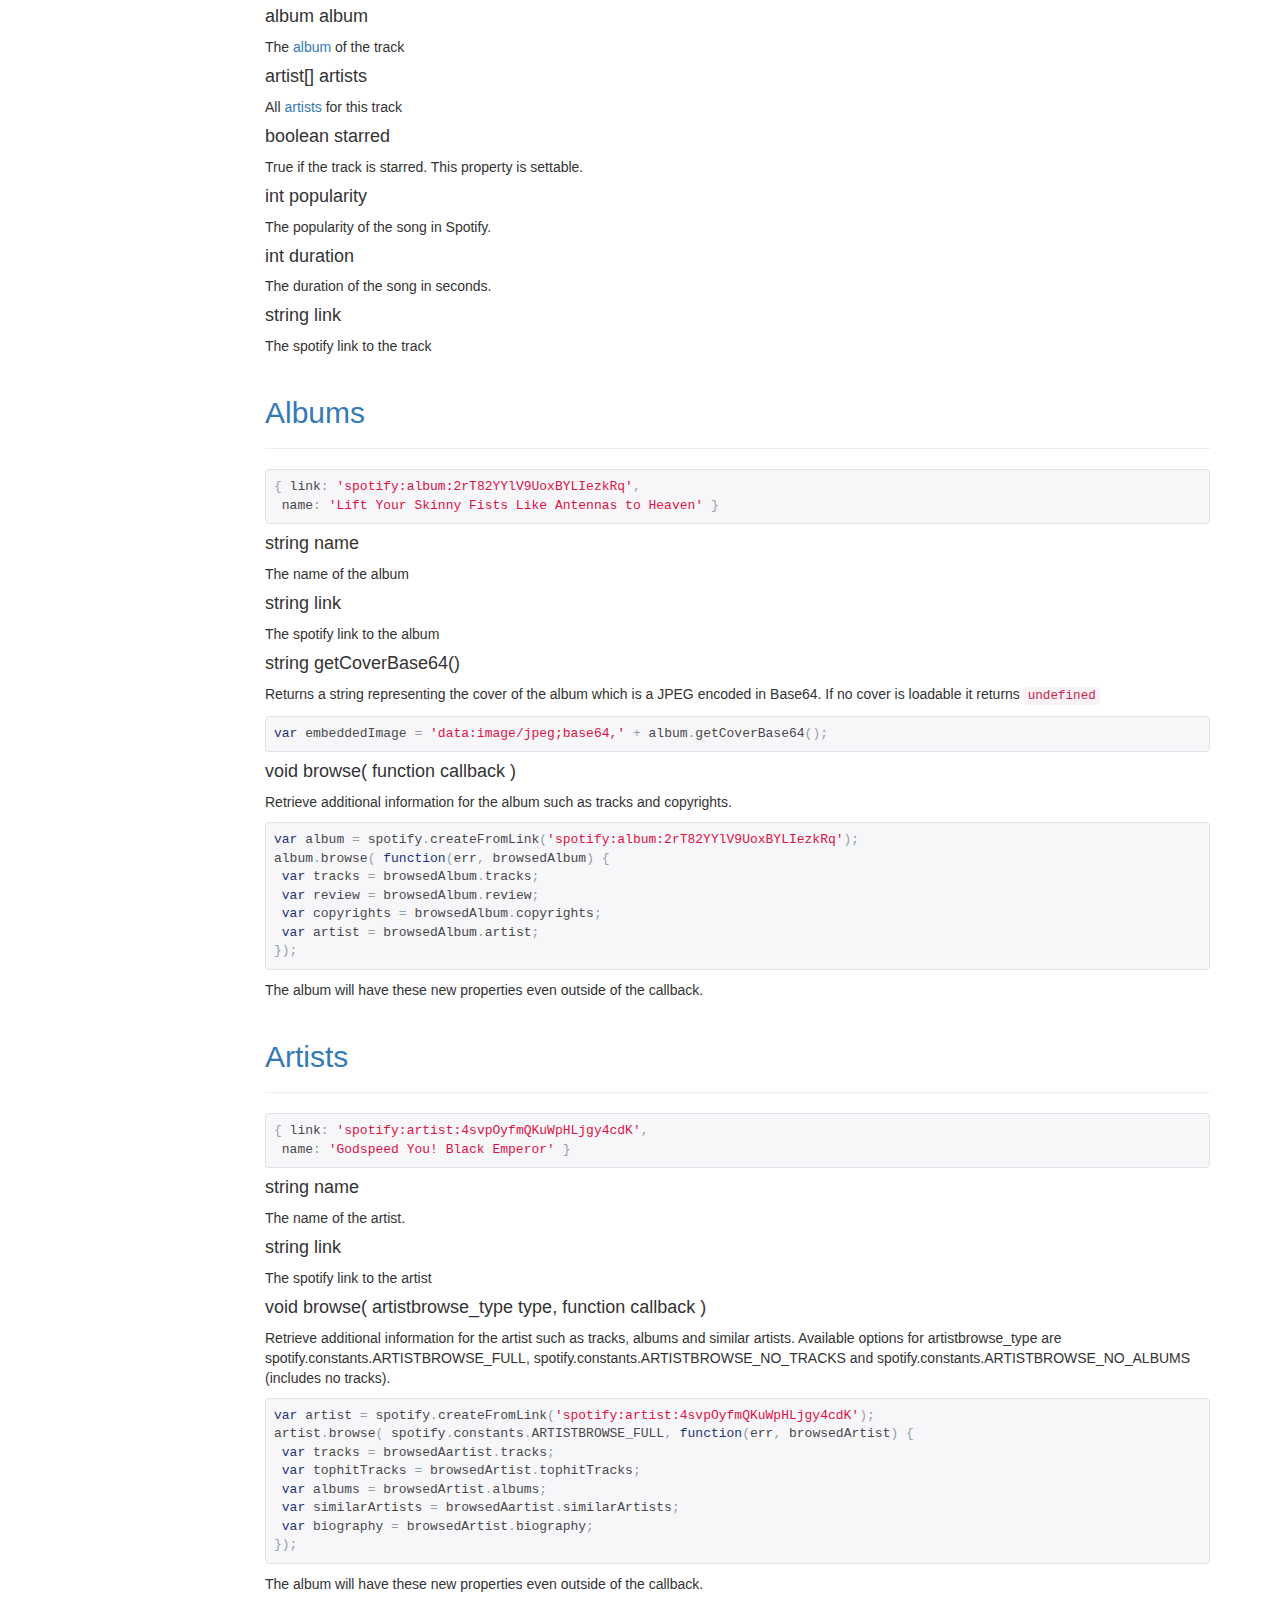
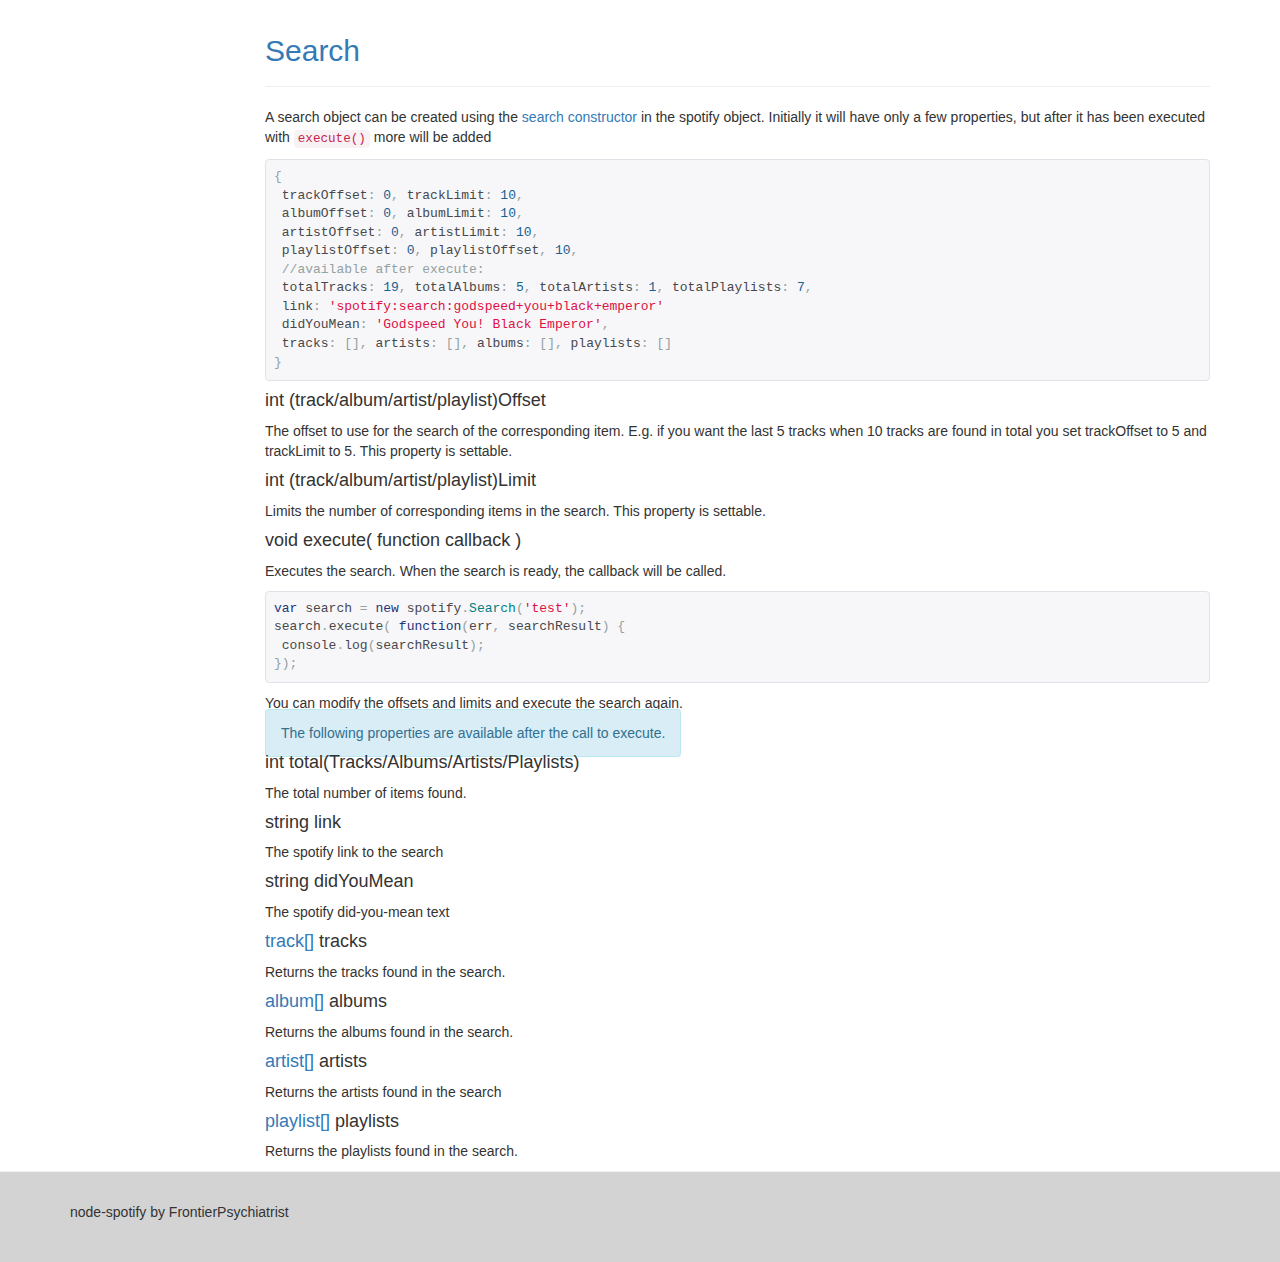
<file: api/0.5.4/api.html>
<!DOCTYPE html><html><head><link rel="stylesheet" href="../../css/bootstrap.min.css" media="screen" type="text/css"><link rel="stylesheet" href="../../css/main.css" media="screen" type="text/css"><meta name="viewport" content="width=device-width, initial-scale=1.0"><meta http-equiv="Content-Type" content="text/html" charset="utf-8"><title>node-spotify: api</title><script type="text/javascript" src="../../js/jquery.min.js"></script><script type="text/javascript" src="../../js/bootstrap.min.js"></script><script type="text/javascript" src="../../js/prettify.js"></script><link rel="stylesheet" href="../../css/prettify.css" type="text/css"></head><body data-spy="scroll" data-target=".sidebar">
<div class="navbar navbar-default">
    <div class="navbar-header"><a href="../../index.html" class="navbar-brand">Home</a></div>
    <div class="collapse navbar-collapse">
        <ul class="nav navbar-nav">
            <li class="active dropdown"><a href="#" data-toggle="dropdown" role="button" class="dropdown-toggle">API <span class="caret"></span></a>
                <ul role="menu" class="dropdown-menu">
                    <li><a href="../../api.html">current (0.7.1)</a></li>
                    <li><a href="../../api/0.7.0/api.html">0.7.0</a></li>
                    <li><a href="../../api/0.6.0/api.html">0.6.0</a></li>
                    <li><a href="../../api/0.5.4/api.html">0.5.4</a></li>
                    <li><a href="../../api/0.5.2/api.html">0.5.2</a></li>
                    <li><a href="../../api/0.5.1/api.html">0.5.1</a></li>
                    <li><a href="../../api/0.5.0/api.html">0.5.0</a></li>
                    <li><a href="../../api/0.4.1/api.html">0.4.1</a></li>
                </ul>
            </li>
            <li><a href="../../example.html">Examples</a></li>
            <li><a href="../../programmers.html">Into the C++ code</a></li>
            <li><a href="../../impressum.html">Impressum</a></li>
        </ul>
        <!--a(href='demo/index.html').btn.btn-success.pull-right Try it!--></div>
</div>
<div class="container"><div class="row"><div class="col-lg-2 sidebar"><ul class="nav nav-list affix"><li class="disabled"><a><b>0.5.4</b></a></li><li><a href="#spotify">Spotify object</a></li><li><a href="#events">Events</a></li><li><a href="#playlistContainer">Playlist container</a></li><li><a href="#playlist">Playlists</a></li><li><a href="#player">Player</a></li><li><a href="#track">Tracks</a></li><li><a href="#album">Albums</a></li><li><a href="#artist">Artists</a></li><li><a href="#search">Search</a></li></ul></div><div class="col-lg-10"><div class="page-header"><h1>node.js API</h1></div><p>As every other nodeJS module you just require node-spotify to use it. It returns a function that you can pass
some options. The tracefile won't be created if you just leave it out.</p><p>The appkeyFile option is required. You need an appkey from spotify to use node-spotify, you can get it from
<a href="https://developer.spotify.com/technologies/libspotify/#application-keys">here</a>.</p><pre class="prettyprint">var options = {
 settingsFolder: 'settings',
 cacheFolder: 'cache',
 traceFile: 'trace.txt' //default is empty,
 appkeyFile: 'spotify_appkey.key' //required
}
var spotify = require('spotify')(options);</pre><p>This will create a spotify session but perform no further action with it.</p><span class="alert alert-info">Unless specifically mentioned, properties of objects are not writeable (you can't change a track name in Spotify).</span><div class="page-header"><h2>A word about the warnings</h2></div><p>Some methods are "unsafe" to call more than once. I.e. if you access the <code>spotify.playlistContainer</code> property twice you may lose callbacks on the playlist container.
Same goes with <code>playlistContainer.getPlaylists()</code>, if you attach additional data to playlists it may be lost in callbacks if you access getPlaylists more than once.</p><p>It's safer to cache the results of <code>spotify.playlistContainer</code> and <code>playlistContainer.getPlaylists()</code> in variables.</p><div class="page-header"><h2>Loading and availability of objects</h2></div><p>libspotify unfortunately does return types that are not fully loaded yet. The metadata_updated callback will be called when <i>some</i> object has been loaded. So node-spotify
will in some cases return objects like playlists and tracks that are not yet loaded. You can use the <a href="#waitForLoaded">waitForLoaded</a> helper method to attach a callback
to when an object becomes loaded.</p><div class="page-header"><h2><a id="spotify">The spotify object</a></h2></div><h4>string rememberedUser</h4><pre class="prettyprint">console.log(spotify.rememberedUser);
//your@email.com</pre><p>The name of the remebered user if present, <code>undefined</code> otherwise.</p><h4>void login( string username, string password, bool remember, bool useRemembered )</h4><pre class="prettyprint">spotify.login('myusername', 'mypassword', true, false);</pre><p>Starts a spotify session and logs in. Facebook login is possible. The user must have a spotify premium account.
If <code>remember</code> is set to true, the user will be remembered and can relogin the next time. If
<code>useRemembered</code> is set to true, the remembered user will be used.</p><h4>void ready( function callback )</h4><pre class="prettyprint">var playlists;
var playlistContainer;
spotify.ready( function() {
 playlistContainer = spotify.playlistContainer;
 playlists = playlistContainer.getPlaylists();
});</pre><p>Set a callback that is executed after the login to spotify has succeeded and the root playlistcontainer is loaded.</p><h4><a id="waitForLoaded">waitForLoaded(object[] objects, function callback)</a></h4><p>With this helper function you can queue the processing of objects that maybe aren't loaded yet to the point where they will be loaded. Internally it uses the
libspotify metadata_updated callback to achieve this. The objects in the array may be loaded at different points in time. The callback takes <b>one</b> of the objects
as a parameter.</p><span class="alert alert-warning">Don't attach too many objects</span><p></p><p>This method will happily iterate over all objects on each metadata_updated call which might be very frequent.</p><pre class="prettyprint">function printTrack(track) {
 //At this point the track will be loaded
 console.log(track);
}
function waitForTrack(playlist) {
 //At this point the playlist will be loaded
 var track = playlist.getTracks()[0];
 track.position = 0;
 console.log('Track is loaded: ' + track.isLoaded);
 spotify.waitForLoaded([track], printTrack);
}
var playlist = spotify.playlistContainer.getPlaylists()[14];
spotify.waitForLoaded([playlist], waitForTrack);</pre><p>This example will print the first track of the 14th playlist only when it is available. As Javascript is very dynamic don't forget you can attach own properties to the objects
(like the position in this example).</p><h4><a id="getPlaylists">playlist[] getPlaylists()</a></h4><p><span class="alert alert-warning">This method is marked as deprecated and will be removed. Use the <a href="#playlistContainer">playlist container</a>.</span></p><pre class="prettyprint">var playlists = spotify.getPlaylists();</pre><p>Returns all <a href="#playlist">playlists</a> for the current user. If the user is not logged in, an empty list is returned.</p><h4><a href='#playlist'>playlist</a> getStarred()</h4><p><span class="alert alert-warning">This method is marked as deprecated and will be removed. Use the <a href="#playlistContainer">playlist container</a>.</span></p><p>Returns the starred playlist</p><pre class="prettyprint">var starredPlaylist = spotify.getStarred();</pre><h4>void playlists.on( string eventname, function callback )</h4><p>This is kind of a static callback setter for playlist callbacks.</p><pre class="prettyprint">spotify.playlists.on(events.playlist_name_change, function(err, playlist) {
 console.log('New playlist name: ' + playlist.name);
});</pre><p>Register a callback for <b>all</b> playlists for a certain <a href="#events">event</a>. If the given event happens on any playlist
the callback will be called.</p><span class="alert alert-info">The callback will only be called if a javascript object of the playlist has been created.</span><h4><a href="#player">player</a> player</h4><p>See the description of <a href="#player">player</a>.</p><h4>void logout()</h4><pre class="prettyprint">spotify.logout(function callback);</pre><p>Logs the user out. The callback will be called as soon as the log out is done. You can also set the callback with the property <code>spotify.onLogout</code>.</p><h4>function onLogout</h4><p>You can also set the logout callback with this property. It will be used if you don't provide a callback to the <code>logout</code> method.</p><h4><a id="searchCtor">search Search( string searchText, optional int offset, optional int limit )</a></h4><p>This is a constructor for the <a href="#search">search</a> object. All of the four entities <a href="#track">track</a>
, <a href="#album">album</a>, <a href="#artist">artist</a> and <a href="#playlist">playlist</a> are searched. For each
there is a limit of the number of items to be returned by the search and a offset to start from. The constructor takes
global values for these but they can be set individually on the returned object.</p><pre class="prettyprint">var search = new spotify.Search('godspeed you black emperor', 2, 10);</pre><h4>spotifyObject createFromLink( string link )</h4><p>Creates a spotify object for the given spotify link. Currently, tracks, artists and albums are supported.</p><pre class="prettyprint">var track = spotify.createFromLink('spotify:track:05JqOBN6XW4eFUVQlgR0I3');
var album = spotify.createFromLink('spotify:album:2rT82YYlV9UoxBYLIezkRq');
var artist = spotify.createFromLink('spotify:artist:4svpOyfmQKuWpHLjgy4cdK');</pre><p>If the link is not valid, <code>Undefined</code> is returned.</p><h4><a href="#playlistContainer">playlistContainer</a> playlistContainer</h4><p><span class="alert alert-danger">Don't access the root playlist container property twice.</span></p><p>The root playlist container, i.e. the one of the user logged in. Contains methods to access and manage playlists.</p><h4>object constants</h4><p>A property containing libspotify constants that are used in some objects.</p><pre class="prettyprint">{
 ARTISTBROWSE_FULL: 0,
 ARTISTBROWSE_NO_TRACKS: 1,
 ARTISTBROWSE_NO_ALBUMS: 2,
 PLAYLIST_TYPE_PLAYLIST: 0,
 PLAYLIST_TYPE_START_FOLDER: 1,
 PLAYLIST_TYPE_END_FOLDER: 2
}</pre><div class="page-header"><h2><a id="events">Events</a></h2></div><p>The following objects all have the methods "on" and "off" to un/register functions to events: <code>playlist, playlistContainer, player</code>
The events will be called from within the native module.</p><p>The following events are available:</p><pre class="prettyprint">var events = {
 /* Playlists */
 playlist_renamed: 'playlist_renamed',
 playlist_added: 'playlist_added',
 playlist_removed: 'playlist_removed',
 playlist_moved: 'playlist_moved',
 playlist_tracks_added: 'playlist_tracks_added',
 /* player */
 player_end_of_track: 'player_end_of_track'
}</pre><p>In general you register to an event like this:</p><pre class="prettyprint">object.on(event.name, function(err, object) {
 console.log(object);
}</pre><p>Descriptions for the events can be found in the corresponding objects.</p><div class="page-header"><h2><a id="playlistContainer">Playlist container</a></h2></div><p><span class="alert alert-danger">Don't access the root playlist container property twice.</span></p><p>Like with playlists this can lead to unwanted double execution of callbacks. It's best to save the root playlistcontainer in a variable in the ready callback.</p><h4><a href="#playlist">playlist[]</a> getPlaylists()</h4><p>All playlists in this playlist container.</p><h4><a href="#playlist">playlist</a> getStarred()</h4><p>The starred playlist of this playlist container.</p><h4>void addPlaylist(string name)</h4><p>Create a new playlist. You should access the new playlist via the playlist_added callback.</p><h4>void addFolder(int position, string name)</h4><p>Adds a new playlist folder at the given position (0-based). This will actually create two special playlists, the folder start and folder end. To put a playlist in
the folder, move it beyond the start but before the end. If you want to delete the folder you <b>must</b> delete both elements, otherwise you will have an orphaned element.</p><h4>void deletePlaylist(int index)</h4><p>Deletes the playlist at the given index (0-based).</p><h4>void movePlaylist(int index, int newPosition)</h4><p>Move the playlist at the index to the given new position. The position is the desired index <i>before</i> anything is moved.
Example: Imagine you have three playlists<ul><li>Playlist 1 (index: 0)</li><li>Playlist 2 (index: 1)</li><li>Playlist 3 (index: 2)</li></ul>If you want to move Playlist 1 behind Playlist 2 the desired index is 2, so you call movePlaylist(0,2). If you want to move Playlist 2 before Playlist 1 the desired
index is 0, so you call movePlaylist(1, 0).</p><h5>Events</h5><p>You can register to the following events on a playlist container via the <code>on</code> method (unregister via <code>off</code>).</p><pre class="prettyprint">playlistContainer.on('playlist_added', function(err, newPlaylist, position) {
 playlists.splice(position, 0, newPlaylist);
}
playlistContainer.on('playlist_removed', function(err, position, /* maybe undefined */ playlist) {
 playlists.splice(position, 1);
}
playlistContainer.on('playlist_moved', function(err, position, newPosition, /* maybe undefined */ _playlist) {
 var playlist = playlists[position];
 playlists.splice(position, 1);
 playlists.splice(newPosition, 0, playlist);
}</pre><div class="page-header"><h2><a id="playlist">Playlists</a></h2></div><p>The playlist objects are availabe via <a href="#getPlaylists">getPlaylists()</a>.</p><pre class="prettyprint">{
  name: 'Rock music',
  link: 'spotify:user:1234567890:playlist:6nruasfjdkMMLOas',
  collaborative: false
}</pre><h4>string name</h4><p>The name of the playlist. This property is settable.</p><h4>bool collaborative</h4><p>Flag if the playlist is collaborative. This property is settable.</p><h4>string link</h4><p>The spotify link to the playlist</p><h4><a id="getTracks">track[] getTracks()</a></h4><pre class="prettyprint">var tracks = playlist.getTracks();</pre><p>Returns all <a href="#track">tracks</a> for the playlist. This is available as a method instead of a property
so it can be controlled when a playlist fetches it tracks from spotify.</p><h4>void addTracks(<a href="#track">track[]</a> tracks, int position)</h4><p>Add the array of tracks after the given position.</p><pre class="prettyprint">var tracks = otherPlaylist.getTracks();
playlist.addTracks(tracks, 2);</pre><h4>void removeTracks(int[] indices)</h4><p>Remove the tracks at the given indices.</p><pre class="prettyprint">var indices = [0, 4, 5];
playlist.removeTracks(indices);</pre><h4>void reorderTracks(int[] indices, int newPosition)</h4><p>Reorder tracks. The tracks with the indices will get moved to newPosition. newPosition indicates the new index <i>before</i> anything is actually moved.</p><pre class="prettyprint">var indices = [0,1];
playlist.reorderTracks(indices, 3);</pre><h5>Events</h5><p>You can register to the following events on a playlist via the <code>on</code> method (unregister via <code>off</code>).<ul><li><code>playlist_renamed</code><pre class="prettyprint">spotify.playlists.on('playlist_renamed', function(err, playlist) {
 console.log(playlist.name);
});</pre><p>Fired when the playlist is renamed.</p></li><li><code>playlist_tracks_added</code><pre class="prettyprint">playlist.on('playlist_tracks_added', function(err, playlist, tracks, position) {
 console.log(tracks);
});</pre><p>This callback will get the tracks that are added to the playlist and the position after which they were added.</p></li><li><code>playlist_tracks_moved</code><pre class="prettyprint">playlist.on('playlist_tracks_moved', function(err, playlist, trackIndices, newPosition) {
 console.log(trackIndices);
 console.log(newPosition);
});</pre><p>This callback will gets the indices of the tracks that have been moved and the position they have been moved to.</p></li><li><code>playlist_tracks_removed</code><pre class="prettyprint">playlist.on('playlist_tracks_removed', function(err, playlist, trackIndices) {
 console.log(trackIndices);
});</pre><p>This callback will gets the indices of the tracks that have been removed.</p></li></ul></p><h3>Playlist folder</h3><p>There are special kinds of playlists for folders. A folder consists of a start and an end element. You can recognize them from the <code>type</code> property, the possible
values are available in <code>spotify.constants</code>.</p><p>About folders:<ul><li>Folders cannot be renamed</li><li>To delete a folder delete <b>both</b> the start and end element! Be careful, when you deleted the start element the index of the end element will have changed!</li><li>To put a playlist on a folder move it between the start and end element.</li></ul></p><div class="page-header"><h2><a id="player">Player</a></h2></div><p>The player object does not wrap a type of libspotify. It is the central object to play tracks. It is accessible
via <code>spotify.player</code>.</p><pre class="prettyprint">{
  currentSecond: 3
}</pre><h4>void play(<a href='#track'>track</a> track)</h4><pre class="prettyprint">var track = playlist.getTracks()[0];
spotify.player.play(track);</pre><p>Plays the given track to the end.</p><h4>void stop()</h4><pre class="prettyprint">spotify.player.stop();</pre><p>Stop playing</p><h4>void pause()</h4><pre class="prettyprint">spotify.player.pause();</pre><p>Pause playing</p><h4>void resume()</h4><pre class="prettyprint">spotify.player.resume();</pre><p>Resume playing</p><h4>void seek(int second)</h4><p>Seek to the given second on the currently playing track.</p><pre class="prettyprint">spotify.player.seek(98);</pre><h4>int currentSecond</h4><p>The the current second of the song playing.</p><h4>events</h4><p>The following events will be called in the player object:<ul><li><code>player_end_of_track</code></li><pre class="prettyprint">spotify.player.on(events.player_end_of_track, function(err, player) {
  currentTrack++;
  playNextTrack();
});</pre></ul></p><div class="page-header"><h2><a id="track">Tracks</a></h2></div><p>Tracks can be acquired by calling the <a href="#getTracks">getTracks()</a> method on a <a href="#playlist">playlist</a></p><pre class="prettyprint">{ popularity: 40,
 starred: true,
 album:
  { link: 'spotify:album:2rT82YYlV9UoxBYLIezkRq',
    name: 'Lift Your Skinny Fists Like Antennas to Heaven' },
 artists:
  [ { link: 'spotify:artist:4svpOyfmQKuWpHLjgy4cdK',
      name: 'Godspeed You! Black Emperor' } ],
 duration: 1399,
 link: 'spotify:track:05JqOBN6XW4eFUVQlgR0I3',
 name: 'Murray Ostril:"They Don\'t Sleep Anymore On the Beach"'
}</pre><h4>string name</h4><p>The name of the track</p><h4>album album</h4><p>The <a href="#album">album</a> of the track</p><h4>artist[] artists</h4><p>All <a href="#artist">artists</a> for this track</p><h4>boolean starred</h4><p>True if the track is starred. This property is settable.</p><h4>int popularity</h4><p>The popularity of the song in Spotify.</p><h4>int duration</h4><p>The duration of the song in seconds.</p><h4>string link</h4><p>The spotify link to the track</p><div class="page-header"><h2><a id="album">Albums</a></h2></div><pre class="prettyprint">{ link: 'spotify:album:2rT82YYlV9UoxBYLIezkRq',
 name: 'Lift Your Skinny Fists Like Antennas to Heaven' }</pre><h4>string name</h4><p>The name of the album</p><h4>string link</h4><p>The spotify link to the album</p><h4>string getCoverBase64()</h4><p>Returns a string representing the cover of the album which is a JPEG encoded in Base64. If no cover is loadable
it returns <code>undefined</code></p><pre class="prettyprint">var embeddedImage = 'data:image/jpeg;base64,' + album.getCoverBase64();</pre><h4>void browse( function callback )</h4><p>Retrieve additional information for the album such as tracks and copyrights.</p><pre class="prettyprint">var album = spotify.createFromLink('spotify:album:2rT82YYlV9UoxBYLIezkRq');
album.browse( function(err, browsedAlbum) {
 var tracks = browsedAlbum.tracks;
 var review = browsedAlbum.review;
 var copyrights = browsedAlbum.copyrights;
 var artist = browsedAlbum.artist;
});</pre><p>The album will have these new properties even outside of the callback.</p><div class="page-header"><h2><a id="artist">Artists</a></h2></div><pre class="prettyprint">{ link: 'spotify:artist:4svpOyfmQKuWpHLjgy4cdK',
 name: 'Godspeed You! Black Emperor' }</pre><h4>string name</h4><p>The name of the artist.</p><h4>string link</h4><p>The spotify link to the artist</p><h4>void browse( artistbrowse_type type, function callback )</h4><p>Retrieve additional information for the artist such as tracks, albums and similar artists. Available options for
artistbrowse_type are spotify.constants.ARTISTBROWSE_FULL, spotify.constants.ARTISTBROWSE_NO_TRACKS and spotify.constants.ARTISTBROWSE_NO_ALBUMS (includes no tracks).</p><pre class="prettyprint">var artist = spotify.createFromLink('spotify:artist:4svpOyfmQKuWpHLjgy4cdK');
artist.browse( spotify.constants.ARTISTBROWSE_FULL, function(err, browsedArtist) {
 var tracks = browsedAartist.tracks;
 var tophitTracks = browsedArtist.tophitTracks;
 var albums = browsedArtist.albums;
 var similarArtists = browsedAartist.similarArtists;
 var biography = browsedArtist.biography;
});</pre><p>The album will have these new properties even outside of the callback.</p><div class="page-header"><h2><a id="search">Search</a></h2></div><p>A search object can be created using the <a href="#searchCtor">search constructor</a> in the spotify object. Initially it will have
only a few properties, but after it has been executed with <code>execute()</code> more will be added</p><pre class="prettyprint">{
 trackOffset: 0, trackLimit: 10,
 albumOffset: 0, albumLimit: 10,
 artistOffset: 0, artistLimit: 10,
 playlistOffset: 0, playlistOffset, 10,
 //available after execute:
 totalTracks: 19, totalAlbums: 5, totalArtists: 1, totalPlaylists: 7,
 link: 'spotify:search:godspeed+you+black+emperor'
 didYouMean: 'Godspeed You! Black Emperor',
 tracks: [], artists: [], albums: [], playlists: []
}</pre><h4>int (track/album/artist/playlist)Offset</h4><p>The offset to use for the search of the corresponding item. E.g. if you want the last 5 tracks when 10 tracks
are found in total you set trackOffset to 5 and trackLimit to 5. This property is settable.</p><h4>int (track/album/artist/playlist)Limit</h4><p>Limits the number of corresponding items in the search. This property is settable.</p><h4>void execute( function callback )</h4><p>Executes the search. When the search is ready, the callback will be called.</p><pre class="prettyprint">var search = new spotify.Search('test');
search.execute( function(err, searchResult) {
 console.log(searchResult);
});</pre><p>You can modify the offsets and limits and execute the search again.</p><span class="alert alert-info">The following properties are available after the call to execute.</span><h4>int total(Tracks/Albums/Artists/Playlists)</h4><p>The total number of items found.</p><h4>string link</h4><p>The spotify link to the search</p><h4>string didYouMean</h4><p>The spotify did-you-mean text</p><h4><a href="#track">track[]</a> tracks</h4><p>Returns the tracks found in the search.</p><h4><a href="#album">album[]</a> albums</h4><p>Returns the albums found in the search.</p><h4><a href="#artist">artist[]</a> artists</h4><p>Returns the artists found in the search</p><h4><a href="#playlist">playlist[]</a> playlists</h4><p>Returns the playlists found in the search.</p></div></div><script>!function($) {$(function() {window.prettyPrint && prettyPrint()})}(window.jQuery)</script></div><footer class="footer"><div class="container"><p>node-spotify by FrontierPsychiatrist</p></div></footer></body></html>
</file>
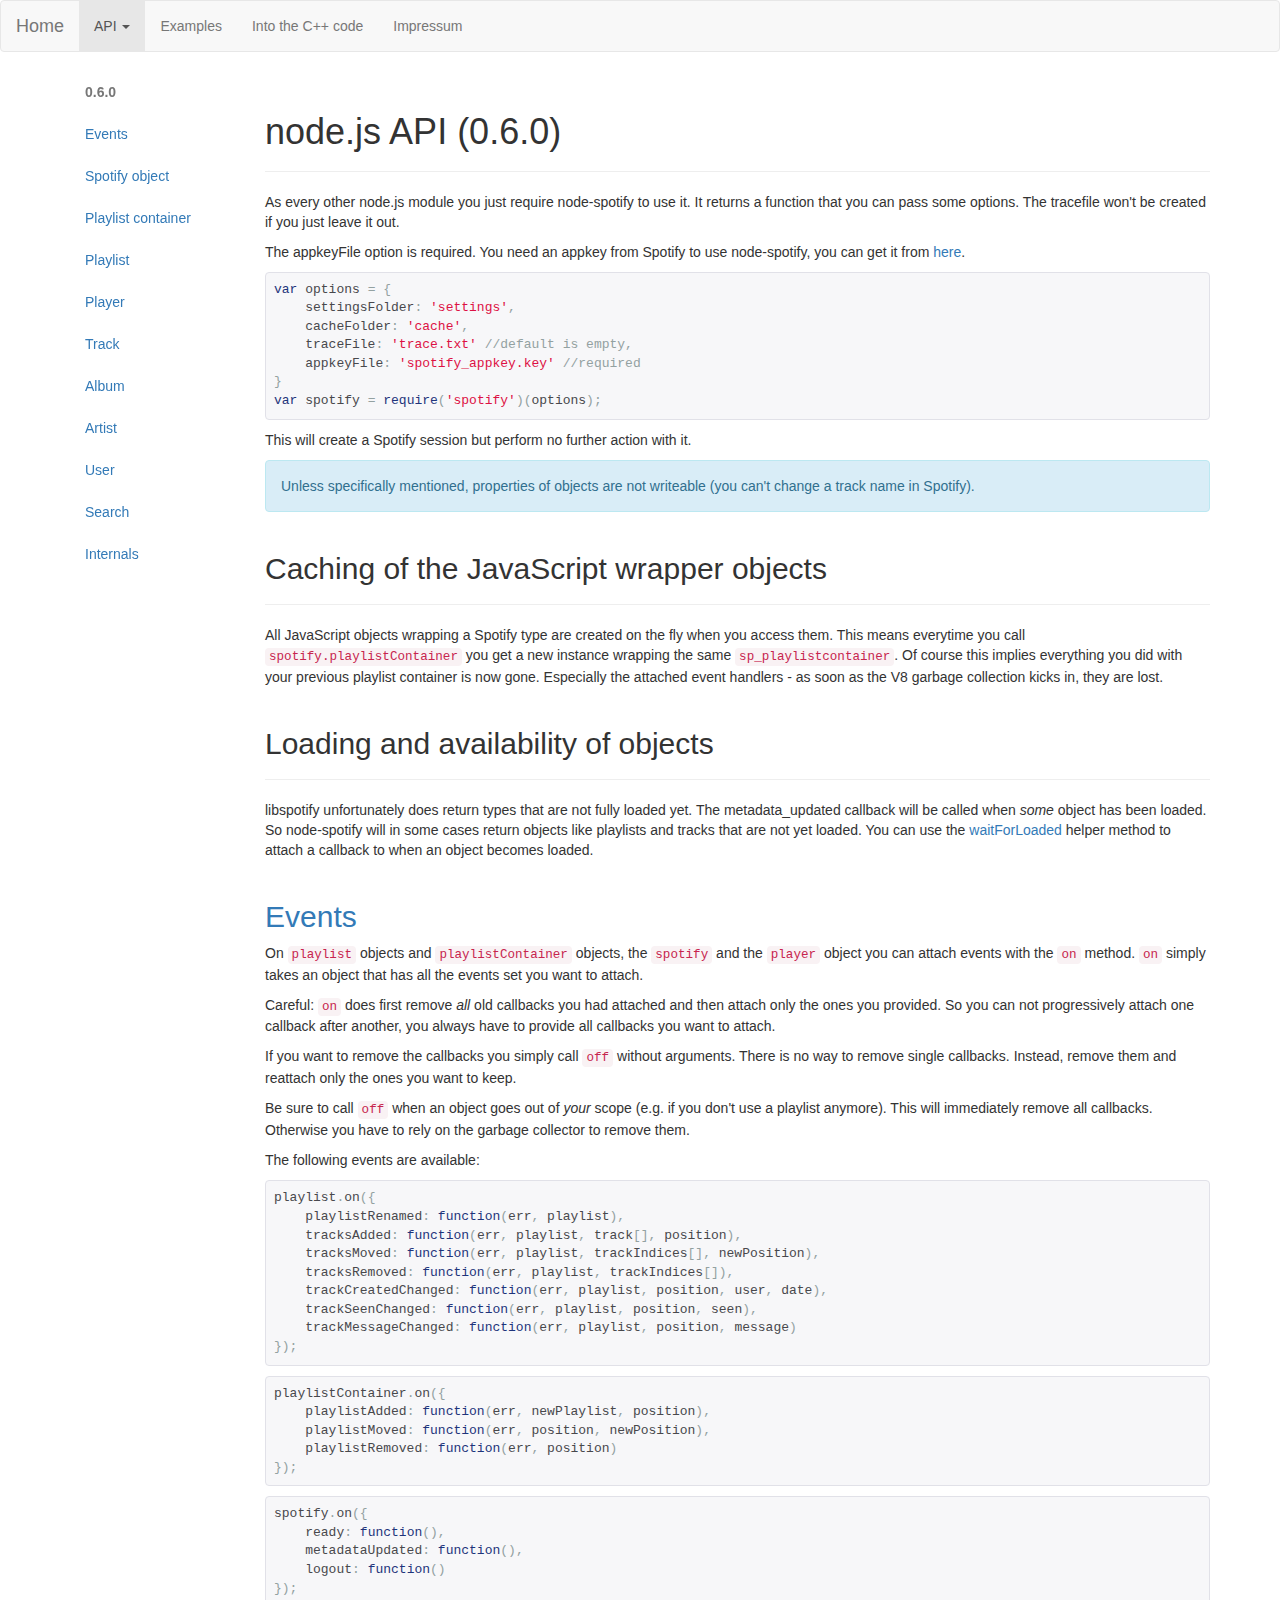
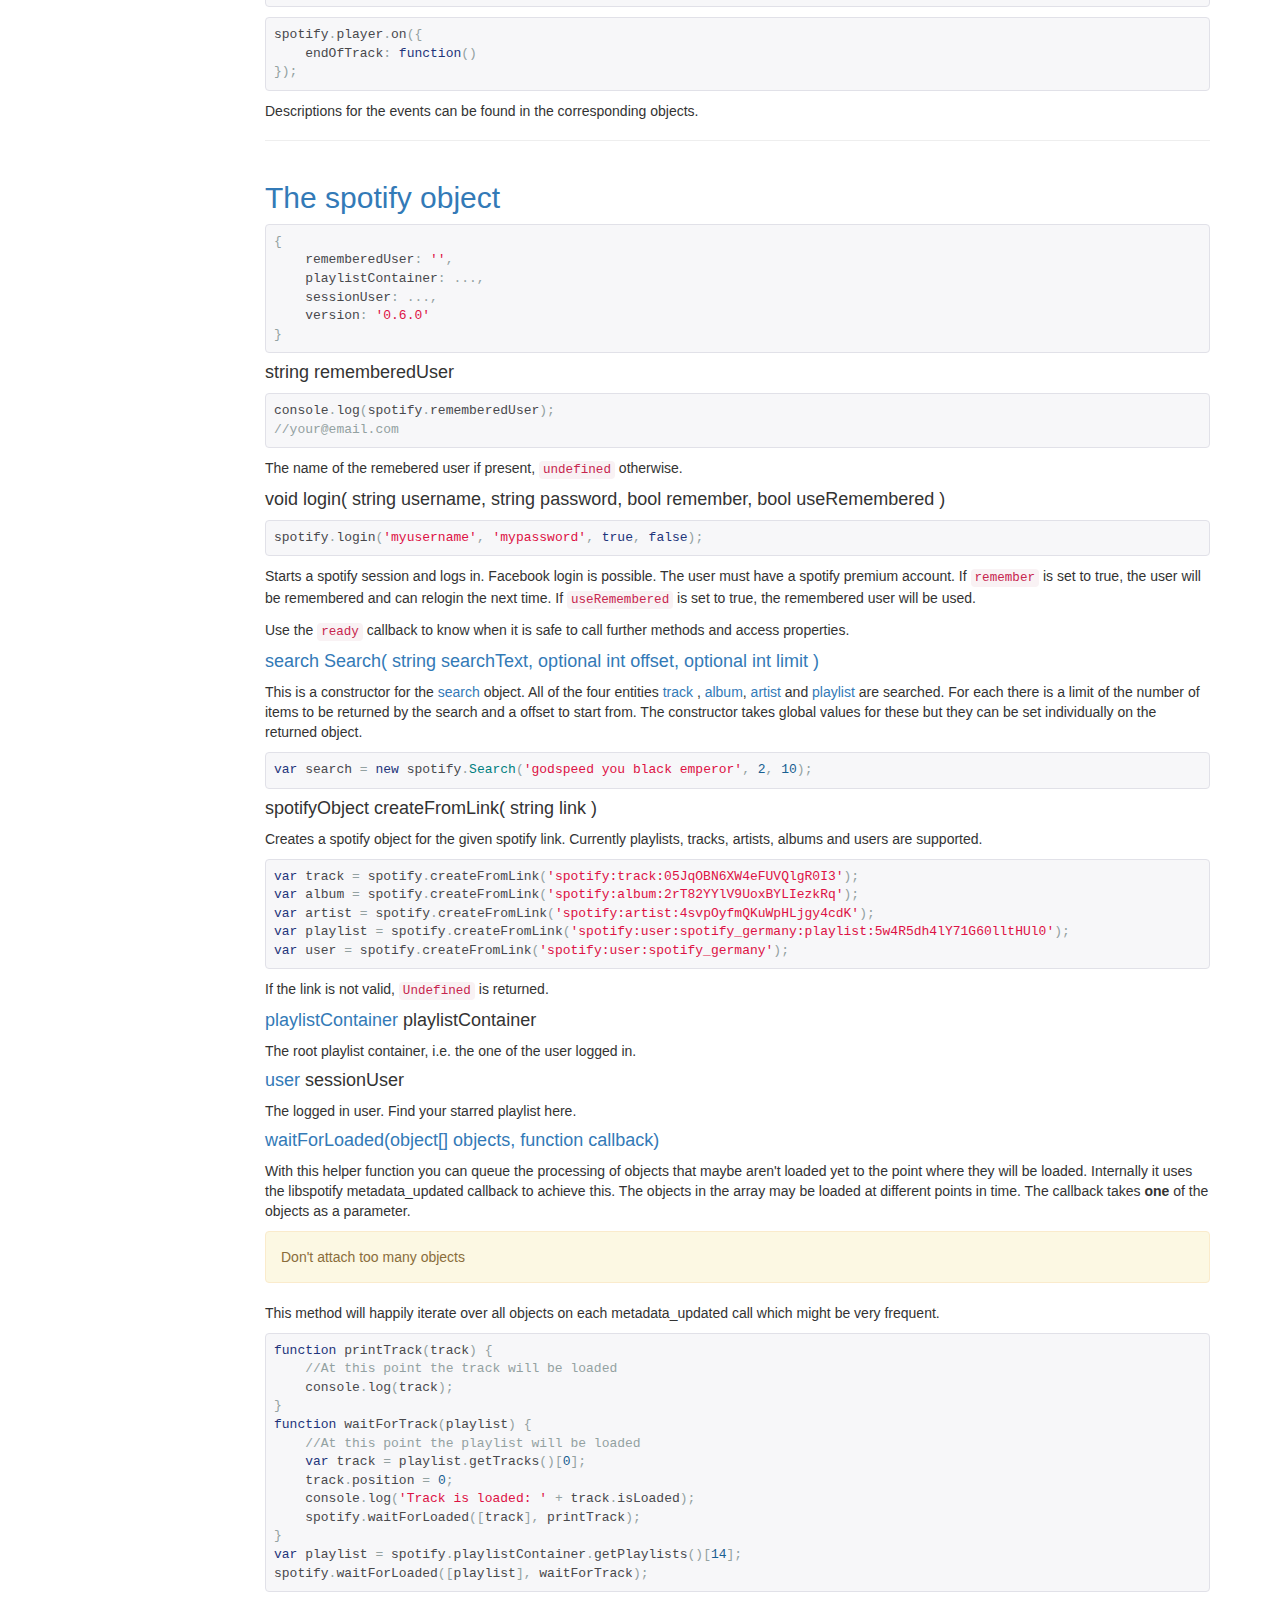
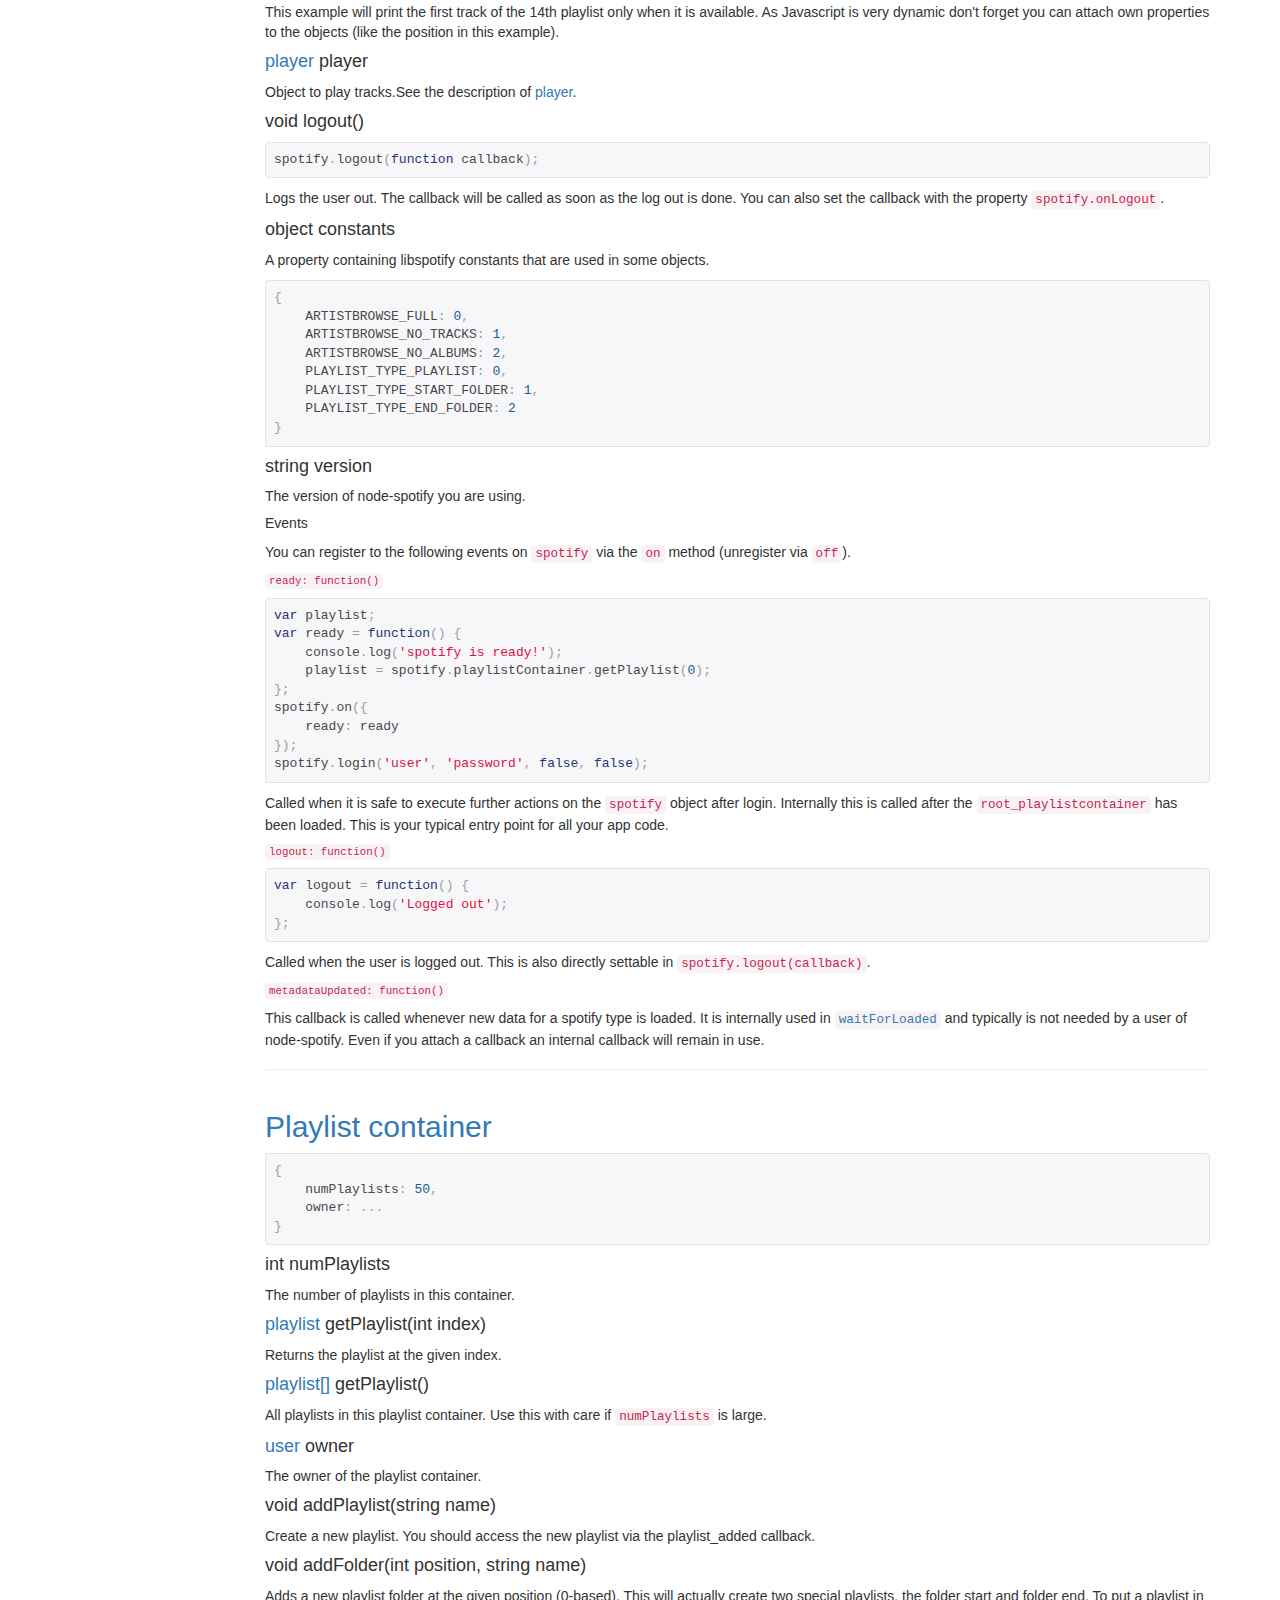
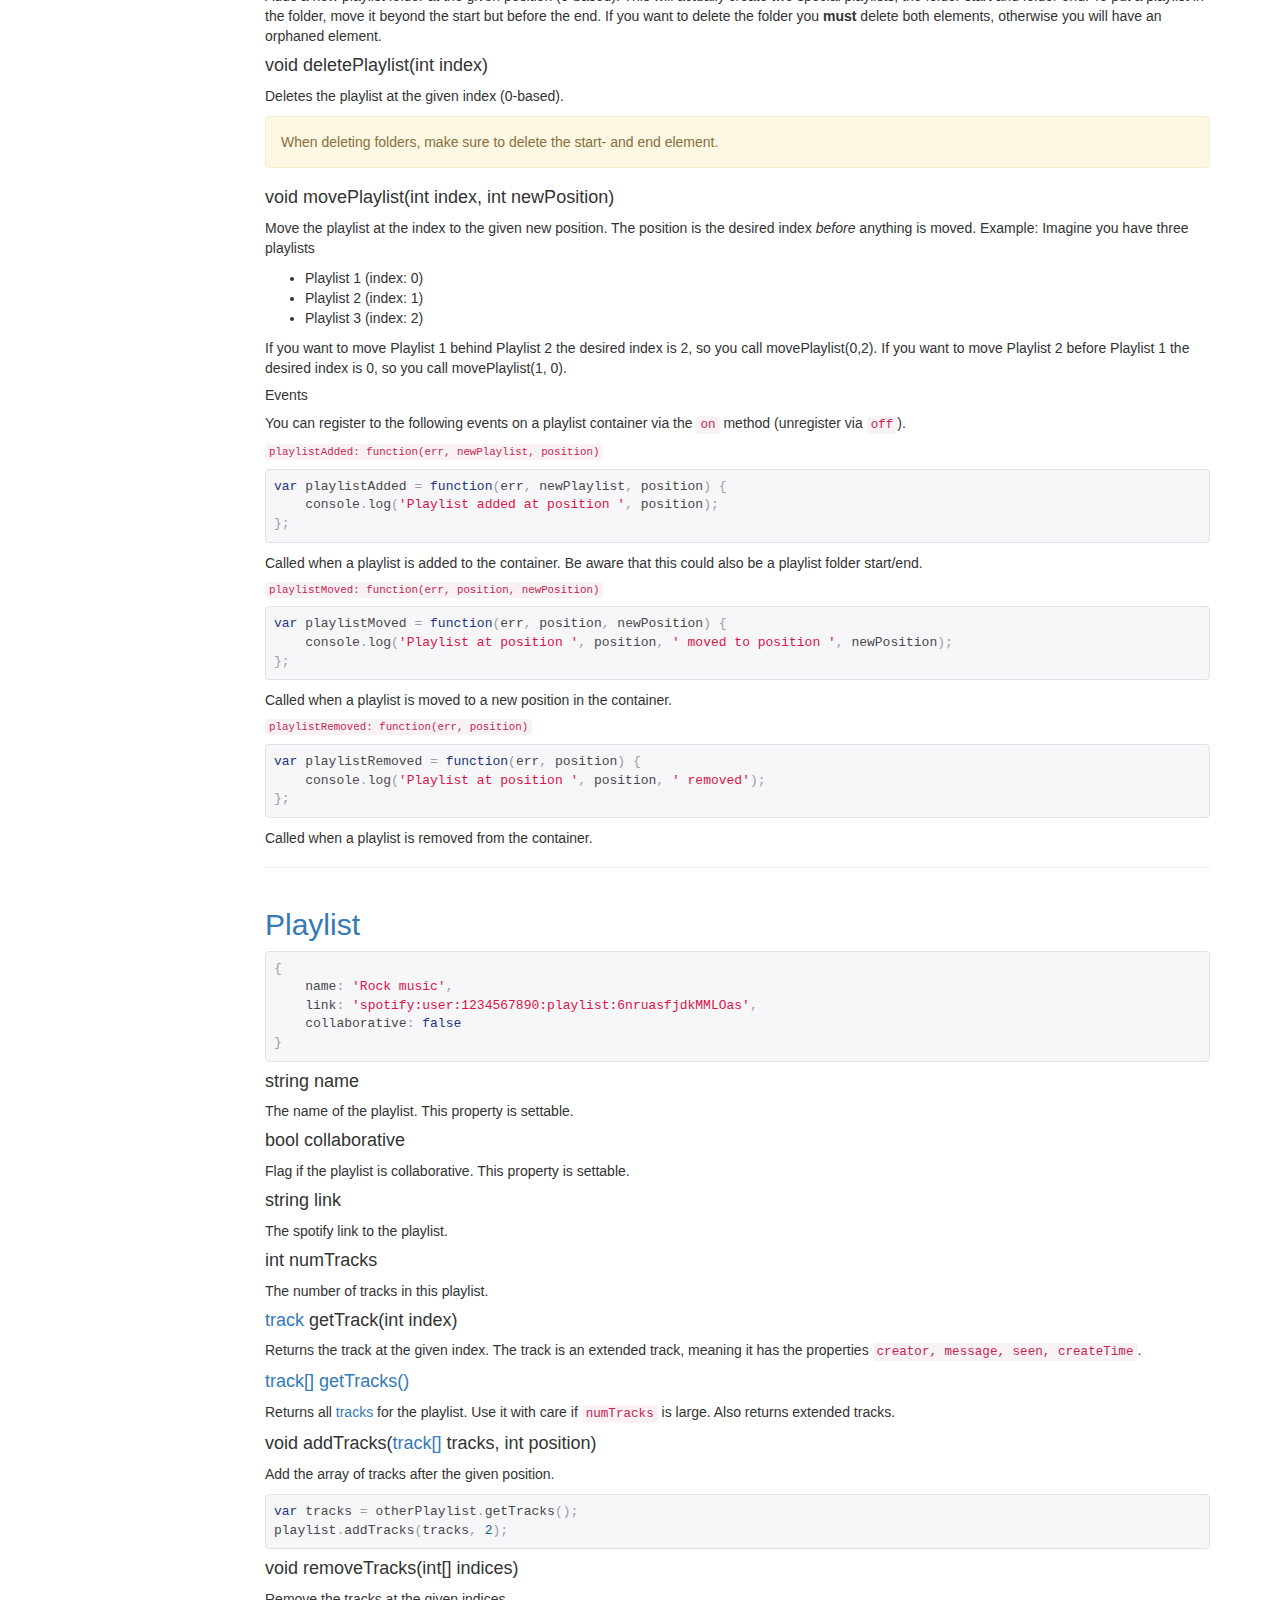
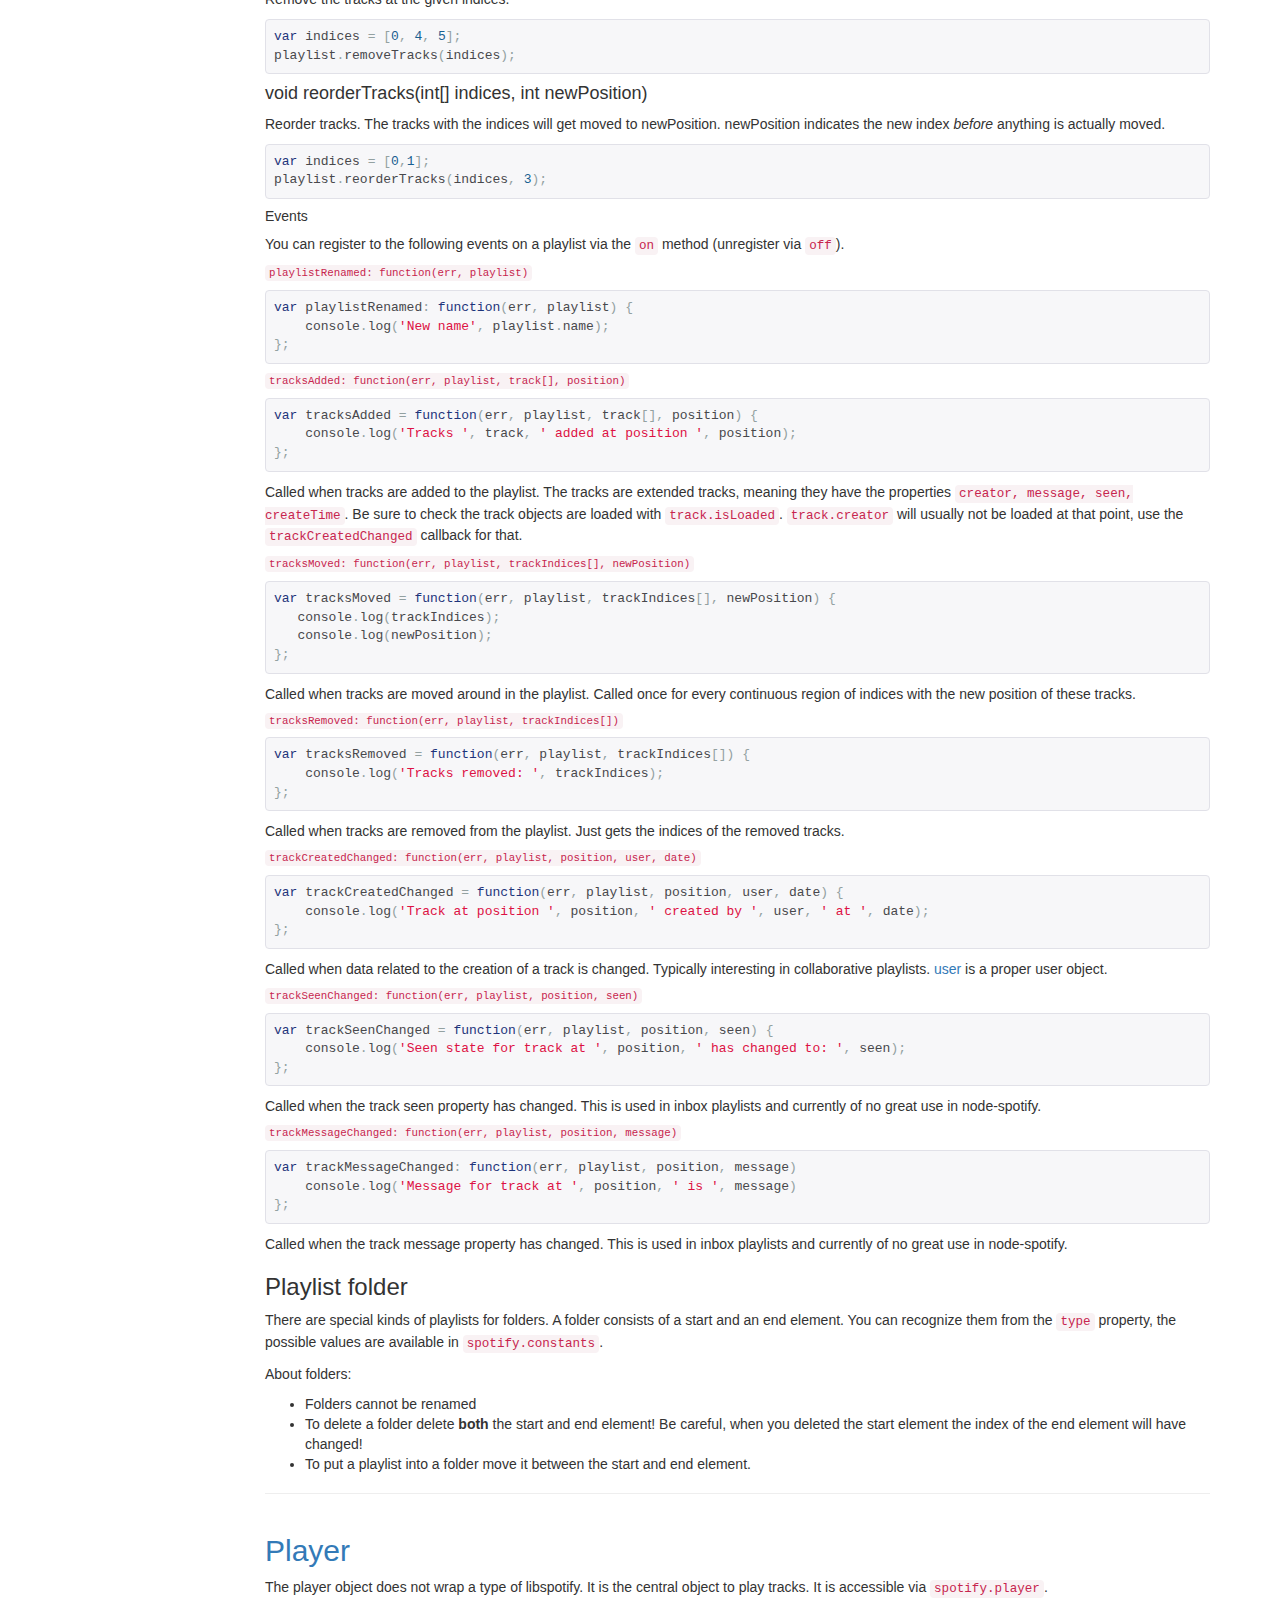
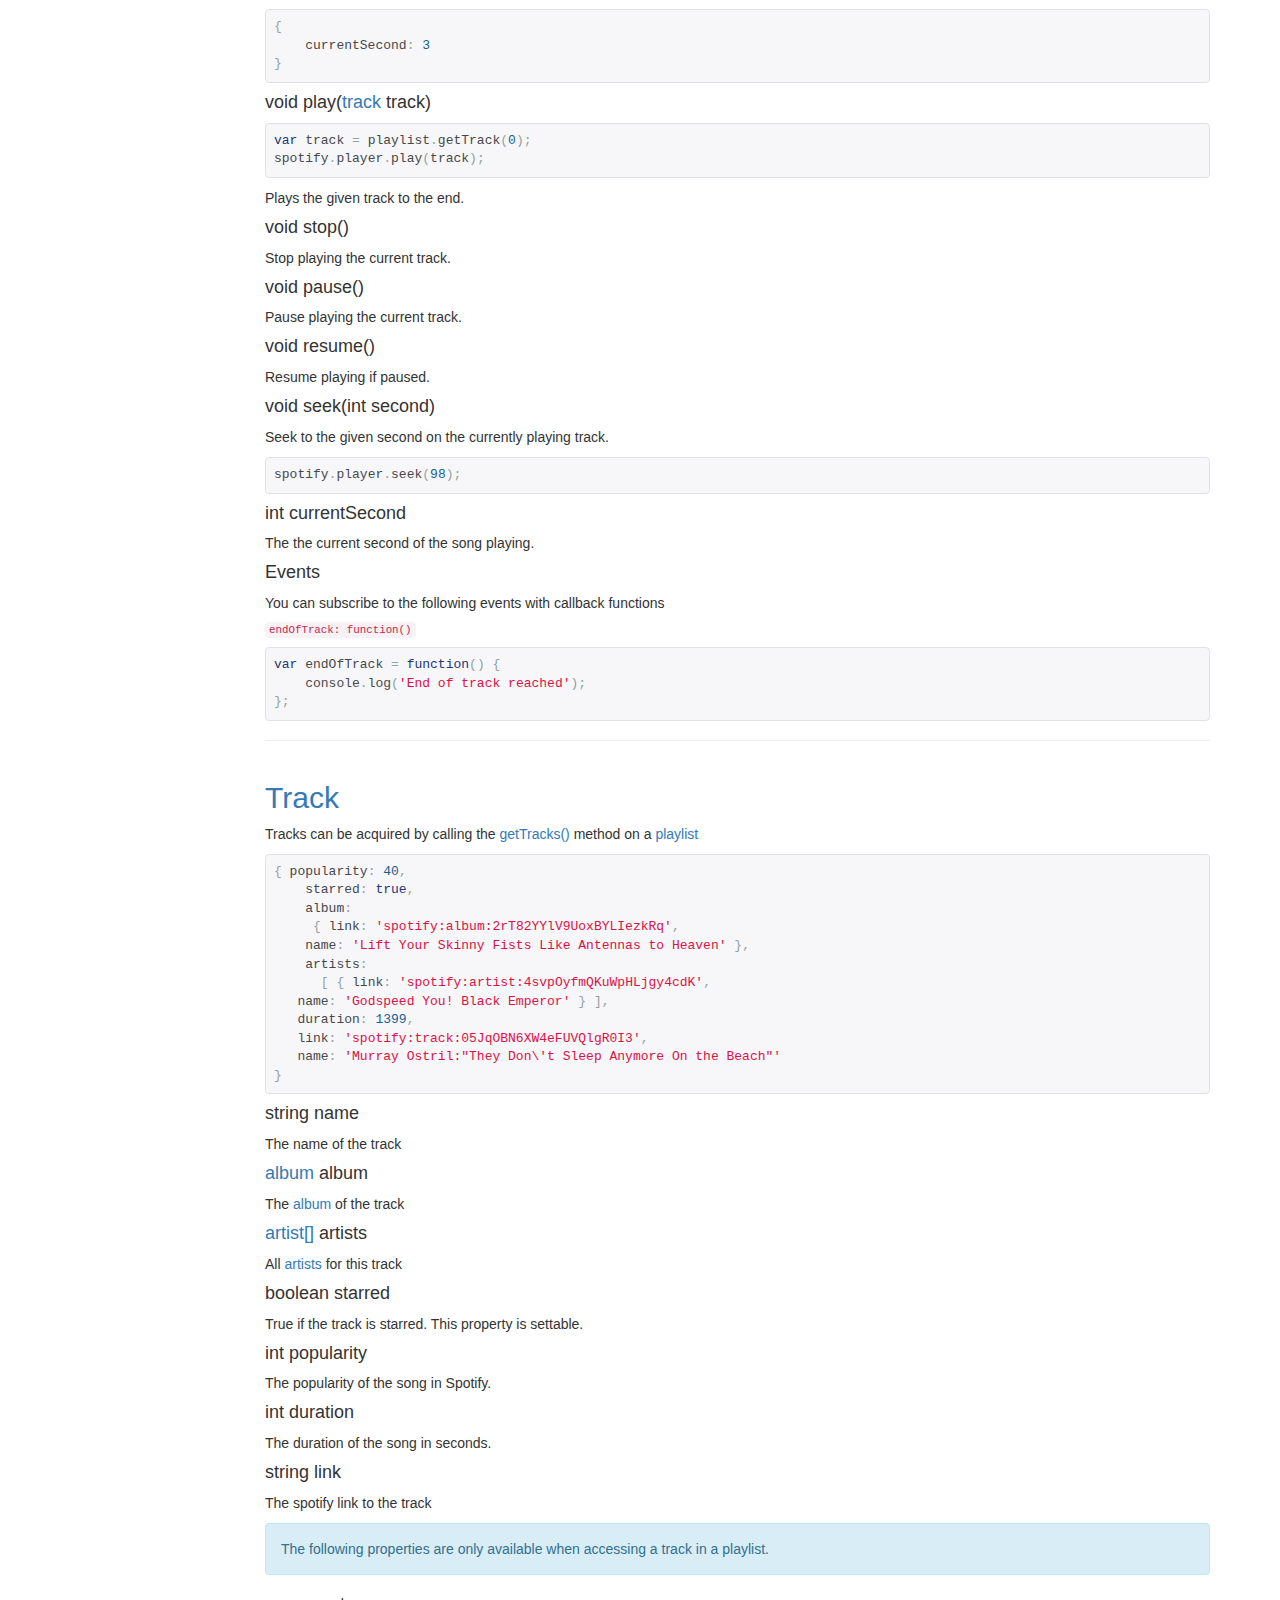
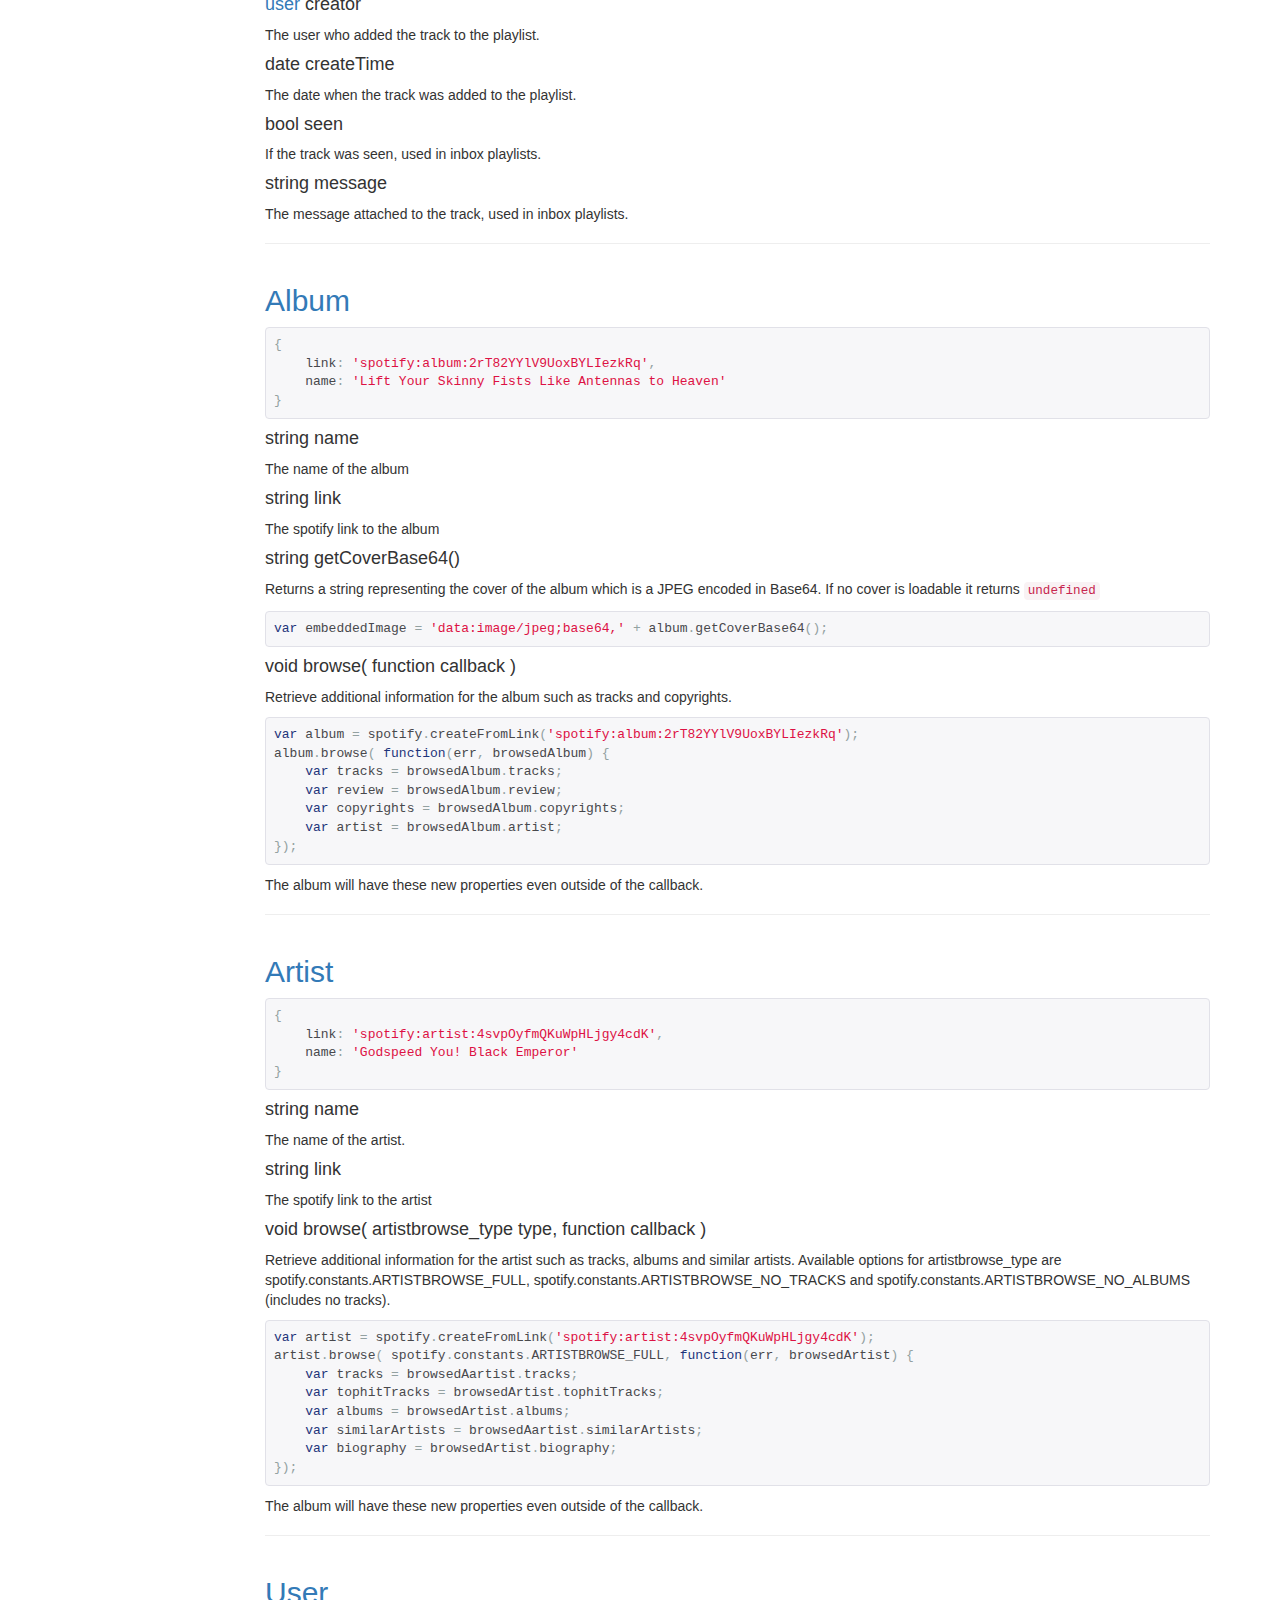
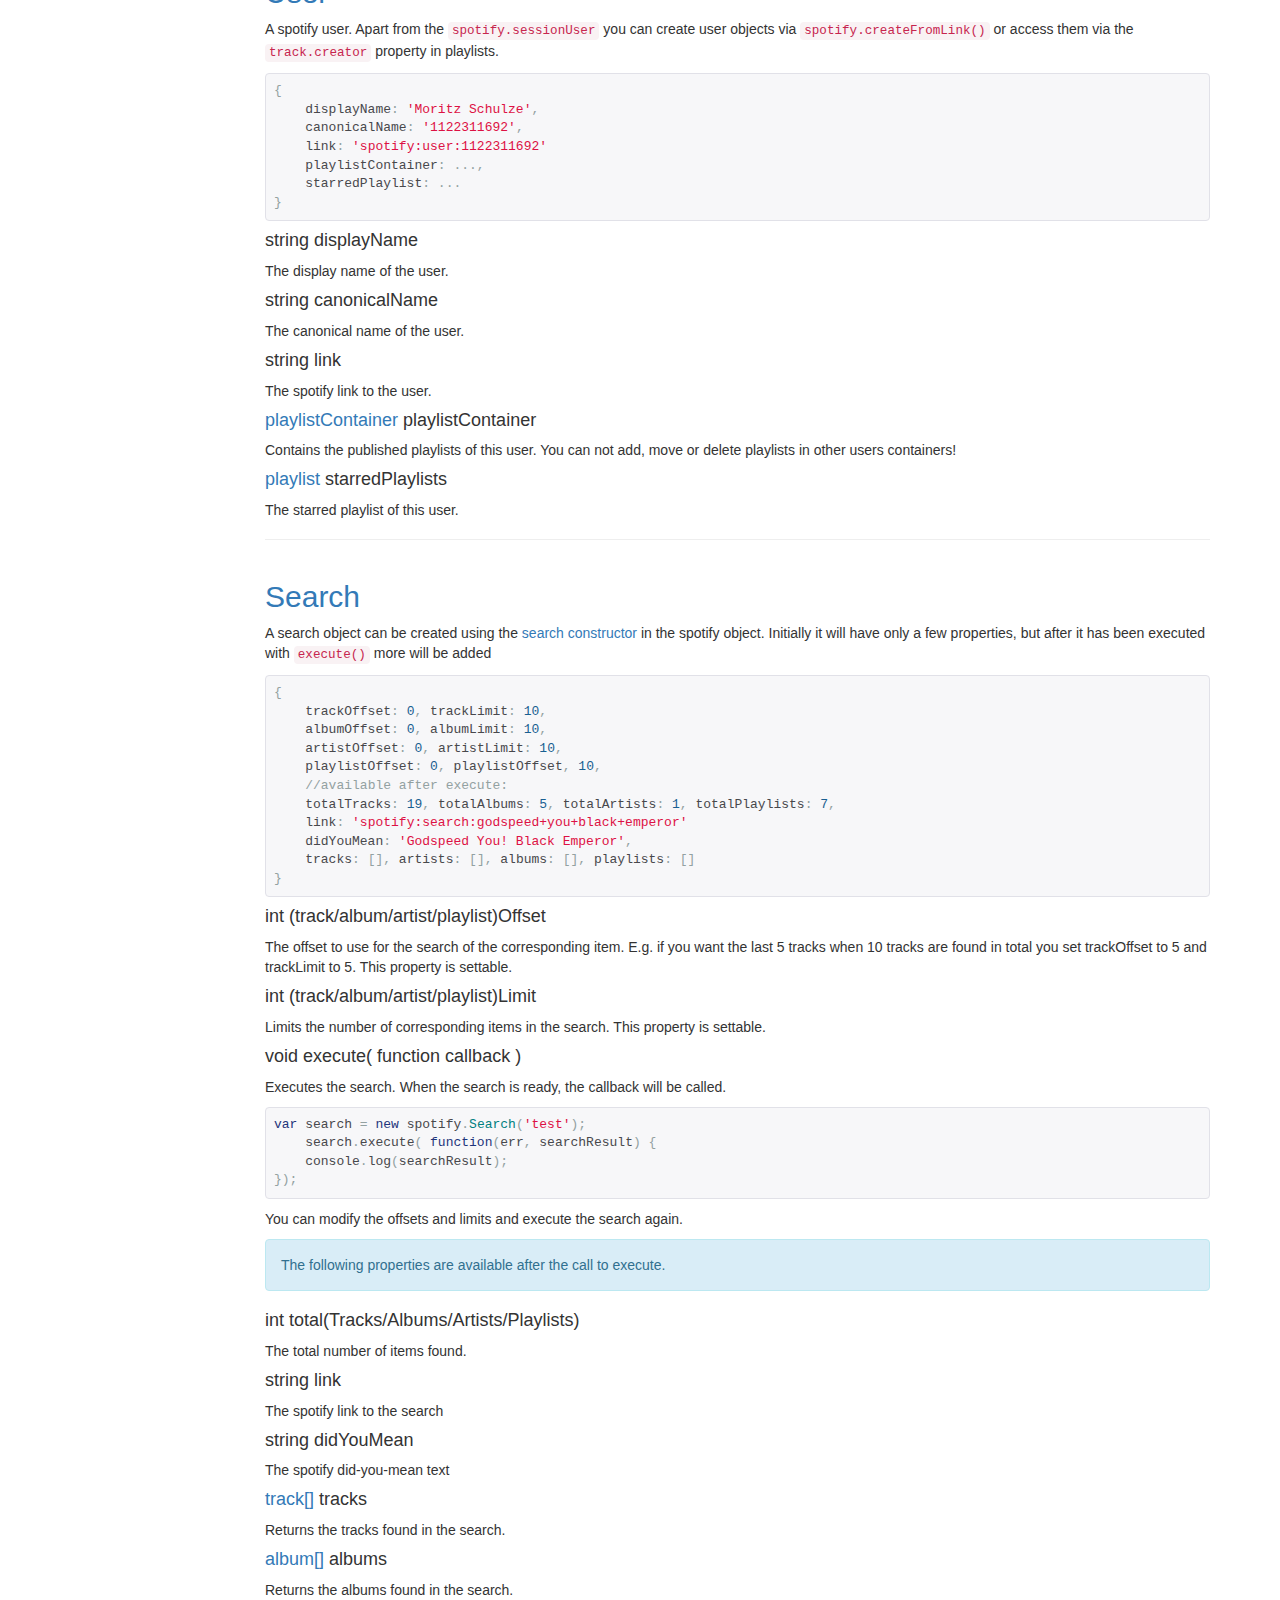
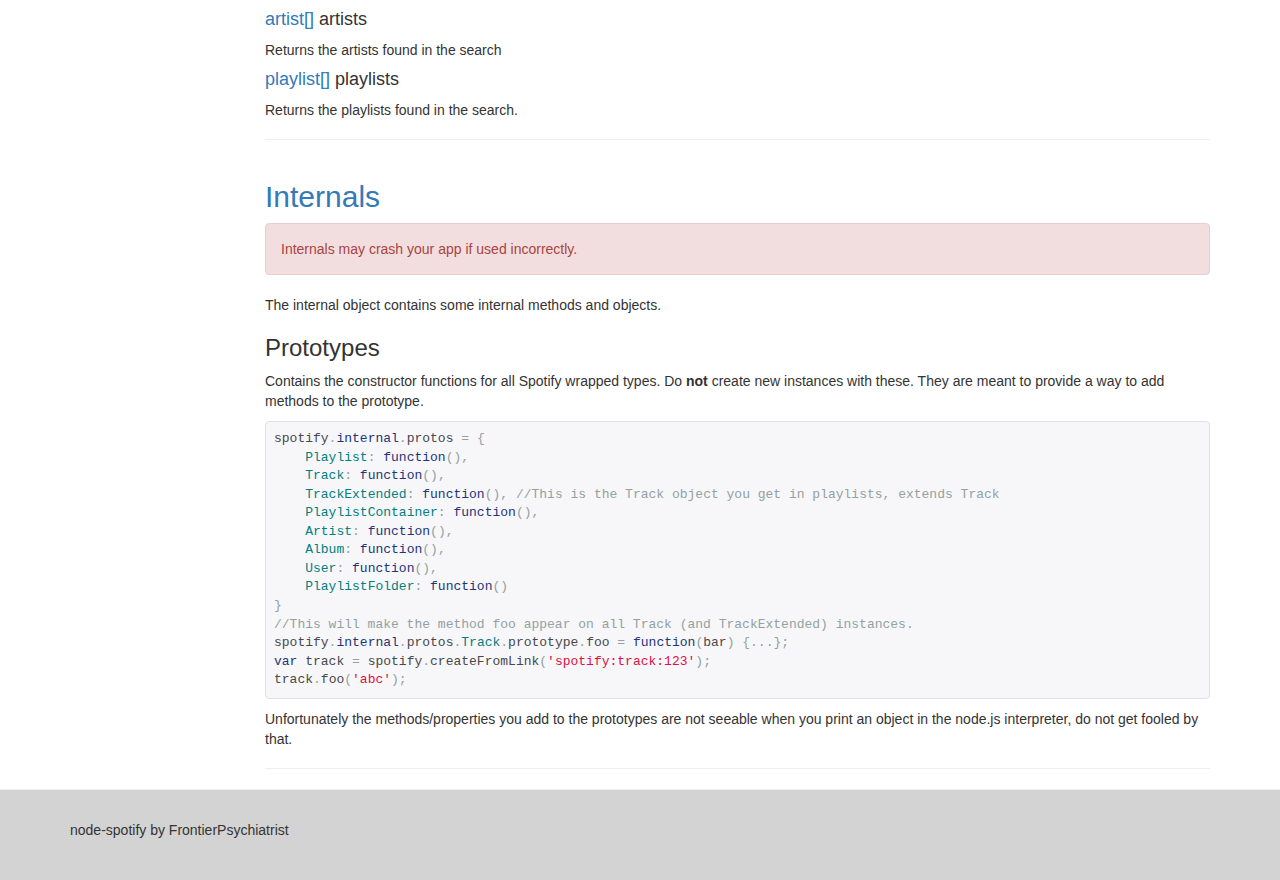
<file: api/0.6.0/api.html>
<!DOCTYPE html><html><head><link rel="stylesheet" href="../../css/bootstrap.min.css" media="screen" type="text/css"><link rel="stylesheet" href="../../css/main.css" media="screen" type="text/css"><meta name="viewport" content="width=device-width, initial-scale=1.0"><meta http-equiv="Content-Type" content="text/html" charset="utf-8"><title>node-spotify: api</title><script type="text/javascript" src="../../js/jquery.min.js"></script><script type="text/javascript" src="../../js/bootstrap.min.js"></script><script type="text/javascript" src="../../js/prettify.js"></script><link rel="stylesheet" href="../../../css/prettify.css" type="text/css"></head><body data-spy="scroll" data-target=".sidebar"><div class="navbar navbar-default"><div class="navbar-header"><a href="../../index.html" class="navbar-brand">Home</a></div><div class="collapse navbar-collapse"><ul class="nav navbar-nav"><li class="active dropdown"><a href="#" data-toggle="dropdown" role="button" class="dropdown-toggle">API <span class="caret"></span></a><ul role="menu" class="dropdown-menu"><li><a href="../../api.html">current (0.7.0)</a></li><li><a href="../../api/0.6.0/api.html">0.6.0</a></li><li><a href="../../api/0.5.4/api.html">0.5.4</a></li><li><a href="../../api/0.5.2/api.html">0.5.2</a></li><li><a href="../../api/0.5.1/api.html">0.5.1</a></li><li><a href="../../api/0.5.0/api.html">0.5.0</a></li><li><a href="../../api/0.4.1/api.html">0.4.1</a></li></ul></li><li><a href="example.html">Examples</a></li><li><a href="programmers.html">Into the C++ code</a></li><li><a href="impressum.html">Impressum</a></li></ul><!--a(href='demo/index.html').btn.btn-success.pull-right Try it!--></div></div><div class="container"><div class="row"><div class="col-lg-2"><div class="sidebar"><ul class="nav nav-pills nav-stacked affix"><li class="disabled"><a><b>0.6.0</b></a></li><li><a href="#events">Events</a></li><li><a href="#spotify">Spotify object</a></li><li><a href="#playlistContainer">Playlist container</a></li><li><a href="#playlist">Playlist</a></li><li><a href="#player">Player</a></li><li><a href="#track">Track</a></li><li><a href="#album">Album</a></li><li><a href="#artist">Artist</a></li><li><a href="#user">User</a></li><li><a href="#search">Search</a></li><li><a href="#internal">Internals</a></li></ul></div></div><div class="col-lg-10"><div class="page-header"><h1>node.js API (0.6.0)</h1></div><p>As every other node.js module you just require node-spotify to use it. It returns a function that you can pass
some options. The tracefile won't be created if you just leave it out.</p><p>The appkeyFile option is required. You need an appkey from Spotify to use node-spotify, you can get it from
<a href="https://developer.spotify.com/technologies/libspotify/#application-keys">here</a>.</p><pre class="prettyprint">var options = {
    settingsFolder: 'settings',
    cacheFolder: 'cache',
    traceFile: 'trace.txt' //default is empty,
    appkeyFile: 'spotify_appkey.key' //required
}
var spotify = require('spotify')(options);</pre><p>This will create a Spotify session but perform no further action with it.</p><div class="alert alert-info">Unless specifically mentioned, properties of objects are not writeable (you can't change a track name in Spotify).</div><div class="page-header"><h2>Caching of the JavaScript wrapper objects</h2></div><p>All JavaScript objects wrapping a Spotify type are created on the fly when you access them. This means everytime you call <code>spotify.playlistContainer</code>
you get a new instance wrapping the same <code>sp_playlistcontainer</code>. Of course this implies everything you did with your previous playlist container is
now gone. Especially the attached event handlers - as soon as the V8 garbage collection kicks in, they are lost.</p><div class="page-header"><h2>Loading and availability of objects</h2></div><p>libspotify unfortunately does return types that are not fully loaded yet. The metadata_updated callback will be called when <i>some</i> object has been loaded. So node-spotify
will in some cases return objects like playlists and tracks that are not yet loaded. You can use the <a href="#waitForLoaded">waitForLoaded</a> helper method to attach a callback
to when an object becomes loaded.</p><div class="page-header"><h2><a id="events">Events</a></h2><p>On <code>playlist</code> objects and <code>playlistContainer</code> objects, the <code>spotify</code> and the <code>player</code> object
you can attach events with the <code>on</code> method. <code>on</code> simply
takes an object that has all the events set you want to attach.</p><p>Careful: <code>on</code> does first remove <i>all</i> old callbacks you had attached and then attach only the ones you provided. So you can not progressively
attach one callback after another, you always have to provide all callbacks you want to attach.</p><p>If you want to remove the callbacks you simply call <code>off</code> without arguments. There is no way to remove single callbacks. Instead,
remove them and reattach only the ones you want to keep.</p><p>Be sure to call <code>off</code> when an object goes out of <i>your</i> scope (e.g. if you don't use a playlist anymore). This will immediately remove all
callbacks. Otherwise you have to rely on the garbage collector to remove them.</p><p>The following events are available:</p><pre class="prettyprint">playlist.on({
    playlistRenamed: function(err, playlist),
    tracksAdded: function(err, playlist, track[], position),
    tracksMoved: function(err, playlist, trackIndices[], newPosition),
    tracksRemoved: function(err, playlist, trackIndices[]),
    trackCreatedChanged: function(err, playlist, position, user, date),
    trackSeenChanged: function(err, playlist, position, seen),
    trackMessageChanged: function(err, playlist, position, message)
});</pre><pre class="prettyprint">playlistContainer.on({
    playlistAdded: function(err, newPlaylist, position),
    playlistMoved: function(err, position, newPosition),
    playlistRemoved: function(err, position)
});</pre><pre class="prettyprint">spotify.on({
    ready: function(),
    metadataUpdated: function(),
    logout: function()
});</pre><pre class="prettyprint">spotify.player.on({
    endOfTrack: function()
});</pre><p>Descriptions for the events can be found in the corresponding objects.</p></div><div class="page-header"><h2><a id="spotify">The spotify object</a></h2><pre class="prettyprint">{
    rememberedUser: '',
    playlistContainer: ...,
    sessionUser: ...,
    version: '0.6.0'
}</pre><h4>string rememberedUser</h4><pre class="prettyprint">console.log(spotify.rememberedUser);
//your@email.com</pre><p>The name of the remebered user if present, <code>undefined</code> otherwise.</p><h4>void login( string username, string password, bool remember, bool useRemembered )</h4><pre class="prettyprint">spotify.login('myusername', 'mypassword', true, false);</pre><p>Starts a spotify session and logs in. Facebook login is possible. The user must have a spotify premium account.
If <code>remember</code> is set to true, the user will be remembered and can relogin the next time. If
<code>useRemembered</code> is set to true, the remembered user will be used.</p><p>Use the <code>ready</code> callback to know when it is safe to call further methods and access properties.</p><h4><a id="searchCtor">search Search( string searchText, optional int offset, optional int limit )</a></h4><p>This is a constructor for the <a href="#search">search</a> object. All of the four entities <a href="#track">track</a>
, <a href="#album">album</a>, <a href="#artist">artist</a> and <a href="#playlist">playlist</a> are searched. For each
there is a limit of the number of items to be returned by the search and a offset to start from. The constructor takes
global values for these but they can be set individually on the returned object.</p><pre class="prettyprint">var search = new spotify.Search('godspeed you black emperor', 2, 10);</pre><h4>spotifyObject createFromLink( string link )</h4><p>Creates a spotify object for the given spotify link. Currently playlists, tracks, artists, albums and users are supported.</p><pre class="prettyprint">var track = spotify.createFromLink('spotify:track:05JqOBN6XW4eFUVQlgR0I3');
var album = spotify.createFromLink('spotify:album:2rT82YYlV9UoxBYLIezkRq');
var artist = spotify.createFromLink('spotify:artist:4svpOyfmQKuWpHLjgy4cdK');
var playlist = spotify.createFromLink('spotify:user:spotify_germany:playlist:5w4R5dh4lY71G60lltHUl0');
var user = spotify.createFromLink('spotify:user:spotify_germany');</pre><p>If the link is not valid, <code>Undefined</code> is returned.</p><h4><a href="#playlistContainer">playlistContainer</a> playlistContainer</h4><p>The root playlist container, i.e. the one of the user logged in.</p><h4><a href='#user'>user</a> sessionUser</h4><p>The logged in user. Find your starred playlist here.</p><h4><a id="waitForLoaded">waitForLoaded(object[] objects, function callback)</a></h4><p>With this helper function you can queue the processing of objects that maybe aren't loaded yet to the point where they will be loaded. Internally it uses the
libspotify metadata_updated callback to achieve this. The objects in the array may be loaded at different points in time. The callback takes <b>one</b> of the objects
as a parameter.</p><div class="alert alert-warning">Don't attach too many objects</div><p>This method will happily iterate over all objects on each metadata_updated call which might be very frequent.</p><pre class="prettyprint">function printTrack(track) {
    //At this point the track will be loaded
    console.log(track);
}
function waitForTrack(playlist) {
    //At this point the playlist will be loaded
    var track = playlist.getTracks()[0];
    track.position = 0;
    console.log('Track is loaded: ' + track.isLoaded);
    spotify.waitForLoaded([track], printTrack);
}
var playlist = spotify.playlistContainer.getPlaylists()[14];
spotify.waitForLoaded([playlist], waitForTrack);</pre><p>This example will print the first track of the 14th playlist only when it is available. As Javascript is very dynamic don't forget you can attach own properties to the objects
(like the position in this example).</p><h4><a href="#player">player</a> player</h4><p>Object to play tracks.See the description of <a href="#player">player</a>.</p><h4>void logout()</h4><pre class="prettyprint">spotify.logout(function callback);</pre><p>Logs the user out. The callback will be called as soon as the log out is done. You can also set the callback with the property <code>spotify.onLogout</code>.</p><h4>object constants</h4><p>A property containing libspotify constants that are used in some objects.</p><pre class="prettyprint">{
    ARTISTBROWSE_FULL: 0,
    ARTISTBROWSE_NO_TRACKS: 1,
    ARTISTBROWSE_NO_ALBUMS: 2,
    PLAYLIST_TYPE_PLAYLIST: 0,
    PLAYLIST_TYPE_START_FOLDER: 1,
    PLAYLIST_TYPE_END_FOLDER: 2
}</pre><h4>string version</h4><p>The version of node-spotify you are using.</p><h5>Events</h5><p>You can register to the following events on <code>spotify</code> via the <code>on</code> method (unregister via <code>off</code>).<h6><code>ready: function()</code></h6><pre class="prettyprint">var playlist;
var ready = function() {
    console.log('spotify is ready!');
    playlist = spotify.playlistContainer.getPlaylist(0);
};
spotify.on({
    ready: ready
});
spotify.login('user', 'password', false, false);</pre><p>Called when it is safe to execute further actions on the <code>spotify</code> object after login. Internally this is called after the
<code>root_playlistcontainer</code> has been loaded. This is your typical entry point for all your app code.</p><h6><code>logout: function()</code></h6><pre class="prettyprint">var logout = function() {
    console.log('Logged out');
};</pre><p>Called when the user is logged out. This is also directly settable in <code>spotify.logout(callback)</code>.</p><h6><code>metadataUpdated: function()</code></h6><p>This callback is called whenever new data for a spotify type is loaded. It is internally used in <code><a href='#waitForLoaded'>waitForLoaded</a></code>
and typically is not needed by a user of node-spotify. Even if you attach a callback an internal callback will remain in use.</p></p></div><div class="page-header"><h2><a id="playlistContainer">Playlist container</a></h2><pre class="prettyprint">{
    numPlaylists: 50,
    owner: ...
}</pre><h4>int numPlaylists</h4><p>The number of playlists in this container.</p><h4><a href="#playlist">playlist</a> getPlaylist(int index)</h4><p>Returns the playlist at the given index.</p><h4><a href="#playlist">playlist[]</a> getPlaylist()</h4><p>All playlists in this playlist container. Use this with care if <code>numPlaylists</code> is large.</p><h4><a href='#user'>user</a> owner</h4><p>The owner of the playlist container.</p><h4>void addPlaylist(string name)</h4><p>Create a new playlist. You should access the new playlist via the playlist_added callback.</p><h4>void addFolder(int position, string name)</h4><p>Adds a new playlist folder at the given position (0-based). This will actually create two special playlists, the folder start and folder end. To put a playlist in
the folder, move it beyond the start but before the end. If you want to delete the folder you <b>must</b> delete both elements, otherwise you will have an orphaned element.</p><h4>void deletePlaylist(int index)</h4><p>Deletes the playlist at the given index (0-based).</p><div class="alert alert-warning">When deleting folders, make sure to delete the start- and end element.</div><h4>void movePlaylist(int index, int newPosition)</h4><p>Move the playlist at the index to the given new position. The position is the desired index <i>before</i> anything is moved.
Example: Imagine you have three playlists<ul><li>Playlist 1 (index: 0)</li><li>Playlist 2 (index: 1)</li><li>Playlist 3 (index: 2)</li></ul>If you want to move Playlist 1 behind Playlist 2 the desired index is 2, so you call movePlaylist(0,2). If you want to move Playlist 2 before Playlist 1 the desired
index is 0, so you call movePlaylist(1, 0).</p><h5>Events</h5><p>You can register to the following events on a playlist container via the <code>on</code> method (unregister via <code>off</code>).<h6><code>playlistAdded: function(err, newPlaylist, position)</code></h6><pre class="prettyprint">var playlistAdded = function(err, newPlaylist, position) {
    console.log('Playlist added at position ', position);
};</pre><p>Called when a playlist is added to the container. Be aware that this could also be a playlist folder start/end.</p><h6><code>playlistMoved: function(err, position, newPosition)</code></h6><pre class="prettyprint">var playlistMoved = function(err, position, newPosition) {
    console.log('Playlist at position ', position, ' moved to position ', newPosition);
};</pre><p>Called when a playlist is moved to a new position in the container.</p><h6><code>playlistRemoved: function(err, position)</code></h6><pre class="prettyprint">var playlistRemoved = function(err, position) {
    console.log('Playlist at position ', position, ' removed');
};</pre><p>Called when a playlist is removed from the container.</p></p></div><div class="page-header"><h2><a id="playlist">Playlist</a></h2><pre class="prettyprint">{
    name: 'Rock music',
    link: 'spotify:user:1234567890:playlist:6nruasfjdkMMLOas',
    collaborative: false
}</pre><h4>string name</h4><p>The name of the playlist. This property is settable.</p><h4>bool collaborative</h4><p>Flag if the playlist is collaborative. This property is settable.</p><h4>string link</h4><p>The spotify link to the playlist.</p><h4>int numTracks</h4><p>The number of tracks in this playlist.</p><h4><a href="#track">track</a> getTrack(int index)</h4><p>Returns the track at the given index. The track is an extended track, meaning it has the properties <code>creator, message, seen, createTime</code>.</p><h4><a id="getTracks">track[] getTracks()</a></h4><p>Returns all <a href="#track">tracks</a> for the playlist. Use it with care if <code>numTracks</code> is large. Also returns extended tracks.</p><h4>void addTracks(<a href="#track">track[]</a> tracks, int position)</h4><p>Add the array of tracks after the given position.</p><pre class="prettyprint">var tracks = otherPlaylist.getTracks();
playlist.addTracks(tracks, 2);</pre><h4>void removeTracks(int[] indices)</h4><p>Remove the tracks at the given indices.</p><pre class="prettyprint">var indices = [0, 4, 5];
playlist.removeTracks(indices);</pre><h4>void reorderTracks(int[] indices, int newPosition)</h4><p>Reorder tracks. The tracks with the indices will get moved to newPosition. newPosition indicates the new index <i>before</i> anything is actually moved.</p><pre class="prettyprint">var indices = [0,1];
playlist.reorderTracks(indices, 3);</pre><h5>Events</h5><p>You can register to the following events on a playlist via the <code>on</code> method (unregister via <code>off</code>).<h6><code>playlistRenamed: function(err, playlist)</code></h6><pre class="prettyprint">var playlistRenamed: function(err, playlist) {
    console.log('New name', playlist.name);
};</pre><h6><code>tracksAdded: function(err, playlist, track[], position)</code></h6><pre class="prettyprint">var tracksAdded = function(err, playlist, track[], position) {
    console.log('Tracks ', track, ' added at position ', position);
};</pre><p>Called when tracks are added to the playlist. The tracks are extended tracks, meaning they have the properties <code>creator, message, seen, createTime</code>.
Be sure to check the track objects are loaded with <code>track.isLoaded</code>.
<code>track.creator</code> will usually not be loaded at that point, use the <code>trackCreatedChanged</code> callback for that.</p><h6><code>tracksMoved: function(err, playlist, trackIndices[], newPosition)</code></h6><pre class="prettyprint">var tracksMoved = function(err, playlist, trackIndices[], newPosition) {
   console.log(trackIndices);
   console.log(newPosition);
};</pre><p>Called when tracks are moved around in the playlist. Called once for every continuous region of indices with the new position of these tracks.</p><h6><code>tracksRemoved: function(err, playlist, trackIndices[])</code></h6><pre class="prettyprint">var tracksRemoved = function(err, playlist, trackIndices[]) {
    console.log('Tracks removed: ', trackIndices);
};</pre><p>Called when tracks are removed from the playlist. Just gets the indices of the removed tracks.</p><h6><code>trackCreatedChanged: function(err, playlist, position, user, date)</code></h6><pre class="prettyprint">var trackCreatedChanged = function(err, playlist, position, user, date) {
    console.log('Track at position ', position, ' created by ', user, ' at ', date);
};</pre><p>Called when data related to the creation of a track is changed. Typically interesting in collaborative playlists. <a href='#user'>user</a>
is a proper user object.</p><h6><code>trackSeenChanged: function(err, playlist, position, seen)</code></h6><pre class="prettyprint">var trackSeenChanged = function(err, playlist, position, seen) {
    console.log('Seen state for track at ', position, ' has changed to: ', seen);
};</pre><p>Called when the track seen property has changed. This is used in inbox playlists and currently of no great use in node-spotify.</p><h6><code>trackMessageChanged: function(err, playlist, position, message)</code></h6><pre class="prettyprint">var trackMessageChanged: function(err, playlist, position, message)
    console.log('Message for track at ', position, ' is ', message)
};</pre><p>Called when the track message property has changed. This is used in inbox playlists and currently of no great use in node-spotify.</p></p><h3>Playlist folder</h3><p>There are special kinds of playlists for folders. A folder consists of a start and an end element. You can recognize them from the <code>type</code> property, the possible
values are available in <code>spotify.constants</code>.</p><p>About folders:<ul><li>Folders cannot be renamed</li><li>To delete a folder delete <b>both</b> the start and end element! Be careful, when you deleted the start element the index of the end element will have changed!</li><li>To put a playlist into a folder move it between the start and end element.</li></ul></p></div><div class="page-header"><h2><a id="player">Player</a></h2><p>The player object does not wrap a type of libspotify. It is the central object to play tracks. It is accessible
via <code>spotify.player</code>.</p><pre class="prettyprint">{
    currentSecond: 3
}</pre><h4>void play(<a href='#track'>track</a> track)</h4><pre class="prettyprint">var track = playlist.getTrack(0);
spotify.player.play(track);</pre><p>Plays the given track to the end.</p><h4>void stop()</h4><p>Stop playing the current track.</p><h4>void pause()</h4><p>Pause playing the current track.</p><h4>void resume()</h4><p>Resume playing if paused.</p><h4>void seek(int second)</h4><p>Seek to the given second on the currently playing track.</p><pre class="prettyprint">spotify.player.seek(98);</pre><h4>int currentSecond</h4><p>The the current second of the song playing.</p><h4>Events</h4><p>You can subscribe to the following events with callback functions<h6><code>endOfTrack: function()</code></h6><pre class="prettyprint">var endOfTrack = function() {
    console.log('End of track reached');
};</pre></p></div><div class="page-header"><h2><a id="track">Track</a></h2><p>Tracks can be acquired by calling the <a href="#getTracks">getTracks()</a> method on a <a href="#playlist">playlist</a></p><pre class="prettyprint">{ popularity: 40,
    starred: true,
    album:
     { link: 'spotify:album:2rT82YYlV9UoxBYLIezkRq',
    name: 'Lift Your Skinny Fists Like Antennas to Heaven' },
    artists:
      [ { link: 'spotify:artist:4svpOyfmQKuWpHLjgy4cdK',
   name: 'Godspeed You! Black Emperor' } ],
   duration: 1399,
   link: 'spotify:track:05JqOBN6XW4eFUVQlgR0I3',
   name: 'Murray Ostril:"They Don\'t Sleep Anymore On the Beach"'
}</pre><h4>string name</h4><p>The name of the track</p><h4><a href='#album'>album</a> album</h4><p>The <a href="#album">album</a> of the track</p><h4><a href='#artist'>artist[]</a> artists</h4><p>All <a href="#artist">artists</a> for this track</p><h4>boolean starred</h4><p>True if the track is starred. This property is settable.</p><h4>int popularity</h4><p>The popularity of the song in Spotify.</p><h4>int duration</h4><p>The duration of the song in seconds.</p><h4>string link</h4><p>The spotify link to the track</p><div class="alert alert-info">The following properties are only available when accessing a track in a playlist.</div><h4><a href='#user'>user</a> creator</h4><p>The user who added the track to the playlist.</p><h4>date createTime</h4><p>The date when the track was added to the playlist.</p><h4>bool seen</h4><p>If the track was seen, used in inbox playlists.</p><h4>string message</h4><p>The message attached to the track, used in inbox playlists.</p></div><div class="page-header"><h2><a id="album">Album</a></h2><pre class="prettyprint">{
    link: 'spotify:album:2rT82YYlV9UoxBYLIezkRq',
    name: 'Lift Your Skinny Fists Like Antennas to Heaven'
}</pre><h4>string name</h4><p>The name of the album</p><h4>string link</h4><p>The spotify link to the album</p><h4>string getCoverBase64()</h4><p>Returns a string representing the cover of the album which is a JPEG encoded in Base64. If no cover is loadable
it returns <code>undefined</code></p><pre class="prettyprint">var embeddedImage = 'data:image/jpeg;base64,' + album.getCoverBase64();</pre><h4>void browse( function callback )</h4><p>Retrieve additional information for the album such as tracks and copyrights.</p><pre class="prettyprint">var album = spotify.createFromLink('spotify:album:2rT82YYlV9UoxBYLIezkRq');
album.browse( function(err, browsedAlbum) {
    var tracks = browsedAlbum.tracks;
    var review = browsedAlbum.review;
    var copyrights = browsedAlbum.copyrights;
    var artist = browsedAlbum.artist;
});</pre><p>The album will have these new properties even outside of the callback.</p></div><div class="page-header"><h2><a id="artist">Artist</a></h2><pre class="prettyprint">{
    link: 'spotify:artist:4svpOyfmQKuWpHLjgy4cdK',
    name: 'Godspeed You! Black Emperor'
}</pre><h4>string name</h4><p>The name of the artist.</p><h4>string link</h4><p>The spotify link to the artist</p><h4>void browse( artistbrowse_type type, function callback )</h4><p>Retrieve additional information for the artist such as tracks, albums and similar artists. Available options for
artistbrowse_type are spotify.constants.ARTISTBROWSE_FULL, spotify.constants.ARTISTBROWSE_NO_TRACKS and spotify.constants.ARTISTBROWSE_NO_ALBUMS (includes no tracks).</p><pre class="prettyprint">var artist = spotify.createFromLink('spotify:artist:4svpOyfmQKuWpHLjgy4cdK');
artist.browse( spotify.constants.ARTISTBROWSE_FULL, function(err, browsedArtist) {
    var tracks = browsedAartist.tracks;
    var tophitTracks = browsedArtist.tophitTracks;
    var albums = browsedArtist.albums;
    var similarArtists = browsedAartist.similarArtists;
    var biography = browsedArtist.biography;
});</pre><p>The album will have these new properties even outside of the callback.</p></div><div class="page-header"><h2><a id="user">User</a></h2><p>A spotify user. Apart from the <code>spotify.sessionUser</code> you can create user objects via <code>spotify.createFromLink()</code>
or access them via the <code>track.creator</code> property in playlists.</p><pre class="prettyprint">{
    displayName: 'Moritz Schulze',
    canonicalName: '1122311692',
    link: 'spotify:user:1122311692'
    playlistContainer: ...,
    starredPlaylist: ...
}</pre><h4>string displayName</h4><p>The display name of the user.</p><h4>string canonicalName</h4><p>The canonical name of the user.</p><h4>string link</h4><p>The spotify link to the user.</p><h4><a href='#playlistContainer'>playlistContainer</a> playlistContainer</h4><p>Contains the published playlists of this user. You can not add, move or delete playlists in other users containers!</p><h4><a href='#playlist'>playlist</a> starredPlaylists</h4><p>The starred playlist of this user.</p></div><div class="page-header"><h2><a id="search">Search</a></h2><p>A search object can be created using the <a href="#searchCtor">search constructor</a> in the spotify object. Initially it will have
only a few properties, but after it has been executed with <code>execute()</code> more will be added</p><pre class="prettyprint">{
    trackOffset: 0, trackLimit: 10,
    albumOffset: 0, albumLimit: 10,
    artistOffset: 0, artistLimit: 10,
    playlistOffset: 0, playlistOffset, 10,
    //available after execute:
    totalTracks: 19, totalAlbums: 5, totalArtists: 1, totalPlaylists: 7,
    link: 'spotify:search:godspeed+you+black+emperor'
    didYouMean: 'Godspeed You! Black Emperor',
    tracks: [], artists: [], albums: [], playlists: []
}</pre><h4>int (track/album/artist/playlist)Offset</h4><p>The offset to use for the search of the corresponding item. E.g. if you want the last 5 tracks when 10 tracks
are found in total you set trackOffset to 5 and trackLimit to 5. This property is settable.</p><h4>int (track/album/artist/playlist)Limit</h4><p>Limits the number of corresponding items in the search. This property is settable.</p><h4>void execute( function callback )</h4><p>Executes the search. When the search is ready, the callback will be called.</p><pre class="prettyprint">var search = new spotify.Search('test');
    search.execute( function(err, searchResult) {
    console.log(searchResult);
});</pre><p>You can modify the offsets and limits and execute the search again.</p><div class="alert alert-info">The following properties are available after the call to execute.</div><h4>int total(Tracks/Albums/Artists/Playlists)</h4><p>The total number of items found.</p><h4>string link</h4><p>The spotify link to the search</p><h4>string didYouMean</h4><p>The spotify did-you-mean text</p><h4><a href="#track">track[]</a> tracks</h4><p>Returns the tracks found in the search.</p><h4><a href="#album">album[]</a> albums</h4><p>Returns the albums found in the search.</p><h4><a href="#artist">artist[]</a> artists</h4><p>Returns the artists found in the search</p><h4><a href="#playlist">playlist[]</a> playlists</h4><p>Returns the playlists found in the search.</p></div><div class="page-header"><h2><a id="internal">Internals</a></h2><p><div class="alert alert-danger">Internals may crash your app if used incorrectly.</div></p><p>The internal object contains some internal methods and objects.</p><h3>Prototypes</h3><p>Contains the constructor functions for all Spotify wrapped types. Do <b>not</b> create new instances with these. They
are meant to provide a way to add methods to the prototype.</p><pre class="prettyprint">spotify.internal.protos = {
    Playlist: function(),
    Track: function(),
    TrackExtended: function(), //This is the Track object you get in playlists, extends Track
    PlaylistContainer: function(),
    Artist: function(),
    Album: function(),
    User: function(),
    PlaylistFolder: function()
}
//This will make the method foo appear on all Track (and TrackExtended) instances.
spotify.internal.protos.Track.prototype.foo = function(bar) {...};
var track = spotify.createFromLink('spotify:track:123');
track.foo('abc');</pre><p>Unfortunately the methods/properties you add to the prototypes are not seeable when you print an object
in the node.js interpreter, do not get fooled by that.</p></div></div></div><script>!function($) {$(function() {window.prettyPrint && prettyPrint()})}(window.jQuery)</script></div><footer class="footer"><div class="container"><p>node-spotify by FrontierPsychiatrist</p></div></footer></body></html>
</file>
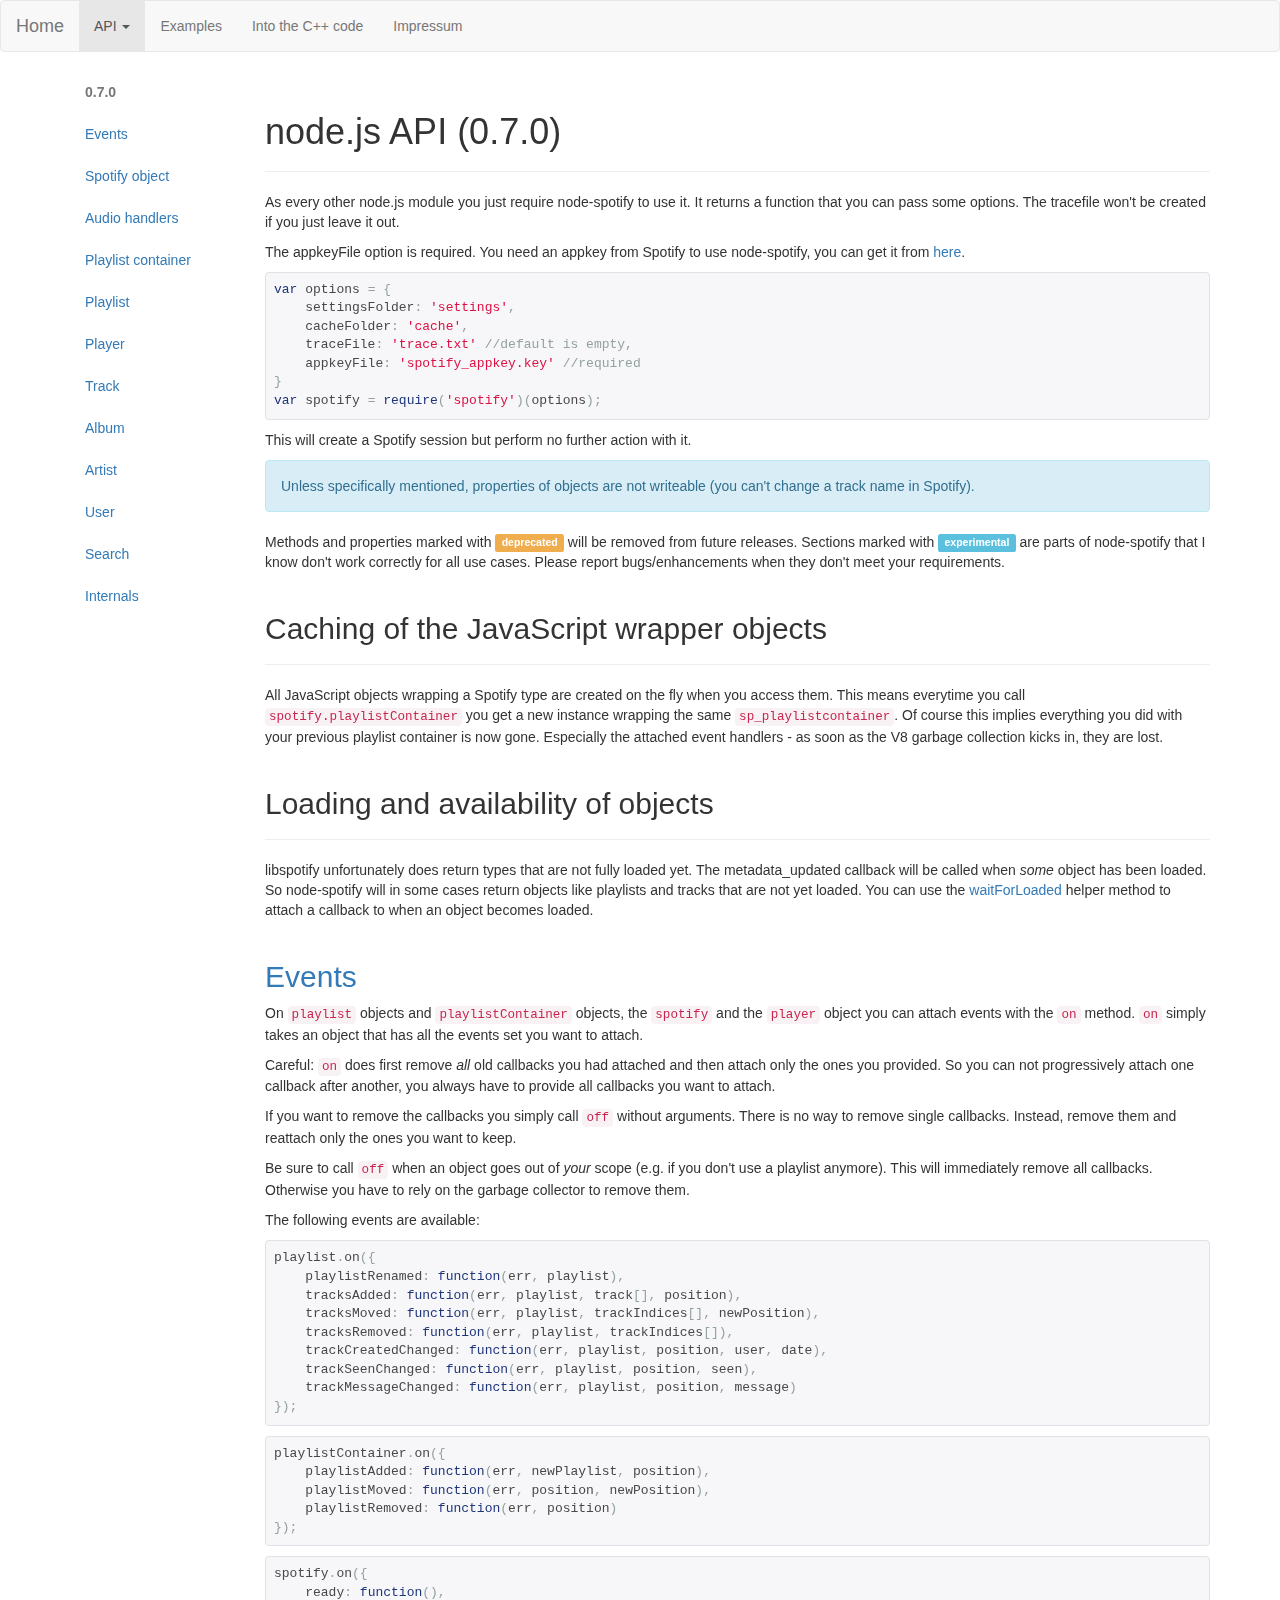
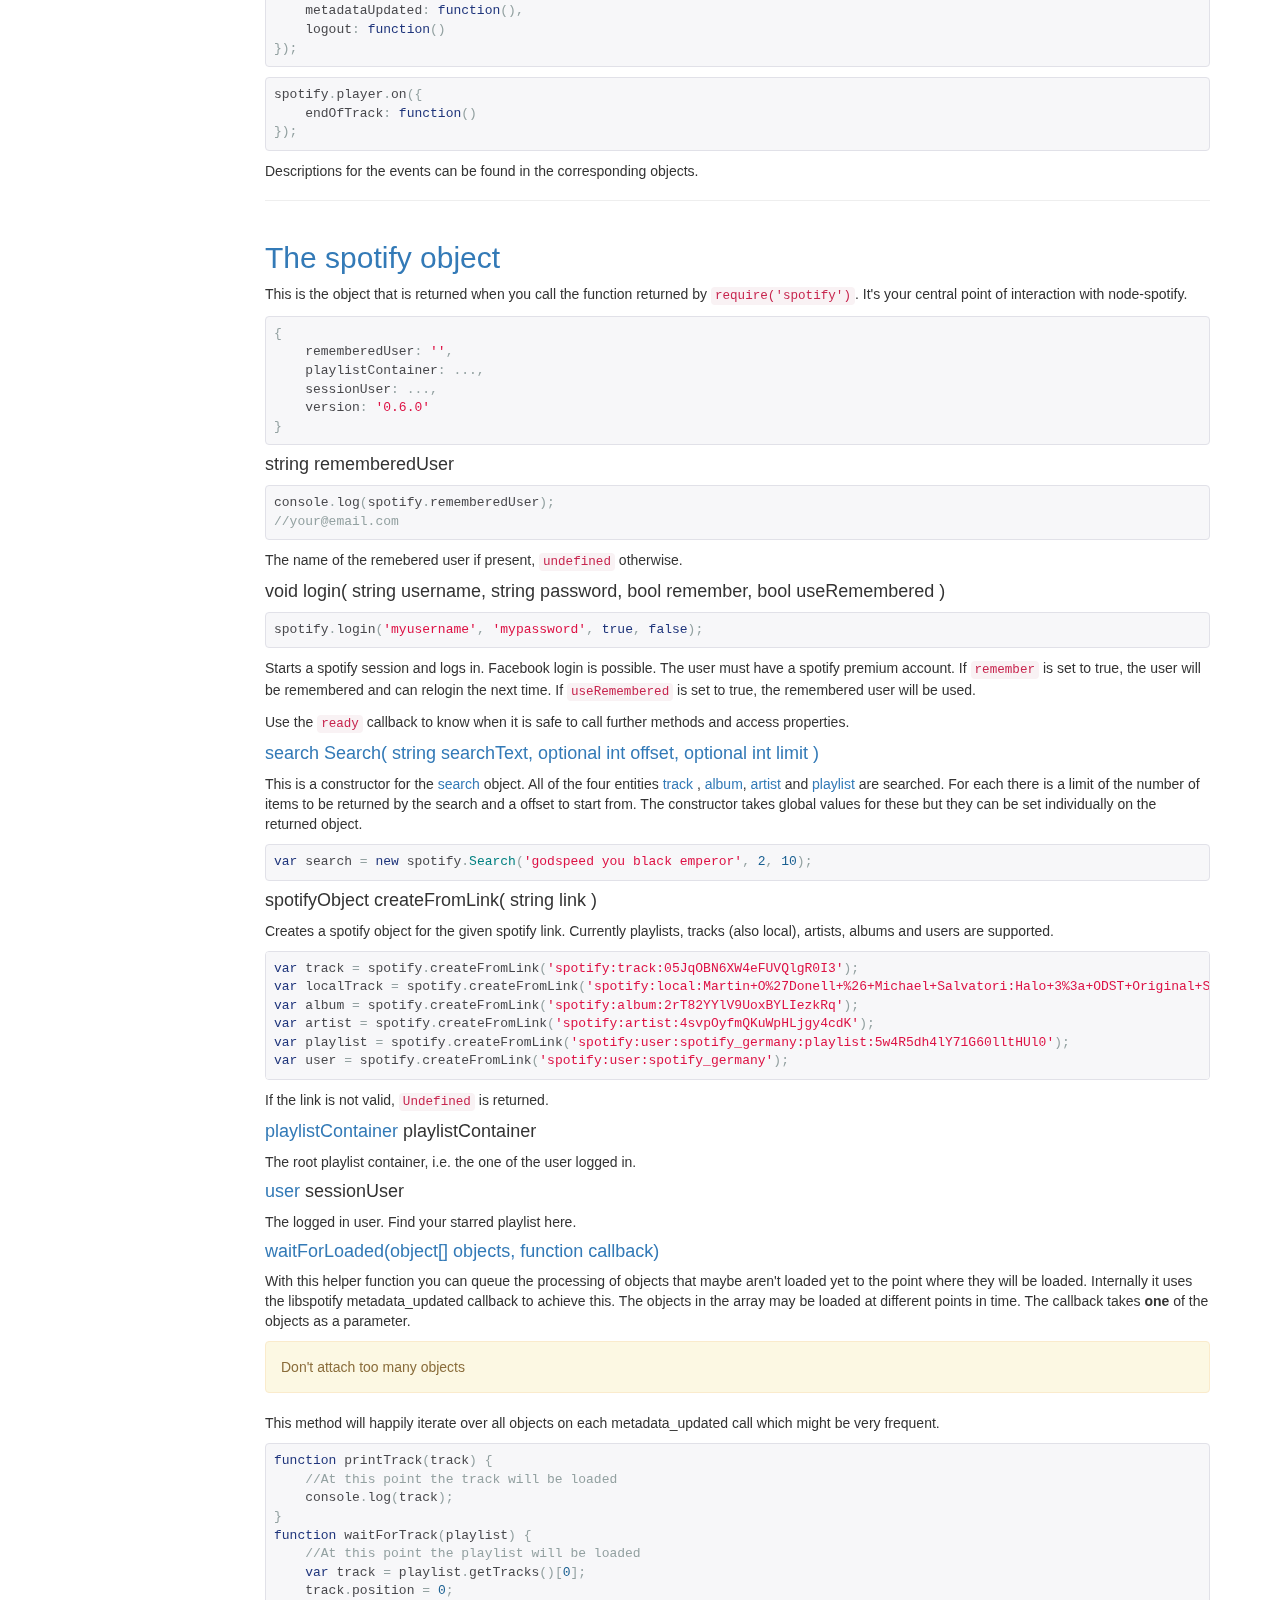
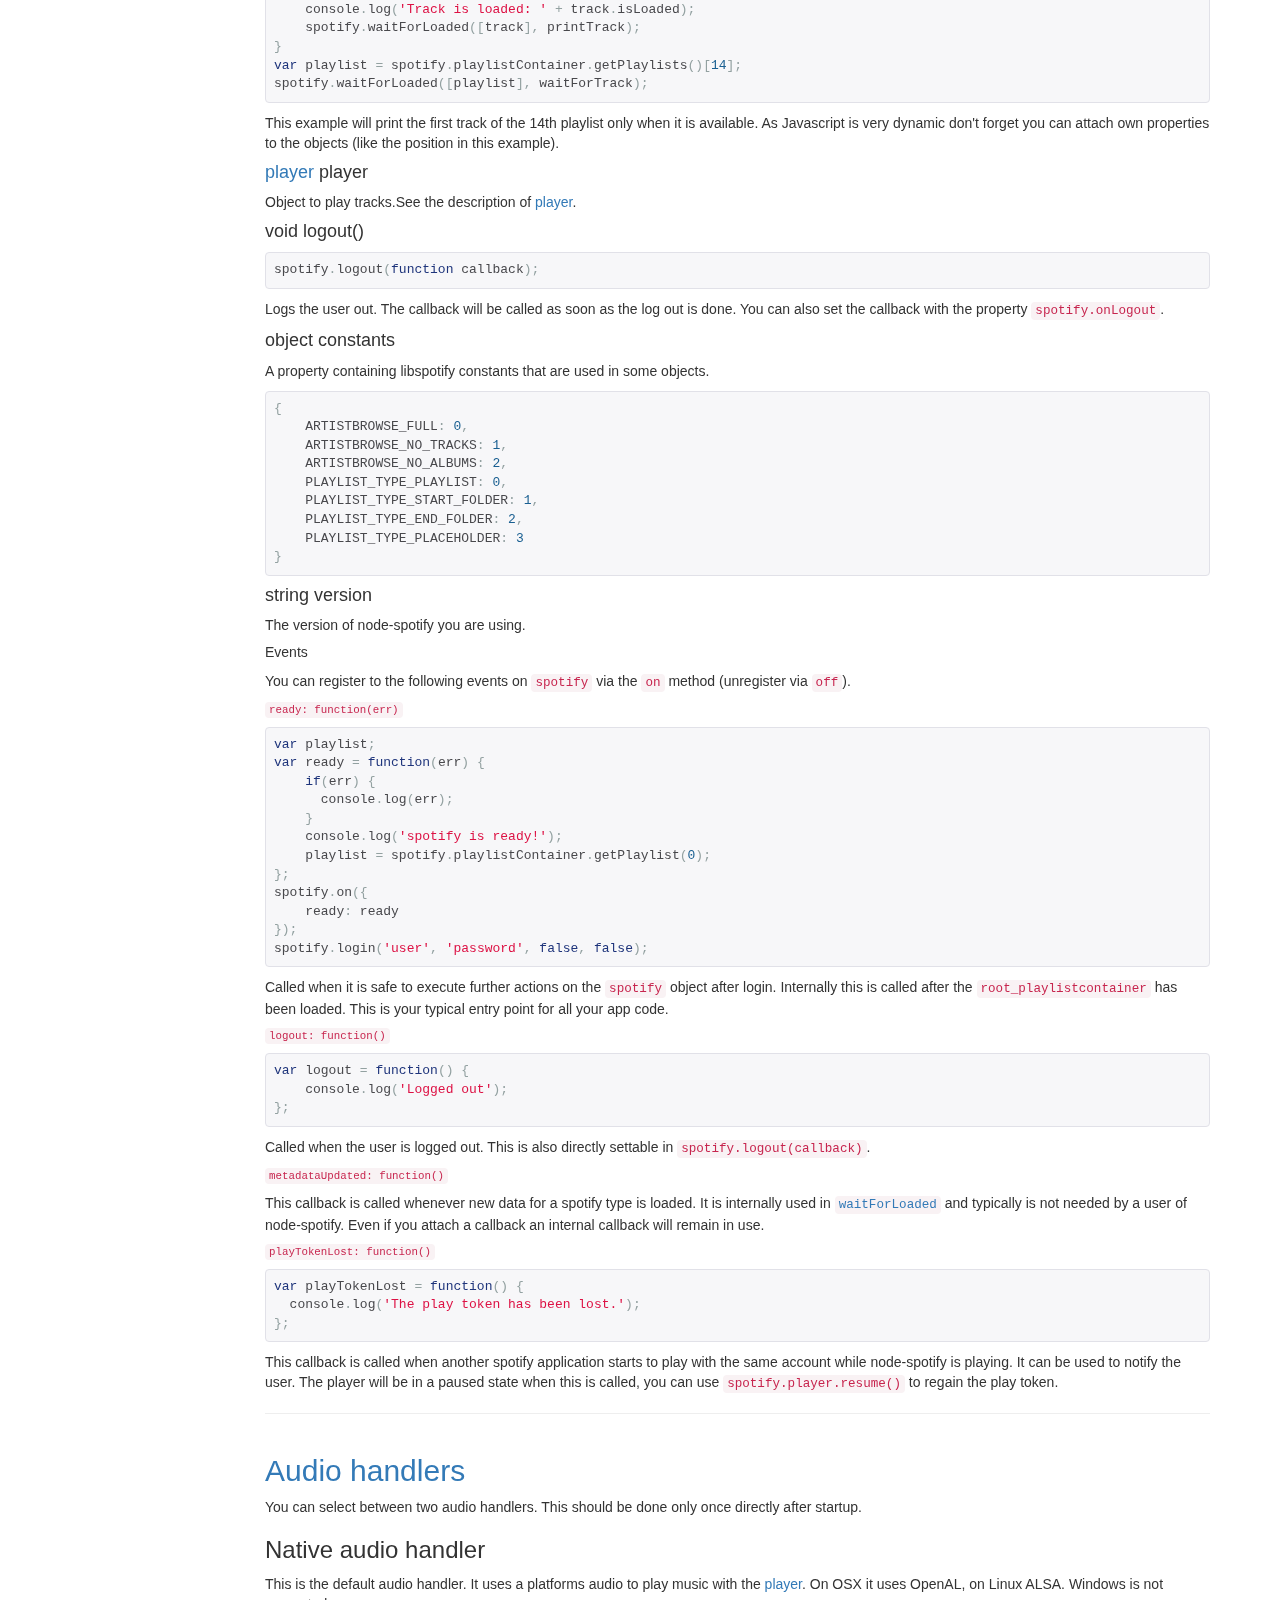
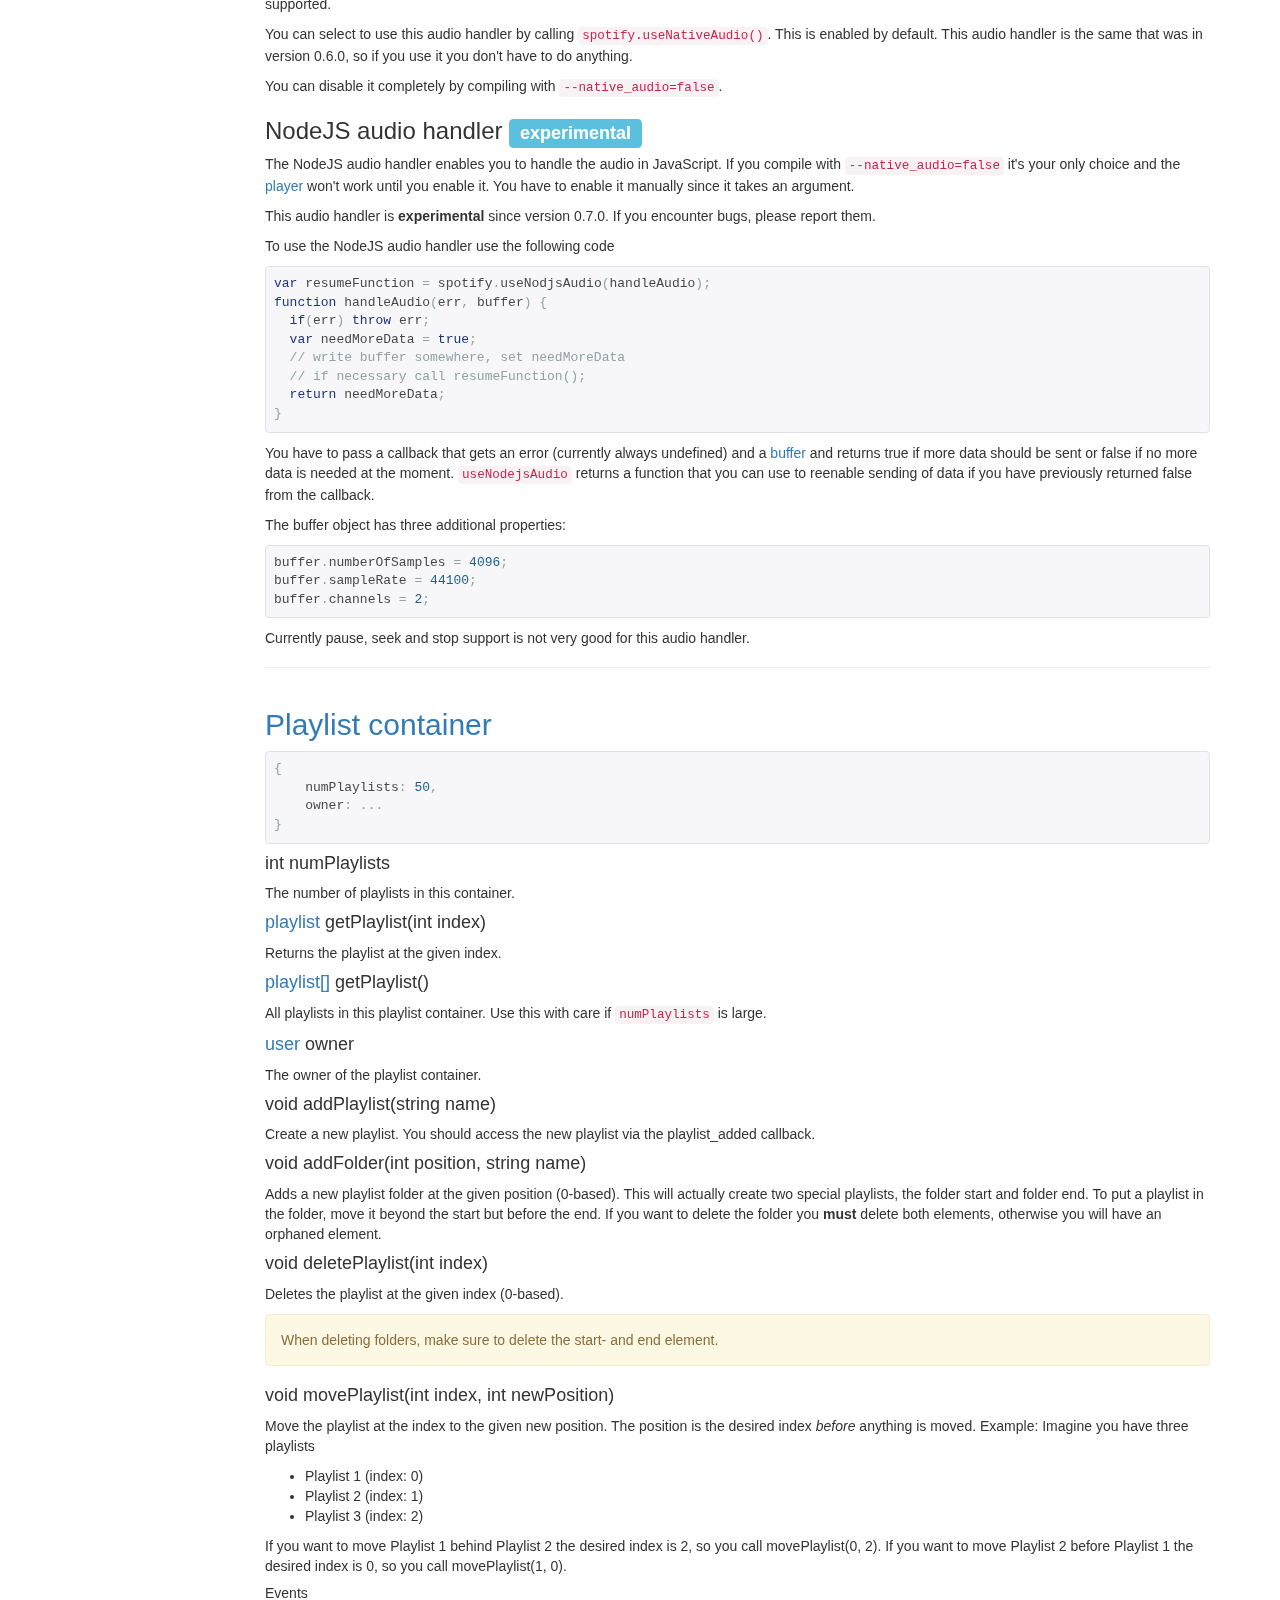
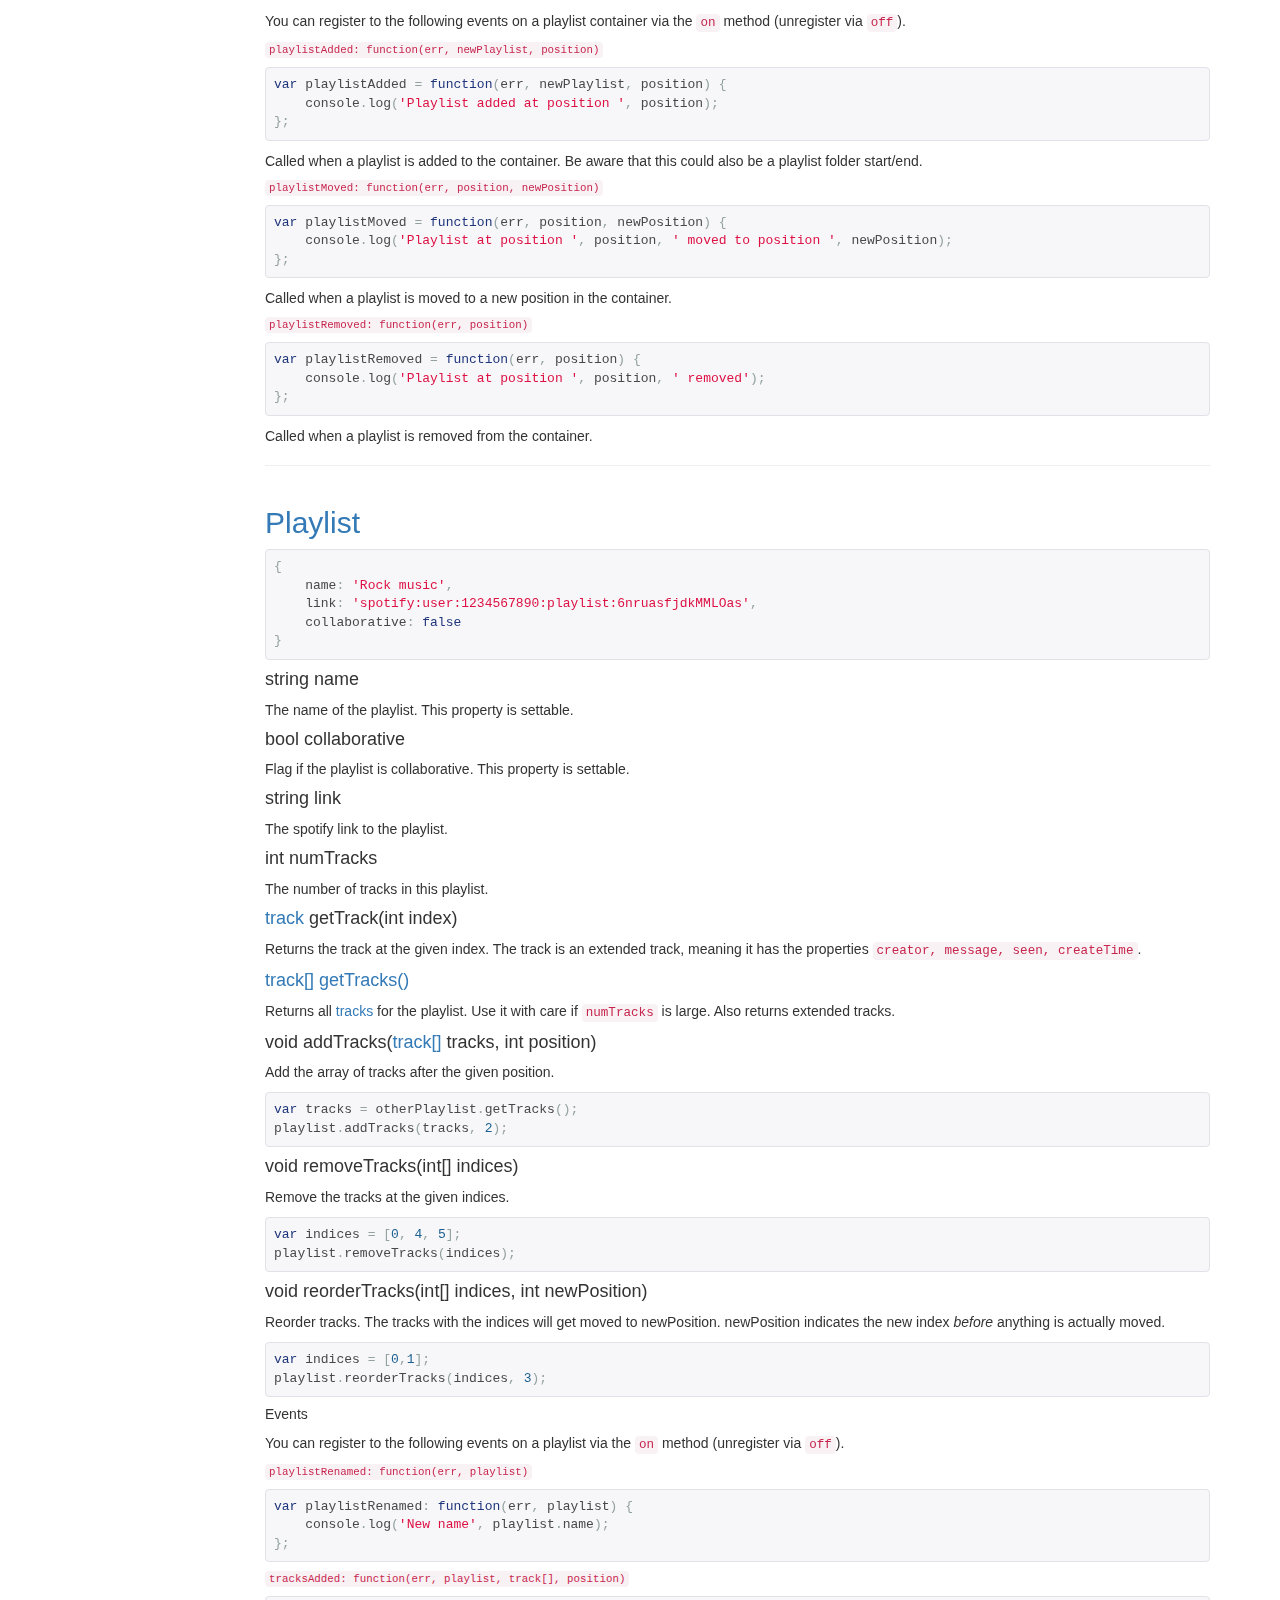
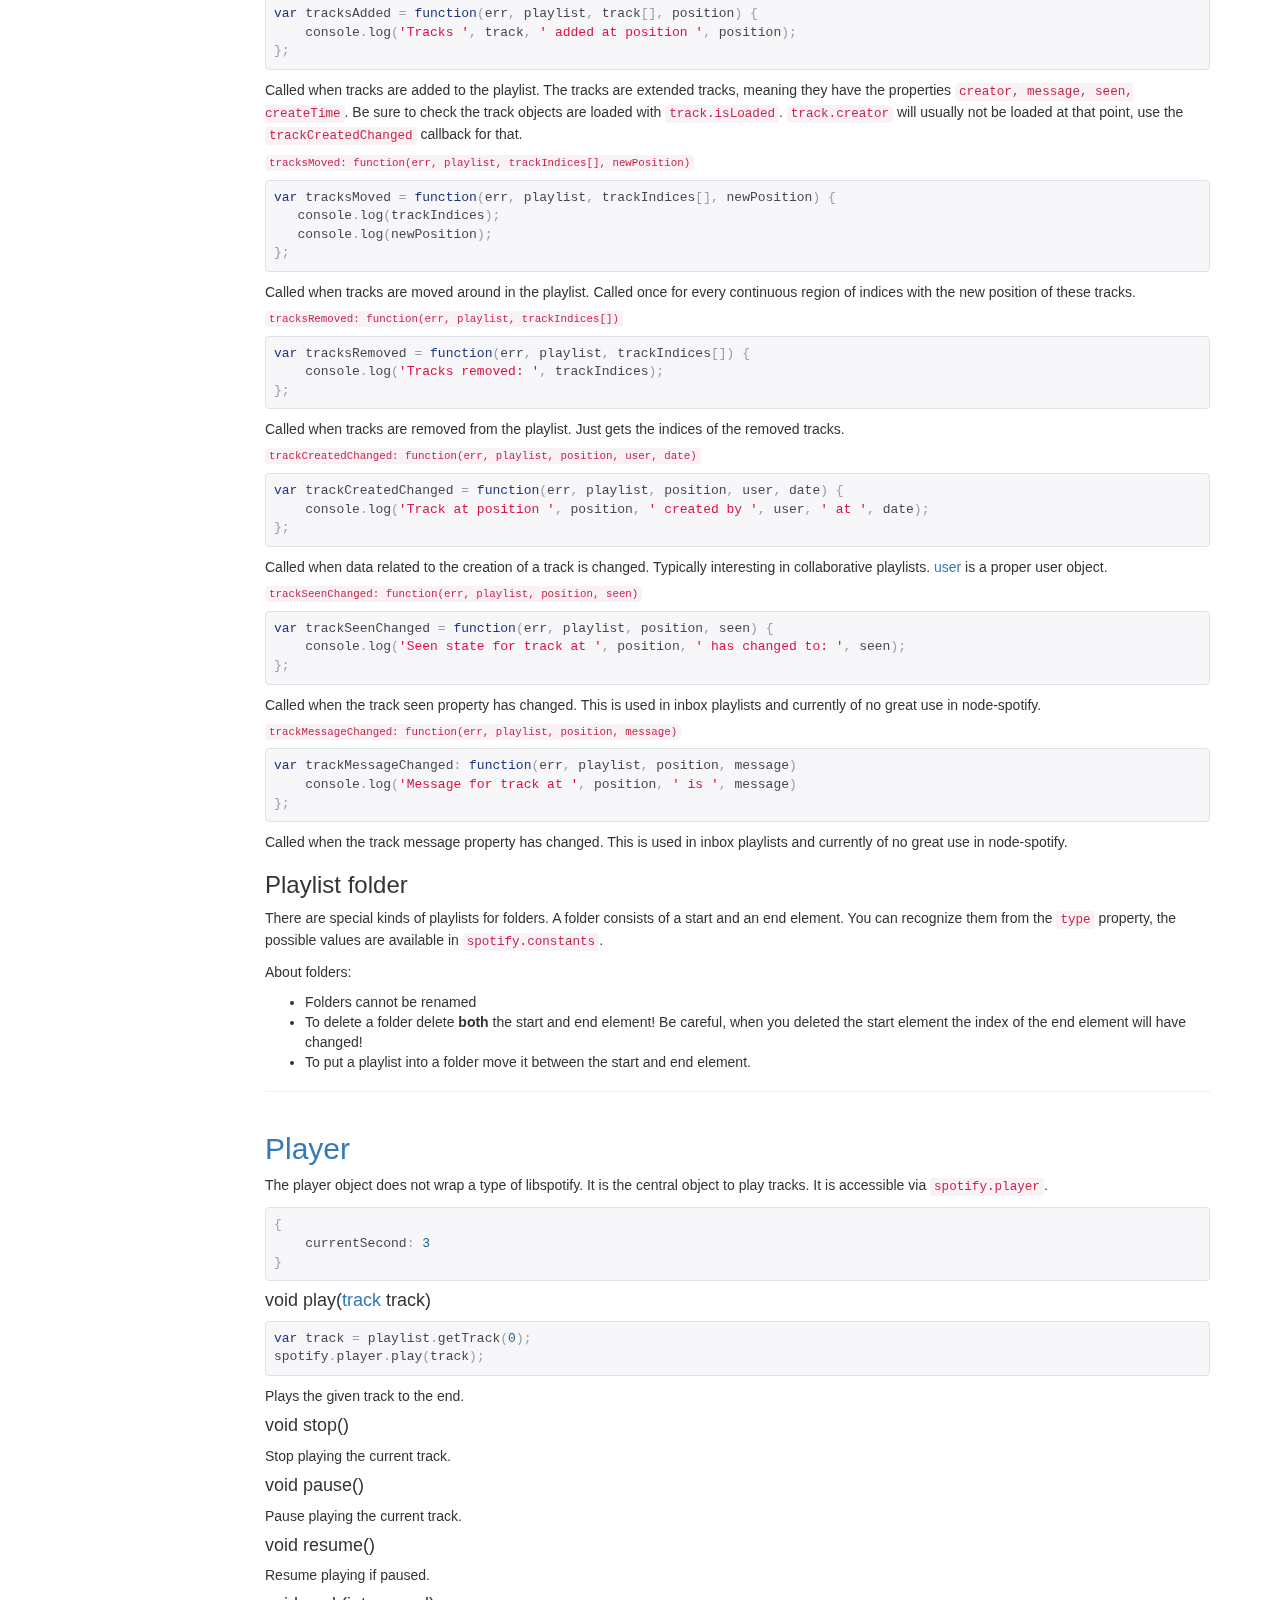
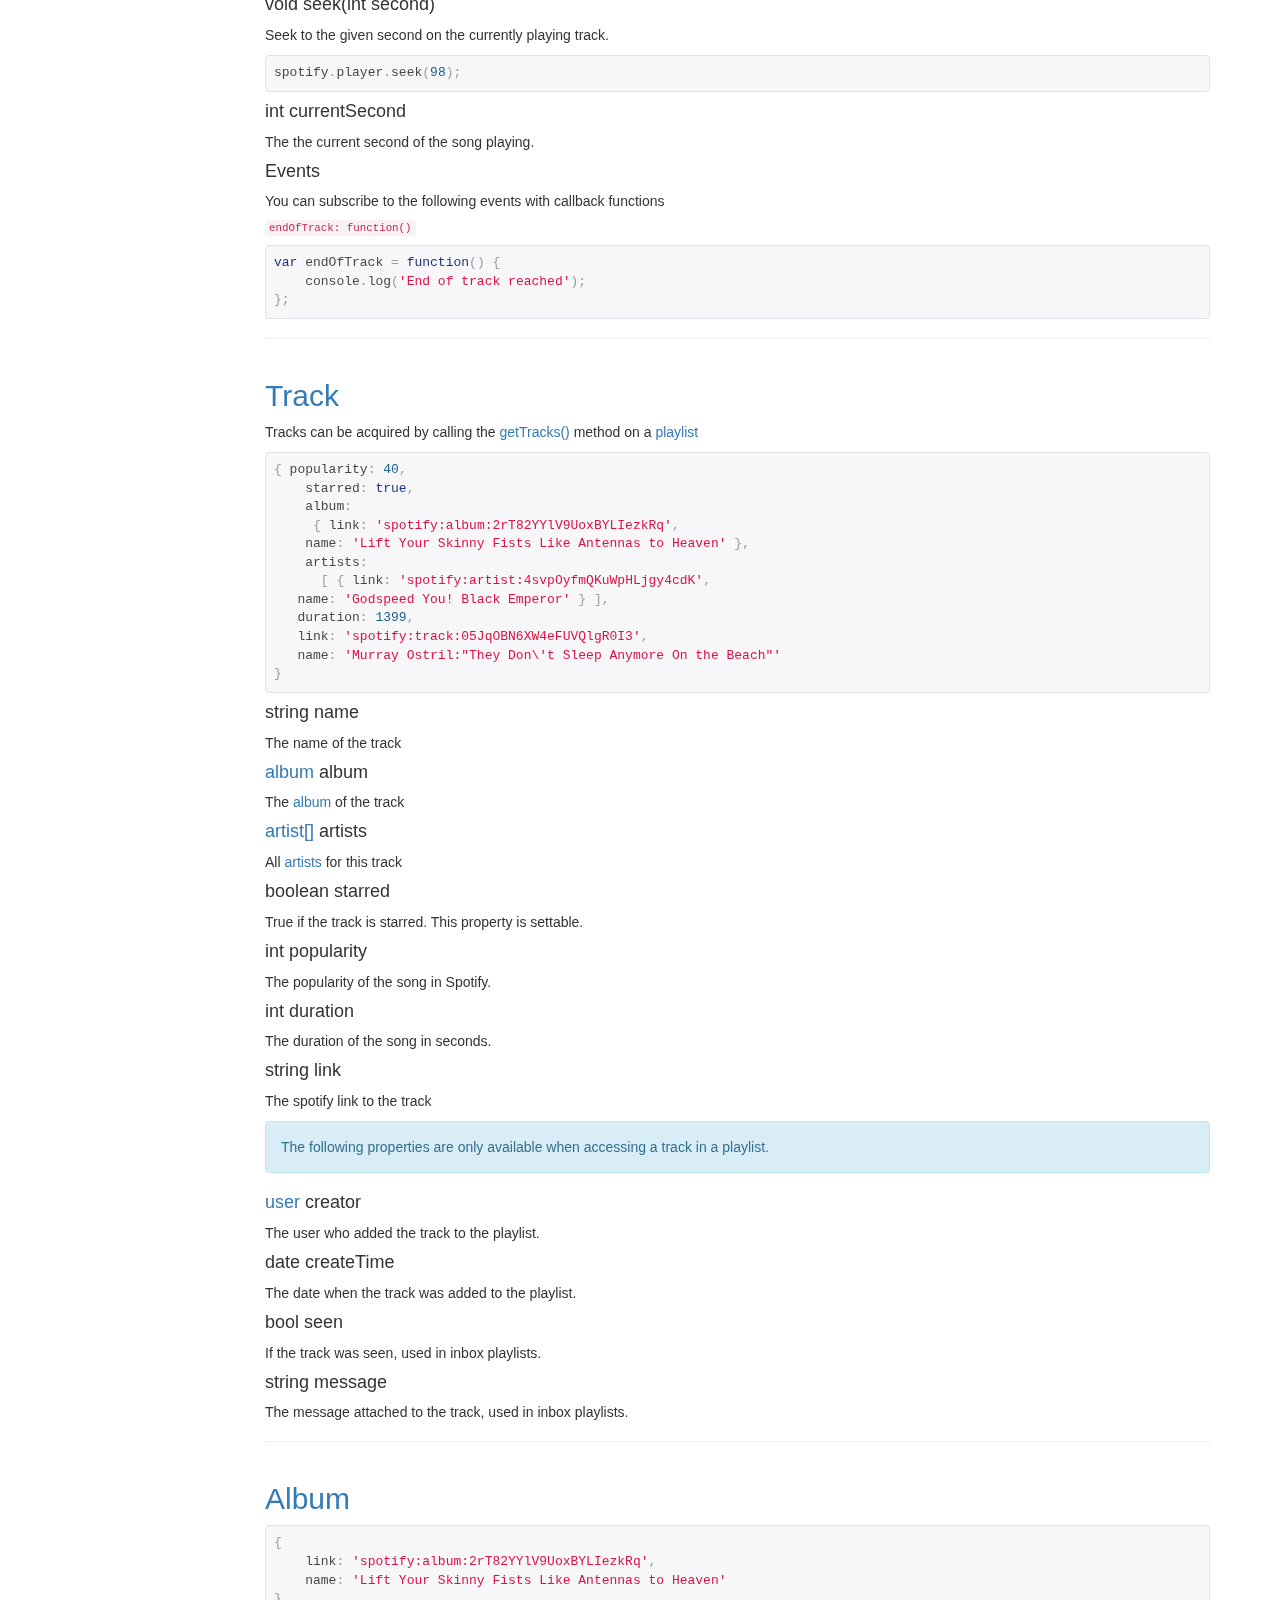
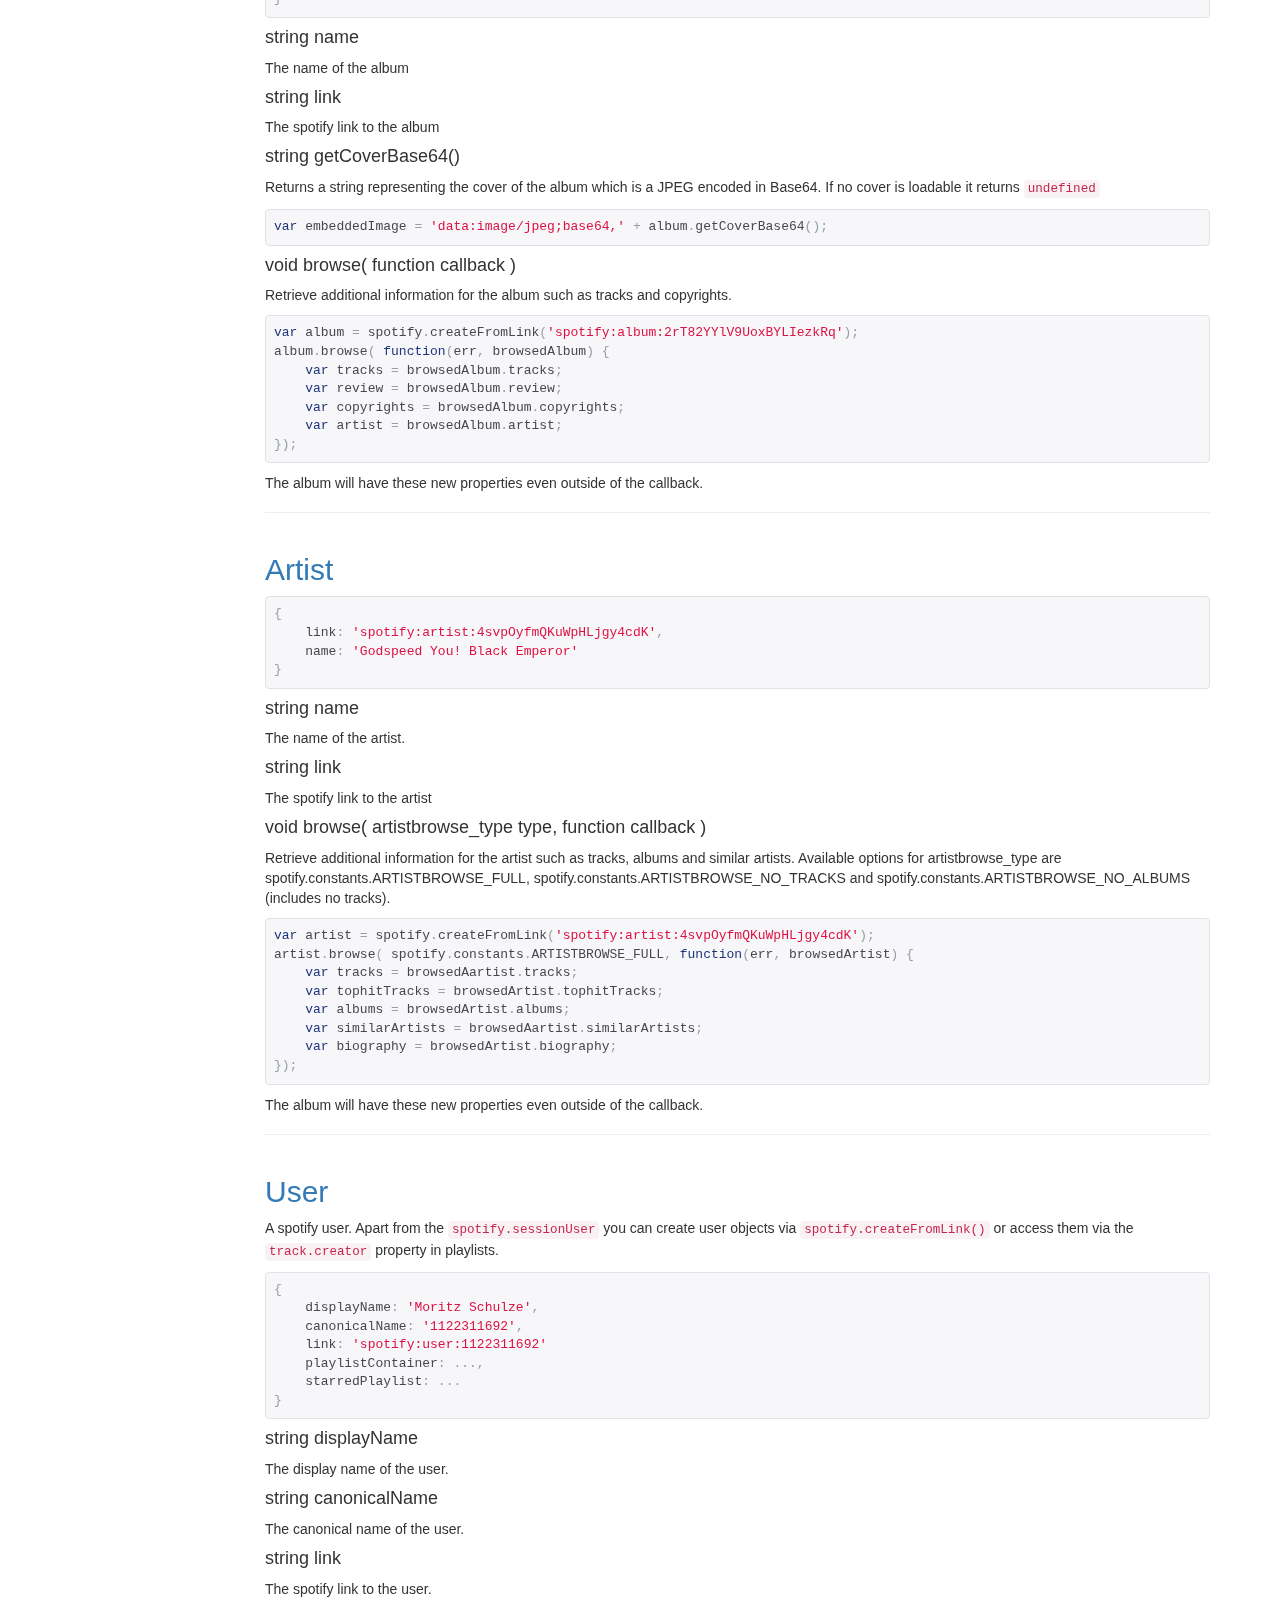
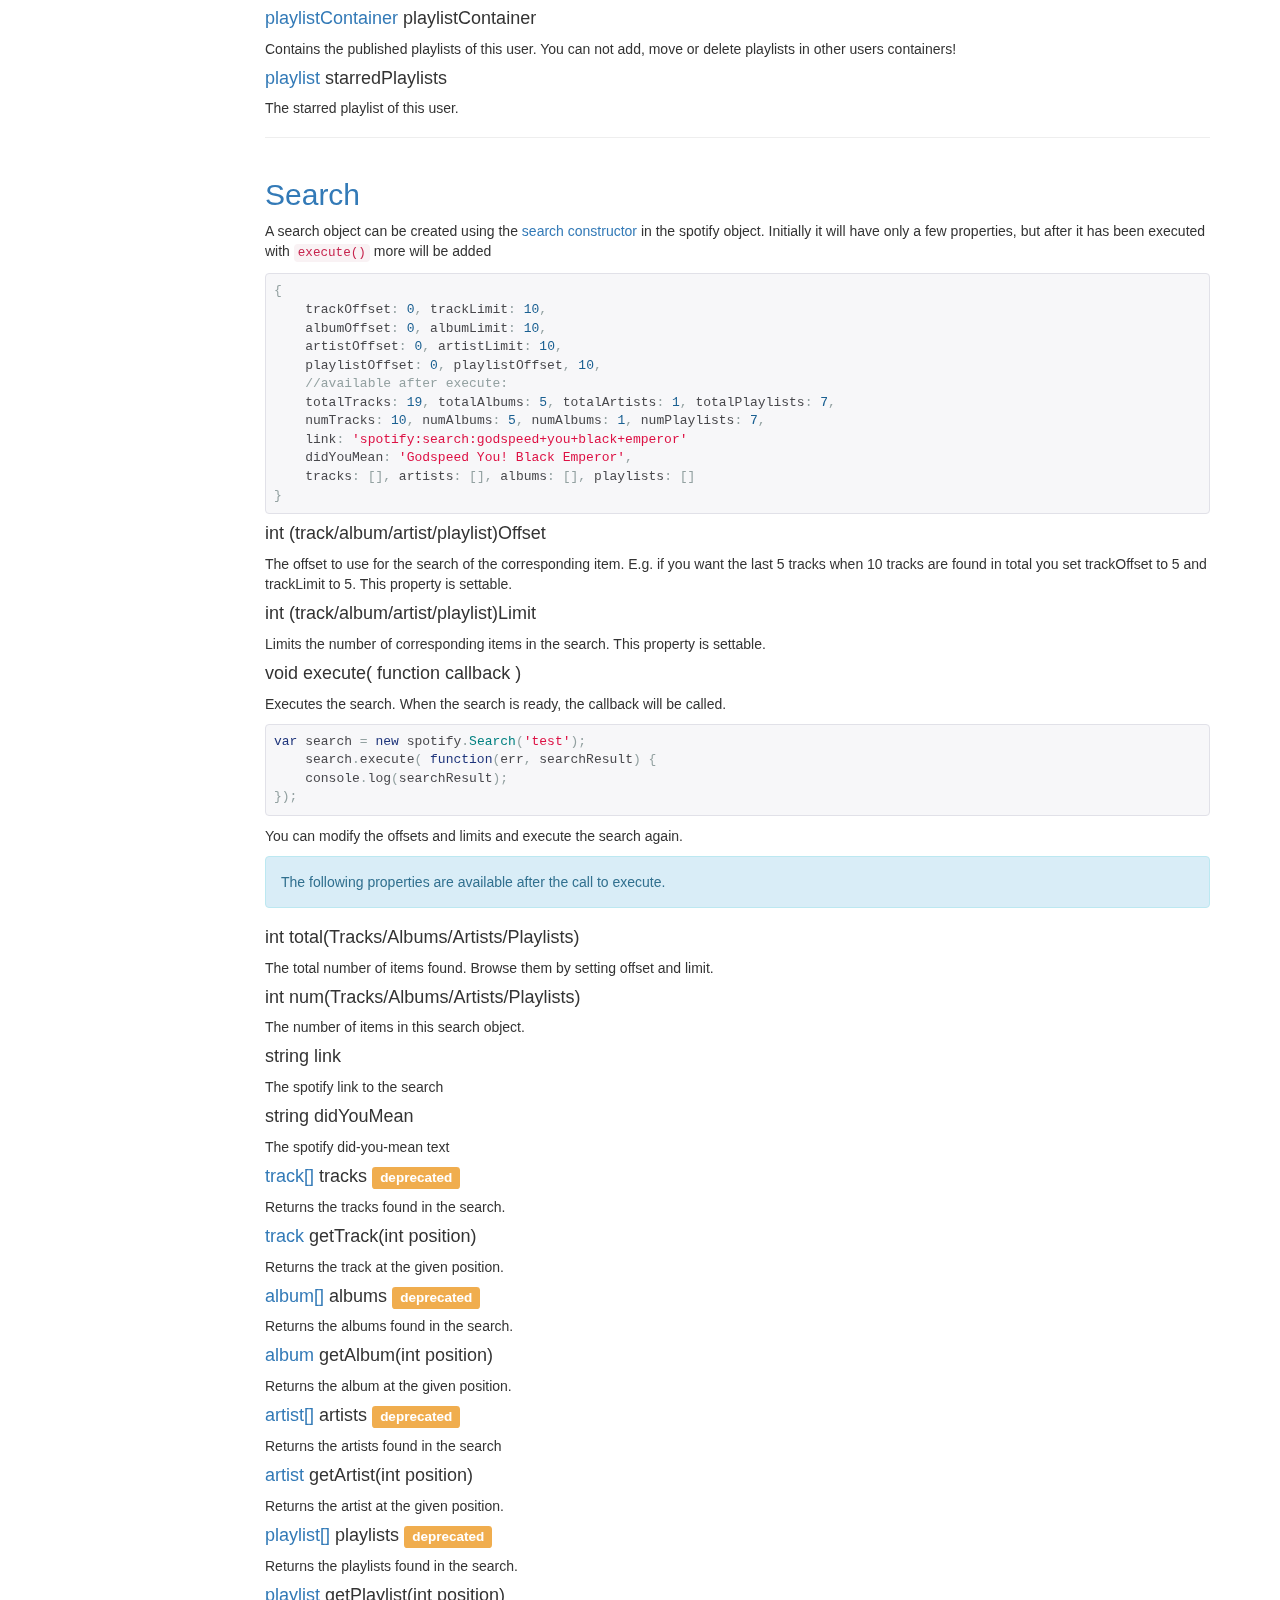
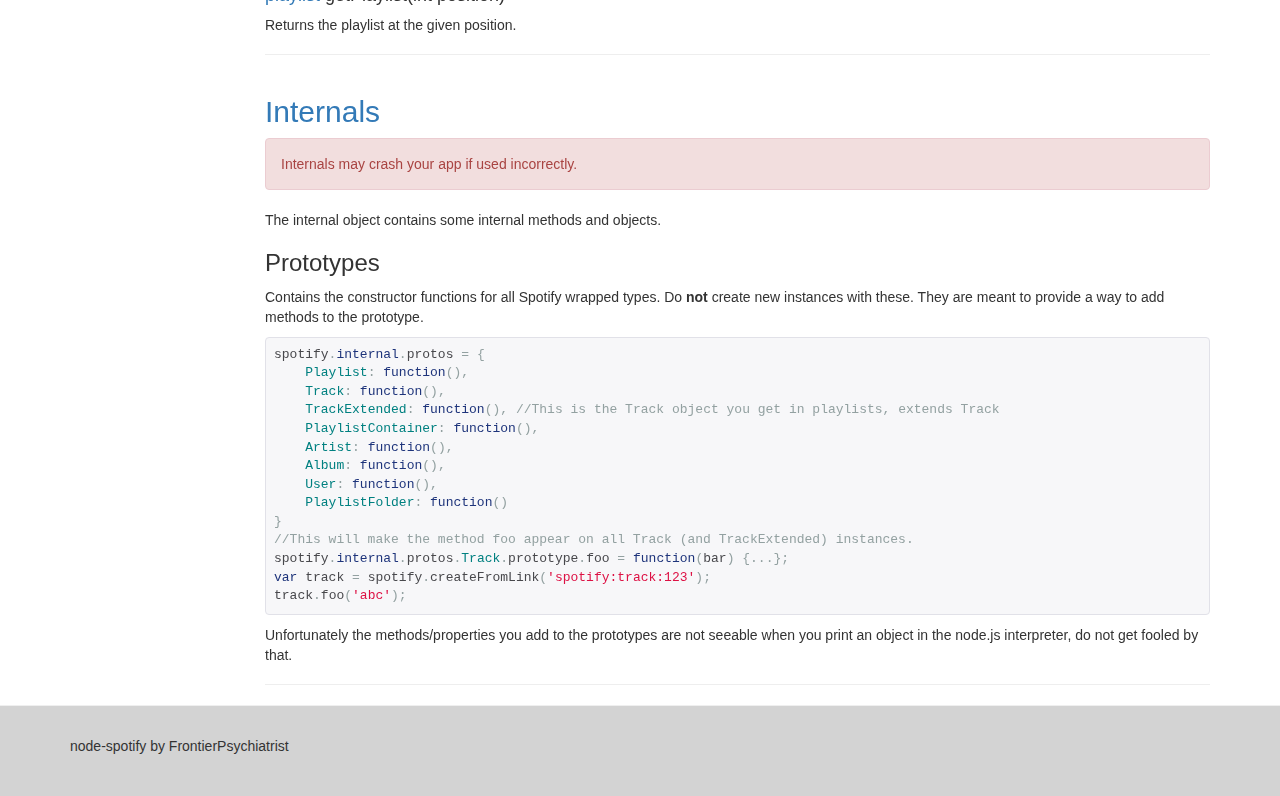
<file: api/0.7.0/api.html>
<!DOCTYPE html><html><head><link rel="stylesheet" href="../../css/bootstrap.min.css" media="screen" type="text/css"><link rel="stylesheet" href="../../css/main.css" media="screen" type="text/css"><script type="text/javascript" src="../../js/jquery.min.js"></script><script type="text/javascript" src="../../js/bootstrap.min.js"></script><meta name="viewport" content="width=device-width, initial-scale=1.0"><meta http-equiv="Content-Type" content="text/html" charset="utf-8"><title>node-spotify: api</title><script type="text/javascript" src="../../js/prettify.js"></script><link rel="stylesheet" href="../../css/prettify.css" type="text/css"></head><body data-spy="scroll" data-target=".sidebar">
<div class="navbar navbar-default">
    <div class="navbar-header"><a href="index.html" class="navbar-brand">Home</a></div>
    <div class="collapse navbar-collapse">
        <ul class="nav navbar-nav">
            <li class="active dropdown"><a href="#" data-toggle="dropdown" role="button" class="dropdown-toggle">API <span class="caret"></span></a>
                <ul role="menu" class="dropdown-menu">
                    <li><a href="../../api.html">current (0.7.1)</a></li>
                    <li><a href="../../api/0.7.0/api.html">0.7.0</a></li>
                    <li><a href="../../api/0.6.0/api.html">0.6.0</a></li>
                    <li><a href="../../api/0.5.4/api.html">0.5.4</a></li>
                    <li><a href="../../api/0.5.2/api.html">0.5.2</a></li>
                    <li><a href="../../api/0.5.1/api.html">0.5.1</a></li>
                    <li><a href="../../api/0.5.0/api.html">0.5.0</a></li>
                    <li><a href="../../api/0.4.1/api.html">0.4.1</a></li>
                </ul>
            </li>
            <li><a href="../../example.html">Examples</a></li>
            <li><a href="../../programmers.html">Into the C++ code</a></li>
            <li><a href="../../impressum.html">Impressum</a></li>
        </ul>
        <!--a(href='demo/index.html').btn.btn-success.pull-right Try it!--></div>
</div>
<div class="container"><div class="row"><div class="col-lg-2"><div class="sidebar"><ul class="nav nav-pills nav-stacked affix"><li class="disabled"><a><b>0.7.0</b></a></li><li><a href="#events">Events</a></li><li><a href="#spotify">Spotify object</a></li><li><a href="#audio-handlers">Audio handlers</a></li><li><a href="#playlistContainer">Playlist container</a></li><li><a href="#playlist">Playlist</a></li><li><a href="#player">Player</a></li><li><a href="#track">Track</a></li><li><a href="#album">Album</a></li><li><a href="#artist">Artist</a></li><li><a href="#user">User</a></li><li><a href="#search">Search</a></li><li><a href="#internal">Internals</a></li></ul></div></div><div class="col-lg-10"><div class="page-header"><h1>node.js API (0.7.0)</h1></div><p>As every other node.js module you just require node-spotify to use it. It returns a function that you can pass
some options. The tracefile won't be created if you just leave it out.</p><p>The appkeyFile option is required. You need an appkey from Spotify to use node-spotify, you can get it from
<a href="https://developer.spotify.com/technologies/libspotify/#application-keys">here</a>.</p><pre class="prettyprint">var options = {
    settingsFolder: 'settings',
    cacheFolder: 'cache',
    traceFile: 'trace.txt' //default is empty,
    appkeyFile: 'spotify_appkey.key' //required
}
var spotify = require('spotify')(options);</pre><p>This will create a Spotify session but perform no further action with it.</p><div class="alert alert-info">Unless specifically mentioned, properties of objects are not writeable (you can't change a track name in Spotify).</div><p>Methods and properties marked with <span class="label label-warning">deprecated</span> will be removed from future releases.
Sections marked with <span class="label label-info">experimental</span> are parts of node-spotify that I know
don't work correctly for all use cases. Please report bugs/enhancements when they don't meet your requirements.</p><div class="page-header"><h2>Caching of the JavaScript wrapper objects</h2></div><p>All JavaScript objects wrapping a Spotify type are created on the fly when you access them. This means everytime you call <code>spotify.playlistContainer</code>
you get a new instance wrapping the same <code>sp_playlistcontainer</code>. Of course this implies everything you did with your previous playlist container is
now gone. Especially the attached event handlers - as soon as the V8 garbage collection kicks in, they are lost.</p><div class="page-header"><h2>Loading and availability of objects</h2></div><p>libspotify unfortunately does return types that are not fully loaded yet. The metadata_updated callback will be called when <i>some</i> object has been loaded. So node-spotify
will in some cases return objects like playlists and tracks that are not yet loaded. You can use the <a href="#waitForLoaded">waitForLoaded</a> helper method to attach a callback
to when an object becomes loaded.</p><div class="page-header"><h2><a id="events">Events</a></h2><p>On <code>playlist</code> objects and <code>playlistContainer</code> objects, the <code>spotify</code> and the <code>player</code> object
you can attach events with the <code>on</code> method. <code>on</code> simply
takes an object that has all the events set you want to attach.</p><p>Careful: <code>on</code> does first remove <i>all</i> old callbacks you had attached and then attach only the ones you provided. So you can not progressively
attach one callback after another, you always have to provide all callbacks you want to attach.</p><p>If you want to remove the callbacks you simply call <code>off</code> without arguments. There is no way to remove single callbacks. Instead,
remove them and reattach only the ones you want to keep.</p><p>Be sure to call <code>off</code> when an object goes out of <i>your</i> scope (e.g. if you don't use a playlist anymore). This will immediately remove all
callbacks. Otherwise you have to rely on the garbage collector to remove them.</p><p>The following events are available:</p><pre class="prettyprint">playlist.on({
    playlistRenamed: function(err, playlist),
    tracksAdded: function(err, playlist, track[], position),
    tracksMoved: function(err, playlist, trackIndices[], newPosition),
    tracksRemoved: function(err, playlist, trackIndices[]),
    trackCreatedChanged: function(err, playlist, position, user, date),
    trackSeenChanged: function(err, playlist, position, seen),
    trackMessageChanged: function(err, playlist, position, message)
});</pre><pre class="prettyprint">playlistContainer.on({
    playlistAdded: function(err, newPlaylist, position),
    playlistMoved: function(err, position, newPosition),
    playlistRemoved: function(err, position)
});</pre><pre class="prettyprint">spotify.on({
    ready: function(),
    metadataUpdated: function(),
    logout: function()
});</pre><pre class="prettyprint">spotify.player.on({
    endOfTrack: function()
});</pre><p>Descriptions for the events can be found in the corresponding objects.</p></div><div class="page-header"><h2><a id="spotify">The spotify object</a></h2><p>This is the object that is returned when you call the function returned by <code>require('spotify')</code>. It's your central point
of interaction with node-spotify.</p><pre class="prettyprint">{
    rememberedUser: '',
    playlistContainer: ...,
    sessionUser: ...,
    version: '0.6.0'
}</pre><h4>string rememberedUser</h4><pre class="prettyprint">console.log(spotify.rememberedUser);
//your@email.com</pre><p>The name of the remebered user if present, <code>undefined</code> otherwise.</p><h4>void login( string username, string password, bool remember, bool useRemembered )</h4><pre class="prettyprint">spotify.login('myusername', 'mypassword', true, false);</pre><p>Starts a spotify session and logs in. Facebook login is possible. The user must have a spotify premium account.
If <code>remember</code> is set to true, the user will be remembered and can relogin the next time. If
<code>useRemembered</code> is set to true, the remembered user will be used.</p><p>Use the <code>ready</code> callback to know when it is safe to call further methods and access properties.</p><h4><a id="searchCtor">search Search( string searchText, optional int offset, optional int limit )</a></h4><p>This is a constructor for the <a href="#search">search</a> object. All of the four entities <a href="#track">track</a>
, <a href="#album">album</a>, <a href="#artist">artist</a> and <a href="#playlist">playlist</a> are searched. For each
there is a limit of the number of items to be returned by the search and a offset to start from. The constructor takes
global values for these but they can be set individually on the returned object.</p><pre class="prettyprint">var search = new spotify.Search('godspeed you black emperor', 2, 10);</pre><h4>spotifyObject createFromLink( string link )</h4><p>Creates a spotify object for the given spotify link. Currently playlists, tracks (also local), artists, albums and users are supported.</p><pre class="prettyprint">var track = spotify.createFromLink('spotify:track:05JqOBN6XW4eFUVQlgR0I3');
var localTrack = spotify.createFromLink('spotify:local:Martin+O%27Donell+%26+Michael+Salvatori:Halo+3%3a+ODST+Original+Soundtrack:Overture:338');
var album = spotify.createFromLink('spotify:album:2rT82YYlV9UoxBYLIezkRq');
var artist = spotify.createFromLink('spotify:artist:4svpOyfmQKuWpHLjgy4cdK');
var playlist = spotify.createFromLink('spotify:user:spotify_germany:playlist:5w4R5dh4lY71G60lltHUl0');
var user = spotify.createFromLink('spotify:user:spotify_germany');</pre><p>If the link is not valid, <code>Undefined</code> is returned.</p><h4><a href="#playlistContainer">playlistContainer</a> playlistContainer</h4><p>The root playlist container, i.e. the one of the user logged in.</p><h4><a href='#user'>user</a> sessionUser</h4><p>The logged in user. Find your starred playlist here.</p><h4><a id="waitForLoaded">waitForLoaded(object[] objects, function callback)</a></h4><p>With this helper function you can queue the processing of objects that maybe aren't loaded yet to the point where they will be loaded. Internally it uses the
libspotify metadata_updated callback to achieve this. The objects in the array may be loaded at different points in time. The callback takes <b>one</b> of the objects
as a parameter.</p><div class="alert alert-warning">Don't attach too many objects</div><p>This method will happily iterate over all objects on each metadata_updated call which might be very frequent.</p><pre class="prettyprint">function printTrack(track) {
    //At this point the track will be loaded
    console.log(track);
}
function waitForTrack(playlist) {
    //At this point the playlist will be loaded
    var track = playlist.getTracks()[0];
    track.position = 0;
    console.log('Track is loaded: ' + track.isLoaded);
    spotify.waitForLoaded([track], printTrack);
}
var playlist = spotify.playlistContainer.getPlaylists()[14];
spotify.waitForLoaded([playlist], waitForTrack);</pre><p>This example will print the first track of the 14th playlist only when it is available. As Javascript is very dynamic don't forget you can attach own properties to the objects
(like the position in this example).</p><h4><a href="#player">player</a> player</h4><p>Object to play tracks.See the description of <a href="#player">player</a>.</p><h4>void logout()</h4><pre class="prettyprint">spotify.logout(function callback);</pre><p>Logs the user out. The callback will be called as soon as the log out is done. You can also set the callback with the property <code>spotify.onLogout</code>.</p><h4>object constants</h4><p>A property containing libspotify constants that are used in some objects.</p><pre class="prettyprint">{
    ARTISTBROWSE_FULL: 0,
    ARTISTBROWSE_NO_TRACKS: 1,
    ARTISTBROWSE_NO_ALBUMS: 2,
    PLAYLIST_TYPE_PLAYLIST: 0,
    PLAYLIST_TYPE_START_FOLDER: 1,
    PLAYLIST_TYPE_END_FOLDER: 2,
    PLAYLIST_TYPE_PLACEHOLDER: 3
}</pre><h4>string version</h4><p>The version of node-spotify you are using.</p><h5>Events</h5><p>You can register to the following events on <code>spotify</code> via the <code>on</code> method (unregister via <code>off</code>).<h6><code>ready: function(err)</code></h6><pre class="prettyprint">var playlist;
var ready = function(err) {
    if(err) {
      console.log(err);
    }
    console.log('spotify is ready!');
    playlist = spotify.playlistContainer.getPlaylist(0);
};
spotify.on({
    ready: ready
});
spotify.login('user', 'password', false, false);</pre><p>Called when it is safe to execute further actions on the <code>spotify</code> object after login. Internally this is called after the
<code>root_playlistcontainer</code> has been loaded. This is your typical entry point for all your app code.</p><h6><code>logout: function()</code></h6><pre class="prettyprint">var logout = function() {
    console.log('Logged out');
};</pre><p>Called when the user is logged out. This is also directly settable in <code>spotify.logout(callback)</code>.</p><h6><code>metadataUpdated: function()</code></h6><p>This callback is called whenever new data for a spotify type is loaded. It is internally used in <code><a href='#waitForLoaded'>waitForLoaded</a></code>
and typically is not needed by a user of node-spotify. Even if you attach a callback an internal callback will remain in use.</p><h6><code>playTokenLost: function()</code></h6><pre class="prettyprint">var playTokenLost = function() {
  console.log('The play token has been lost.');
};</pre><p>This callback is called when another spotify application starts to play with the same account while node-spotify is playing.
It can be used to notify the user. The player will be in a paused state when this is called, you can use
<code>spotify.player.resume()</code> to regain the play token.</p></p></div><div class="page-header"><h2><a id="audio-handlers">Audio handlers</a></h2><p>You can select between two audio handlers. This should be done only once directly after startup.</p><h3>Native audio handler</h3><p>This is the default audio handler. It uses a platforms audio to play music with the <a href="#player">player</a>.
On OSX it uses OpenAL, on Linux ALSA. Windows is not supported.</p><p>You can select to use this audio handler by calling <code>spotify.useNativeAudio()</code>. This is enabled by default. This audio
handler is the same that was in version 0.6.0, so if you use it you don't have to do anything.</p><p>You can disable it completely by compiling with <code>--native_audio=false</code>.</p><h3>NodeJS audio handler&nbsp;<span class="label label-info">experimental</span></h3><p>The NodeJS audio handler enables you to handle the audio in JavaScript. If you compile with <code>--native_audio=false</code>
it's your only choice and the <a href="#player">player</a> won't work until you enable it. You have to enable it
manually since it takes an argument.</p><p>This audio handler is <b>experimental</b> since version 0.7.0. If you encounter bugs, please report them.</p><p>To use the NodeJS audio handler use the following code</p><pre class="prettyprint">var resumeFunction = spotify.useNodjsAudio(handleAudio);
function handleAudio(err, buffer) {
  if(err) throw err;
  var needMoreData = true;
  // write buffer somewhere, set needMoreData
  // if necessary call resumeFunction();
  return needMoreData;
}</pre><p>You have to pass a callback that gets an error (currently always undefined) and a <a href="http://nodejs.org/api/buffer.html" target="NEW">buffer</a>
and returns true if more data should be sent or false if no more data is needed at the moment. <code>useNodejsAudio</code> returns a
function that you can use to reenable sending of data if you have previously returned false from the callback.</p><p>The buffer object has three additional properties:</p><pre class="prettyprint">buffer.numberOfSamples = 4096;
buffer.sampleRate = 44100;
buffer.channels = 2;</pre><p>Currently pause, seek and stop support is not very good for this audio handler.</p></div><div class="page-header"><h2><a id="playlistContainer">Playlist container</a></h2><pre class="prettyprint">{
    numPlaylists: 50,
    owner: ...
}</pre><h4>int numPlaylists</h4><p>The number of playlists in this container.</p><h4><a href="#playlist">playlist</a> getPlaylist(int index)</h4><p>Returns the playlist at the given index.</p><h4><a href="#playlist">playlist[]</a> getPlaylist()</h4><p>All playlists in this playlist container. Use this with care if <code>numPlaylists</code> is large.</p><h4><a href='#user'>user</a> owner</h4><p>The owner of the playlist container.</p><h4>void addPlaylist(string name)</h4><p>Create a new playlist. You should access the new playlist via the playlist_added callback.</p><h4>void addFolder(int position, string name)</h4><p>Adds a new playlist folder at the given position (0-based). This will actually create two special playlists, the folder start and folder end. To put a playlist in
the folder, move it beyond the start but before the end. If you want to delete the folder you <b>must</b> delete both elements, otherwise you will have an orphaned element.</p><h4>void deletePlaylist(int index)</h4><p>Deletes the playlist at the given index (0-based).</p><div class="alert alert-warning">When deleting folders, make sure to delete the start- and end element.</div><h4>void movePlaylist(int index, int newPosition)</h4><p>Move the playlist at the index to the given new position. The position is the desired index <i>before</i> anything is moved.
Example: Imagine you have three playlists<ul><li>Playlist 1 (index: 0)</li><li>Playlist 2 (index: 1)</li><li>Playlist 3 (index: 2)</li></ul>If you want to move Playlist 1 behind Playlist 2 the desired index is 2, so you call movePlaylist(0, 2). If you want to move Playlist 2 before Playlist 1 the desired
index is 0, so you call movePlaylist(1, 0).</p><h5>Events</h5><p>You can register to the following events on a playlist container via the <code>on</code> method (unregister via <code>off</code>).<h6><code>playlistAdded: function(err, newPlaylist, position)</code></h6><pre class="prettyprint">var playlistAdded = function(err, newPlaylist, position) {
    console.log('Playlist added at position ', position);
};</pre><p>Called when a playlist is added to the container. Be aware that this could also be a playlist folder start/end.</p><h6><code>playlistMoved: function(err, position, newPosition)</code></h6><pre class="prettyprint">var playlistMoved = function(err, position, newPosition) {
    console.log('Playlist at position ', position, ' moved to position ', newPosition);
};</pre><p>Called when a playlist is moved to a new position in the container.</p><h6><code>playlistRemoved: function(err, position)</code></h6><pre class="prettyprint">var playlistRemoved = function(err, position) {
    console.log('Playlist at position ', position, ' removed');
};</pre><p>Called when a playlist is removed from the container.</p></p></div><div class="page-header"><h2><a id="playlist">Playlist</a></h2><pre class="prettyprint">{
    name: 'Rock music',
    link: 'spotify:user:1234567890:playlist:6nruasfjdkMMLOas',
    collaborative: false
}</pre><h4>string name</h4><p>The name of the playlist. This property is settable.</p><h4>bool collaborative</h4><p>Flag if the playlist is collaborative. This property is settable.</p><h4>string link</h4><p>The spotify link to the playlist.</p><h4>int numTracks</h4><p>The number of tracks in this playlist.</p><h4><a href="#track">track</a> getTrack(int index)</h4><p>Returns the track at the given index. The track is an extended track, meaning it has the properties <code>creator, message, seen, createTime</code>.</p><h4><a id="getTracks">track[] getTracks()</a></h4><p>Returns all <a href="#track">tracks</a> for the playlist. Use it with care if <code>numTracks</code> is large. Also returns extended tracks.</p><h4>void addTracks(<a href="#track">track[]</a> tracks, int position)</h4><p>Add the array of tracks after the given position.</p><pre class="prettyprint">var tracks = otherPlaylist.getTracks();
playlist.addTracks(tracks, 2);</pre><h4>void removeTracks(int[] indices)</h4><p>Remove the tracks at the given indices.</p><pre class="prettyprint">var indices = [0, 4, 5];
playlist.removeTracks(indices);</pre><h4>void reorderTracks(int[] indices, int newPosition)</h4><p>Reorder tracks. The tracks with the indices will get moved to newPosition. newPosition indicates the new index <i>before</i> anything is actually moved.</p><pre class="prettyprint">var indices = [0,1];
playlist.reorderTracks(indices, 3);</pre><h5>Events</h5><p>You can register to the following events on a playlist via the <code>on</code> method (unregister via <code>off</code>).<h6><code>playlistRenamed: function(err, playlist)</code></h6><pre class="prettyprint">var playlistRenamed: function(err, playlist) {
    console.log('New name', playlist.name);
};</pre><h6><code>tracksAdded: function(err, playlist, track[], position)</code></h6><pre class="prettyprint">var tracksAdded = function(err, playlist, track[], position) {
    console.log('Tracks ', track, ' added at position ', position);
};</pre><p>Called when tracks are added to the playlist. The tracks are extended tracks, meaning they have the properties <code>creator, message, seen, createTime</code>.
Be sure to check the track objects are loaded with <code>track.isLoaded</code>.
<code>track.creator</code> will usually not be loaded at that point, use the <code>trackCreatedChanged</code> callback for that.</p><h6><code>tracksMoved: function(err, playlist, trackIndices[], newPosition)</code></h6><pre class="prettyprint">var tracksMoved = function(err, playlist, trackIndices[], newPosition) {
   console.log(trackIndices);
   console.log(newPosition);
};</pre><p>Called when tracks are moved around in the playlist. Called once for every continuous region of indices with the new position of these tracks.</p><h6><code>tracksRemoved: function(err, playlist, trackIndices[])</code></h6><pre class="prettyprint">var tracksRemoved = function(err, playlist, trackIndices[]) {
    console.log('Tracks removed: ', trackIndices);
};</pre><p>Called when tracks are removed from the playlist. Just gets the indices of the removed tracks.</p><h6><code>trackCreatedChanged: function(err, playlist, position, user, date)</code></h6><pre class="prettyprint">var trackCreatedChanged = function(err, playlist, position, user, date) {
    console.log('Track at position ', position, ' created by ', user, ' at ', date);
};</pre><p>Called when data related to the creation of a track is changed. Typically interesting in collaborative playlists. <a href='#user'>user</a>
is a proper user object.</p><h6><code>trackSeenChanged: function(err, playlist, position, seen)</code></h6><pre class="prettyprint">var trackSeenChanged = function(err, playlist, position, seen) {
    console.log('Seen state for track at ', position, ' has changed to: ', seen);
};</pre><p>Called when the track seen property has changed. This is used in inbox playlists and currently of no great use in node-spotify.</p><h6><code>trackMessageChanged: function(err, playlist, position, message)</code></h6><pre class="prettyprint">var trackMessageChanged: function(err, playlist, position, message)
    console.log('Message for track at ', position, ' is ', message)
};</pre><p>Called when the track message property has changed. This is used in inbox playlists and currently of no great use in node-spotify.</p></p><h3>Playlist folder</h3><p>There are special kinds of playlists for folders. A folder consists of a start and an end element. You can recognize them from the <code>type</code> property, the possible
values are available in <code>spotify.constants</code>.</p><p>About folders:<ul><li>Folders cannot be renamed</li><li>To delete a folder delete <b>both</b> the start and end element! Be careful, when you deleted the start element the index of the end element will have changed!</li><li>To put a playlist into a folder move it between the start and end element.</li></ul></p></div><div class="page-header"><h2><a id="player">Player</a></h2><p>The player object does not wrap a type of libspotify. It is the central object to play tracks. It is accessible
via <code>spotify.player</code>.</p><pre class="prettyprint">{
    currentSecond: 3
}</pre><h4>void play(<a href='#track'>track</a> track)</h4><pre class="prettyprint">var track = playlist.getTrack(0);
spotify.player.play(track);</pre><p>Plays the given track to the end.</p><h4>void stop()</h4><p>Stop playing the current track.</p><h4>void pause()</h4><p>Pause playing the current track.</p><h4>void resume()</h4><p>Resume playing if paused.</p><h4>void seek(int second)</h4><p>Seek to the given second on the currently playing track.</p><pre class="prettyprint">spotify.player.seek(98);</pre><h4>int currentSecond</h4><p>The the current second of the song playing.</p><h4>Events</h4><p>You can subscribe to the following events with callback functions<h6><code>endOfTrack: function()</code></h6><pre class="prettyprint">var endOfTrack = function() {
    console.log('End of track reached');
};</pre></p></div><div class="page-header"><h2><a id="track">Track</a></h2><p>Tracks can be acquired by calling the <a href="#getTracks">getTracks()</a> method on a <a href="#playlist">playlist</a></p><pre class="prettyprint">{ popularity: 40,
    starred: true,
    album:
     { link: 'spotify:album:2rT82YYlV9UoxBYLIezkRq',
    name: 'Lift Your Skinny Fists Like Antennas to Heaven' },
    artists:
      [ { link: 'spotify:artist:4svpOyfmQKuWpHLjgy4cdK',
   name: 'Godspeed You! Black Emperor' } ],
   duration: 1399,
   link: 'spotify:track:05JqOBN6XW4eFUVQlgR0I3',
   name: 'Murray Ostril:"They Don\'t Sleep Anymore On the Beach"'
}</pre><h4>string name</h4><p>The name of the track</p><h4><a href='#album'>album</a> album</h4><p>The <a href="#album">album</a> of the track</p><h4><a href='#artist'>artist[]</a> artists</h4><p>All <a href="#artist">artists</a> for this track</p><h4>boolean starred</h4><p>True if the track is starred. This property is settable.</p><h4>int popularity</h4><p>The popularity of the song in Spotify.</p><h4>int duration</h4><p>The duration of the song in seconds.</p><h4>string link</h4><p>The spotify link to the track</p><div class="alert alert-info">The following properties are only available when accessing a track in a playlist.</div><h4><a href='#user'>user</a> creator</h4><p>The user who added the track to the playlist.</p><h4>date createTime</h4><p>The date when the track was added to the playlist.</p><h4>bool seen</h4><p>If the track was seen, used in inbox playlists.</p><h4>string message</h4><p>The message attached to the track, used in inbox playlists.</p></div><div class="page-header"><h2><a id="album">Album</a></h2><pre class="prettyprint">{
    link: 'spotify:album:2rT82YYlV9UoxBYLIezkRq',
    name: 'Lift Your Skinny Fists Like Antennas to Heaven'
}</pre><h4>string name</h4><p>The name of the album</p><h4>string link</h4><p>The spotify link to the album</p><h4>string getCoverBase64()</h4><p>Returns a string representing the cover of the album which is a JPEG encoded in Base64. If no cover is loadable
it returns <code>undefined</code></p><pre class="prettyprint">var embeddedImage = 'data:image/jpeg;base64,' + album.getCoverBase64();</pre><h4>void browse( function callback )</h4><p>Retrieve additional information for the album such as tracks and copyrights.</p><pre class="prettyprint">var album = spotify.createFromLink('spotify:album:2rT82YYlV9UoxBYLIezkRq');
album.browse( function(err, browsedAlbum) {
    var tracks = browsedAlbum.tracks;
    var review = browsedAlbum.review;
    var copyrights = browsedAlbum.copyrights;
    var artist = browsedAlbum.artist;
});</pre><p>The album will have these new properties even outside of the callback.</p></div><div class="page-header"><h2><a id="artist">Artist</a></h2><pre class="prettyprint">{
    link: 'spotify:artist:4svpOyfmQKuWpHLjgy4cdK',
    name: 'Godspeed You! Black Emperor'
}</pre><h4>string name</h4><p>The name of the artist.</p><h4>string link</h4><p>The spotify link to the artist</p><h4>void browse( artistbrowse_type type, function callback )</h4><p>Retrieve additional information for the artist such as tracks, albums and similar artists. Available options for
artistbrowse_type are spotify.constants.ARTISTBROWSE_FULL, spotify.constants.ARTISTBROWSE_NO_TRACKS and spotify.constants.ARTISTBROWSE_NO_ALBUMS (includes no tracks).</p><pre class="prettyprint">var artist = spotify.createFromLink('spotify:artist:4svpOyfmQKuWpHLjgy4cdK');
artist.browse( spotify.constants.ARTISTBROWSE_FULL, function(err, browsedArtist) {
    var tracks = browsedAartist.tracks;
    var tophitTracks = browsedArtist.tophitTracks;
    var albums = browsedArtist.albums;
    var similarArtists = browsedAartist.similarArtists;
    var biography = browsedArtist.biography;
});</pre><p>The album will have these new properties even outside of the callback.</p></div><div class="page-header"><h2><a id="user">User</a></h2><p>A spotify user. Apart from the <code>spotify.sessionUser</code> you can create user objects via <code>spotify.createFromLink()</code>
or access them via the <code>track.creator</code> property in playlists.</p><pre class="prettyprint">{
    displayName: 'Moritz Schulze',
    canonicalName: '1122311692',
    link: 'spotify:user:1122311692'
    playlistContainer: ...,
    starredPlaylist: ...
}</pre><h4>string displayName</h4><p>The display name of the user.</p><h4>string canonicalName</h4><p>The canonical name of the user.</p><h4>string link</h4><p>The spotify link to the user.</p><h4><a href='#playlistContainer'>playlistContainer</a> playlistContainer</h4><p>Contains the published playlists of this user. You can not add, move or delete playlists in other users containers!</p><h4><a href='#playlist'>playlist</a> starredPlaylists</h4><p>The starred playlist of this user.</p></div><div class="page-header"><h2><a id="search">Search</a></h2><p>A search object can be created using the <a href="#searchCtor">search constructor</a> in the spotify object. Initially it will have
only a few properties, but after it has been executed with <code>execute()</code> more will be added</p><pre class="prettyprint">{
    trackOffset: 0, trackLimit: 10,
    albumOffset: 0, albumLimit: 10,
    artistOffset: 0, artistLimit: 10,
    playlistOffset: 0, playlistOffset, 10,
    //available after execute:
    totalTracks: 19, totalAlbums: 5, totalArtists: 1, totalPlaylists: 7,
    numTracks: 10, numAlbums: 5, numAlbums: 1, numPlaylists: 7,
    link: 'spotify:search:godspeed+you+black+emperor'
    didYouMean: 'Godspeed You! Black Emperor',
    tracks: [], artists: [], albums: [], playlists: []
}</pre><h4>int (track/album/artist/playlist)Offset</h4><p>The offset to use for the search of the corresponding item. E.g. if you want the last 5 tracks when 10 tracks
are found in total you set trackOffset to 5 and trackLimit to 5. This property is settable.</p><h4>int (track/album/artist/playlist)Limit</h4><p>Limits the number of corresponding items in the search. This property is settable.</p><h4>void execute( function callback )</h4><p>Executes the search. When the search is ready, the callback will be called.</p><pre class="prettyprint">var search = new spotify.Search('test');
    search.execute( function(err, searchResult) {
    console.log(searchResult);
});</pre><p>You can modify the offsets and limits and execute the search again.</p><div class="alert alert-info">The following properties are available after the call to execute.</div><h4>int total(Tracks/Albums/Artists/Playlists)</h4><p>The total number of items found. Browse them by setting offset and limit.</p><h4>int num(Tracks/Albums/Artists/Playlists)</h4><p>The number of items in this search object.</p><h4>string link</h4><p>The spotify link to the search</p><h4>string didYouMean</h4><p>The spotify did-you-mean text</p><h4><a href="#track">track[]</a> tracks <span class="label label-warning">deprecated</span></h4><p>Returns the tracks found in the search.</p><h4><a href="#track">track</a> getTrack(int position)</h4><p>Returns the track at the given position.</p><h4><a href="#album">album[]</a> albums <span class="label label-warning">deprecated</span></h4><p>Returns the albums found in the search.</p><h4><a href="#album">album</a> getAlbum(int position)</h4><p>Returns the album at the given position.</p><h4><a href="#artist">artist[]</a> artists <span class="label label-warning">deprecated</span></h4><p>Returns the artists found in the search</p><h4><a href="#artist">artist</a> getArtist(int position)</h4><p>Returns the artist at the given position.</p><h4><a href="#playlist">playlist[]</a> playlists <span class="label label-warning">deprecated</span></h4><p>Returns the playlists found in the search.</p><h4><a href="#playlist">playlist</a> getPlaylist(int position)</h4><p>Returns the playlist at the given position.</p></div><div class="page-header"><h2><a id="internal">Internals</a></h2><p><div class="alert alert-danger">Internals may crash your app if used incorrectly.</div></p><p>The internal object contains some internal methods and objects.</p><h3>Prototypes</h3><p>Contains the constructor functions for all Spotify wrapped types. Do <b>not</b> create new instances with these. They
are meant to provide a way to add methods to the prototype.</p><pre class="prettyprint">spotify.internal.protos = {
    Playlist: function(),
    Track: function(),
    TrackExtended: function(), //This is the Track object you get in playlists, extends Track
    PlaylistContainer: function(),
    Artist: function(),
    Album: function(),
    User: function(),
    PlaylistFolder: function()
}
//This will make the method foo appear on all Track (and TrackExtended) instances.
spotify.internal.protos.Track.prototype.foo = function(bar) {...};
var track = spotify.createFromLink('spotify:track:123');
track.foo('abc');</pre><p>Unfortunately the methods/properties you add to the prototypes are not seeable when you print an object
in the node.js interpreter, do not get fooled by that.</p></div></div></div><script>!function($) {$(function() {window.prettyPrint && prettyPrint()})}(window.jQuery)</script></div><footer class="footer"><div class="container"><p>node-spotify by FrontierPsychiatrist</p></div></footer></body></html>
</file>
<file: css/main.css>
footer {
    background-color: #D3D3D3;
    padding: 30px 0;
    border-top: 1px solid #EFEFEF;
}
</file>
<file: css/prettify.css>
.com { color: #93a1a1; }
.lit { color: #195f91; }
.pun, .opn, .clo { color: #93a1a1; }
.fun { color: #dc322f; }
.str, .atv { color: #D14; }
.kwd, .prettyprint .tag { color: #1e347b; }
.typ, .atn, .dec, .var { color: teal; }
.pln { color: #48484c; }

.prettyprint {
    padding: 8px;
    background-color: #f7f7f9;
    border: 1px solid #e1e1e8;
}
.prettyprint.linenums {
    -webkit-box-shadow: inset 40px 0 0 #fbfbfc, inset 41px 0 0 #ececf0;
    -moz-box-shadow: inset 40px 0 0 #fbfbfc, inset 41px 0 0 #ececf0;
    box-shadow: inset 40px 0 0 #fbfbfc, inset 41px 0 0 #ececf0;
}

/* Specify class=linenums on a pre to get line numbering */
ol.linenums {
    margin: 0 0 0 33px; /* IE indents via margin-left */
}
ol.linenums li {
    padding-left: 12px;
    color: #bebec5;
    line-height: 20px;
    text-shadow: 0 1px 0 #fff;
}
</file>
